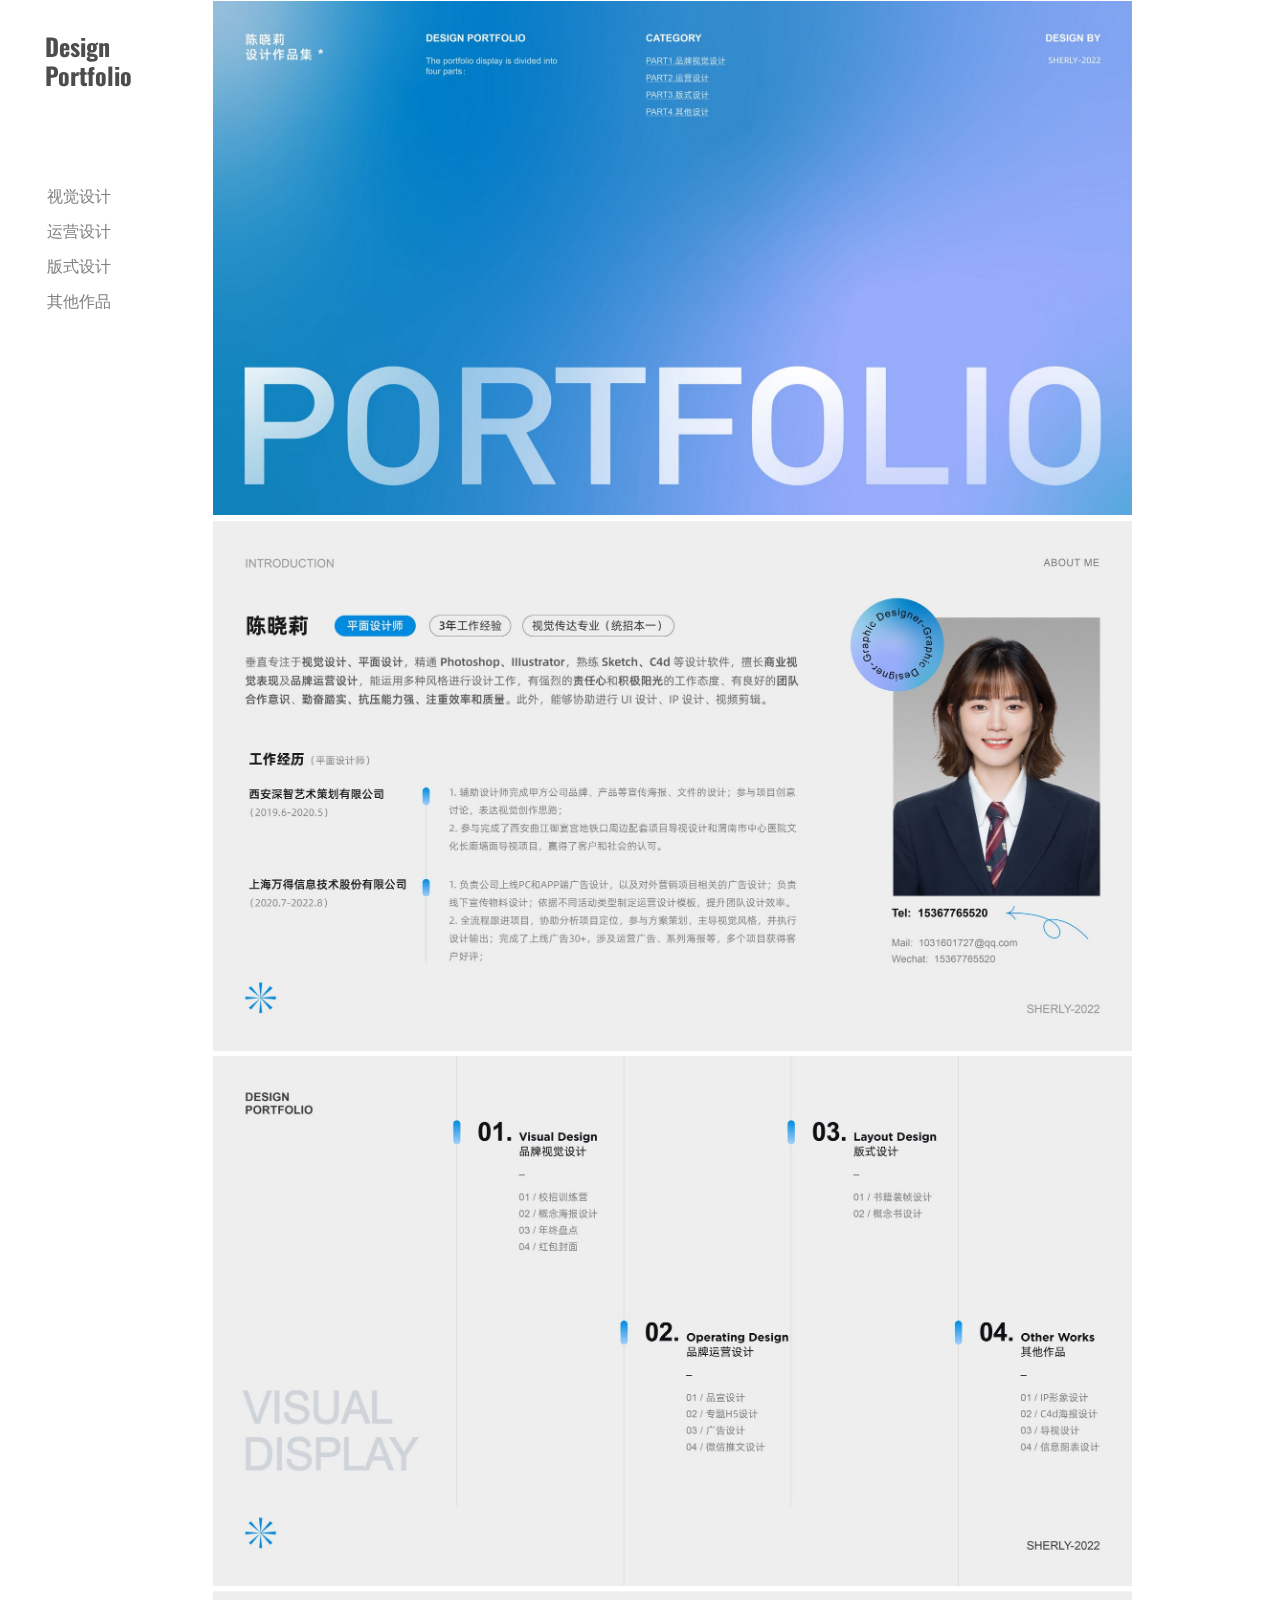
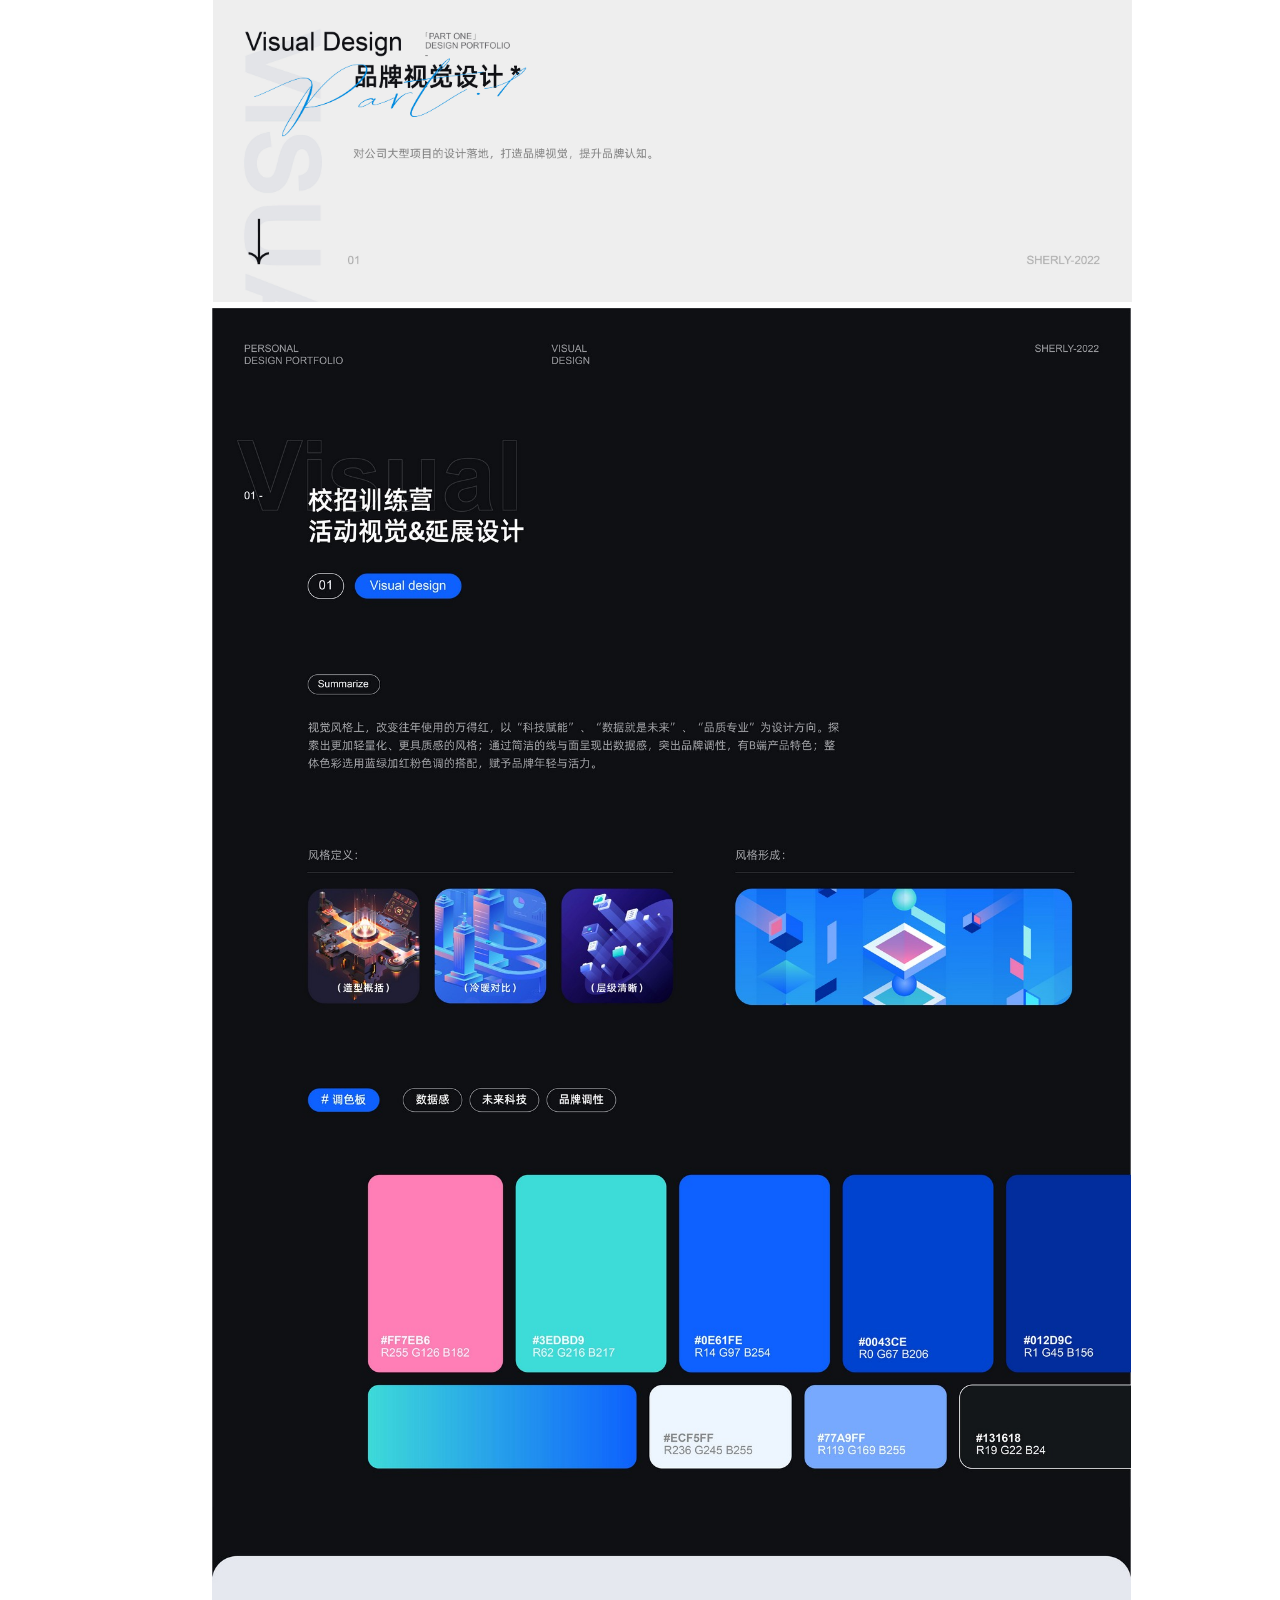
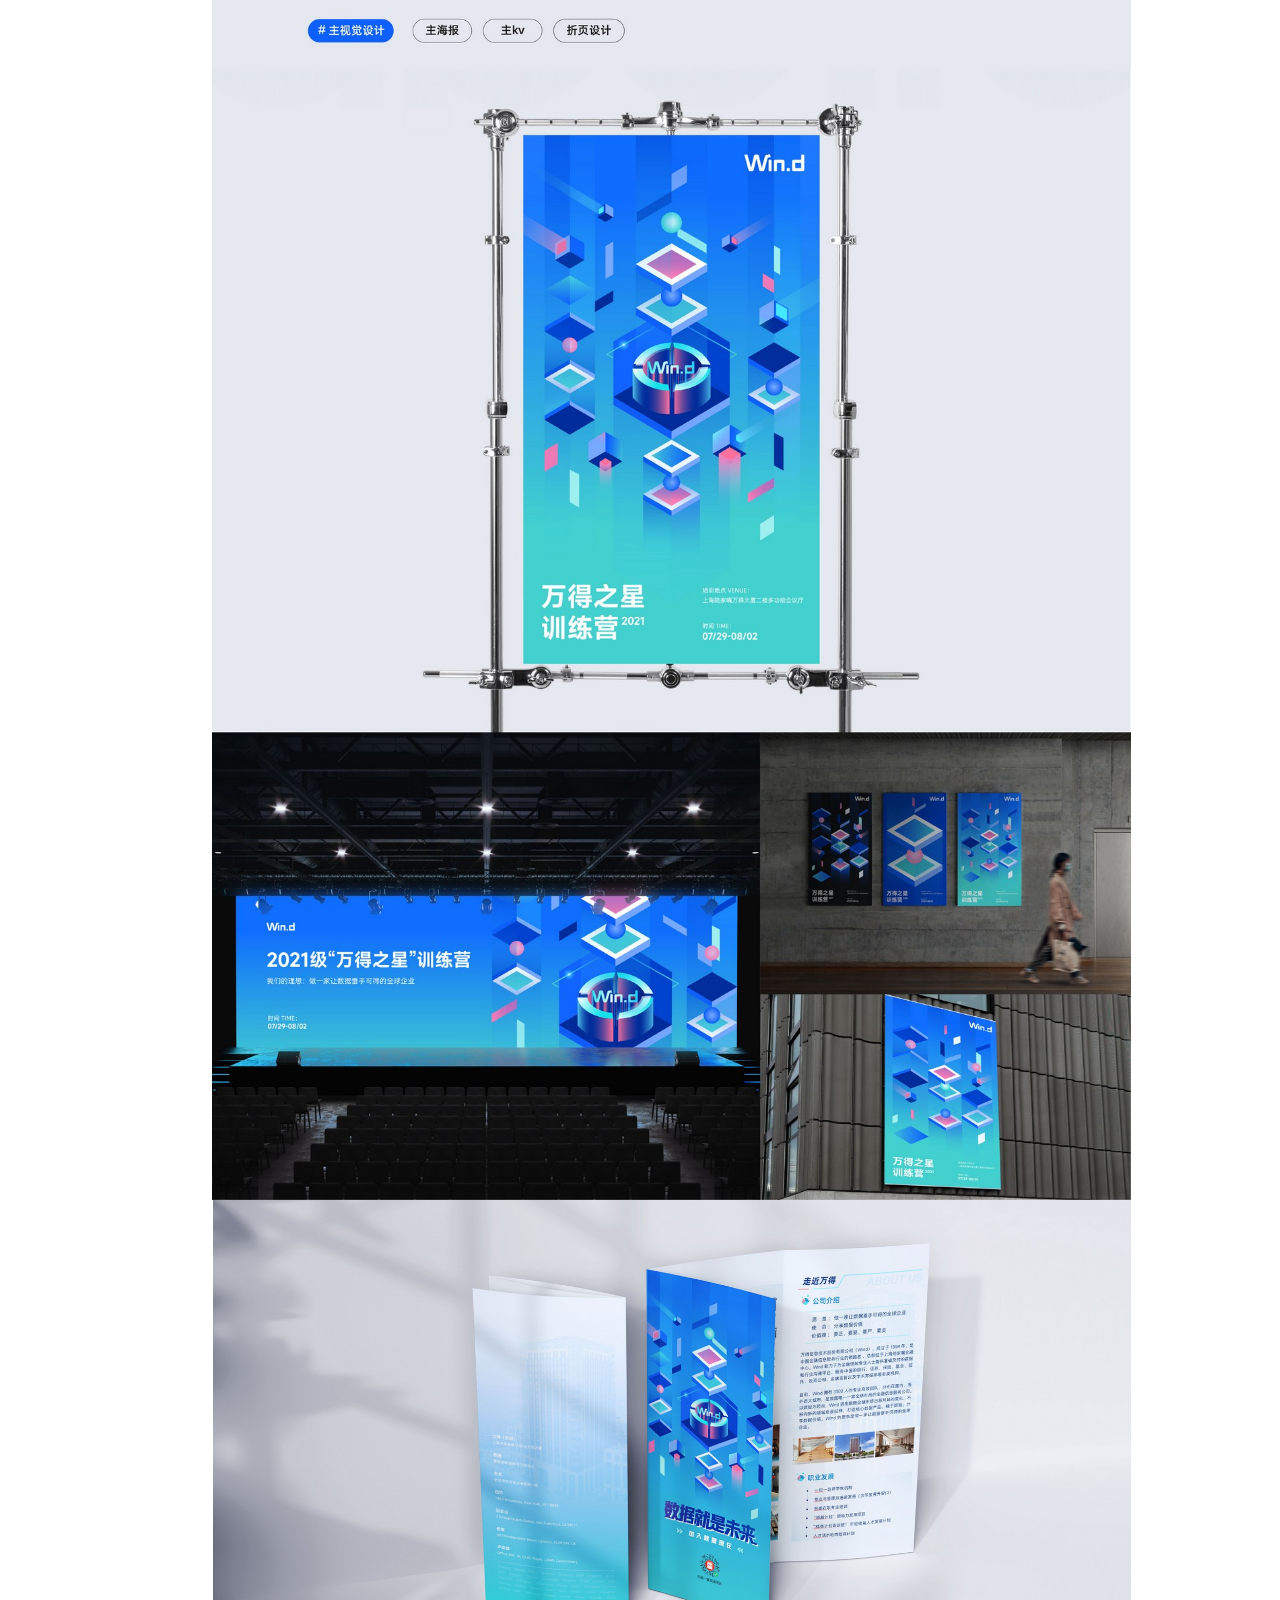
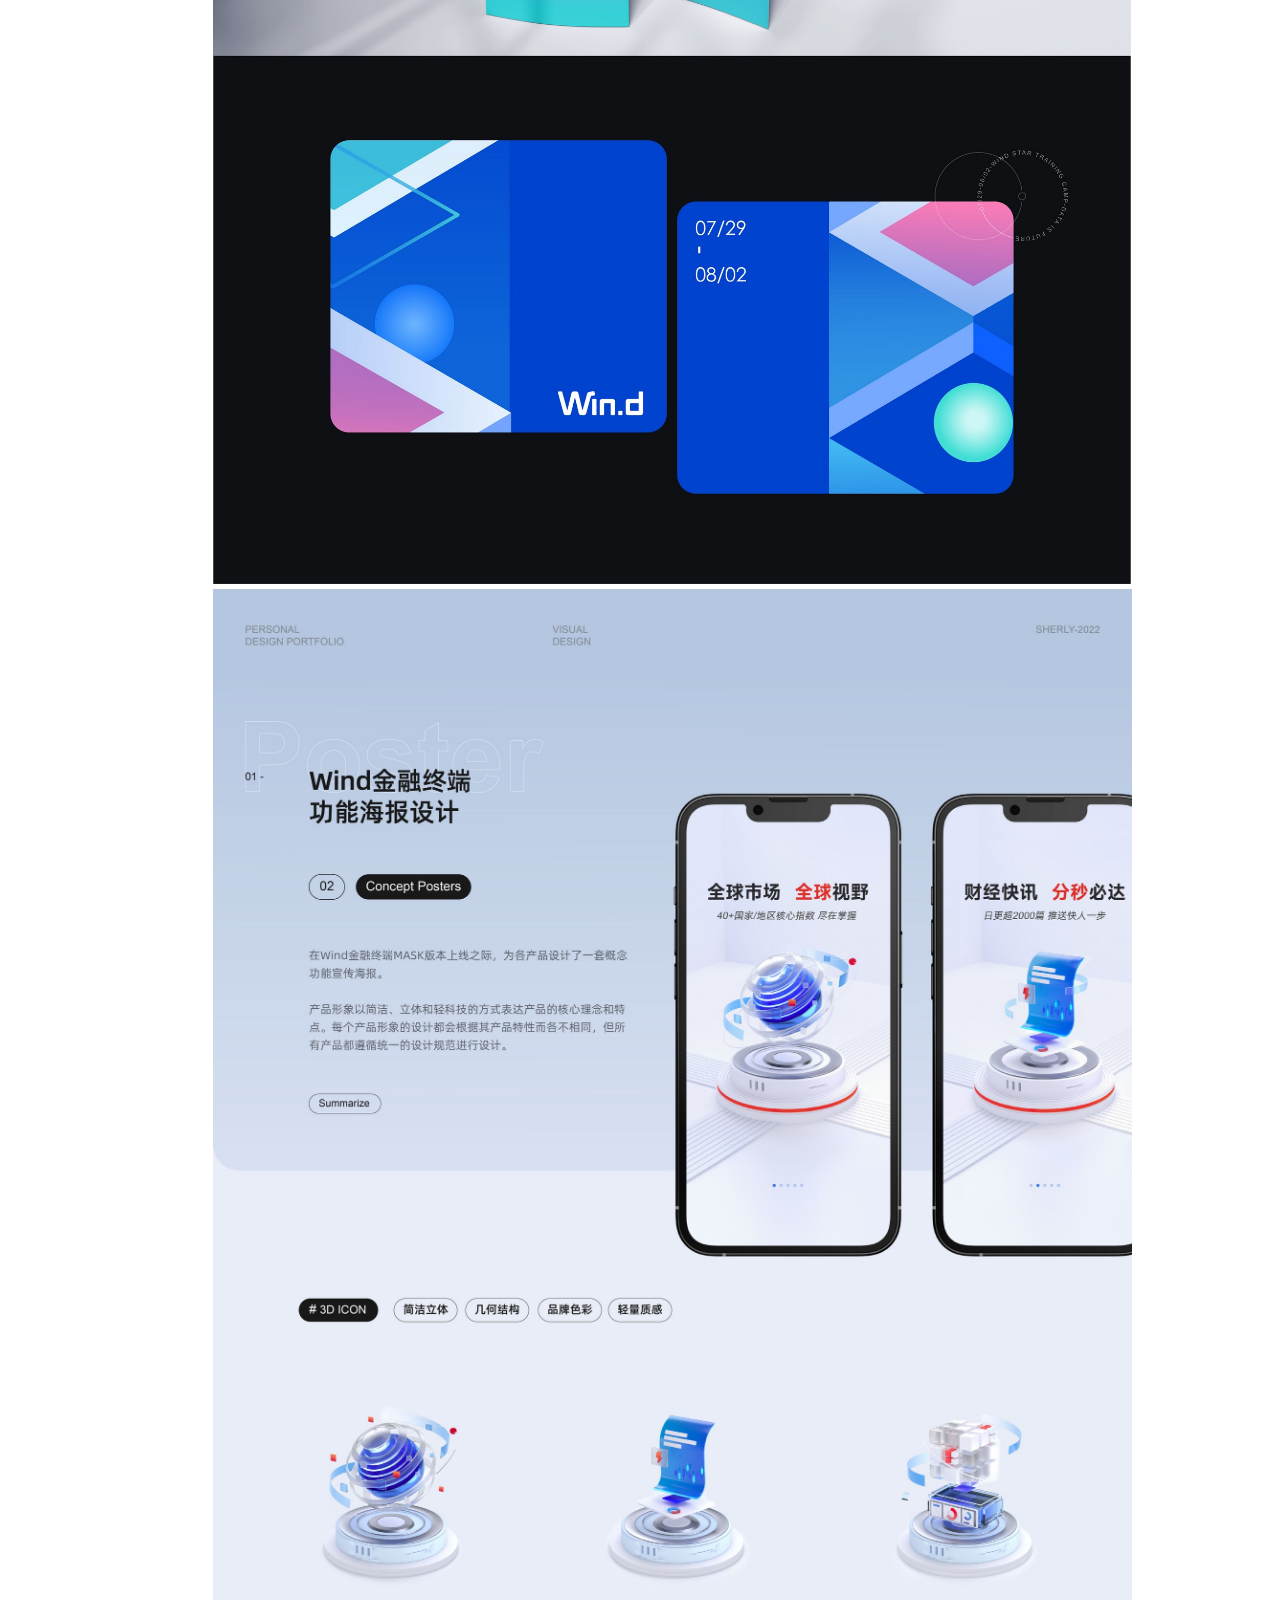
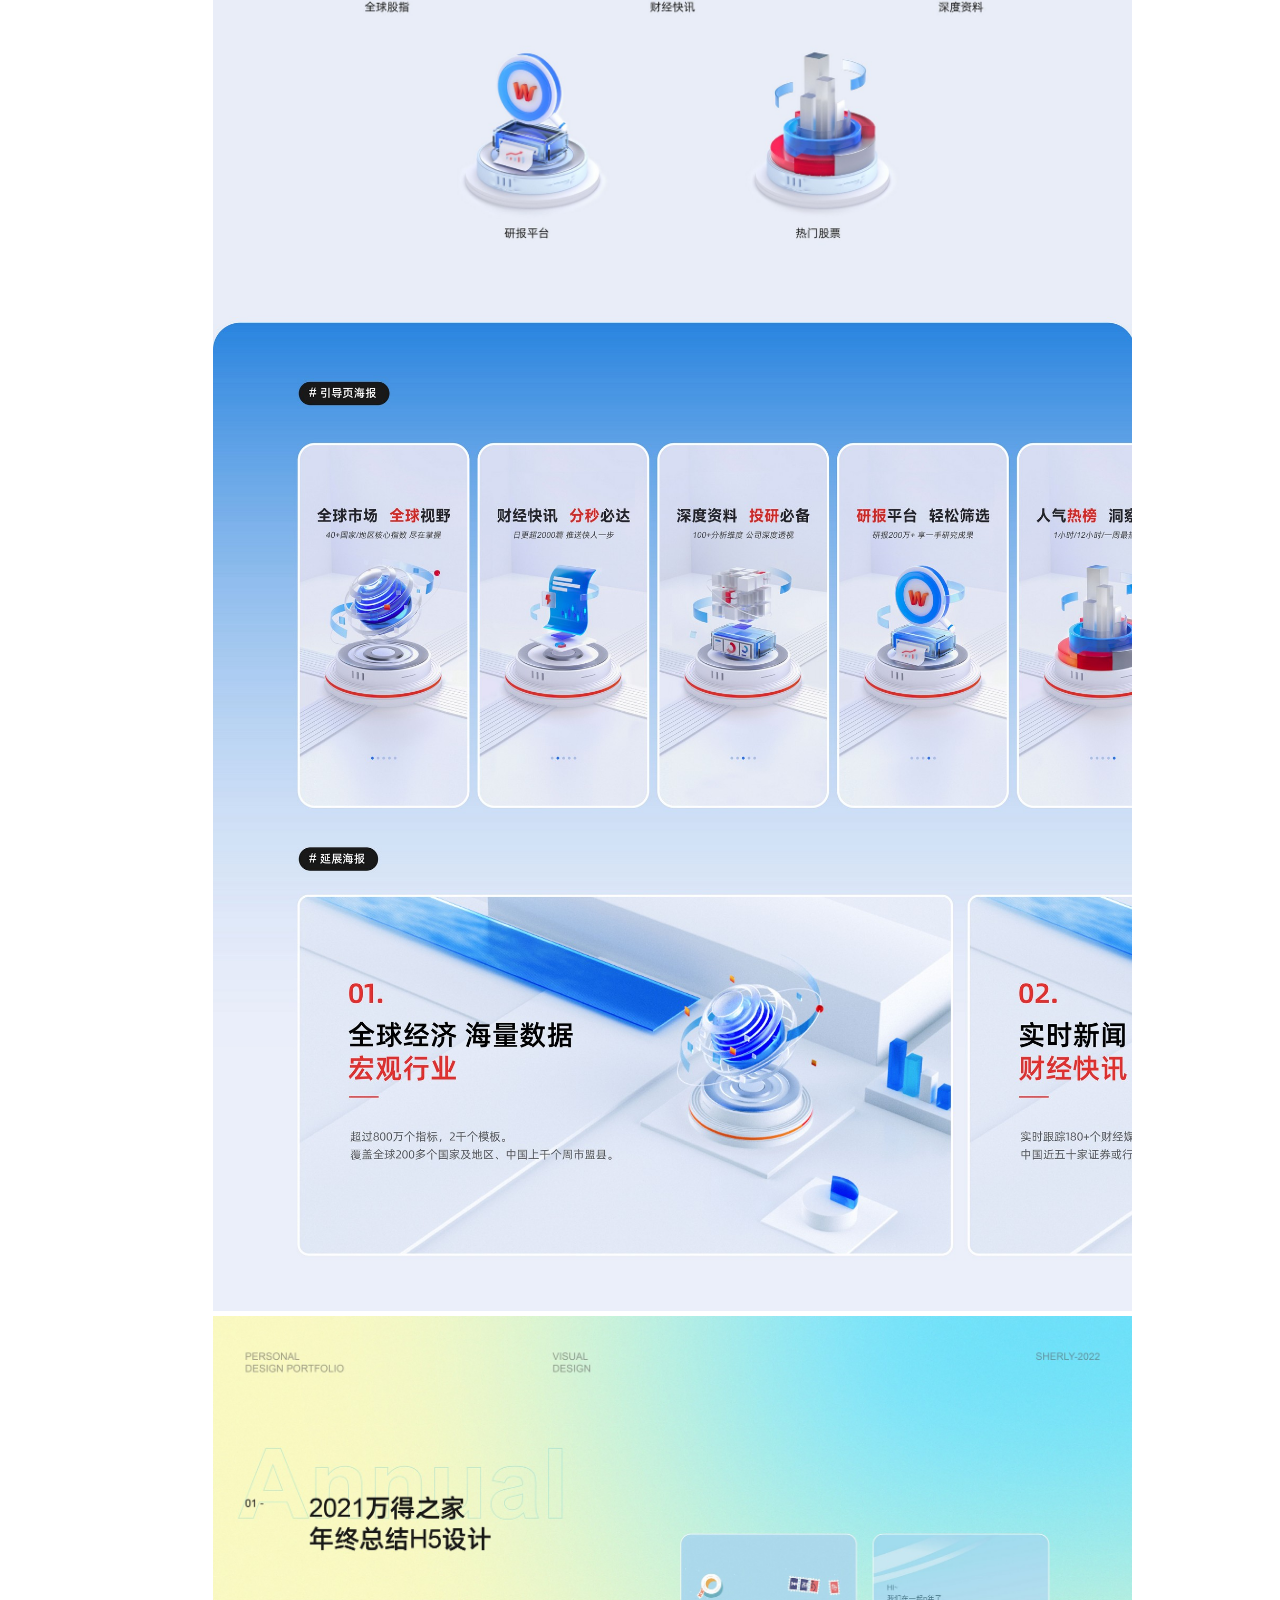
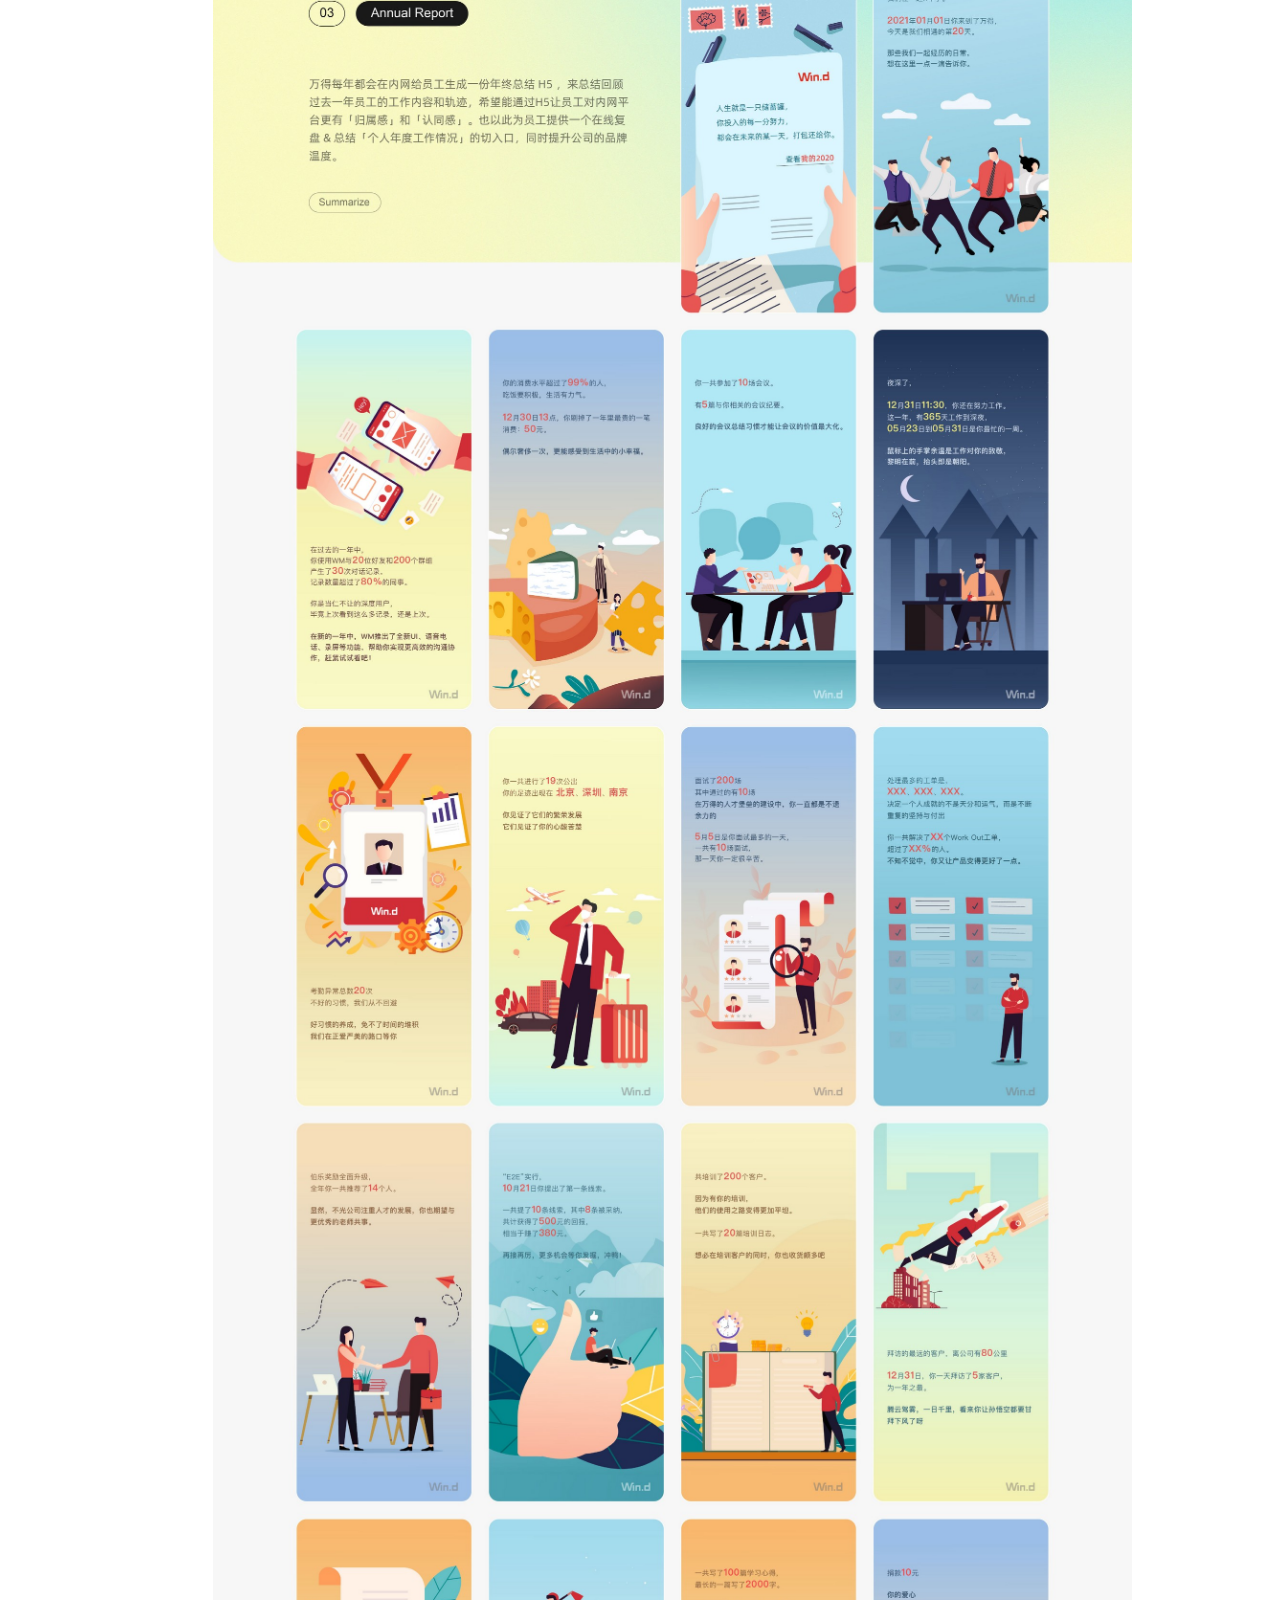
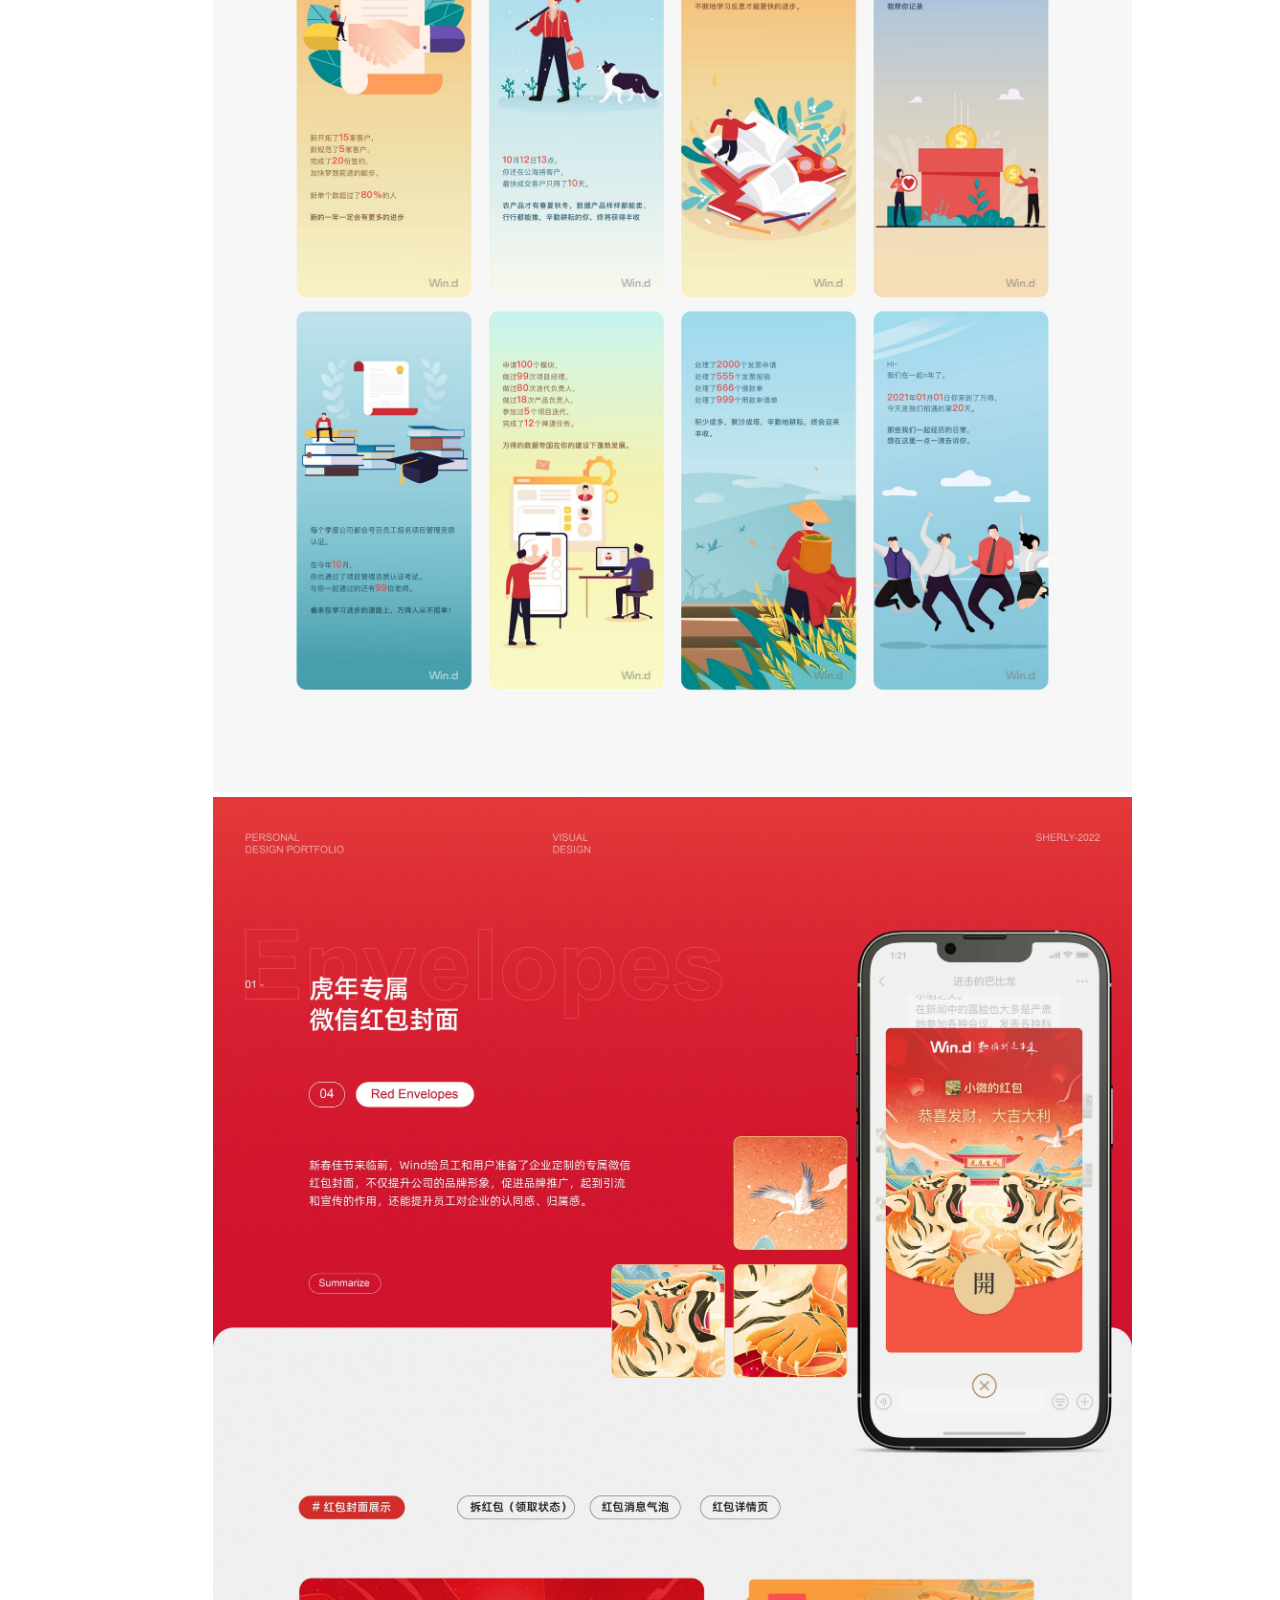
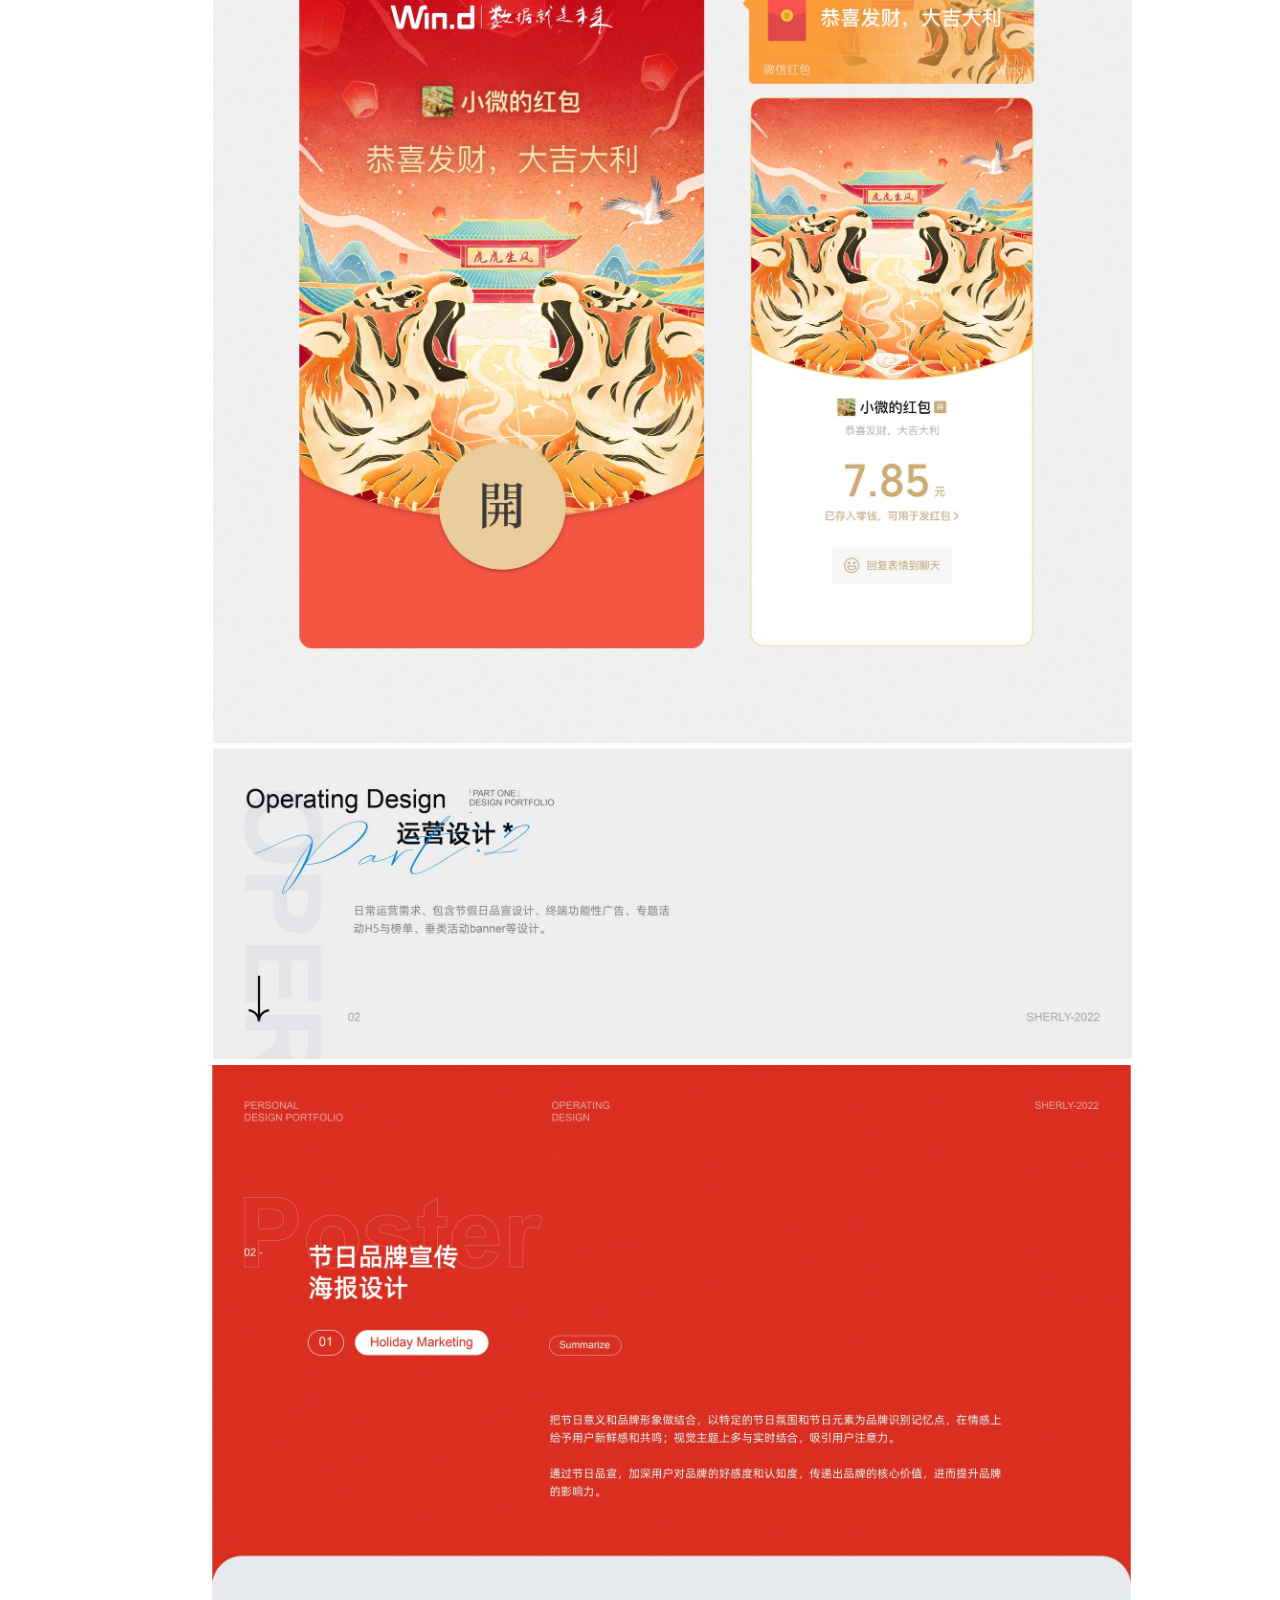
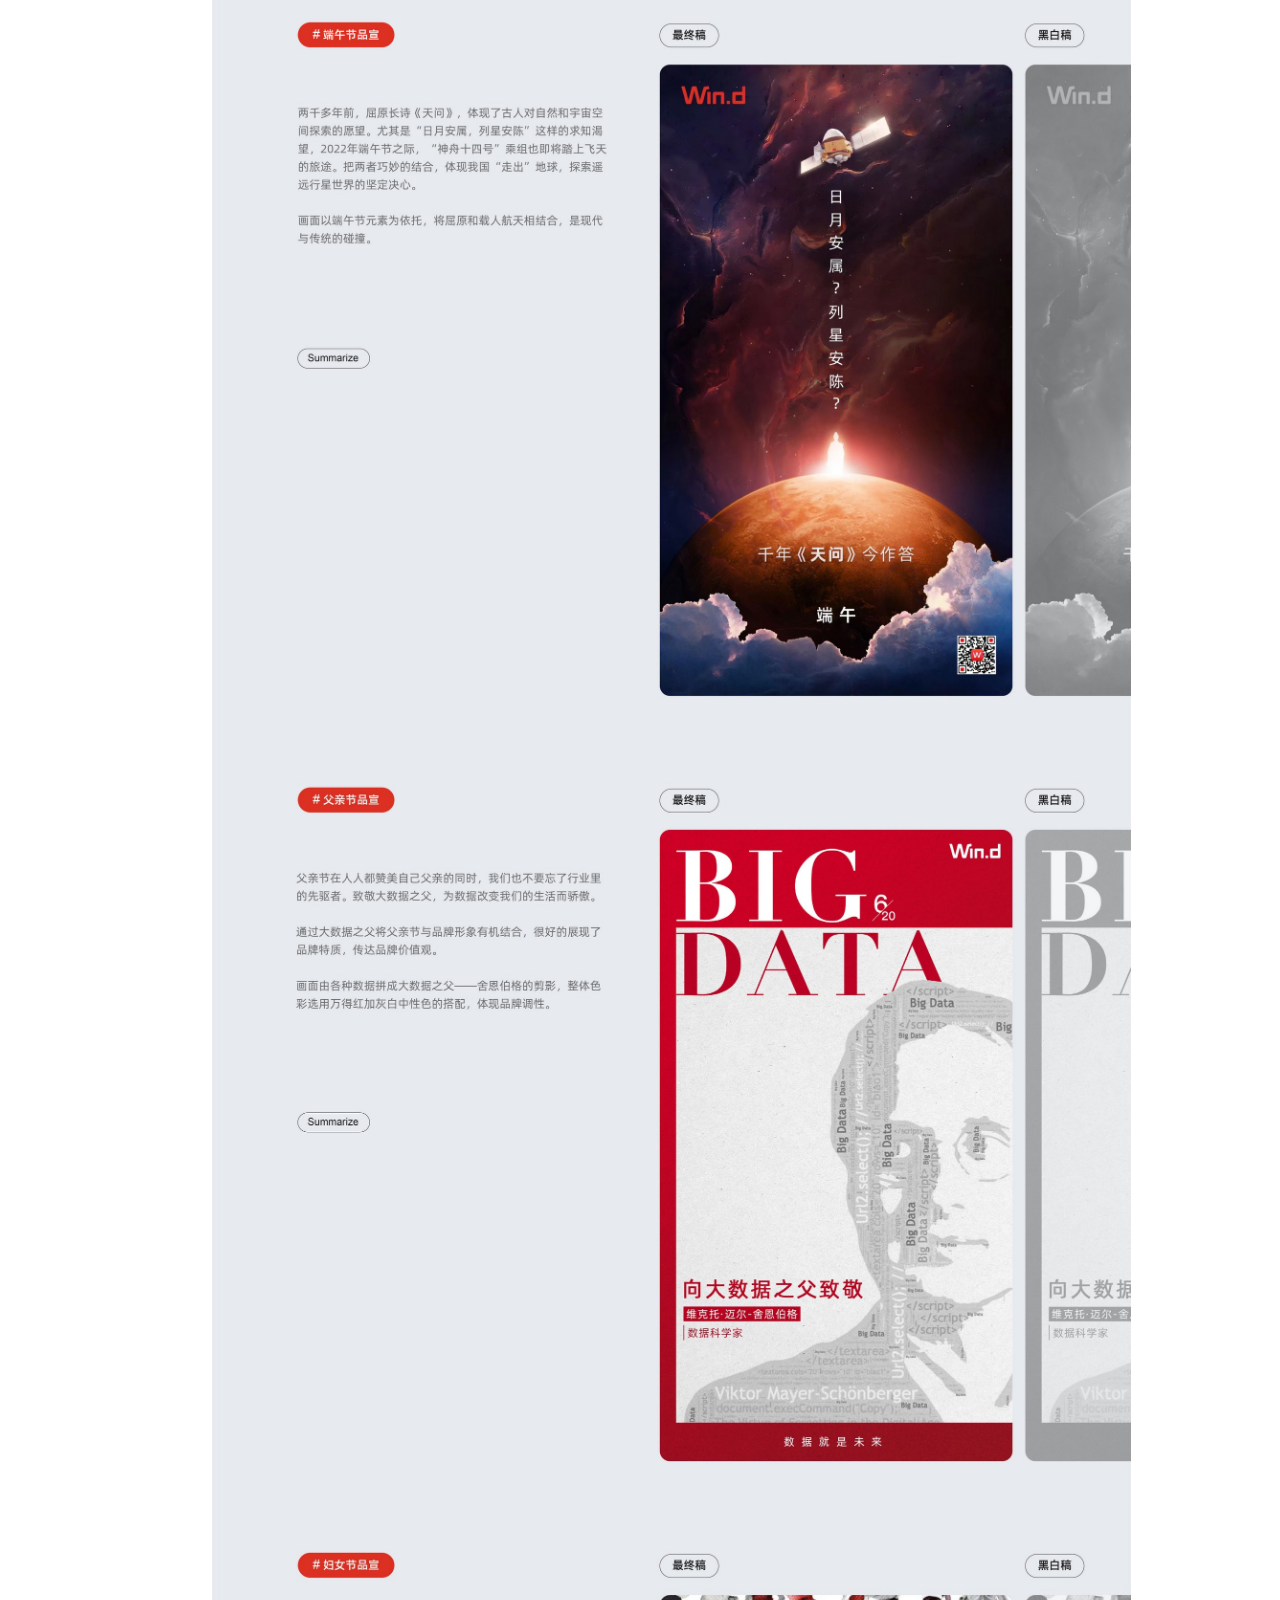
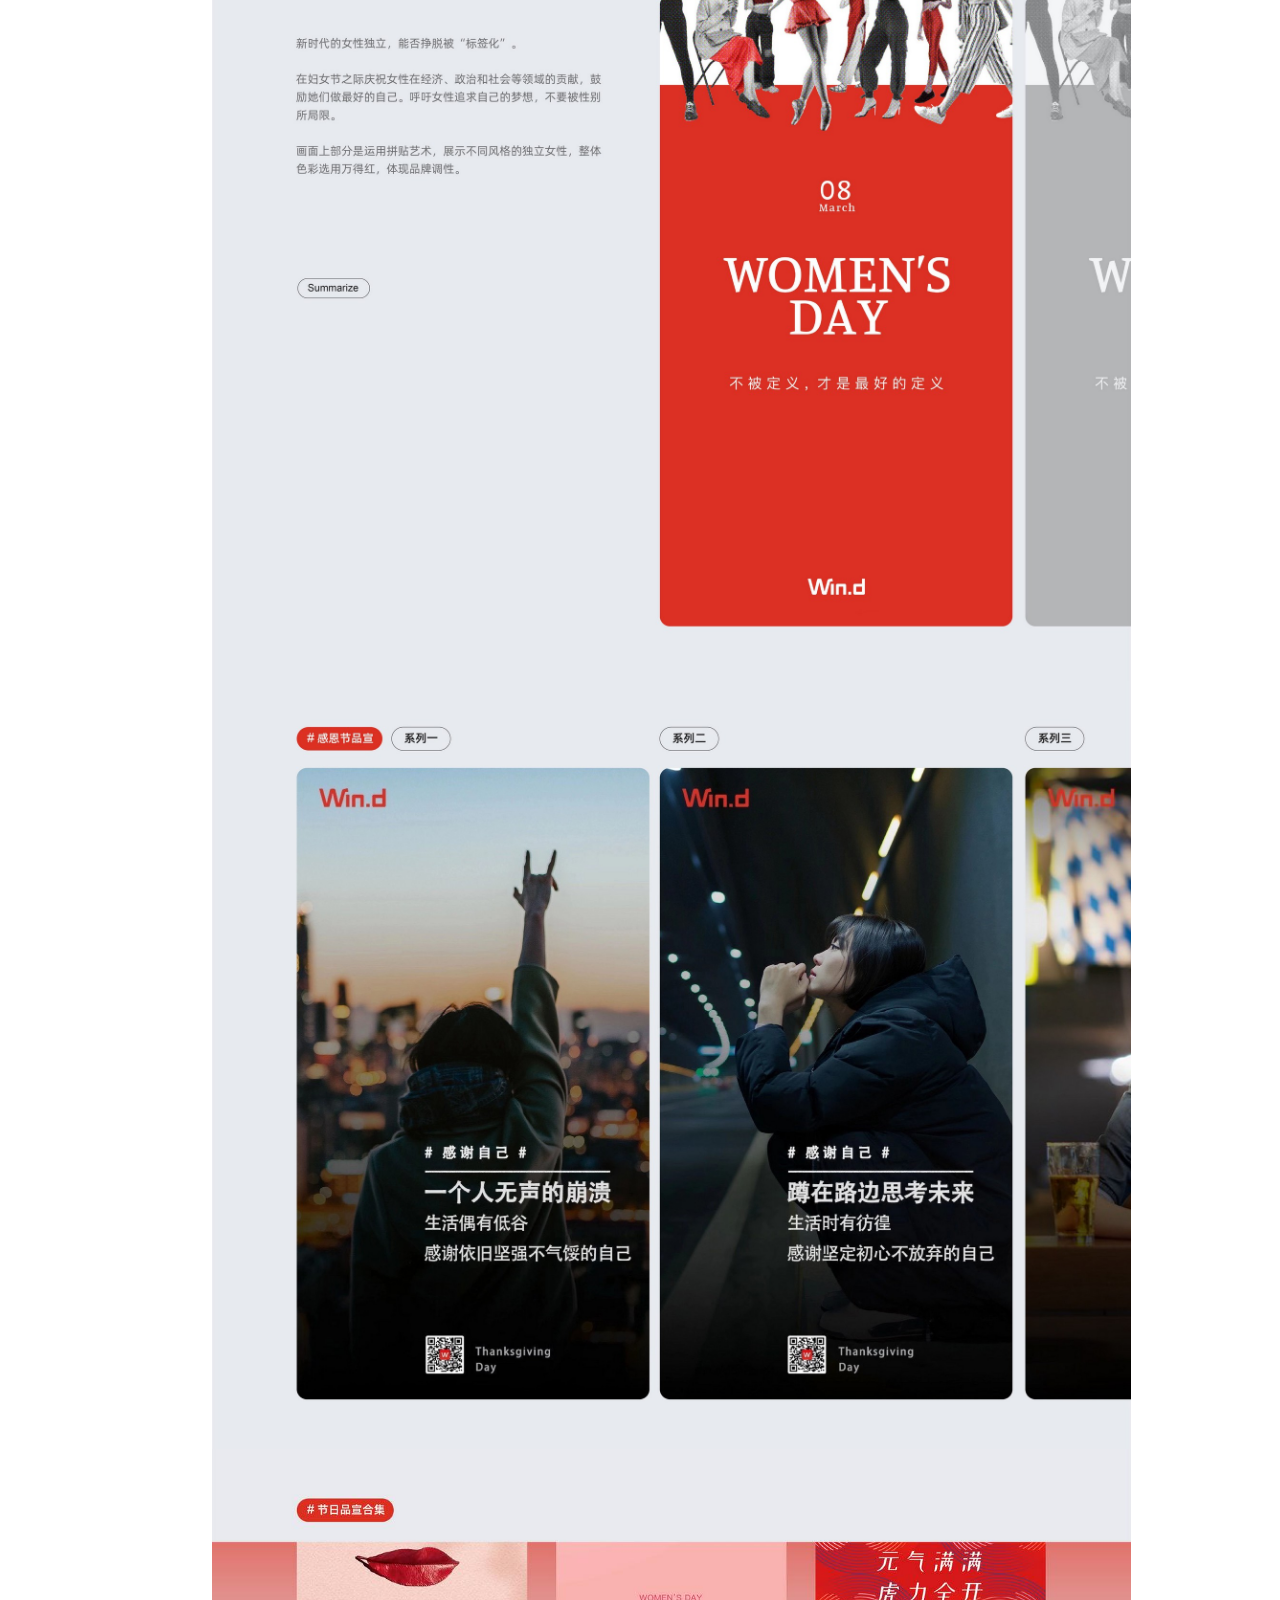
<file: index.html>
<!DOCTYPE html>
<html style="font-size: 16px;" lang="en"><head>
    <meta name="viewport" content="width=device-width, initial-scale=1.0">
    <meta charset="utf-8">
    <meta name="keywords" content="">
    <meta name="description" content="">
    <title>Home</title>
    <link rel="stylesheet" href="nicepage.css" media="screen">
<link rel="stylesheet" href="Home.css" media="screen">
    <script class="u-script" type="text/javascript" src="jquery.js" defer=""></script>
    <script class="u-script" type="text/javascript" src="nicepage.js" defer=""></script>
    <meta name="generator" content="Nicepage 4.19.3, nicepage.com">
    <link id="u-theme-google-font" rel="stylesheet" href="https://fonts.googleapis.com/css?family=Roboto:100,100i,300,300i,400,400i,500,500i,700,700i,900,900i|Open+Sans:300,300i,400,400i,500,500i,600,600i,700,700i,800,800i">
    <link id="u-page-google-font" rel="stylesheet" href="https://fonts.googleapis.com/css?family=Oswald:200,300,400,500,600,700|Lato:100,100i,300,300i,400,400i,700,700i,900,900i">
    
    
    
    
    
    
    
    
    
    
    
    
    
    
    
    
    
    
    
    
    
    
    
    
    
    
    
    <script type="application/ld+json">{
		"@context": "http://schema.org",
		"@type": "Organization",
		"name": "",
		"sameAs": [
				"Home.html",
				"Home.html",
				"Home.html"
		]
}</script>
    <meta name="theme-color" content="#478ac9">
    <meta property="og:title" content="Home">
    <meta property="og:type" content="website">
  </head>
  <body data-home-page="Home.html" data-home-page-title="Home" class="u-body u-overlap u-overlap-transparent u-xl-mode" data-lang="en"><header class="u-clearfix u-header u-sticky u-sticky-f39f u-header" id="sec-c7d0" data-animation-name="" data-animation-duration="0" data-animation-delay="0" data-animation-direction=""><div class="u-clearfix u-sheet u-sheet-1">
        <p class="u-custom-font u-font-oswald u-text u-text-default u-text-grey-70 u-text-1">
          <a class="u-active-none u-border-none u-btn u-button-link u-button-style u-hover-none u-none u-text-grey-70 u-text-hover-palette-1-base u-btn-1" href="Home.html">Design<br>Portfolio
          </a>
        </p>
        <nav class="u-menu u-menu-one-level u-offcanvas u-menu-1" data-responsive-from="MD">
          <div class="menu-collapse" style="font-size: 1rem; letter-spacing: 0px;">
            <a class="u-button-style u-custom-left-right-menu-spacing u-custom-padding-bottom u-custom-text-active-color u-custom-text-color u-custom-top-bottom-menu-spacing u-nav-link u-text-active-palette-1-base u-text-hover-palette-2-base" href="#">
              <svg class="u-svg-link" viewBox="0 0 24 24"><use xmlns:xlink="http://www.w3.org/1999/xlink" xlink:href="#svg-9399"></use></svg>
              <svg class="u-svg-content" version="1.1" id="svg-9399" viewBox="0 0 16 16" x="0px" y="0px" xmlns:xlink="http://www.w3.org/1999/xlink" xmlns="http://www.w3.org/2000/svg"><g><rect y="1" width="16" height="2"></rect><rect y="7" width="16" height="2"></rect><rect y="13" width="16" height="2"></rect>
</g></svg>
            </a>
          </div>
          <div class="u-custom-menu u-nav-container">
            <ul class="u-nav u-unstyled u-nav-1"><li class="u-nav-item"><a class="u-button-style u-nav-link u-text-active-palette-1-base u-text-grey-50 u-text-hover-palette-2-base" href="视觉设计.html" style="padding: 10px 20px;">视觉设计</a>
</li></ul>
          </div>
          <div class="u-custom-menu u-nav-container-collapse">
            <div class="u-black u-container-style u-inner-container-layout u-opacity u-opacity-95 u-sidenav">
              <div class="u-inner-container-layout u-sidenav-overflow">
                <div class="u-menu-close"></div>
                <ul class="u-align-center u-nav u-popupmenu-items u-unstyled u-nav-2"><li class="u-nav-item"><a class="u-button-style u-nav-link" href="视觉设计.html">视觉设计</a>
</li></ul>
              </div>
            </div>
            <div class="u-black u-menu-overlay u-opacity u-opacity-70"></div>
          </div>
        </nav>
        <nav class="u-menu u-menu-one-level u-offcanvas u-menu-2" data-responsive-from="MD">
          <div class="menu-collapse" style="font-size: 1rem; letter-spacing: 0px;">
            <a class="u-button-style u-custom-left-right-menu-spacing u-custom-padding-bottom u-custom-text-color u-custom-top-bottom-menu-spacing u-nav-link u-text-active-palette-1-base u-text-hover-palette-2-base" href="#">
              <svg class="u-svg-link" viewBox="0 0 24 24"><use xmlns:xlink="http://www.w3.org/1999/xlink" xlink:href="#svg-046b"></use></svg>
              <svg class="u-svg-content" version="1.1" id="svg-046b" viewBox="0 0 16 16" x="0px" y="0px" xmlns:xlink="http://www.w3.org/1999/xlink" xmlns="http://www.w3.org/2000/svg"><g><rect y="1" width="16" height="2"></rect><rect y="7" width="16" height="2"></rect><rect y="13" width="16" height="2"></rect>
</g></svg>
            </a>
          </div>
          <div class="u-custom-menu u-nav-container">
            <ul class="u-nav u-unstyled u-nav-3"><li class="u-nav-item"><a class="u-button-style u-nav-link u-text-active-palette-1-base u-text-grey-50 u-text-hover-palette-2-base" href="运营设计.html" style="padding: 10px 20px;">运营设计</a>
</li></ul>
          </div>
          <div class="u-custom-menu u-nav-container-collapse">
            <div class="u-black u-container-style u-inner-container-layout u-opacity u-opacity-95 u-sidenav">
              <div class="u-inner-container-layout u-sidenav-overflow">
                <div class="u-menu-close"></div>
                <ul class="u-align-center u-nav u-popupmenu-items u-unstyled u-nav-4"><li class="u-nav-item"><a class="u-button-style u-nav-link" href="运营设计.html">运营设计</a>
</li></ul>
              </div>
            </div>
            <div class="u-black u-menu-overlay u-opacity u-opacity-70"></div>
          </div>
        </nav>
        <nav class="u-menu u-menu-one-level u-offcanvas u-menu-3" data-responsive-from="MD">
          <div class="menu-collapse" style="font-size: 1rem; letter-spacing: 0px;">
            <a class="u-button-style u-custom-left-right-menu-spacing u-custom-padding-bottom u-custom-text-color u-custom-top-bottom-menu-spacing u-nav-link u-text-active-palette-1-base u-text-hover-palette-2-base" href="#">
              <svg class="u-svg-link" viewBox="0 0 24 24"><use xmlns:xlink="http://www.w3.org/1999/xlink" xlink:href="#svg-599a"></use></svg>
              <svg class="u-svg-content" version="1.1" id="svg-599a" viewBox="0 0 16 16" x="0px" y="0px" xmlns:xlink="http://www.w3.org/1999/xlink" xmlns="http://www.w3.org/2000/svg"><g><rect y="1" width="16" height="2"></rect><rect y="7" width="16" height="2"></rect><rect y="13" width="16" height="2"></rect>
</g></svg>
            </a>
          </div>
          <div class="u-custom-menu u-nav-container">
            <ul class="u-nav u-unstyled u-nav-5"><li class="u-nav-item"><a class="u-button-style u-nav-link u-text-active-palette-1-base u-text-grey-50 u-text-hover-palette-2-base" href="版式设计.html" style="padding: 10px 20px;">版式设计</a>
</li></ul>
          </div>
          <div class="u-custom-menu u-nav-container-collapse">
            <div class="u-black u-container-style u-inner-container-layout u-opacity u-opacity-95 u-sidenav">
              <div class="u-inner-container-layout u-sidenav-overflow">
                <div class="u-menu-close"></div>
                <ul class="u-align-center u-nav u-popupmenu-items u-unstyled u-nav-6"><li class="u-nav-item"><a class="u-button-style u-nav-link" href="版式设计.html">版式设计</a>
</li></ul>
              </div>
            </div>
            <div class="u-black u-menu-overlay u-opacity u-opacity-70"></div>
          </div>
        </nav>
        <nav class="u-menu u-menu-one-level u-offcanvas u-menu-4" data-responsive-from="MD">
          <div class="menu-collapse" style="font-size: 1rem; letter-spacing: 0px;">
            <a class="u-button-style u-custom-left-right-menu-spacing u-custom-padding-bottom u-custom-text-color u-custom-top-bottom-menu-spacing u-nav-link u-text-active-palette-1-base u-text-hover-palette-2-base" href="#">
              <svg class="u-svg-link" viewBox="0 0 24 24"><use xmlns:xlink="http://www.w3.org/1999/xlink" xlink:href="#svg-b179"></use></svg>
              <svg class="u-svg-content" version="1.1" id="svg-b179" viewBox="0 0 16 16" x="0px" y="0px" xmlns:xlink="http://www.w3.org/1999/xlink" xmlns="http://www.w3.org/2000/svg"><g><rect y="1" width="16" height="2"></rect><rect y="7" width="16" height="2"></rect><rect y="13" width="16" height="2"></rect>
</g></svg>
            </a>
          </div>
          <div class="u-custom-menu u-nav-container">
            <ul class="u-nav u-unstyled u-nav-7"><li class="u-nav-item"><a class="u-button-style u-nav-link u-text-active-palette-1-base u-text-grey-50 u-text-hover-palette-2-base" href="其他作品.html" style="padding: 10px 20px;">其他作品</a>
</li></ul>
          </div>
          <div class="u-custom-menu u-nav-container-collapse">
            <div class="u-black u-container-style u-inner-container-layout u-opacity u-opacity-95 u-sidenav">
              <div class="u-inner-container-layout u-sidenav-overflow">
                <div class="u-menu-close"></div>
                <ul class="u-align-center u-nav u-popupmenu-items u-unstyled u-nav-8"><li class="u-nav-item"><a class="u-button-style u-nav-link" href="其他作品.html">其他作品</a>
</li></ul>
              </div>
            </div>
            <div class="u-black u-menu-overlay u-opacity u-opacity-70"></div>
          </div>
        </nav>
      </div></header>
    <section class="u-clearfix u-section-1" id="sec-d57a">
      <div class="u-align-left u-clearfix u-sheet u-valign-middle u-sheet-1">
        <img class="u-align-center u-image u-image-default u-preserve-proportions u-image-1" src="images/0926-01.jpg" alt="" data-image-width="5334" data-image-height="2995">
      </div>
    </section>
    <section class="u-clearfix u-section-2" id="sec-5ba8">
      <div class="u-clearfix u-sheet u-valign-middle u-sheet-1">
        <img class="u-align-center u-image u-image-default u-preserve-proportions u-image-1" src="images/0926-02.jpg" alt="" data-image-width="5334" data-image-height="3093">
      </div>
    </section>
    <section class="u-clearfix u-section-3" id="sec-ddad">
      <div class="u-align-left u-clearfix u-sheet u-valign-middle u-sheet-1">
        <img class="u-image u-image-default u-preserve-proportions u-image-1" src="images/0926-03.jpg" alt="" data-image-width="5334" data-image-height="3092">
      </div>
    </section>
    <section class="u-clearfix u-section-4" id="sec-811c">
      <div class="u-clearfix u-sheet u-valign-middle u-sheet-1">
        <img class="u-align-center u-image u-image-default u-preserve-proportions u-image-1" src="images/0926-04.jpg" alt="" data-image-width="5334" data-image-height="1807">
      </div>
    </section>
    <section class="u-clearfix u-section-5" id="sec-4d82">
      <div class="u-align-left u-clearfix u-sheet u-valign-middle u-sheet-1">
        <img class="u-image u-image-default u-preserve-proportions u-image-1" src="images/0926.05.01-05-05.jpg" alt="" data-image-width="5334" data-image-height="6968">
        <img class="u-image u-image-default u-preserve-proportions u-image-2" src="images/0926.05.02-05.jpg" alt="" data-image-width="5334" data-image-height="7505">
        <img class="u-image u-image-default u-preserve-proportions u-image-3" src="images/0926.05.03-05.jpg" alt="" data-image-width="5334" data-image-height="5726">
      </div>
    </section>
    <section class="u-clearfix u-section-6" id="sec-4be5">
      <div class="u-clearfix u-sheet u-valign-middle u-sheet-1">
        <img class="u-image u-image-default u-preserve-proportions u-image-1" src="images/0926.06.01-06.jpg" alt="" data-image-width="5334" data-image-height="3964">
        <img class="u-image u-image-default u-preserve-proportions u-image-2" src="images/0926.06.02-06.jpg" alt="" data-image-width="5334" data-image-height="3648">
        <img class="u-image u-image-default u-preserve-proportions u-image-3" src="images/0926.06.03-06.jpg" alt="" data-image-width="5334" data-image-height="5876">
      </div>
    </section>
    <section class="u-clearfix u-section-7" id="sec-8db7">
      <div class="u-clearfix u-sheet u-valign-middle u-sheet-1">
        <img class="u-image u-image-default u-preserve-proportions u-image-1" src="images/0926.07.01-07.jpg" alt="" data-image-width="5334" data-image-height="3521">
        <img class="u-image u-image-default u-preserve-proportions u-image-2" src="images/0926.07.02-07.jpg" alt="" data-image-width="5334" data-image-height="4608">
        <img class="u-image u-image-default u-preserve-proportions u-image-3" src="images/0926.07.03-07.jpg" alt="" data-image-width="5334" data-image-height="4585">
        <img class="u-image u-image-default u-preserve-proportions u-image-4" src="images/0926.07.04-07.jpg" alt="" data-image-width="5334" data-image-height="2833">
      </div>
    </section>
    <section class="u-clearfix u-section-8" id="sec-4ef1">
      <div class="u-align-left u-clearfix u-sheet u-valign-middle u-sheet-1">
        <img class="u-image u-image-default u-preserve-proportions u-image-1" src="images/0926.08.01-08.jpg" alt="" data-image-width="5334" data-image-height="3981">
        <img class="u-image u-image-default u-preserve-proportions u-image-2" src="images/0926.08.02-08-08.jpg" alt="" data-image-width="5334" data-image-height="4998">
      </div>
    </section>
    <section class="u-clearfix u-section-9" id="sec-57c3">
      <div class="u-clearfix u-sheet u-valign-middle u-sheet-1">
        <img class="u-image u-image-default u-preserve-proportions u-image-1" src="images/0926-09.jpg" alt="" data-image-width="5335" data-image-height="1807">
      </div>
    </section>
    <section class="u-clearfix u-section-10" id="sec-9c03">
      <div class="u-clearfix u-sheet u-valign-middle u-sheet-1">
        <img class="u-image u-image-default u-preserve-proportions u-image-1" src="images/0926.10.01-10.jpg" alt="" data-image-width="5335" data-image-height="3041">
        <img class="u-image u-image-default u-preserve-proportions u-image-2" src="images/0926.10.02-10.jpg" alt="" data-image-width="5335" data-image-height="4356">
        <img class="u-image u-image-default u-preserve-proportions u-image-3" src="images/0926.10.03-10.jpg" alt="" data-image-width="5335" data-image-height="4465">
        <img class="u-image u-image-default u-preserve-proportions u-image-4" src="images/0926.10.04-10.jpg" alt="" data-image-width="5335" data-image-height="4507">
        <img class="u-image u-image-default u-preserve-proportions u-image-5" src="images/0926.10.05-10.jpg" alt="" data-image-width="5335" data-image-height="4459">
        <img class="u-image u-image-default u-preserve-proportions u-image-6" src="images/0926.10.06-10.jpg" alt="" data-image-width="5335" data-image-height="7953">
      </div>
    </section>
    <section class="u-clearfix u-section-11" id="sec-4e9d">
      <div class="u-clearfix u-sheet u-valign-middle u-sheet-1">
        <img class="u-image u-image-default u-preserve-proportions u-image-1" src="images/0926.11.01-11.jpg" alt="" data-image-width="5335" data-image-height="3894">
        <img class="u-image u-image-default u-preserve-proportions u-image-2" src="images/0926.11.02-11.jpg" alt="" data-image-width="5335" data-image-height="3876">
      </div>
    </section>
    <section class="u-clearfix u-section-12" id="sec-92ba">
      <div class="u-clearfix u-sheet u-valign-middle u-sheet-1">
        <img class="u-image u-image-default u-preserve-proportions u-image-1" src="images/0926.12.01-12.jpg" alt="" data-image-width="5334" data-image-height="3918">
        <img class="u-image u-image-default u-preserve-proportions u-image-2" src="images/0926.12.02-12.jpg" alt="" data-image-width="5334" data-image-height="3958">
      </div>
    </section>
    <section class="u-clearfix u-section-13" id="sec-a9aa">
      <div class="u-clearfix u-sheet u-valign-middle u-sheet-1">
        <img class="u-image u-image-default u-preserve-proportions u-image-1" src="images/0926.13.01-13.jpg" alt="" data-image-width="5335" data-image-height="3891">
        <img class="u-image u-image-default u-preserve-proportions u-image-2" src="images/0926.13.02-13.jpg" alt="" data-image-width="5335" data-image-height="3998">
      </div>
    </section>
    <section class="u-clearfix u-section-14" id="sec-a860">
      <div class="u-clearfix u-sheet u-valign-middle u-sheet-1">
        <img class="u-image u-image-default u-preserve-proportions u-image-1" src="images/0926.14.01-14.jpg" alt="" data-image-width="5334" data-image-height="4523">
        <img class="u-image u-image-default u-preserve-proportions u-image-2" src="images/0926.14.02-14.jpg" alt="" data-image-width="5334" data-image-height="4323">
        <img class="u-image u-image-default u-preserve-proportions u-image-3" src="images/0926.14.03-14.jpg" alt="" data-image-width="5334" data-image-height="2980">
        <img class="u-image u-image-default u-preserve-proportions u-image-4" src="images/0926.14.04-14.jpg" alt="" data-image-width="5334" data-image-height="4975">
      </div>
    </section>
    <section class="u-clearfix u-section-15" id="sec-e9d0">
      <div class="u-clearfix u-sheet u-sheet-1">
        <img class="u-image u-image-default u-preserve-proportions u-image-1" src="images/0926.15.01-15.jpg" alt="" data-image-width="5334" data-image-height="5825">
        <img class="u-image u-image-default u-preserve-proportions u-image-2" src="images/0926.15.02-15.jpg" alt="" data-image-width="5334" data-image-height="5454">
        <img class="u-image u-image-default u-preserve-proportions u-image-3" src="images/0926.15.03-15.jpg" alt="" data-image-width="5334" data-image-height="5586">
        <img class="u-image u-image-default u-preserve-proportions u-image-4" src="images/0926.15.04-15.jpg" alt="" data-image-width="5334" data-image-height="5585">
      </div>
    </section>
    <section class="u-clearfix u-section-16" id="sec-d4ce">
      <div class="u-clearfix u-sheet u-valign-middle u-sheet-1">
        <img class="u-image u-image-default u-preserve-proportions u-image-1" src="images/0926.16.01-16.jpg" alt="" data-image-width="5334" data-image-height="3200">
        <img class="u-image u-image-default u-preserve-proportions u-image-2" src="images/0926.16.02-16.jpg" alt="" data-image-width="5334" data-image-height="3907">
        <img class="u-image u-image-default u-preserve-proportions u-image-3" src="images/0926.16.03-16.jpg" alt="" data-image-width="5334" data-image-height="3722">
        <img class="u-image u-image-default u-preserve-proportions u-image-4" src="images/0926.16.04-16.jpg" alt="" data-image-width="5334" data-image-height="4494">
      </div>
    </section>
    <section class="u-clearfix u-section-17" id="sec-e05e">
      <div class="u-clearfix u-sheet u-valign-middle u-sheet-1">
        <img class="u-image u-image-default u-preserve-proportions u-image-1" src="images/0926.17.01-17.jpg" alt="" data-image-width="5334" data-image-height="3077">
        <img class="u-image u-image-default u-preserve-proportions u-image-2" src="images/0926.17.02-17.jpg" alt="" data-image-width="5334" data-image-height="3465">
        <img class="u-image u-image-default u-preserve-proportions u-image-3" src="images/0926.17.03-17.jpg" alt="" data-image-width="5334" data-image-height="3642">
        <img class="u-image u-image-default u-preserve-proportions u-image-4" src="images/0926.17.04-17.jpg" alt="" data-image-width="5334" data-image-height="3618">
        <img class="u-image u-image-default u-preserve-proportions u-image-5" src="images/0926.17.05-17.jpg" alt="" data-image-width="5334" data-image-height="3707">
        <img class="u-image u-image-default u-preserve-proportions u-image-6" src="images/0926.17.06-17.jpg" alt="" data-image-width="5334" data-image-height="3987">
      </div>
    </section>
    <section class="u-clearfix u-section-18" id="sec-436d">
      <div class="u-clearfix u-sheet u-valign-middle u-sheet-1">
        <img class="u-image u-image-default u-preserve-proportions u-image-1" src="images/0926-18.jpg" alt="" data-image-width="5334" data-image-height="1807">
      </div>
    </section>
    <section class="u-clearfix u-section-19" id="sec-9541">
      <div class="u-clearfix u-sheet u-valign-middle u-sheet-1">
        <img class="u-image u-image-default u-preserve-proportions u-image-1" src="images/0926.19.01-19.jpg" alt="" data-image-width="5334" data-image-height="3809">
        <img class="u-image u-image-default u-preserve-proportions u-image-2" src="images/0926.19.02-19.jpg" alt="" data-image-width="5334" data-image-height="5471">
      </div>
    </section>
    <section class="u-clearfix u-section-20" id="sec-d4a7">
      <div class="u-clearfix u-sheet u-valign-middle u-sheet-1">
        <img class="u-image u-image-default u-preserve-proportions u-image-1" src="images/0926.20.01-20.jpg" alt="" data-image-width="5334" data-image-height="5614">
        <img class="u-image u-image-default u-preserve-proportions u-image-2" src="images/0926.20.02-20.jpg" alt="" data-image-width="5334" data-image-height="5086">
        <img class="u-image u-image-default u-preserve-proportions u-image-3" src="images/0926.20.03-20.jpg" alt="" data-image-width="5334" data-image-height="4970">
        <img class="u-image u-image-default u-preserve-proportions u-image-4" src="images/0926.20.04-20.jpg" alt="" data-image-width="5334" data-image-height="6149">
        <img class="u-image u-image-default u-preserve-proportions u-image-5" src="images/0926.20.05-20.jpg" alt="" data-image-width="5334" data-image-height="6935">
        <img class="u-image u-image-default u-preserve-proportions u-image-6" src="images/0926.20.06-20.jpg" alt="" data-image-width="5334" data-image-height="5924">
      </div>
    </section>
    <section class="u-clearfix u-section-21" id="sec-dcbd">
      <div class="u-clearfix u-sheet u-valign-middle u-sheet-1">
        <img class="u-image u-image-default u-preserve-proportions u-image-1" src="images/0926-21.jpg" alt="" data-image-width="5334" data-image-height="1807">
      </div>
    </section>
    <section class="u-clearfix u-section-22" id="sec-232a">
      <div class="u-clearfix u-sheet u-valign-middle u-sheet-1">
        <img class="u-image u-image-default u-preserve-proportions u-image-1" src="images/0926.22.01-22.jpg" alt="" data-image-width="5334" data-image-height="6180">
        <img class="u-image u-image-default u-preserve-proportions u-image-2" src="images/0926.22.02-22.jpg" alt="" data-image-width="5334" data-image-height="5732">
        <img class="u-image u-image-default u-preserve-proportions u-image-3" src="images/0926.22.03-22.jpg" alt="" data-image-width="5334" data-image-height="6136">
        <img class="u-image u-image-default u-preserve-proportions u-image-4" src="images/0926.22.04-22.jpg" alt="" data-image-width="5334" data-image-height="4000">
        <img class="u-image u-image-default u-preserve-proportions u-image-5" src="images/0926.22.05-22.jpg" alt="" data-image-width="5334" data-image-height="5503">
        <img class="u-image u-image-default u-preserve-proportions u-image-6" src="images/0926.22.06-22.jpg" alt="" data-image-width="5334" data-image-height="6174">
      </div>
    </section>
    <section class="u-clearfix u-section-23" id="sec-c837">
      <div class="u-clearfix u-sheet u-valign-middle u-sheet-1">
        <img class="u-image u-image-default u-preserve-proportions u-image-1" src="images/0926.23.01-23.jpg" alt="" data-image-width="5334" data-image-height="6385">
        <img class="u-image u-image-default u-preserve-proportions u-image-2" src="images/0926.23.02-23.jpg" alt="" data-image-width="5334" data-image-height="3919">
      </div>
    </section>
    <section class="u-clearfix u-section-24" id="sec-ebc5">
      <div class="u-clearfix u-sheet u-valign-middle u-sheet-1">
        <img class="u-image u-image-default u-preserve-proportions u-image-1" src="images/0926.24.01-24.jpg" alt="" data-image-width="5334" data-image-height="6415">
        <img class="u-image u-image-default u-preserve-proportions u-image-2" src="images/0926.24.02-24.jpg" alt="" data-image-width="5334" data-image-height="3581">
      </div>
    </section>
    <section class="u-clearfix u-section-25" id="sec-c6d5">
      <div class="u-clearfix u-sheet u-valign-middle u-sheet-1">
        <img class="u-image u-image-default u-preserve-proportions u-image-1" src="images/0926.25.01-25.jpg" alt="" data-image-width="5334" data-image-height="4917">
        <img class="u-image u-image-default u-preserve-proportions u-image-2" src="images/0926.25.02-25.jpg" alt="" data-image-width="5334" data-image-height="4011">
      </div>
    </section>
    <section class="u-clearfix u-section-26" id="sec-7e40">
      <div class="u-clearfix u-sheet u-valign-middle u-sheet-1">
        <img class="u-image u-image-default u-preserve-proportions u-image-1" src="images/0926-26.jpg" alt="" data-image-width="5334" data-image-height="2995">
      </div>
    </section>
    
    
    <footer class="u-clearfix u-footer u-white" id="sec-3270"><div class="u-clearfix u-sheet u-sheet-1">
        <div class="u-border-1 u-border-grey-25 u-line u-line-horizontal u-line-1"></div>
        <div class="u-social-icons u-spacing-10 u-social-icons-1">
          <a class="u-social-url" title="facebook" href="Home.html"><span class="u-icon u-social-facebook u-social-icon u-text-grey-75 u-icon-1"><svg class="u-svg-link" preserveAspectRatio="xMidYMin slice" viewBox="0 0 112 112" style=""><use xmlns:xlink="http://www.w3.org/1999/xlink" xlink:href="#svg-900e"></use></svg><svg class="u-svg-content" viewBox="0 0 112 112" x="0" y="0" id="svg-900e"><path fill="currentColor" d="M75.5,28.8H65.4c-1.5,0-4,0.9-4,4.3v9.4h13.9l-1.5,15.8H61.4v45.1H42.8V58.3h-8.8V42.4h8.8V32.2
c0-7.4,3.4-18.8,18.8-18.8h13.8v15.4H75.5z"></path></svg></span>
          </a>
          <a class="u-social-url" title="twitter" href="Home.html"><span class="u-icon u-social-icon u-social-twitter u-text-grey-75 u-icon-2"><svg class="u-svg-link" preserveAspectRatio="xMidYMin slice" viewBox="0 0 112 112" style=""><use xmlns:xlink="http://www.w3.org/1999/xlink" xlink:href="#svg-476d"></use></svg><svg class="u-svg-content" viewBox="0 0 112 112" x="0" y="0" id="svg-476d"><path fill="currentColor" d="M92.2,38.2c0,0.8,0,1.6,0,2.3c0,24.3-18.6,52.4-52.6,52.4c-10.6,0.1-20.2-2.9-28.5-8.2
	c1.4,0.2,2.9,0.2,4.4,0.2c8.7,0,16.7-2.9,23-7.9c-8.1-0.2-14.9-5.5-17.3-12.8c1.1,0.2,2.4,0.2,3.4,0.2c1.6,0,3.3-0.2,4.8-0.7
	c-8.4-1.6-14.9-9.2-14.9-18c0-0.2,0-0.2,0-0.2c2.5,1.4,5.4,2.2,8.4,2.3c-5-3.3-8.3-8.9-8.3-15.4c0-3.4,1-6.5,2.5-9.2
	c9.1,11.1,22.7,18.5,38,19.2c-0.2-1.4-0.4-2.8-0.4-4.3c0.1-10,8.3-18.2,18.5-18.2c5.4,0,10.1,2.2,13.5,5.7c4.3-0.8,8.1-2.3,11.7-4.5
	c-1.4,4.3-4.3,7.9-8.1,10.1c3.7-0.4,7.3-1.4,10.6-2.9C98.9,32.3,95.7,35.5,92.2,38.2z"></path></svg></span>
          </a>
          <a class="u-social-url" title="instagram" href="Home.html"><span class="u-icon u-social-icon u-social-instagram u-text-grey-75 u-icon-3"><svg class="u-svg-link" preserveAspectRatio="xMidYMin slice" viewBox="0 0 112 112" style=""><use xmlns:xlink="http://www.w3.org/1999/xlink" xlink:href="#svg-dfa7"></use></svg><svg class="u-svg-content" viewBox="0 0 112 112" x="0" y="0" id="svg-dfa7"><path fill="currentColor" d="M55.9,32.9c-12.8,0-23.2,10.4-23.2,23.2s10.4,23.2,23.2,23.2s23.2-10.4,23.2-23.2S68.7,32.9,55.9,32.9z
	 M55.9,69.4c-7.4,0-13.3-6-13.3-13.3c-0.1-7.4,6-13.3,13.3-13.3s13.3,6,13.3,13.3C69.3,63.5,63.3,69.4,55.9,69.4z"></path><path fill="#FFFFFF" d="M79.7,26.8c-3,0-5.4,2.5-5.4,5.4s2.5,5.4,5.4,5.4c3,0,5.4-2.5,5.4-5.4S82.7,26.8,79.7,26.8z"></path><path fill="currentColor" d="M78.2,11H33.5C21,11,10.8,21.3,10.8,33.7v44.7c0,12.6,10.2,22.8,22.7,22.8h44.7c12.6,0,22.7-10.2,22.7-22.7
	V33.7C100.8,21.1,90.6,11,78.2,11z M91,78.4c0,7.1-5.8,12.8-12.8,12.8H33.5c-7.1,0-12.8-5.8-12.8-12.8V33.7
	c0-7.1,5.8-12.8,12.8-12.8h44.7c7.1,0,12.8,5.8,12.8,12.8V78.4z"></path></svg></span>
          </a>
        </div>
        <p class="u-align-center u-custom-font u-font-lato u-text u-text-grey-60 u-text-1"> © 2022 by Sherly. Proudly created with Nicepage.com</p>
        <div class="u-border-1 u-border-white u-expanded-width u-line u-line-horizontal u-opacity u-opacity-50 u-line-2"></div>
      </div></footer>
    <section class="u-backlink u-clearfix u-grey-80">
      <a class="u-link" href="https://nicepage.com/website-templates" target="_blank">
        <span>Free Website Templates</span>
      </a>
      <p class="u-text">
        <span>created with</span>
      </p>
      <a class="u-link" href="" target="_blank">
        <span>Website Builder Software</span>
      </a>. 
    </section>
  
</body></html>
</file>
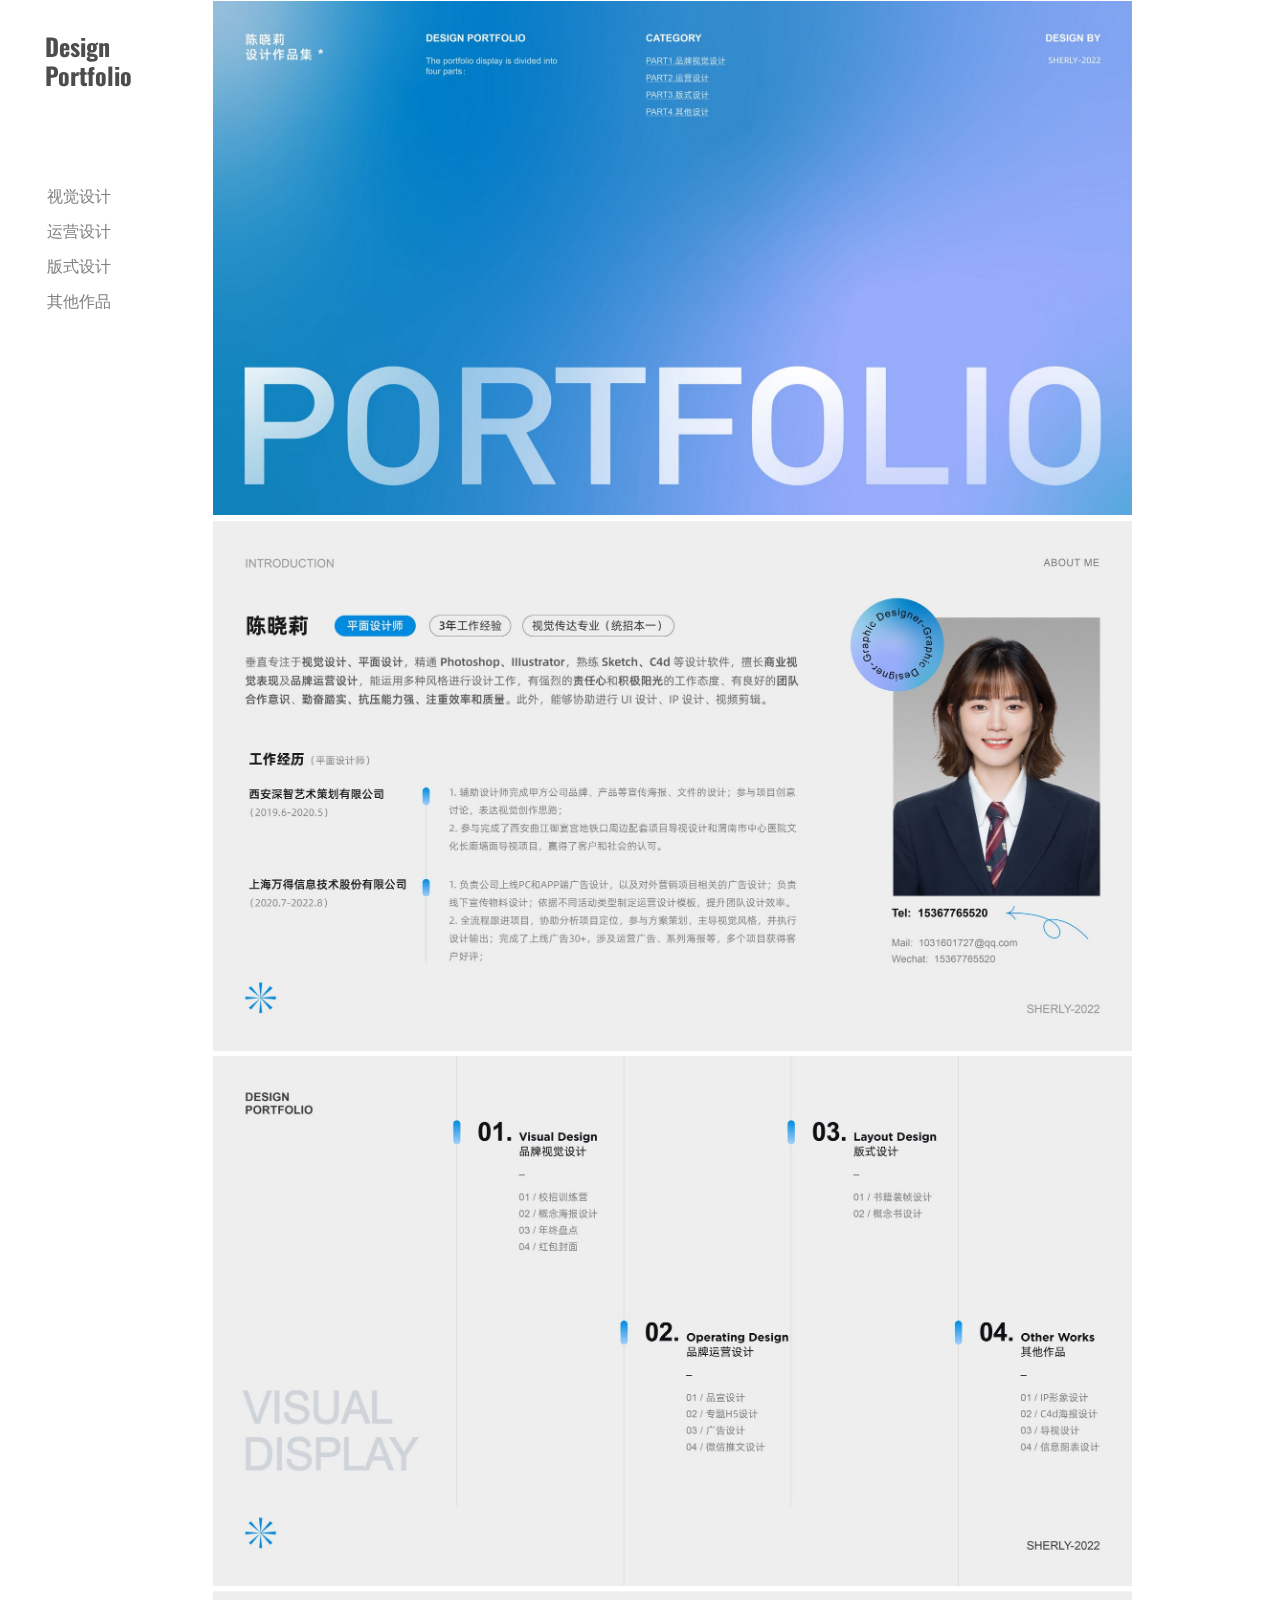
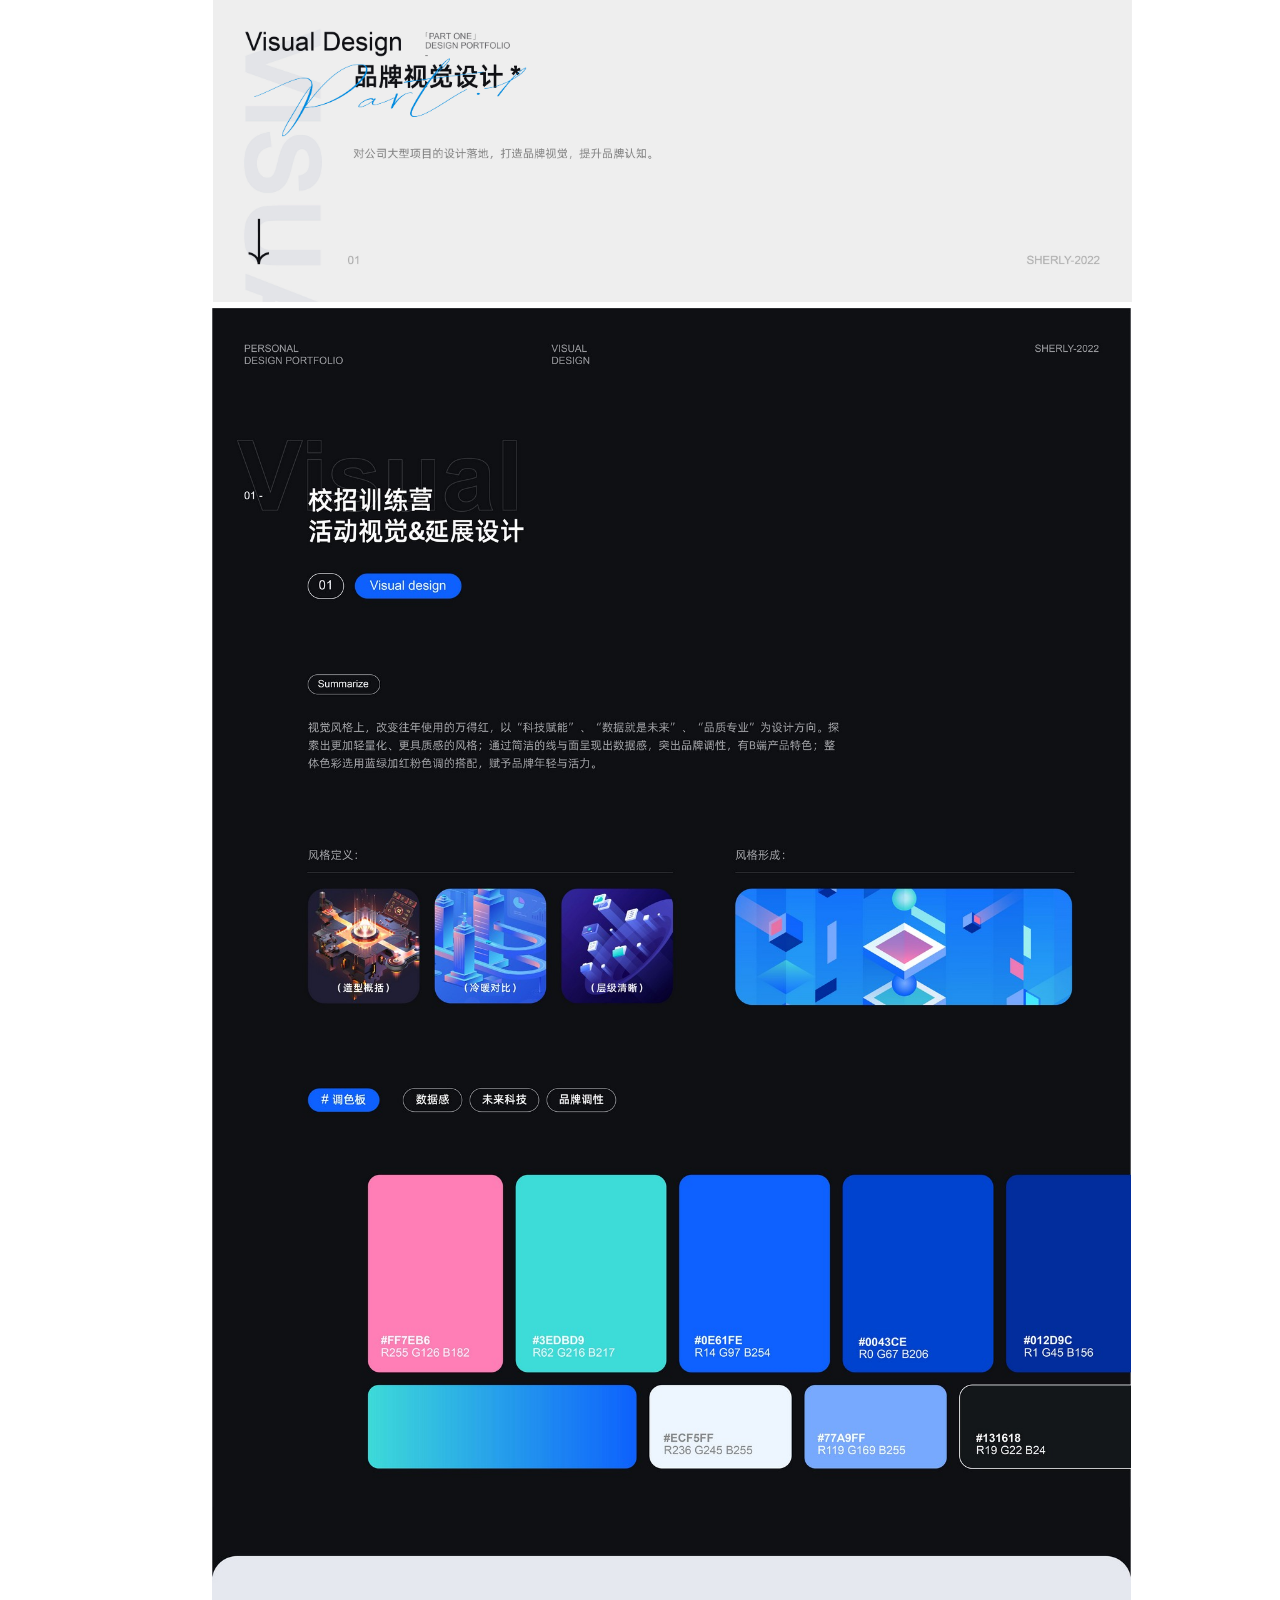
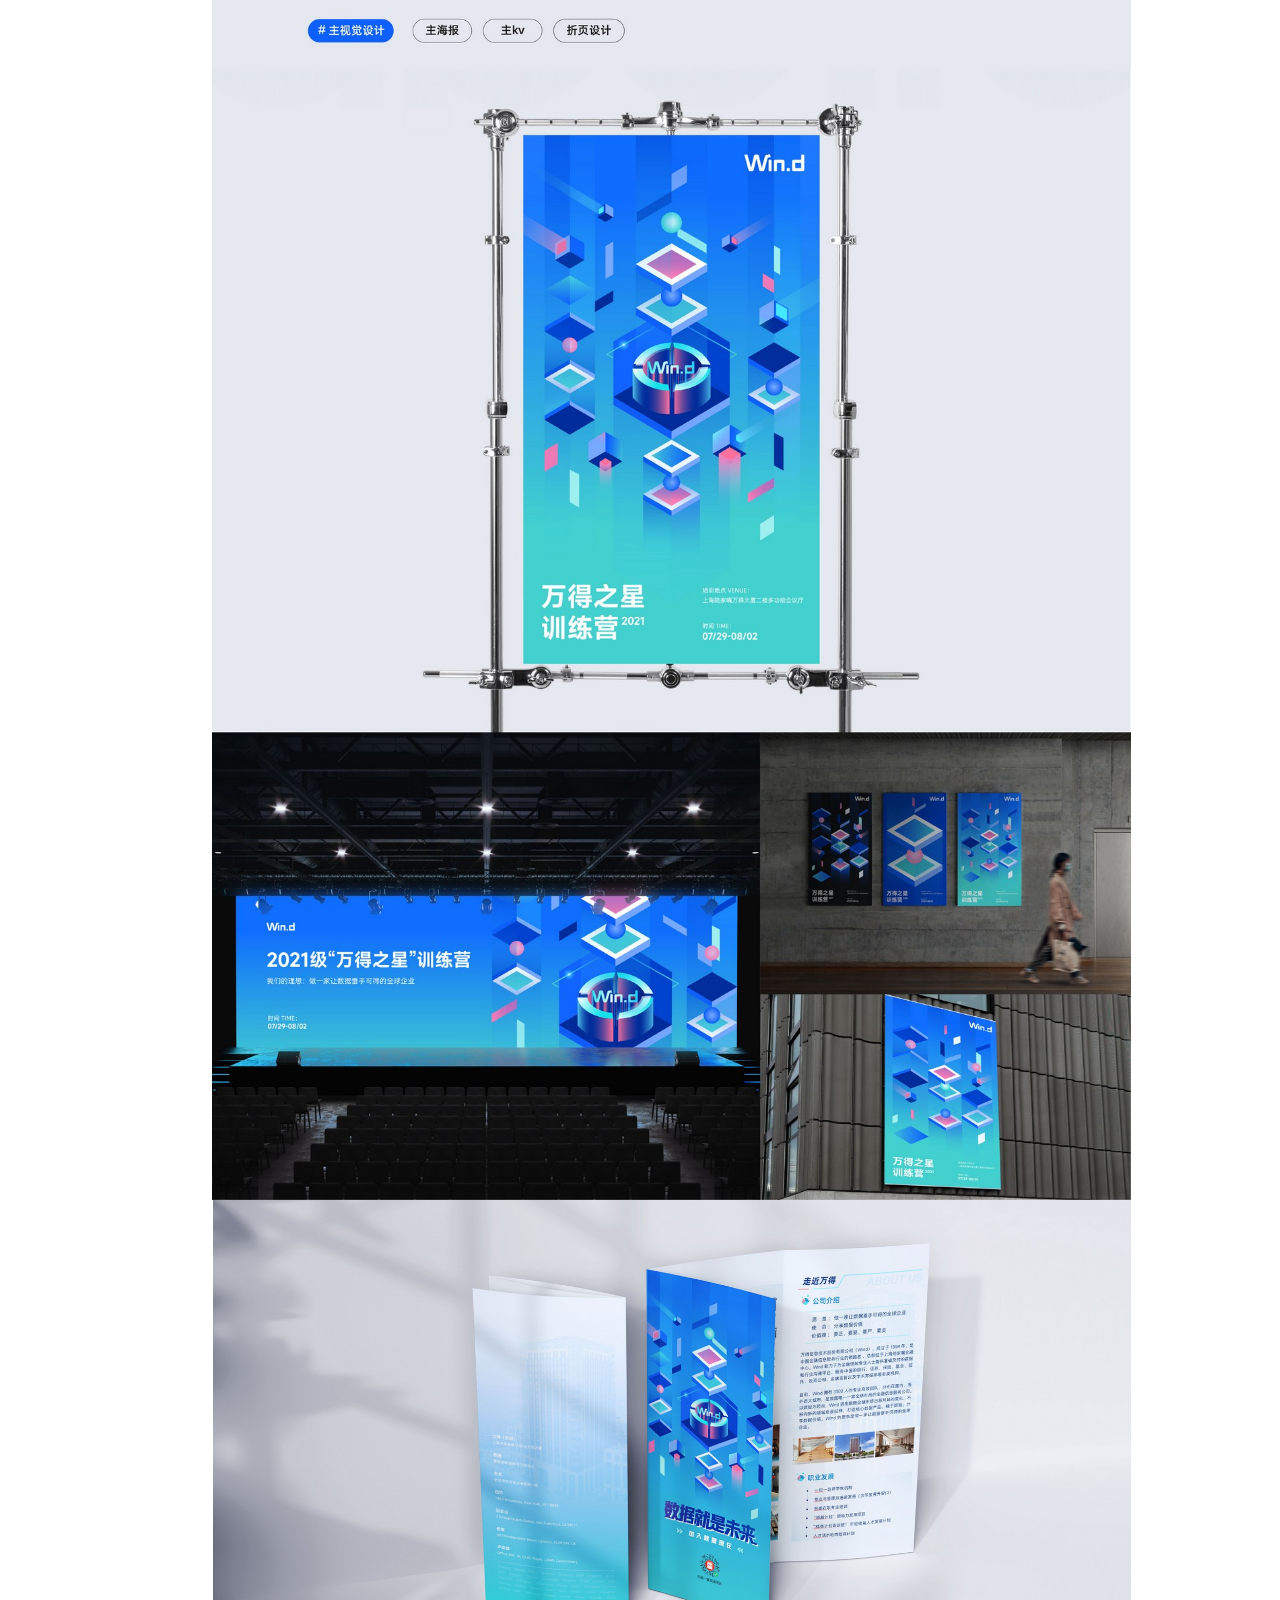
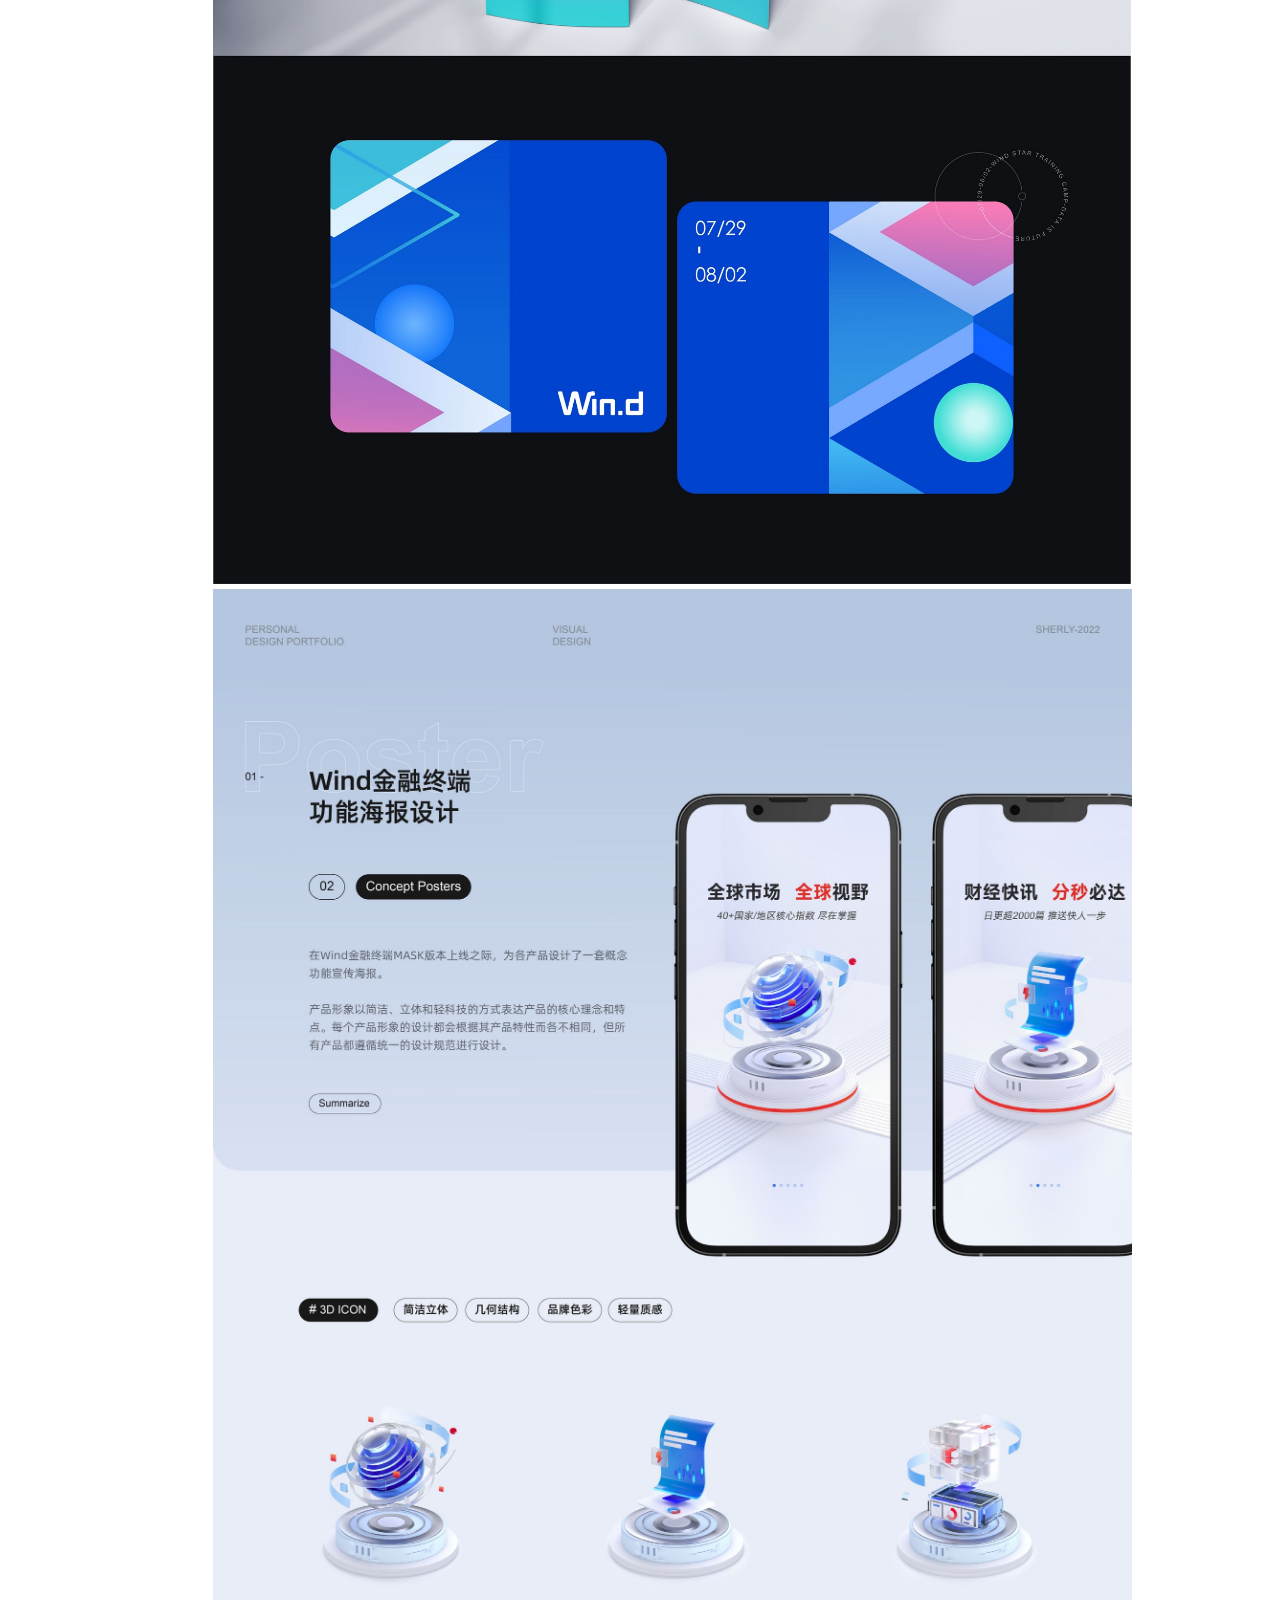
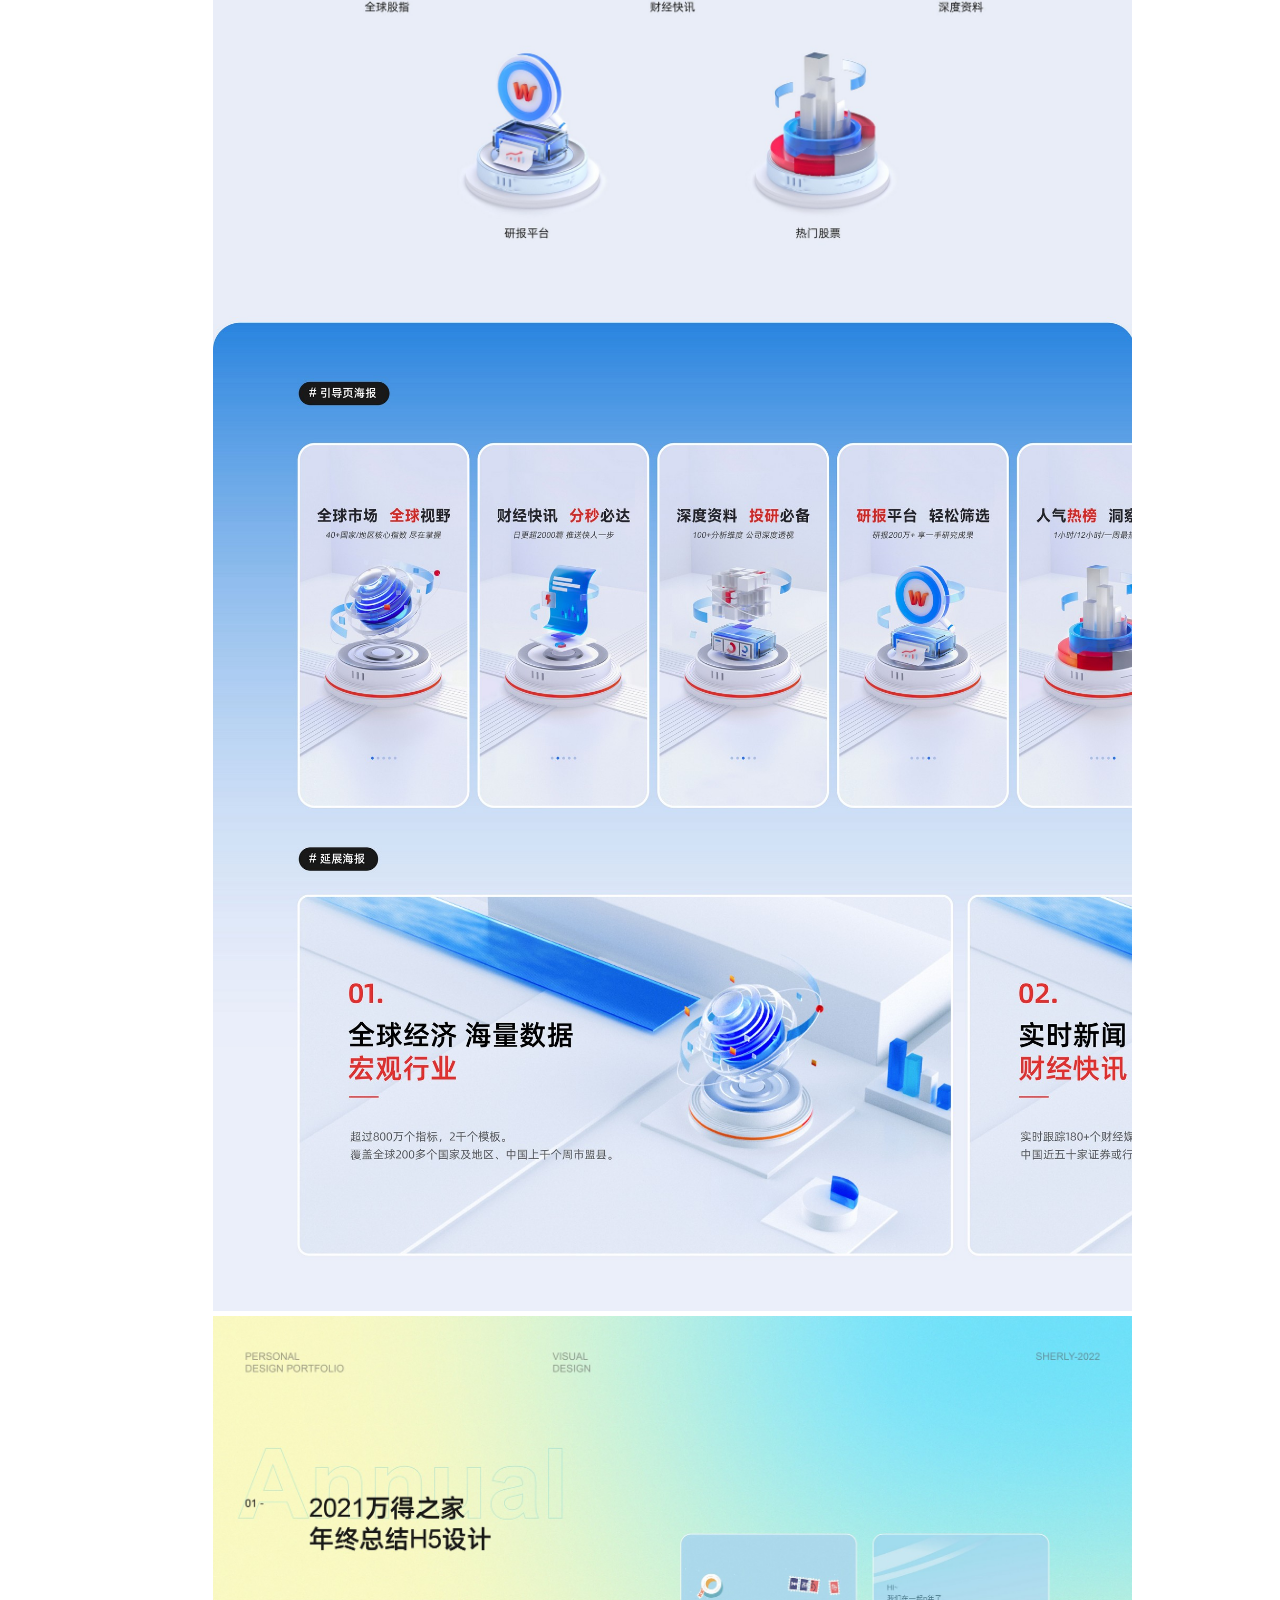
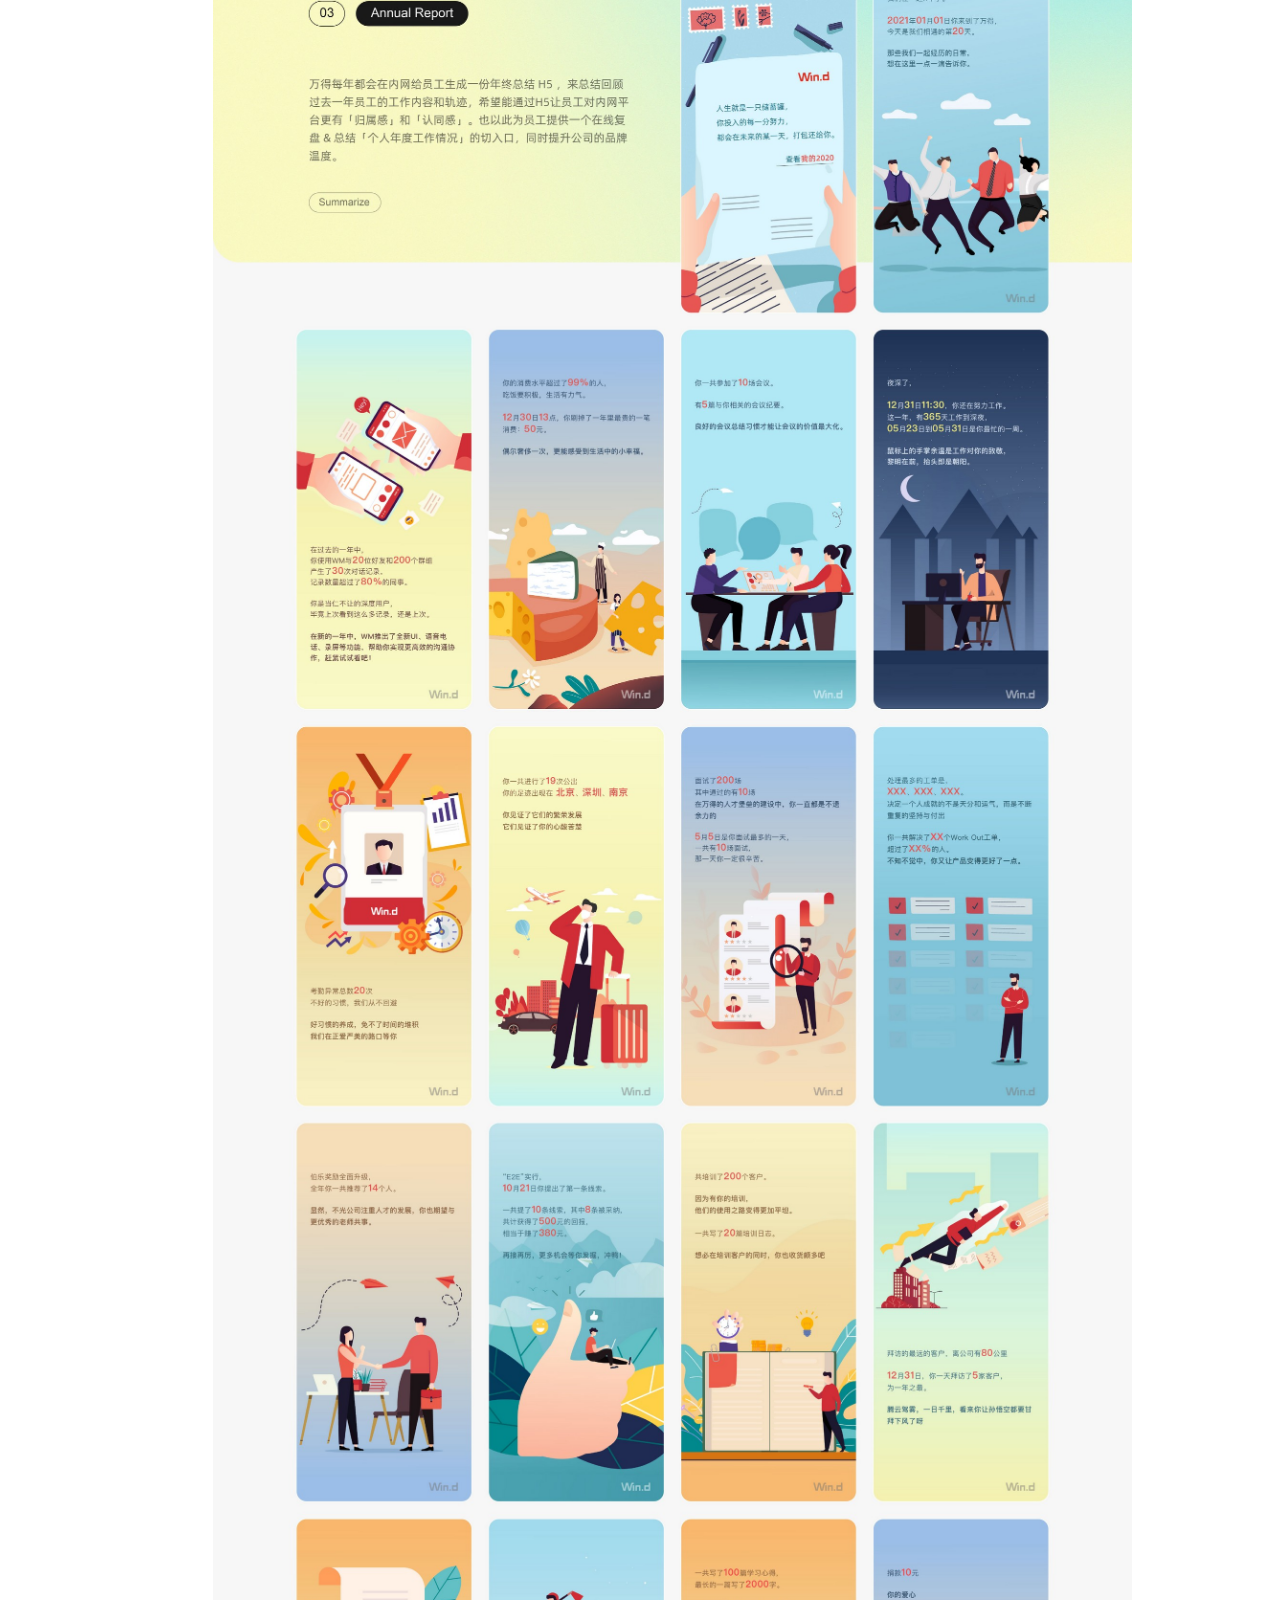
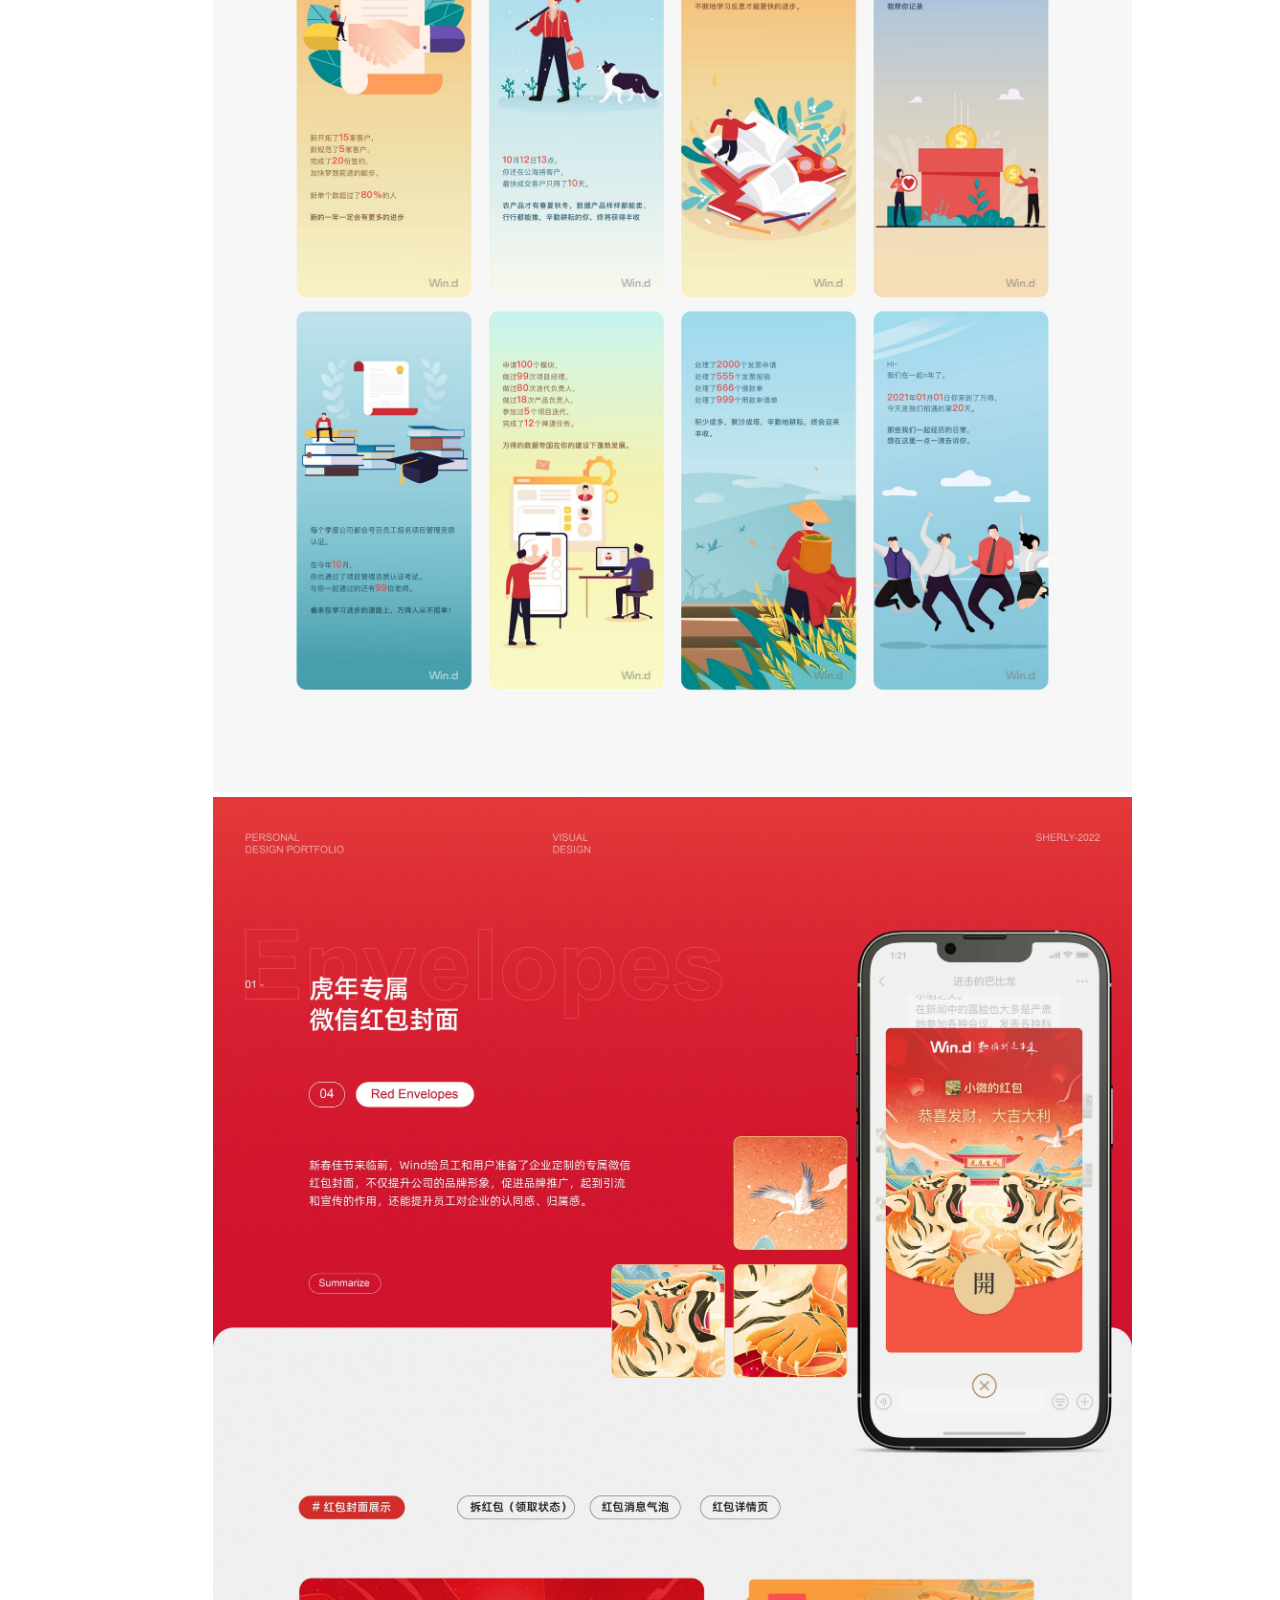
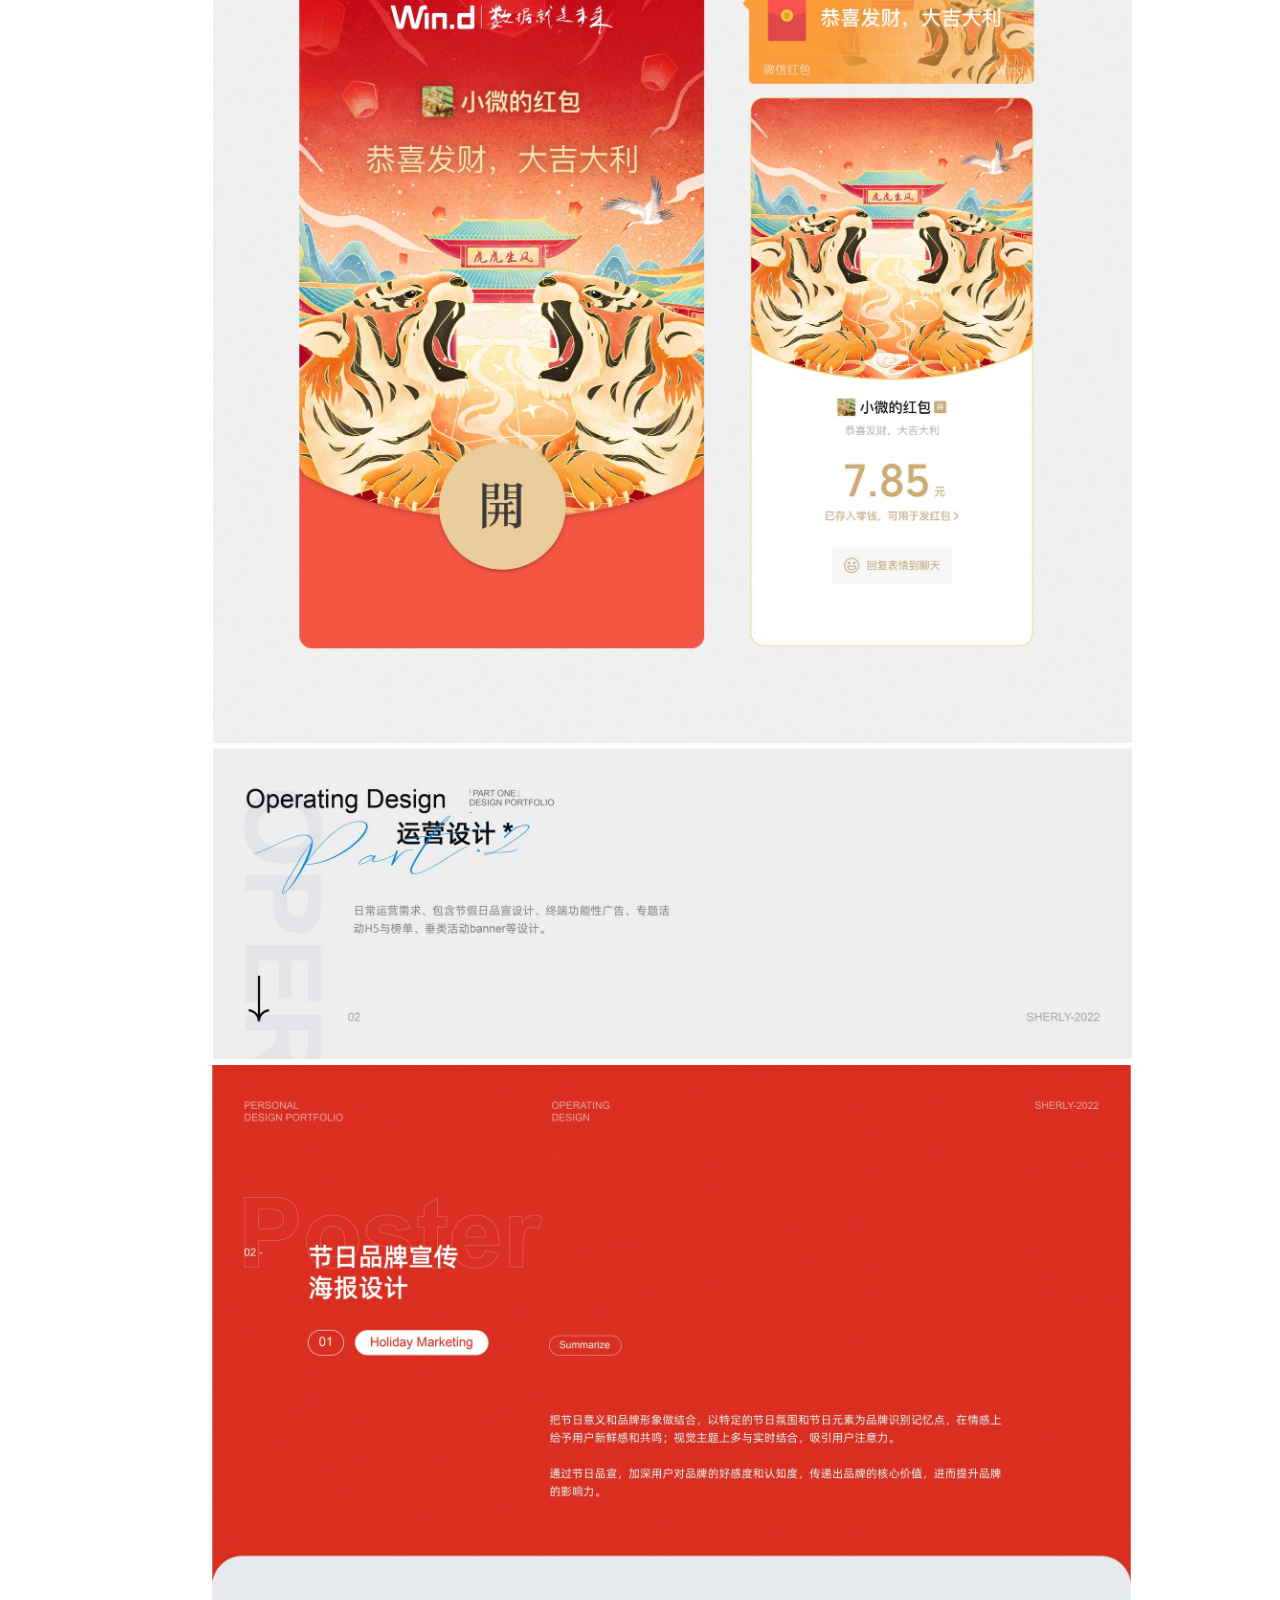
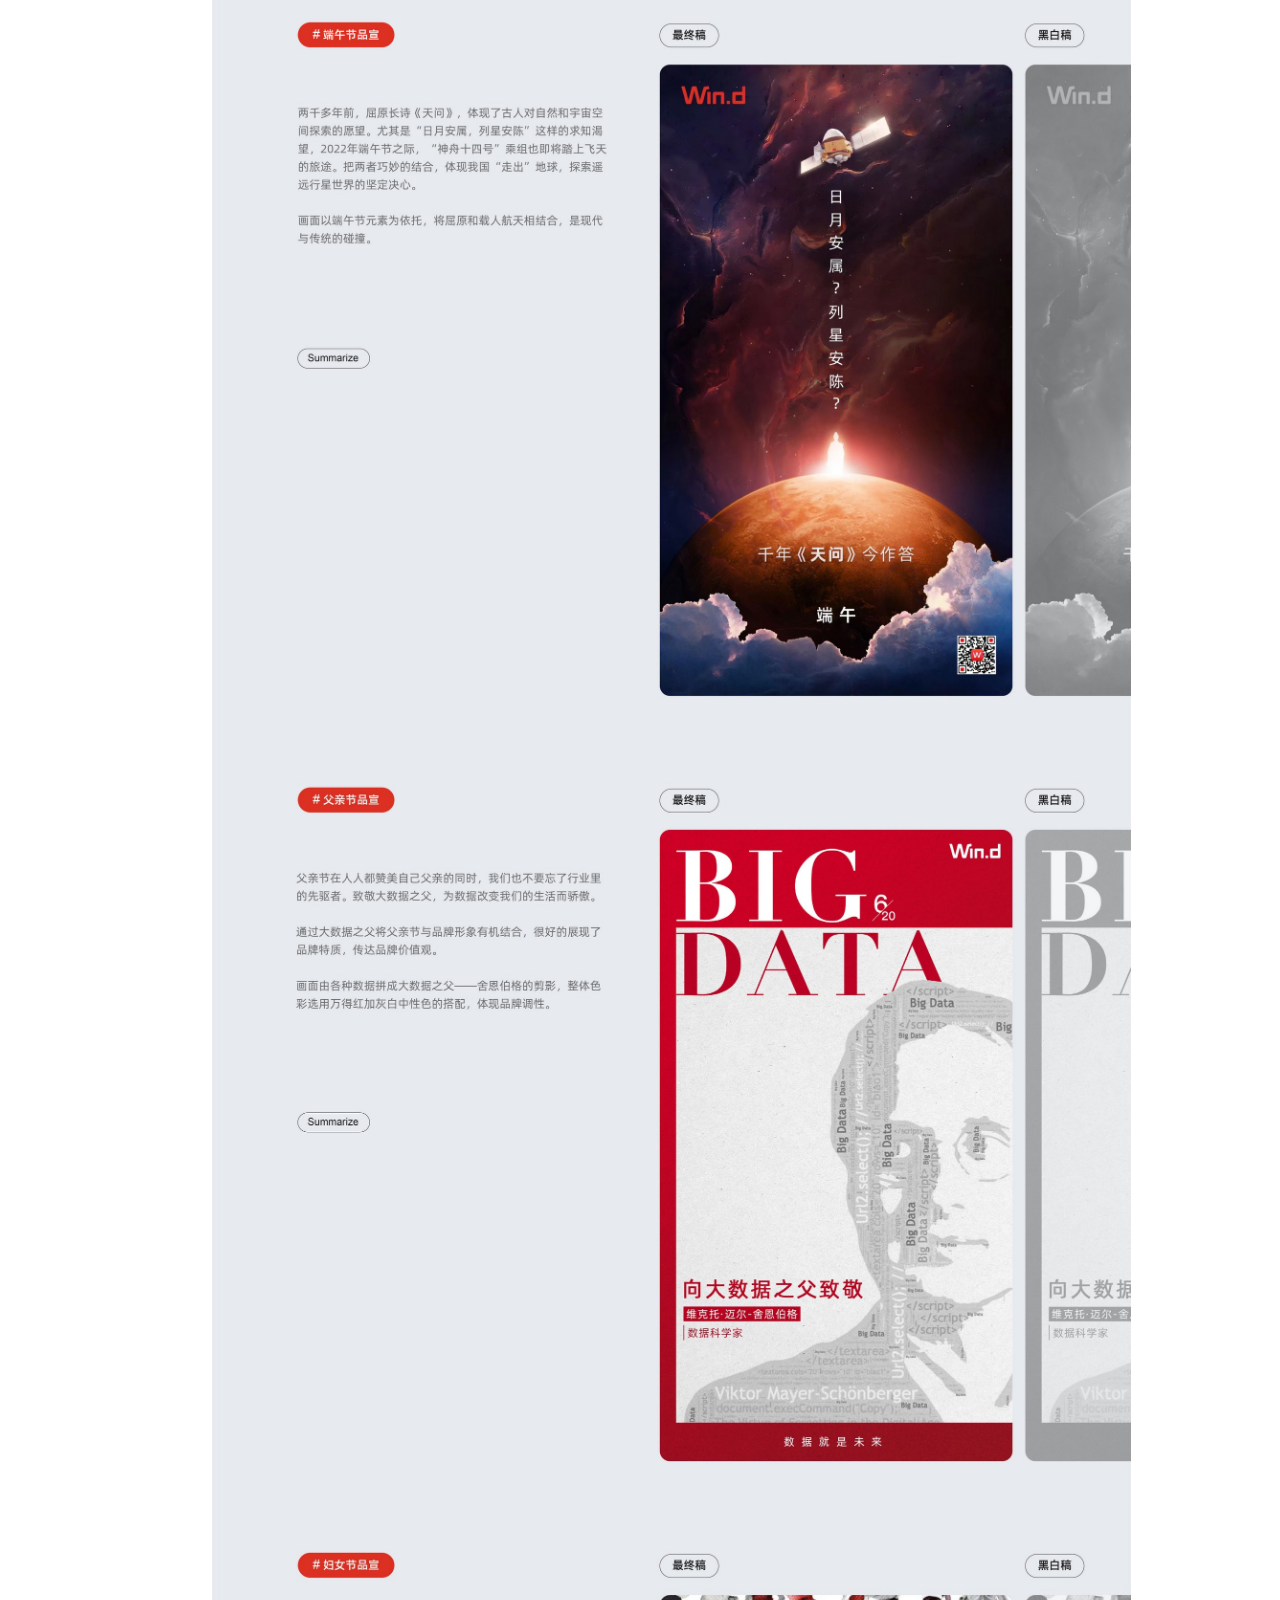
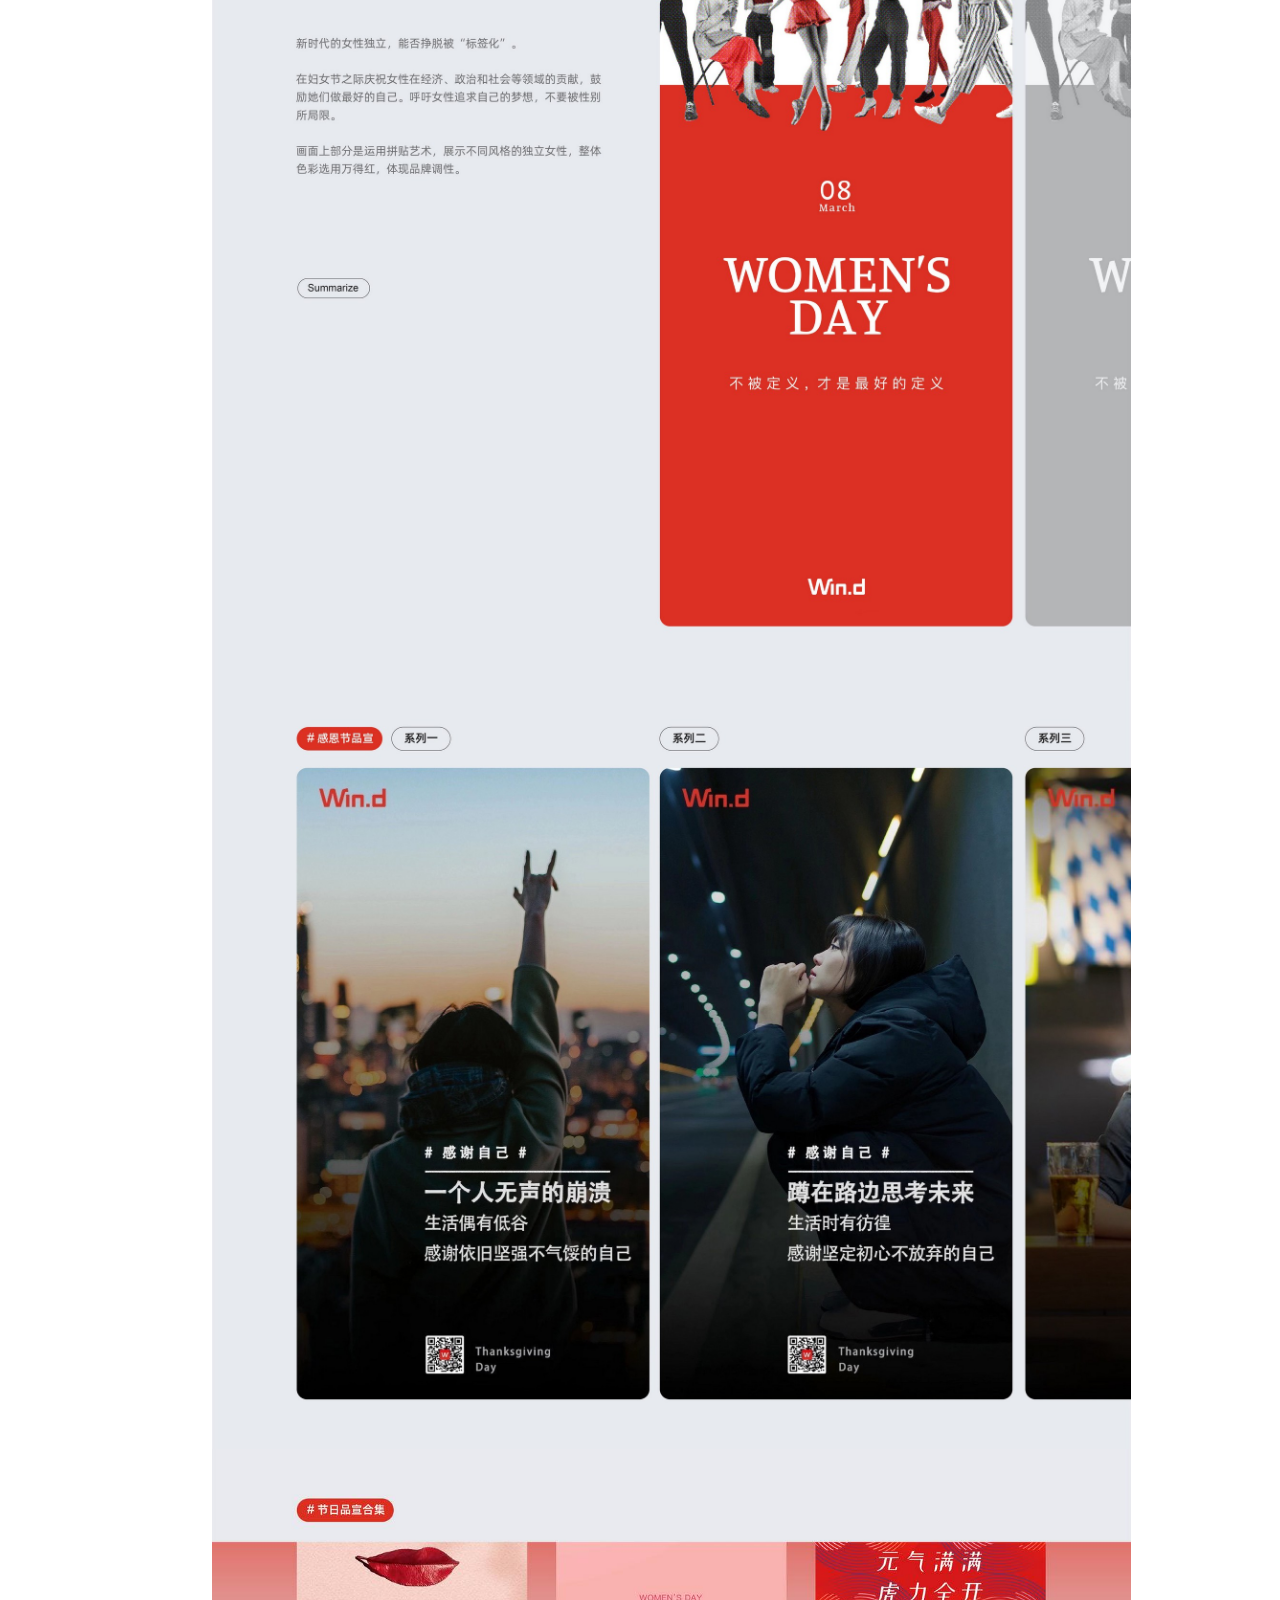
<file: Home.html>
<!DOCTYPE html>
<html style="font-size: 16px;" lang="en"><head>
    <meta name="viewport" content="width=device-width, initial-scale=1.0">
    <meta charset="utf-8">
    <meta name="keywords" content="">
    <meta name="description" content="">
    <title>Home</title>
    <link rel="stylesheet" href="nicepage.css" media="screen">
<link rel="stylesheet" href="Home.css" media="screen">
    <script class="u-script" type="text/javascript" src="jquery.js" defer=""></script>
    <script class="u-script" type="text/javascript" src="nicepage.js" defer=""></script>
    <meta name="generator" content="Nicepage 4.19.3, nicepage.com">
    <link id="u-theme-google-font" rel="stylesheet" href="https://fonts.googleapis.com/css?family=Roboto:100,100i,300,300i,400,400i,500,500i,700,700i,900,900i|Open+Sans:300,300i,400,400i,500,500i,600,600i,700,700i,800,800i">
    <link id="u-page-google-font" rel="stylesheet" href="https://fonts.googleapis.com/css?family=Oswald:200,300,400,500,600,700|Lato:100,100i,300,300i,400,400i,700,700i,900,900i">
    
    
    
    
    
    
    
    
    
    
    
    
    
    
    
    
    
    
    
    
    
    
    
    
    
    
    
    <script type="application/ld+json">{
		"@context": "http://schema.org",
		"@type": "Organization",
		"name": "",
		"sameAs": [
				"Home.html",
				"Home.html",
				"Home.html"
		]
}</script>
    <meta name="theme-color" content="#478ac9">
    <meta property="og:title" content="Home">
    <meta property="og:type" content="website">
  </head>
  <body class="u-body u-overlap u-overlap-transparent u-xl-mode" data-lang="en"><header class="u-clearfix u-header u-sticky u-sticky-f39f u-header" id="sec-c7d0" data-animation-name="" data-animation-duration="0" data-animation-delay="0" data-animation-direction=""><div class="u-clearfix u-sheet u-sheet-1">
        <p class="u-custom-font u-font-oswald u-text u-text-default u-text-grey-70 u-text-1">
          <a class="u-active-none u-border-none u-btn u-button-link u-button-style u-hover-none u-none u-text-grey-70 u-text-hover-palette-1-base u-btn-1" href="Home.html">Design<br>Portfolio
          </a>
        </p>
        <nav class="u-menu u-menu-one-level u-offcanvas u-menu-1" data-responsive-from="MD">
          <div class="menu-collapse" style="font-size: 1rem; letter-spacing: 0px;">
            <a class="u-button-style u-custom-left-right-menu-spacing u-custom-padding-bottom u-custom-text-active-color u-custom-text-color u-custom-top-bottom-menu-spacing u-nav-link u-text-active-palette-1-base u-text-hover-palette-2-base" href="#">
              <svg class="u-svg-link" viewBox="0 0 24 24"><use xmlns:xlink="http://www.w3.org/1999/xlink" xlink:href="#svg-9399"></use></svg>
              <svg class="u-svg-content" version="1.1" id="svg-9399" viewBox="0 0 16 16" x="0px" y="0px" xmlns:xlink="http://www.w3.org/1999/xlink" xmlns="http://www.w3.org/2000/svg"><g><rect y="1" width="16" height="2"></rect><rect y="7" width="16" height="2"></rect><rect y="13" width="16" height="2"></rect>
</g></svg>
            </a>
          </div>
          <div class="u-custom-menu u-nav-container">
            <ul class="u-nav u-unstyled u-nav-1"><li class="u-nav-item"><a class="u-button-style u-nav-link u-text-active-palette-1-base u-text-grey-50 u-text-hover-palette-2-base" href="视觉设计.html" style="padding: 10px 20px;">视觉设计</a>
</li></ul>
          </div>
          <div class="u-custom-menu u-nav-container-collapse">
            <div class="u-black u-container-style u-inner-container-layout u-opacity u-opacity-95 u-sidenav">
              <div class="u-inner-container-layout u-sidenav-overflow">
                <div class="u-menu-close"></div>
                <ul class="u-align-center u-nav u-popupmenu-items u-unstyled u-nav-2"><li class="u-nav-item"><a class="u-button-style u-nav-link" href="视觉设计.html">视觉设计</a>
</li></ul>
              </div>
            </div>
            <div class="u-black u-menu-overlay u-opacity u-opacity-70"></div>
          </div>
        </nav>
        <nav class="u-menu u-menu-one-level u-offcanvas u-menu-2" data-responsive-from="MD">
          <div class="menu-collapse" style="font-size: 1rem; letter-spacing: 0px;">
            <a class="u-button-style u-custom-left-right-menu-spacing u-custom-padding-bottom u-custom-text-color u-custom-top-bottom-menu-spacing u-nav-link u-text-active-palette-1-base u-text-hover-palette-2-base" href="#">
              <svg class="u-svg-link" viewBox="0 0 24 24"><use xmlns:xlink="http://www.w3.org/1999/xlink" xlink:href="#svg-046b"></use></svg>
              <svg class="u-svg-content" version="1.1" id="svg-046b" viewBox="0 0 16 16" x="0px" y="0px" xmlns:xlink="http://www.w3.org/1999/xlink" xmlns="http://www.w3.org/2000/svg"><g><rect y="1" width="16" height="2"></rect><rect y="7" width="16" height="2"></rect><rect y="13" width="16" height="2"></rect>
</g></svg>
            </a>
          </div>
          <div class="u-custom-menu u-nav-container">
            <ul class="u-nav u-unstyled u-nav-3"><li class="u-nav-item"><a class="u-button-style u-nav-link u-text-active-palette-1-base u-text-grey-50 u-text-hover-palette-2-base" href="运营设计.html" style="padding: 10px 20px;">运营设计</a>
</li></ul>
          </div>
          <div class="u-custom-menu u-nav-container-collapse">
            <div class="u-black u-container-style u-inner-container-layout u-opacity u-opacity-95 u-sidenav">
              <div class="u-inner-container-layout u-sidenav-overflow">
                <div class="u-menu-close"></div>
                <ul class="u-align-center u-nav u-popupmenu-items u-unstyled u-nav-4"><li class="u-nav-item"><a class="u-button-style u-nav-link" href="运营设计.html">运营设计</a>
</li></ul>
              </div>
            </div>
            <div class="u-black u-menu-overlay u-opacity u-opacity-70"></div>
          </div>
        </nav>
        <nav class="u-menu u-menu-one-level u-offcanvas u-menu-3" data-responsive-from="MD">
          <div class="menu-collapse" style="font-size: 1rem; letter-spacing: 0px;">
            <a class="u-button-style u-custom-left-right-menu-spacing u-custom-padding-bottom u-custom-text-color u-custom-top-bottom-menu-spacing u-nav-link u-text-active-palette-1-base u-text-hover-palette-2-base" href="#">
              <svg class="u-svg-link" viewBox="0 0 24 24"><use xmlns:xlink="http://www.w3.org/1999/xlink" xlink:href="#svg-599a"></use></svg>
              <svg class="u-svg-content" version="1.1" id="svg-599a" viewBox="0 0 16 16" x="0px" y="0px" xmlns:xlink="http://www.w3.org/1999/xlink" xmlns="http://www.w3.org/2000/svg"><g><rect y="1" width="16" height="2"></rect><rect y="7" width="16" height="2"></rect><rect y="13" width="16" height="2"></rect>
</g></svg>
            </a>
          </div>
          <div class="u-custom-menu u-nav-container">
            <ul class="u-nav u-unstyled u-nav-5"><li class="u-nav-item"><a class="u-button-style u-nav-link u-text-active-palette-1-base u-text-grey-50 u-text-hover-palette-2-base" href="版式设计.html" style="padding: 10px 20px;">版式设计</a>
</li></ul>
          </div>
          <div class="u-custom-menu u-nav-container-collapse">
            <div class="u-black u-container-style u-inner-container-layout u-opacity u-opacity-95 u-sidenav">
              <div class="u-inner-container-layout u-sidenav-overflow">
                <div class="u-menu-close"></div>
                <ul class="u-align-center u-nav u-popupmenu-items u-unstyled u-nav-6"><li class="u-nav-item"><a class="u-button-style u-nav-link" href="版式设计.html">版式设计</a>
</li></ul>
              </div>
            </div>
            <div class="u-black u-menu-overlay u-opacity u-opacity-70"></div>
          </div>
        </nav>
        <nav class="u-menu u-menu-one-level u-offcanvas u-menu-4" data-responsive-from="MD">
          <div class="menu-collapse" style="font-size: 1rem; letter-spacing: 0px;">
            <a class="u-button-style u-custom-left-right-menu-spacing u-custom-padding-bottom u-custom-text-color u-custom-top-bottom-menu-spacing u-nav-link u-text-active-palette-1-base u-text-hover-palette-2-base" href="#">
              <svg class="u-svg-link" viewBox="0 0 24 24"><use xmlns:xlink="http://www.w3.org/1999/xlink" xlink:href="#svg-b179"></use></svg>
              <svg class="u-svg-content" version="1.1" id="svg-b179" viewBox="0 0 16 16" x="0px" y="0px" xmlns:xlink="http://www.w3.org/1999/xlink" xmlns="http://www.w3.org/2000/svg"><g><rect y="1" width="16" height="2"></rect><rect y="7" width="16" height="2"></rect><rect y="13" width="16" height="2"></rect>
</g></svg>
            </a>
          </div>
          <div class="u-custom-menu u-nav-container">
            <ul class="u-nav u-unstyled u-nav-7"><li class="u-nav-item"><a class="u-button-style u-nav-link u-text-active-palette-1-base u-text-grey-50 u-text-hover-palette-2-base" href="其他作品.html" style="padding: 10px 20px;">其他作品</a>
</li></ul>
          </div>
          <div class="u-custom-menu u-nav-container-collapse">
            <div class="u-black u-container-style u-inner-container-layout u-opacity u-opacity-95 u-sidenav">
              <div class="u-inner-container-layout u-sidenav-overflow">
                <div class="u-menu-close"></div>
                <ul class="u-align-center u-nav u-popupmenu-items u-unstyled u-nav-8"><li class="u-nav-item"><a class="u-button-style u-nav-link" href="其他作品.html">其他作品</a>
</li></ul>
              </div>
            </div>
            <div class="u-black u-menu-overlay u-opacity u-opacity-70"></div>
          </div>
        </nav>
      </div></header>
    <section class="u-clearfix u-section-1" id="sec-d57a">
      <div class="u-align-left u-clearfix u-sheet u-valign-middle u-sheet-1">
        <img class="u-align-center u-image u-image-default u-preserve-proportions u-image-1" src="images/0926-01.jpg" alt="" data-image-width="5334" data-image-height="2995">
      </div>
    </section>
    <section class="u-clearfix u-section-2" id="sec-5ba8">
      <div class="u-clearfix u-sheet u-valign-middle u-sheet-1">
        <img class="u-align-center u-image u-image-default u-preserve-proportions u-image-1" src="images/0926-02.jpg" alt="" data-image-width="5334" data-image-height="3093">
      </div>
    </section>
    <section class="u-clearfix u-section-3" id="sec-ddad">
      <div class="u-align-left u-clearfix u-sheet u-valign-middle u-sheet-1">
        <img class="u-image u-image-default u-preserve-proportions u-image-1" src="images/0926-03.jpg" alt="" data-image-width="5334" data-image-height="3092">
      </div>
    </section>
    <section class="u-clearfix u-section-4" id="sec-811c">
      <div class="u-clearfix u-sheet u-valign-middle u-sheet-1">
        <img class="u-align-center u-image u-image-default u-preserve-proportions u-image-1" src="images/0926-04.jpg" alt="" data-image-width="5334" data-image-height="1807">
      </div>
    </section>
    <section class="u-clearfix u-section-5" id="sec-4d82">
      <div class="u-align-left u-clearfix u-sheet u-valign-middle u-sheet-1">
        <img class="u-image u-image-default u-preserve-proportions u-image-1" src="images/0926.05.01-05-05.jpg" alt="" data-image-width="5334" data-image-height="6968">
        <img class="u-image u-image-default u-preserve-proportions u-image-2" src="images/0926.05.02-05.jpg" alt="" data-image-width="5334" data-image-height="7505">
        <img class="u-image u-image-default u-preserve-proportions u-image-3" src="images/0926.05.03-05.jpg" alt="" data-image-width="5334" data-image-height="5726">
      </div>
    </section>
    <section class="u-clearfix u-section-6" id="sec-4be5">
      <div class="u-clearfix u-sheet u-valign-middle u-sheet-1">
        <img class="u-image u-image-default u-preserve-proportions u-image-1" src="images/0926.06.01-06.jpg" alt="" data-image-width="5334" data-image-height="3964">
        <img class="u-image u-image-default u-preserve-proportions u-image-2" src="images/0926.06.02-06.jpg" alt="" data-image-width="5334" data-image-height="3648">
        <img class="u-image u-image-default u-preserve-proportions u-image-3" src="images/0926.06.03-06.jpg" alt="" data-image-width="5334" data-image-height="5876">
      </div>
    </section>
    <section class="u-clearfix u-section-7" id="sec-8db7">
      <div class="u-clearfix u-sheet u-valign-middle u-sheet-1">
        <img class="u-image u-image-default u-preserve-proportions u-image-1" src="images/0926.07.01-07.jpg" alt="" data-image-width="5334" data-image-height="3521">
        <img class="u-image u-image-default u-preserve-proportions u-image-2" src="images/0926.07.02-07.jpg" alt="" data-image-width="5334" data-image-height="4608">
        <img class="u-image u-image-default u-preserve-proportions u-image-3" src="images/0926.07.03-07.jpg" alt="" data-image-width="5334" data-image-height="4585">
        <img class="u-image u-image-default u-preserve-proportions u-image-4" src="images/0926.07.04-07.jpg" alt="" data-image-width="5334" data-image-height="2833">
      </div>
    </section>
    <section class="u-clearfix u-section-8" id="sec-4ef1">
      <div class="u-align-left u-clearfix u-sheet u-valign-middle u-sheet-1">
        <img class="u-image u-image-default u-preserve-proportions u-image-1" src="images/0926.08.01-08.jpg" alt="" data-image-width="5334" data-image-height="3981">
        <img class="u-image u-image-default u-preserve-proportions u-image-2" src="images/0926.08.02-08-08.jpg" alt="" data-image-width="5334" data-image-height="4998">
      </div>
    </section>
    <section class="u-clearfix u-section-9" id="sec-57c3">
      <div class="u-clearfix u-sheet u-valign-middle u-sheet-1">
        <img class="u-image u-image-default u-preserve-proportions u-image-1" src="images/0926-09.jpg" alt="" data-image-width="5335" data-image-height="1807">
      </div>
    </section>
    <section class="u-clearfix u-section-10" id="sec-9c03">
      <div class="u-clearfix u-sheet u-valign-middle u-sheet-1">
        <img class="u-image u-image-default u-preserve-proportions u-image-1" src="images/0926.10.01-10.jpg" alt="" data-image-width="5335" data-image-height="3041">
        <img class="u-image u-image-default u-preserve-proportions u-image-2" src="images/0926.10.02-10.jpg" alt="" data-image-width="5335" data-image-height="4356">
        <img class="u-image u-image-default u-preserve-proportions u-image-3" src="images/0926.10.03-10.jpg" alt="" data-image-width="5335" data-image-height="4465">
        <img class="u-image u-image-default u-preserve-proportions u-image-4" src="images/0926.10.04-10.jpg" alt="" data-image-width="5335" data-image-height="4507">
        <img class="u-image u-image-default u-preserve-proportions u-image-5" src="images/0926.10.05-10.jpg" alt="" data-image-width="5335" data-image-height="4459">
        <img class="u-image u-image-default u-preserve-proportions u-image-6" src="images/0926.10.06-10.jpg" alt="" data-image-width="5335" data-image-height="7953">
      </div>
    </section>
    <section class="u-clearfix u-section-11" id="sec-4e9d">
      <div class="u-clearfix u-sheet u-valign-middle u-sheet-1">
        <img class="u-image u-image-default u-preserve-proportions u-image-1" src="images/0926.11.01-11.jpg" alt="" data-image-width="5335" data-image-height="3894">
        <img class="u-image u-image-default u-preserve-proportions u-image-2" src="images/0926.11.02-11.jpg" alt="" data-image-width="5335" data-image-height="3876">
      </div>
    </section>
    <section class="u-clearfix u-section-12" id="sec-92ba">
      <div class="u-clearfix u-sheet u-valign-middle u-sheet-1">
        <img class="u-image u-image-default u-preserve-proportions u-image-1" src="images/0926.12.01-12.jpg" alt="" data-image-width="5334" data-image-height="3918">
        <img class="u-image u-image-default u-preserve-proportions u-image-2" src="images/0926.12.02-12.jpg" alt="" data-image-width="5334" data-image-height="3958">
      </div>
    </section>
    <section class="u-clearfix u-section-13" id="sec-a9aa">
      <div class="u-clearfix u-sheet u-valign-middle u-sheet-1">
        <img class="u-image u-image-default u-preserve-proportions u-image-1" src="images/0926.13.01-13.jpg" alt="" data-image-width="5335" data-image-height="3891">
        <img class="u-image u-image-default u-preserve-proportions u-image-2" src="images/0926.13.02-13.jpg" alt="" data-image-width="5335" data-image-height="3998">
      </div>
    </section>
    <section class="u-clearfix u-section-14" id="sec-a860">
      <div class="u-clearfix u-sheet u-valign-middle u-sheet-1">
        <img class="u-image u-image-default u-preserve-proportions u-image-1" src="images/0926.14.01-14.jpg" alt="" data-image-width="5334" data-image-height="4523">
        <img class="u-image u-image-default u-preserve-proportions u-image-2" src="images/0926.14.02-14.jpg" alt="" data-image-width="5334" data-image-height="4323">
        <img class="u-image u-image-default u-preserve-proportions u-image-3" src="images/0926.14.03-14.jpg" alt="" data-image-width="5334" data-image-height="2980">
        <img class="u-image u-image-default u-preserve-proportions u-image-4" src="images/0926.14.04-14.jpg" alt="" data-image-width="5334" data-image-height="4975">
      </div>
    </section>
    <section class="u-clearfix u-section-15" id="sec-e9d0">
      <div class="u-clearfix u-sheet u-sheet-1">
        <img class="u-image u-image-default u-preserve-proportions u-image-1" src="images/0926.15.01-15.jpg" alt="" data-image-width="5334" data-image-height="5825">
        <img class="u-image u-image-default u-preserve-proportions u-image-2" src="images/0926.15.02-15.jpg" alt="" data-image-width="5334" data-image-height="5454">
        <img class="u-image u-image-default u-preserve-proportions u-image-3" src="images/0926.15.03-15.jpg" alt="" data-image-width="5334" data-image-height="5586">
        <img class="u-image u-image-default u-preserve-proportions u-image-4" src="images/0926.15.04-15.jpg" alt="" data-image-width="5334" data-image-height="5585">
      </div>
    </section>
    <section class="u-clearfix u-section-16" id="sec-d4ce">
      <div class="u-clearfix u-sheet u-valign-middle u-sheet-1">
        <img class="u-image u-image-default u-preserve-proportions u-image-1" src="images/0926.16.01-16.jpg" alt="" data-image-width="5334" data-image-height="3200">
        <img class="u-image u-image-default u-preserve-proportions u-image-2" src="images/0926.16.02-16.jpg" alt="" data-image-width="5334" data-image-height="3907">
        <img class="u-image u-image-default u-preserve-proportions u-image-3" src="images/0926.16.03-16.jpg" alt="" data-image-width="5334" data-image-height="3722">
        <img class="u-image u-image-default u-preserve-proportions u-image-4" src="images/0926.16.04-16.jpg" alt="" data-image-width="5334" data-image-height="4494">
      </div>
    </section>
    <section class="u-clearfix u-section-17" id="sec-e05e">
      <div class="u-clearfix u-sheet u-valign-middle u-sheet-1">
        <img class="u-image u-image-default u-preserve-proportions u-image-1" src="images/0926.17.01-17.jpg" alt="" data-image-width="5334" data-image-height="3077">
        <img class="u-image u-image-default u-preserve-proportions u-image-2" src="images/0926.17.02-17.jpg" alt="" data-image-width="5334" data-image-height="3465">
        <img class="u-image u-image-default u-preserve-proportions u-image-3" src="images/0926.17.03-17.jpg" alt="" data-image-width="5334" data-image-height="3642">
        <img class="u-image u-image-default u-preserve-proportions u-image-4" src="images/0926.17.04-17.jpg" alt="" data-image-width="5334" data-image-height="3618">
        <img class="u-image u-image-default u-preserve-proportions u-image-5" src="images/0926.17.05-17.jpg" alt="" data-image-width="5334" data-image-height="3707">
        <img class="u-image u-image-default u-preserve-proportions u-image-6" src="images/0926.17.06-17.jpg" alt="" data-image-width="5334" data-image-height="3987">
      </div>
    </section>
    <section class="u-clearfix u-section-18" id="sec-436d">
      <div class="u-clearfix u-sheet u-valign-middle u-sheet-1">
        <img class="u-image u-image-default u-preserve-proportions u-image-1" src="images/0926-18.jpg" alt="" data-image-width="5334" data-image-height="1807">
      </div>
    </section>
    <section class="u-clearfix u-section-19" id="sec-9541">
      <div class="u-clearfix u-sheet u-valign-middle u-sheet-1">
        <img class="u-image u-image-default u-preserve-proportions u-image-1" src="images/0926.19.01-19.jpg" alt="" data-image-width="5334" data-image-height="3809">
        <img class="u-image u-image-default u-preserve-proportions u-image-2" src="images/0926.19.02-19.jpg" alt="" data-image-width="5334" data-image-height="5471">
      </div>
    </section>
    <section class="u-clearfix u-section-20" id="sec-d4a7">
      <div class="u-clearfix u-sheet u-valign-middle u-sheet-1">
        <img class="u-image u-image-default u-preserve-proportions u-image-1" src="images/0926.20.01-20.jpg" alt="" data-image-width="5334" data-image-height="5614">
        <img class="u-image u-image-default u-preserve-proportions u-image-2" src="images/0926.20.02-20.jpg" alt="" data-image-width="5334" data-image-height="5086">
        <img class="u-image u-image-default u-preserve-proportions u-image-3" src="images/0926.20.03-20.jpg" alt="" data-image-width="5334" data-image-height="4970">
        <img class="u-image u-image-default u-preserve-proportions u-image-4" src="images/0926.20.04-20.jpg" alt="" data-image-width="5334" data-image-height="6149">
        <img class="u-image u-image-default u-preserve-proportions u-image-5" src="images/0926.20.05-20.jpg" alt="" data-image-width="5334" data-image-height="6935">
        <img class="u-image u-image-default u-preserve-proportions u-image-6" src="images/0926.20.06-20.jpg" alt="" data-image-width="5334" data-image-height="5924">
      </div>
    </section>
    <section class="u-clearfix u-section-21" id="sec-dcbd">
      <div class="u-clearfix u-sheet u-valign-middle u-sheet-1">
        <img class="u-image u-image-default u-preserve-proportions u-image-1" src="images/0926-21.jpg" alt="" data-image-width="5334" data-image-height="1807">
      </div>
    </section>
    <section class="u-clearfix u-section-22" id="sec-232a">
      <div class="u-clearfix u-sheet u-valign-middle u-sheet-1">
        <img class="u-image u-image-default u-preserve-proportions u-image-1" src="images/0926.22.01-22.jpg" alt="" data-image-width="5334" data-image-height="6180">
        <img class="u-image u-image-default u-preserve-proportions u-image-2" src="images/0926.22.02-22.jpg" alt="" data-image-width="5334" data-image-height="5732">
        <img class="u-image u-image-default u-preserve-proportions u-image-3" src="images/0926.22.03-22.jpg" alt="" data-image-width="5334" data-image-height="6136">
        <img class="u-image u-image-default u-preserve-proportions u-image-4" src="images/0926.22.04-22.jpg" alt="" data-image-width="5334" data-image-height="4000">
        <img class="u-image u-image-default u-preserve-proportions u-image-5" src="images/0926.22.05-22.jpg" alt="" data-image-width="5334" data-image-height="5503">
        <img class="u-image u-image-default u-preserve-proportions u-image-6" src="images/0926.22.06-22.jpg" alt="" data-image-width="5334" data-image-height="6174">
      </div>
    </section>
    <section class="u-clearfix u-section-23" id="sec-c837">
      <div class="u-clearfix u-sheet u-valign-middle u-sheet-1">
        <img class="u-image u-image-default u-preserve-proportions u-image-1" src="images/0926.23.01-23.jpg" alt="" data-image-width="5334" data-image-height="6385">
        <img class="u-image u-image-default u-preserve-proportions u-image-2" src="images/0926.23.02-23.jpg" alt="" data-image-width="5334" data-image-height="3919">
      </div>
    </section>
    <section class="u-clearfix u-section-24" id="sec-ebc5">
      <div class="u-clearfix u-sheet u-valign-middle u-sheet-1">
        <img class="u-image u-image-default u-preserve-proportions u-image-1" src="images/0926.24.01-24.jpg" alt="" data-image-width="5334" data-image-height="6415">
        <img class="u-image u-image-default u-preserve-proportions u-image-2" src="images/0926.24.02-24.jpg" alt="" data-image-width="5334" data-image-height="3581">
      </div>
    </section>
    <section class="u-clearfix u-section-25" id="sec-c6d5">
      <div class="u-clearfix u-sheet u-valign-middle u-sheet-1">
        <img class="u-image u-image-default u-preserve-proportions u-image-1" src="images/0926.25.01-25.jpg" alt="" data-image-width="5334" data-image-height="4917">
        <img class="u-image u-image-default u-preserve-proportions u-image-2" src="images/0926.25.02-25.jpg" alt="" data-image-width="5334" data-image-height="4011">
      </div>
    </section>
    <section class="u-clearfix u-section-26" id="sec-7e40">
      <div class="u-clearfix u-sheet u-valign-middle u-sheet-1">
        <img class="u-image u-image-default u-preserve-proportions u-image-1" src="images/0926-26.jpg" alt="" data-image-width="5334" data-image-height="2995">
      </div>
    </section>
    
    
    <footer class="u-clearfix u-footer u-white" id="sec-3270"><div class="u-clearfix u-sheet u-sheet-1">
        <div class="u-border-1 u-border-grey-25 u-line u-line-horizontal u-line-1"></div>
        <div class="u-social-icons u-spacing-10 u-social-icons-1">
          <a class="u-social-url" title="facebook" href="Home.html"><span class="u-icon u-social-facebook u-social-icon u-text-grey-75 u-icon-1"><svg class="u-svg-link" preserveAspectRatio="xMidYMin slice" viewBox="0 0 112 112" style=""><use xmlns:xlink="http://www.w3.org/1999/xlink" xlink:href="#svg-900e"></use></svg><svg class="u-svg-content" viewBox="0 0 112 112" x="0" y="0" id="svg-900e"><path fill="currentColor" d="M75.5,28.8H65.4c-1.5,0-4,0.9-4,4.3v9.4h13.9l-1.5,15.8H61.4v45.1H42.8V58.3h-8.8V42.4h8.8V32.2
c0-7.4,3.4-18.8,18.8-18.8h13.8v15.4H75.5z"></path></svg></span>
          </a>
          <a class="u-social-url" title="twitter" href="Home.html"><span class="u-icon u-social-icon u-social-twitter u-text-grey-75 u-icon-2"><svg class="u-svg-link" preserveAspectRatio="xMidYMin slice" viewBox="0 0 112 112" style=""><use xmlns:xlink="http://www.w3.org/1999/xlink" xlink:href="#svg-476d"></use></svg><svg class="u-svg-content" viewBox="0 0 112 112" x="0" y="0" id="svg-476d"><path fill="currentColor" d="M92.2,38.2c0,0.8,0,1.6,0,2.3c0,24.3-18.6,52.4-52.6,52.4c-10.6,0.1-20.2-2.9-28.5-8.2
	c1.4,0.2,2.9,0.2,4.4,0.2c8.7,0,16.7-2.9,23-7.9c-8.1-0.2-14.9-5.5-17.3-12.8c1.1,0.2,2.4,0.2,3.4,0.2c1.6,0,3.3-0.2,4.8-0.7
	c-8.4-1.6-14.9-9.2-14.9-18c0-0.2,0-0.2,0-0.2c2.5,1.4,5.4,2.2,8.4,2.3c-5-3.3-8.3-8.9-8.3-15.4c0-3.4,1-6.5,2.5-9.2
	c9.1,11.1,22.7,18.5,38,19.2c-0.2-1.4-0.4-2.8-0.4-4.3c0.1-10,8.3-18.2,18.5-18.2c5.4,0,10.1,2.2,13.5,5.7c4.3-0.8,8.1-2.3,11.7-4.5
	c-1.4,4.3-4.3,7.9-8.1,10.1c3.7-0.4,7.3-1.4,10.6-2.9C98.9,32.3,95.7,35.5,92.2,38.2z"></path></svg></span>
          </a>
          <a class="u-social-url" title="instagram" href="Home.html"><span class="u-icon u-social-icon u-social-instagram u-text-grey-75 u-icon-3"><svg class="u-svg-link" preserveAspectRatio="xMidYMin slice" viewBox="0 0 112 112" style=""><use xmlns:xlink="http://www.w3.org/1999/xlink" xlink:href="#svg-dfa7"></use></svg><svg class="u-svg-content" viewBox="0 0 112 112" x="0" y="0" id="svg-dfa7"><path fill="currentColor" d="M55.9,32.9c-12.8,0-23.2,10.4-23.2,23.2s10.4,23.2,23.2,23.2s23.2-10.4,23.2-23.2S68.7,32.9,55.9,32.9z
	 M55.9,69.4c-7.4,0-13.3-6-13.3-13.3c-0.1-7.4,6-13.3,13.3-13.3s13.3,6,13.3,13.3C69.3,63.5,63.3,69.4,55.9,69.4z"></path><path fill="#FFFFFF" d="M79.7,26.8c-3,0-5.4,2.5-5.4,5.4s2.5,5.4,5.4,5.4c3,0,5.4-2.5,5.4-5.4S82.7,26.8,79.7,26.8z"></path><path fill="currentColor" d="M78.2,11H33.5C21,11,10.8,21.3,10.8,33.7v44.7c0,12.6,10.2,22.8,22.7,22.8h44.7c12.6,0,22.7-10.2,22.7-22.7
	V33.7C100.8,21.1,90.6,11,78.2,11z M91,78.4c0,7.1-5.8,12.8-12.8,12.8H33.5c-7.1,0-12.8-5.8-12.8-12.8V33.7
	c0-7.1,5.8-12.8,12.8-12.8h44.7c7.1,0,12.8,5.8,12.8,12.8V78.4z"></path></svg></span>
          </a>
        </div>
        <p class="u-align-center u-custom-font u-font-lato u-text u-text-grey-60 u-text-1"> © 2022 by Sherly. Proudly created with Nicepage.com</p>
        <div class="u-border-1 u-border-white u-expanded-width u-line u-line-horizontal u-opacity u-opacity-50 u-line-2"></div>
      </div></footer>
    <section class="u-backlink u-clearfix u-grey-80">
      <a class="u-link" href="https://nicepage.com/website-templates" target="_blank">
        <span>Free Website Templates</span>
      </a>
      <p class="u-text">
        <span>created with</span>
      </p>
      <a class="u-link" href="" target="_blank">
        <span>Website Builder Software</span>
      </a>. 
    </section>
  
</body></html>
</file>
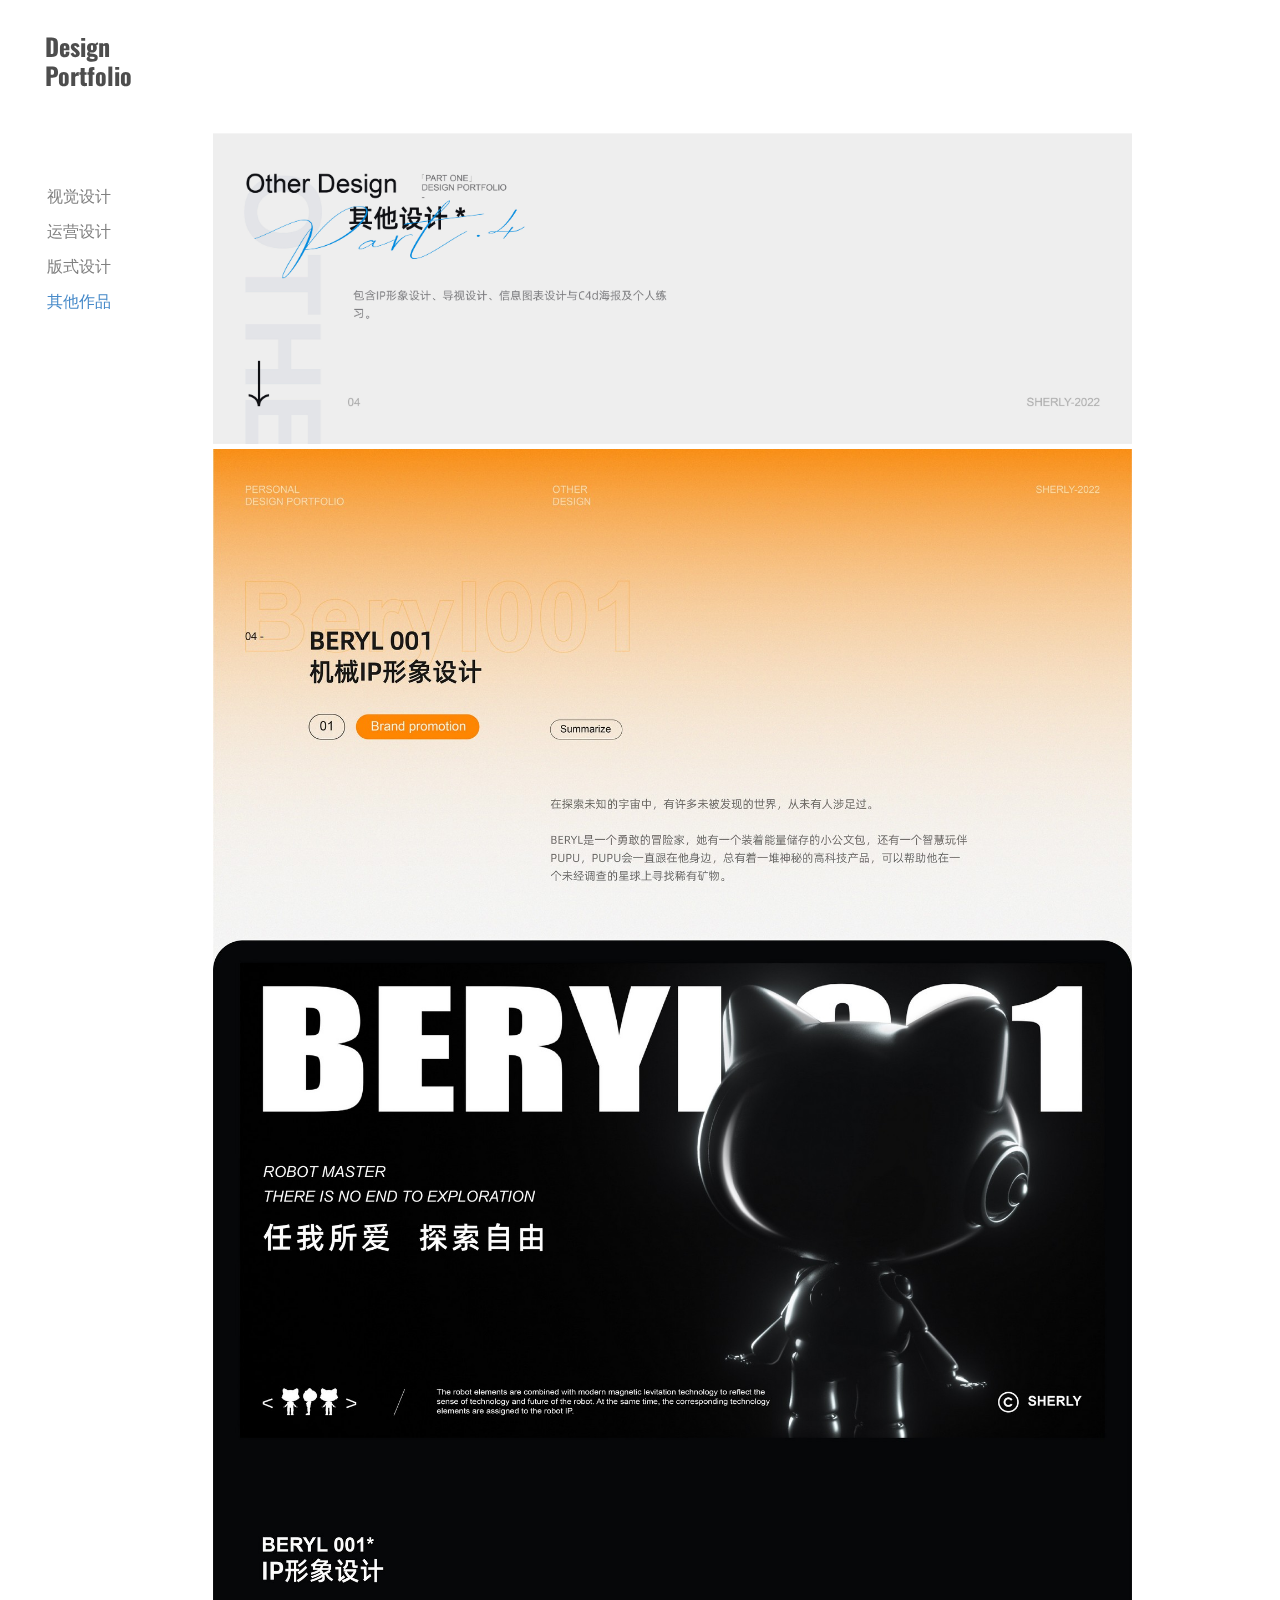
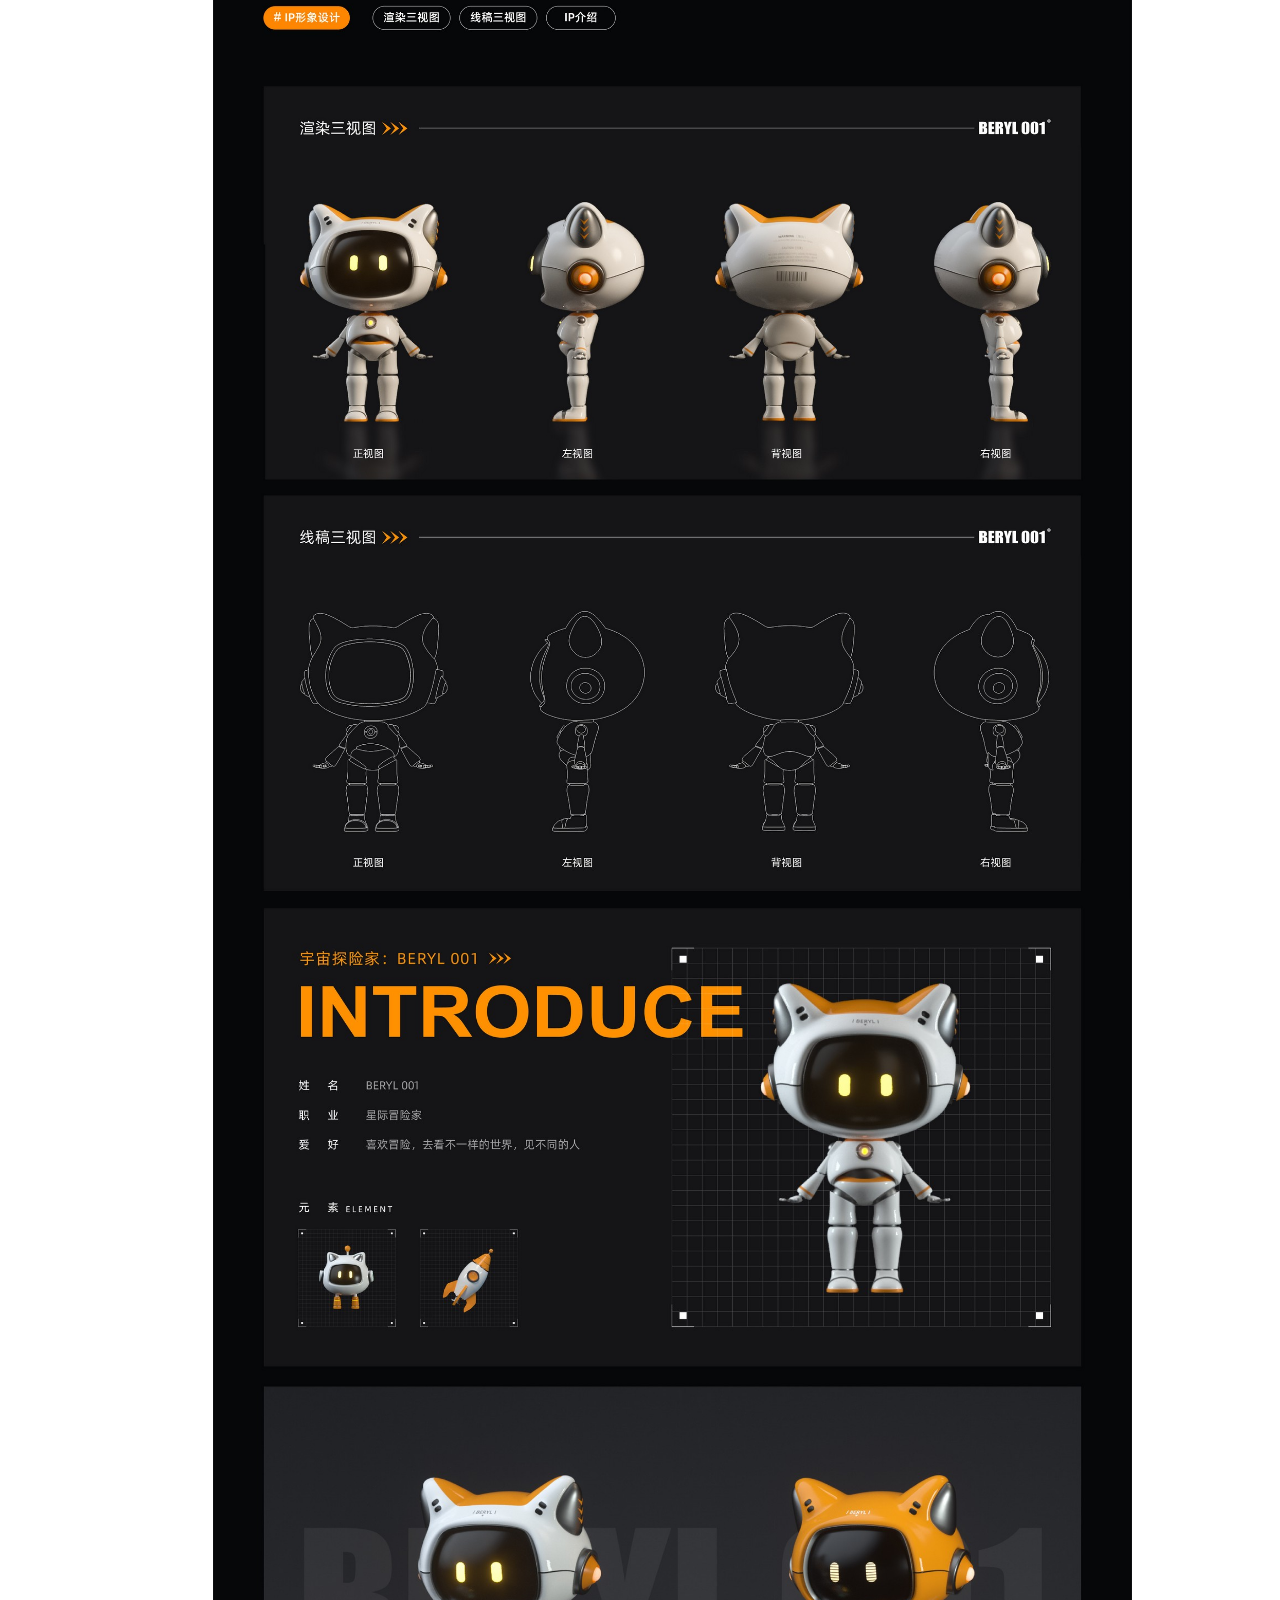
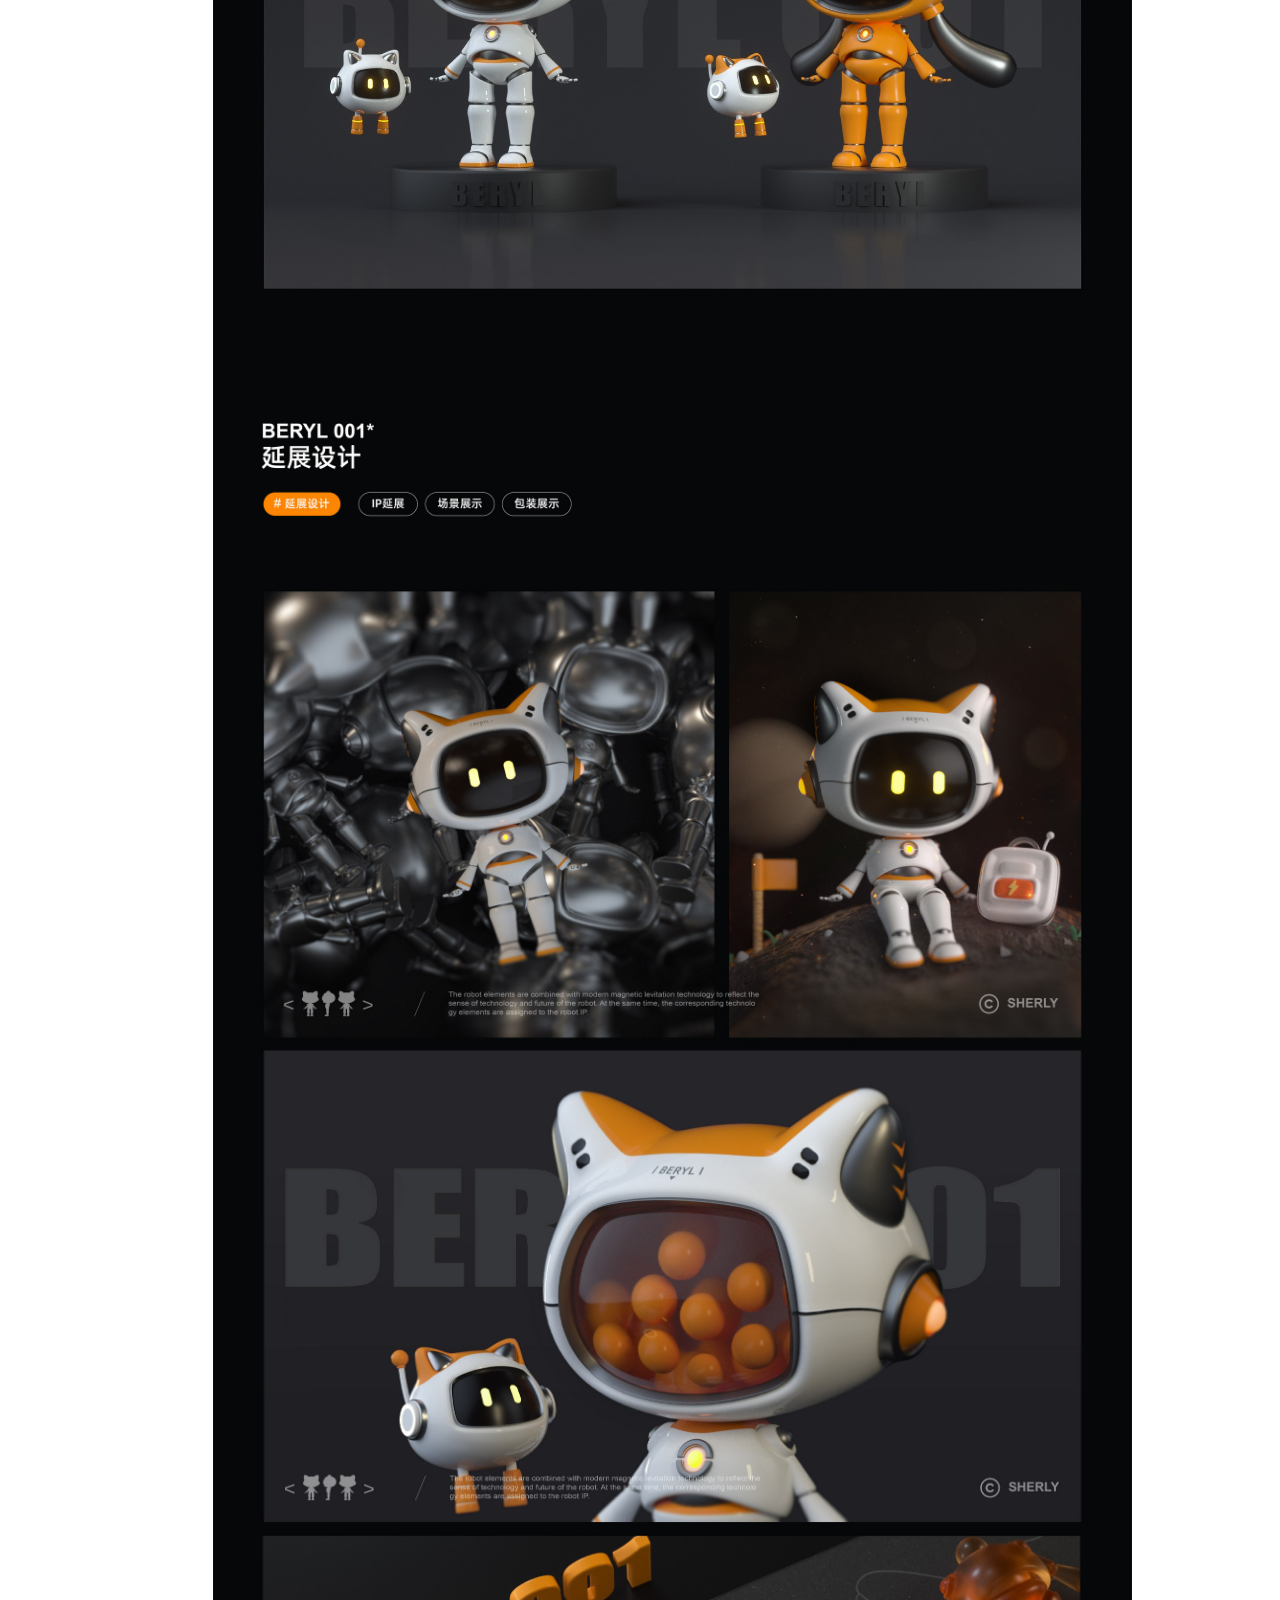
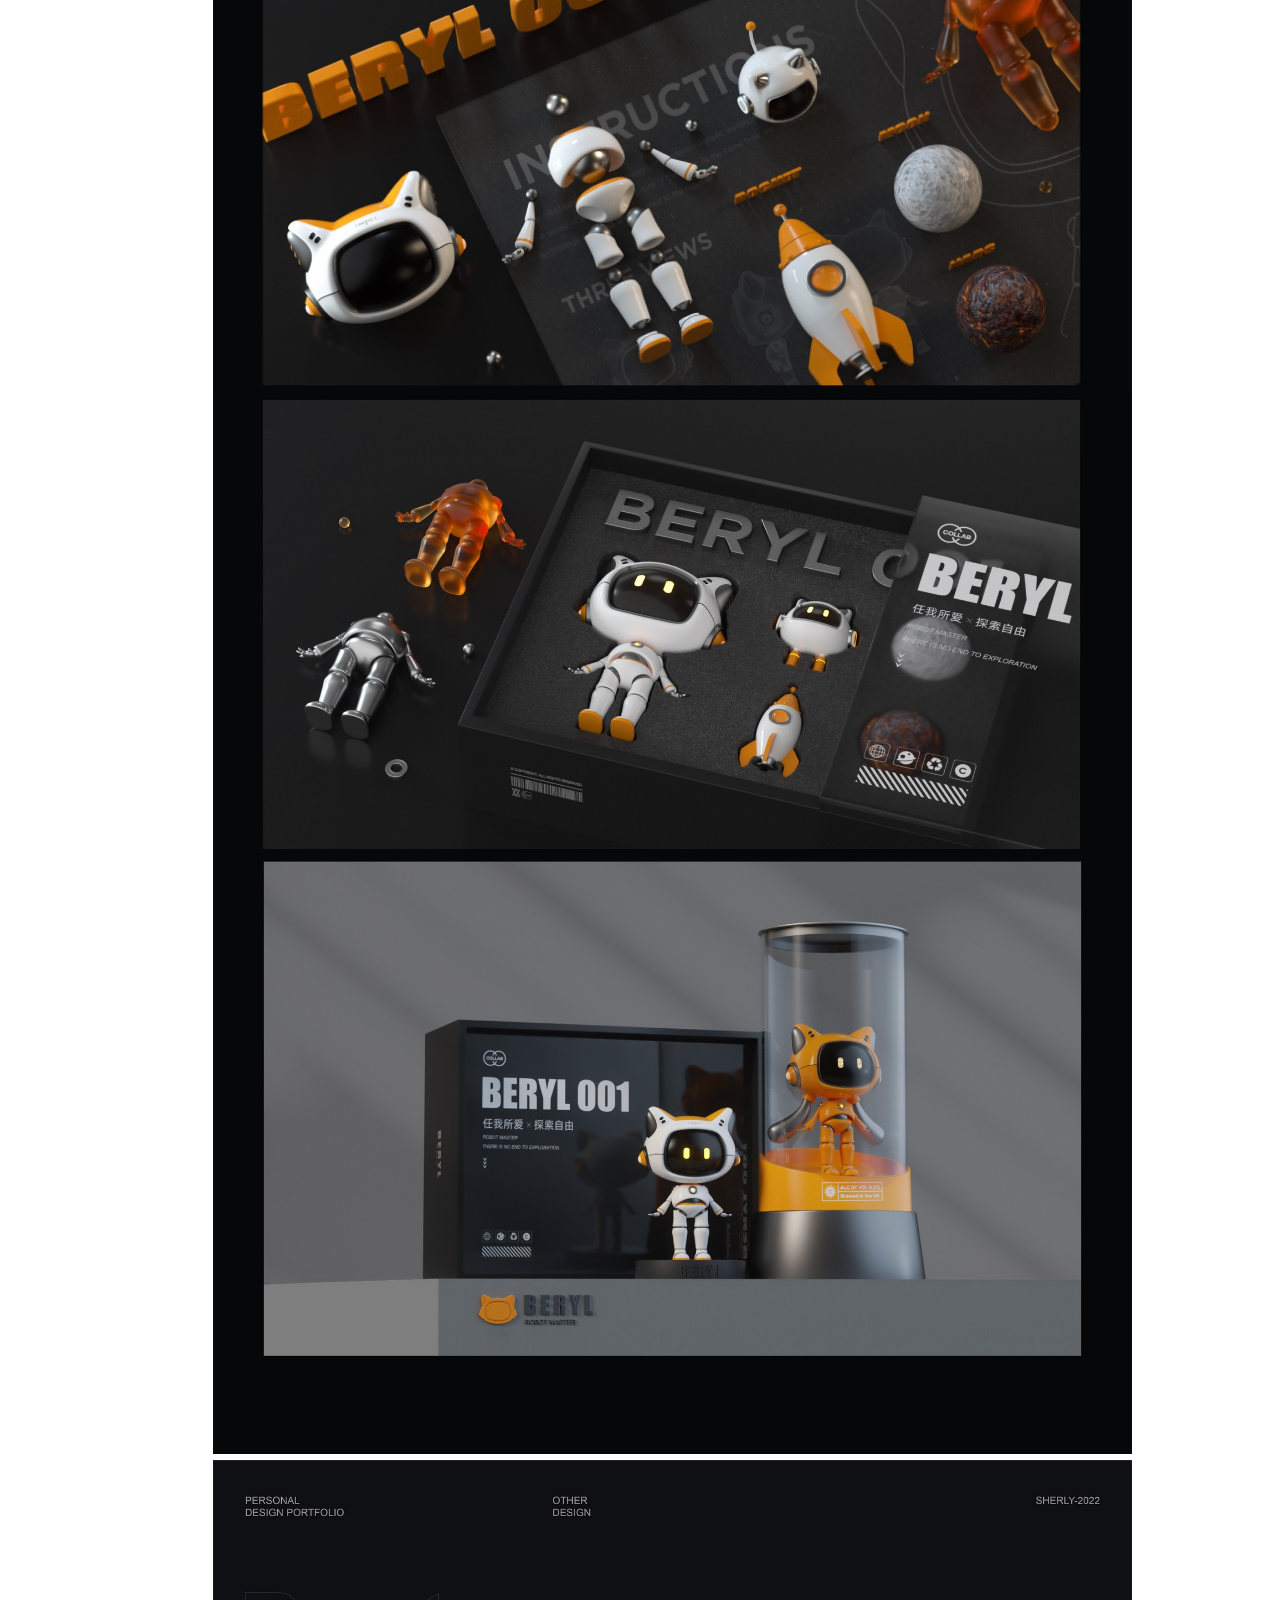
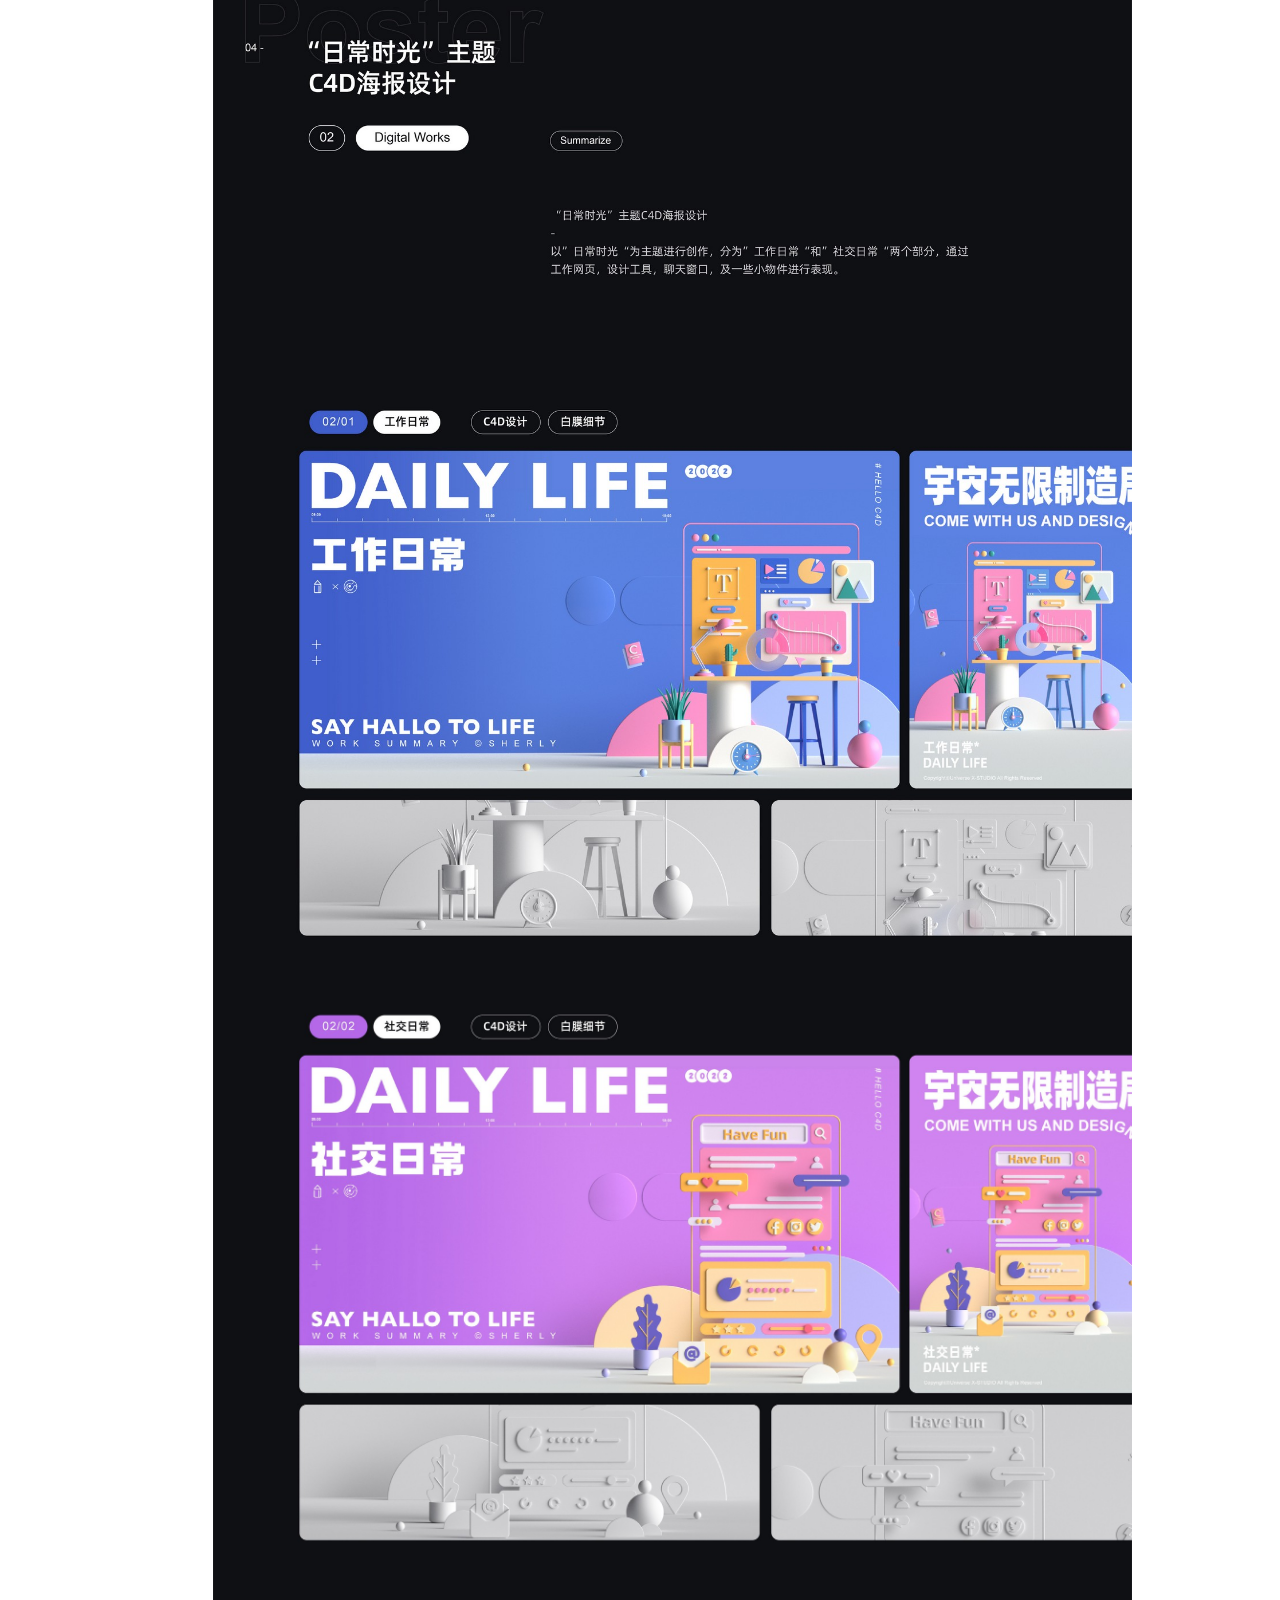
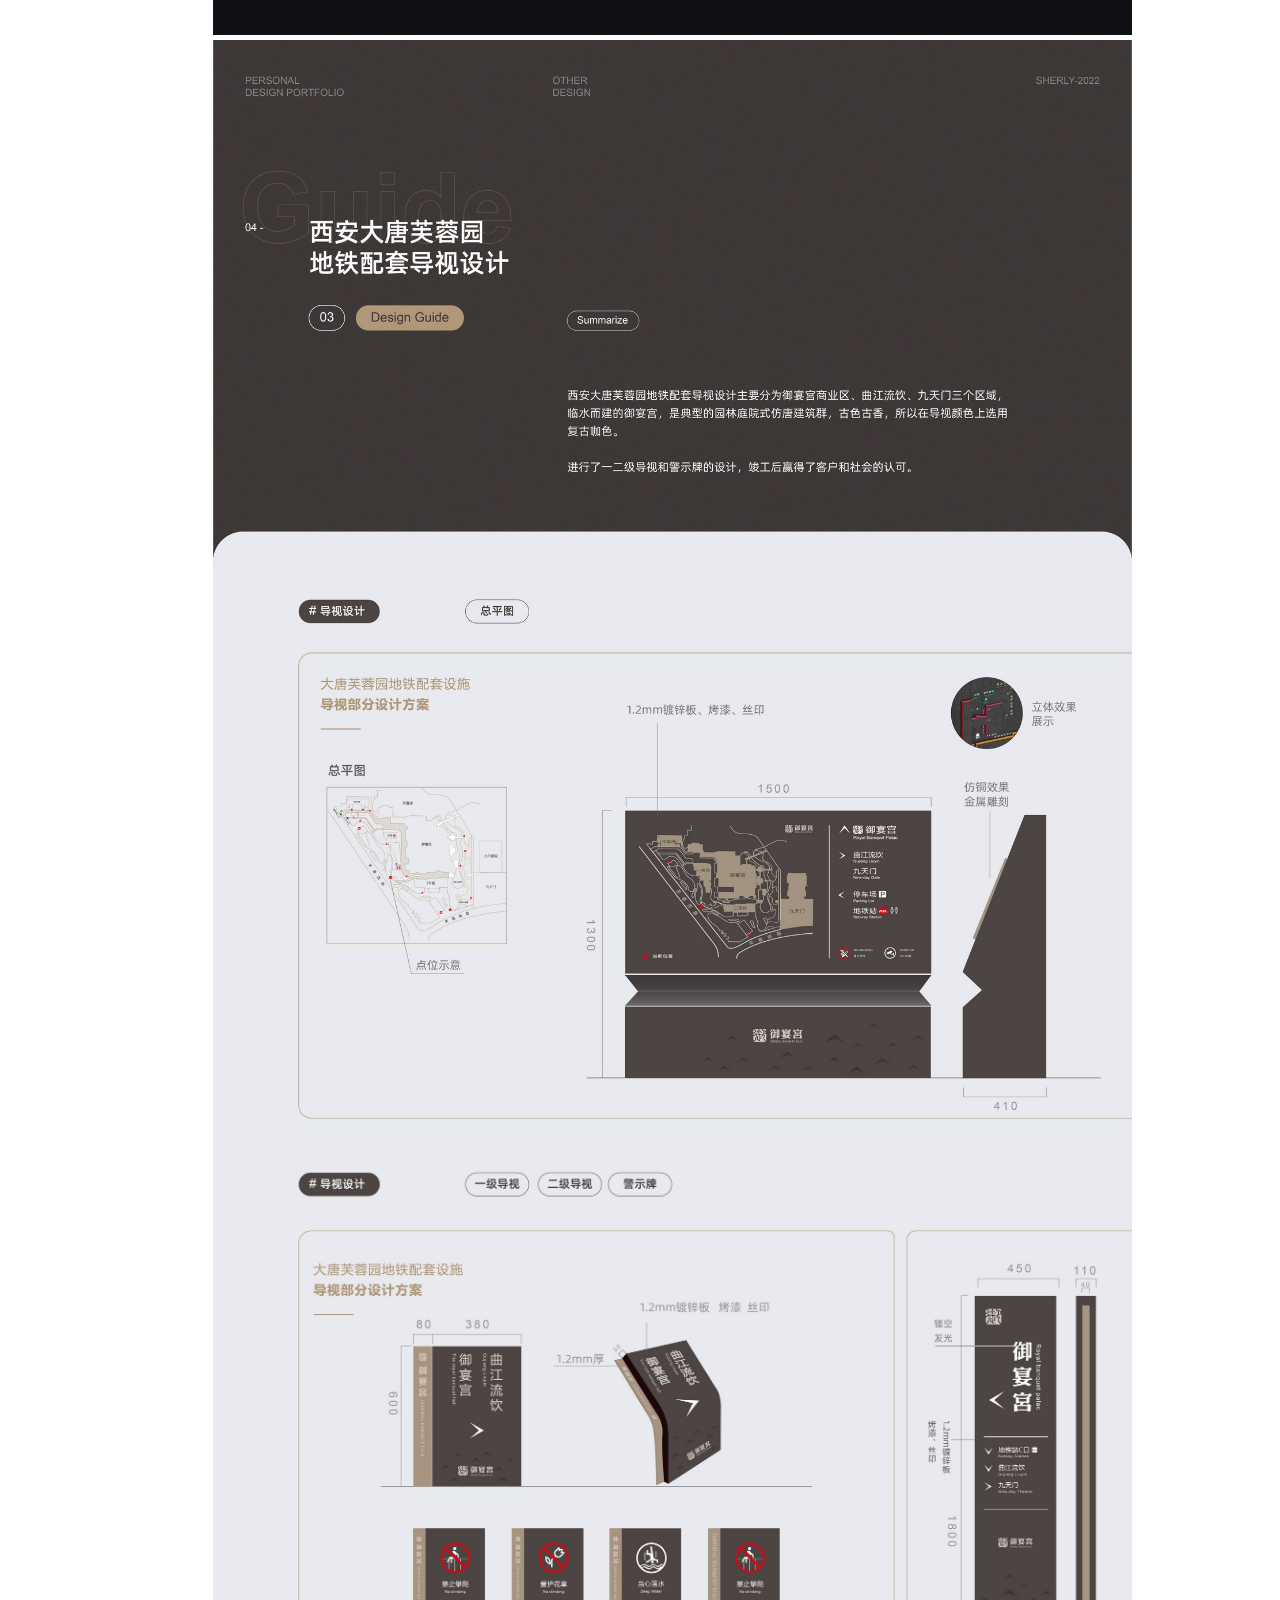
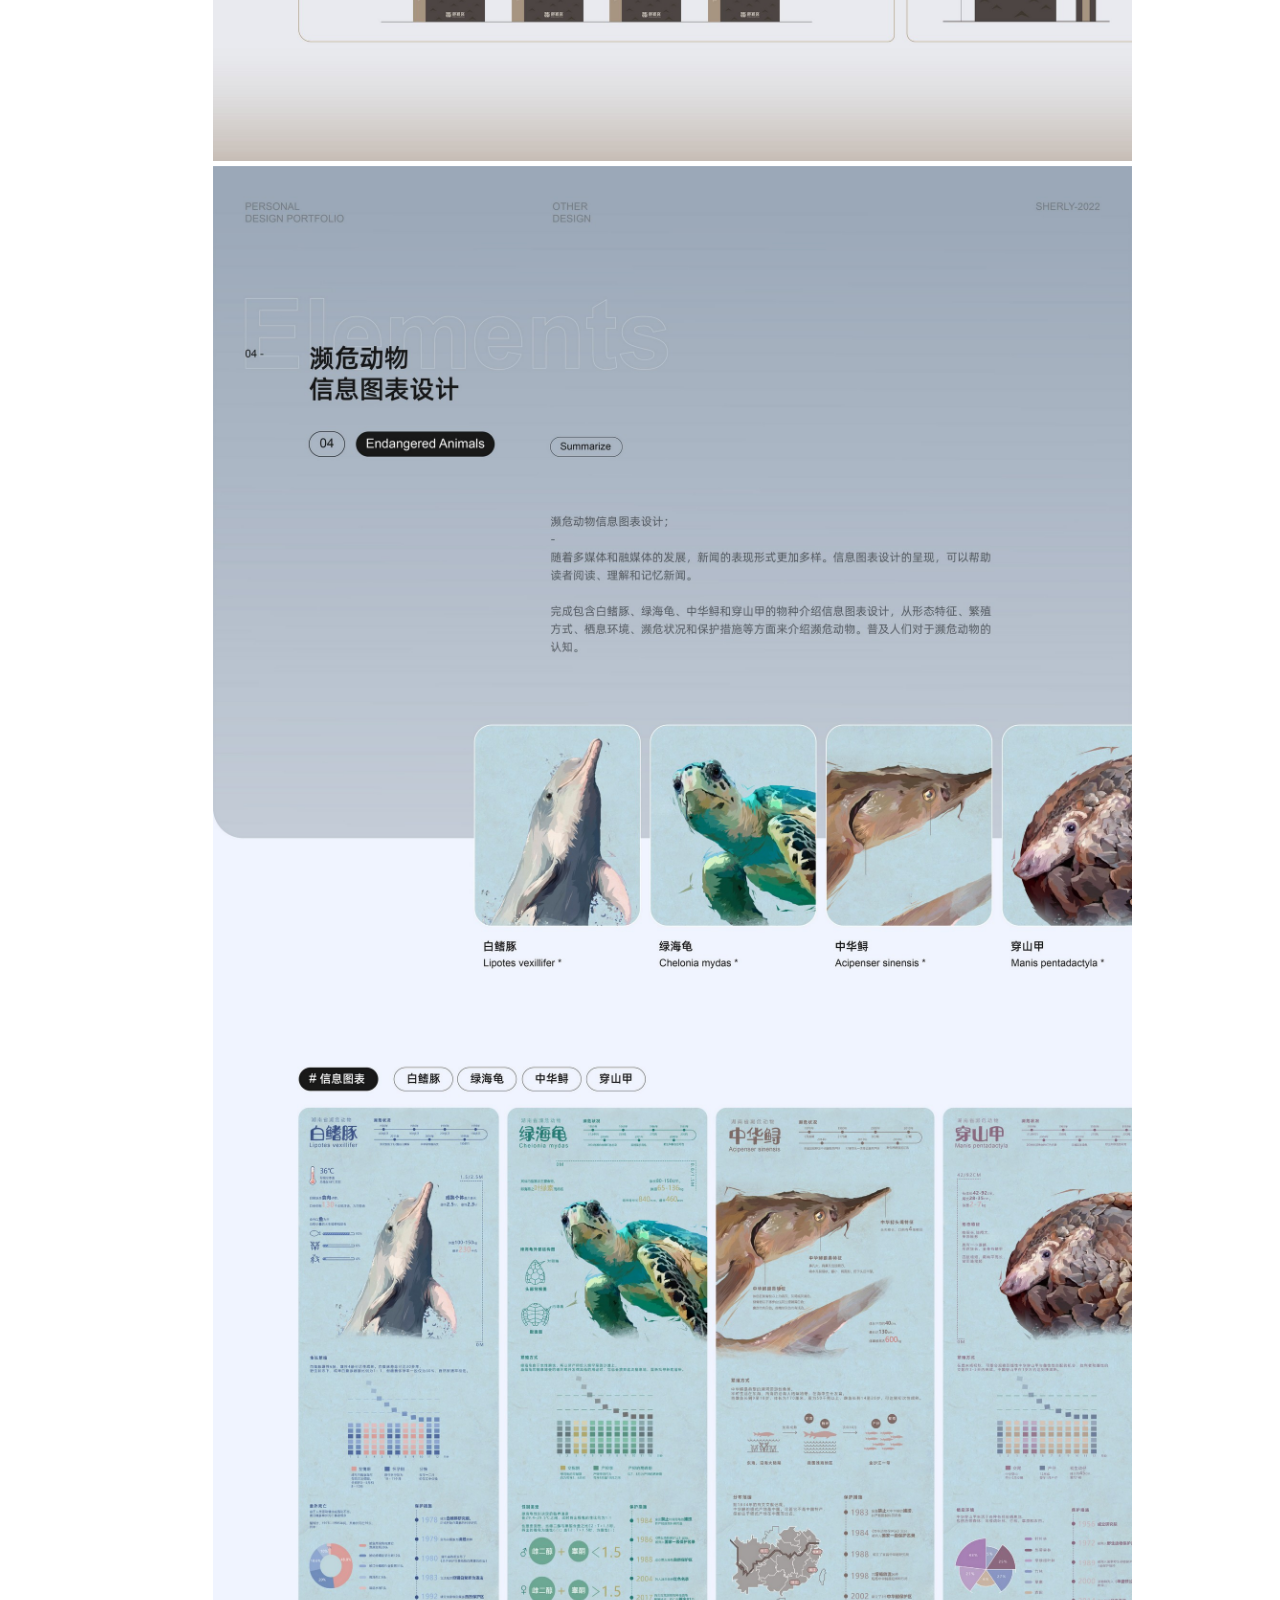
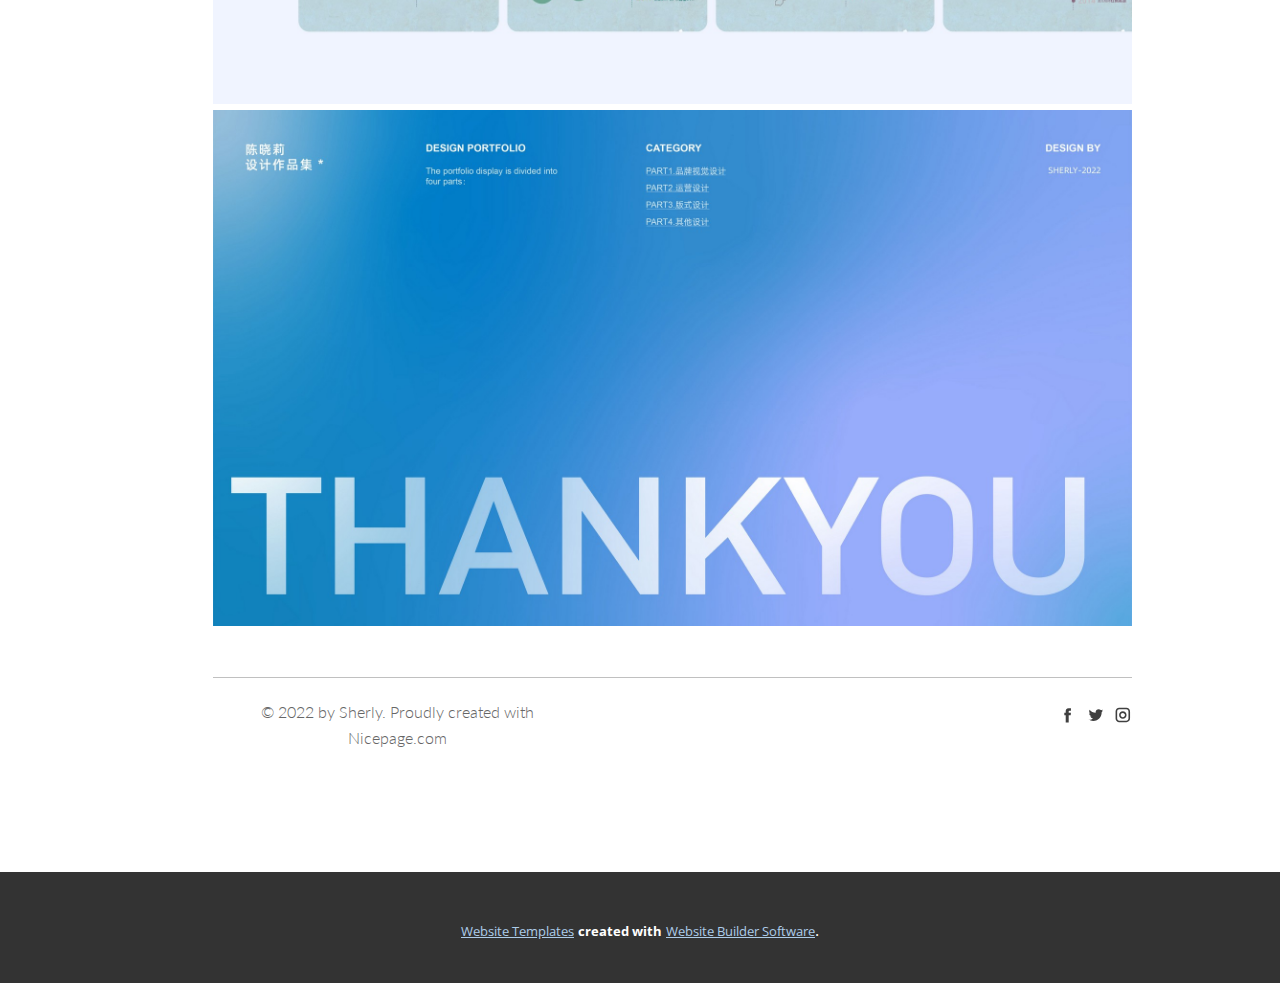
<file: 其他作品.html>
<!DOCTYPE html>
<html style="font-size: 16px;" lang="en"><head>
    <meta name="viewport" content="width=device-width, initial-scale=1.0">
    <meta charset="utf-8">
    <meta name="keywords" content="">
    <meta name="description" content="">
    <title>其他作品</title>
    <link rel="stylesheet" href="nicepage.css" media="screen">
<link rel="stylesheet" href="其他作品.css" media="screen">
    <script class="u-script" type="text/javascript" src="jquery.js" defer=""></script>
    <script class="u-script" type="text/javascript" src="nicepage.js" defer=""></script>
    <meta name="generator" content="Nicepage 4.19.3, nicepage.com">
    <link id="u-theme-google-font" rel="stylesheet" href="https://fonts.googleapis.com/css?family=Roboto:100,100i,300,300i,400,400i,500,500i,700,700i,900,900i|Open+Sans:300,300i,400,400i,500,500i,600,600i,700,700i,800,800i">
    <link id="u-page-google-font" rel="stylesheet" href="https://fonts.googleapis.com/css?family=Oswald:200,300,400,500,600,700|Lato:100,100i,300,300i,400,400i,700,700i,900,900i">
    
    
    
    
    
    
    
    <script type="application/ld+json">{
		"@context": "http://schema.org",
		"@type": "Organization",
		"name": "",
		"sameAs": [
				"Home.html",
				"Home.html",
				"Home.html"
		]
}</script>
    <meta name="theme-color" content="#478ac9">
    <meta property="og:title" content="其他作品">
    <meta property="og:type" content="website">
  </head>
  <body class="u-body u-overlap u-xl-mode" data-lang="en"><header class="u-clearfix u-header u-sticky u-sticky-f39f u-header" id="sec-c7d0" data-animation-name="" data-animation-duration="0" data-animation-delay="0" data-animation-direction=""><div class="u-clearfix u-sheet u-sheet-1">
        <p class="u-custom-font u-font-oswald u-text u-text-default u-text-grey-70 u-text-1">
          <a class="u-active-none u-border-none u-btn u-button-link u-button-style u-hover-none u-none u-text-grey-70 u-text-hover-palette-1-base u-btn-1" href="Home.html">Design<br>Portfolio
          </a>
        </p>
        <nav class="u-menu u-menu-one-level u-offcanvas u-menu-1" data-responsive-from="MD">
          <div class="menu-collapse" style="font-size: 1rem; letter-spacing: 0px;">
            <a class="u-button-style u-custom-left-right-menu-spacing u-custom-padding-bottom u-custom-text-active-color u-custom-text-color u-custom-top-bottom-menu-spacing u-nav-link u-text-active-palette-1-base u-text-hover-palette-2-base" href="#">
              <svg class="u-svg-link" viewBox="0 0 24 24"><use xmlns:xlink="http://www.w3.org/1999/xlink" xlink:href="#svg-9399"></use></svg>
              <svg class="u-svg-content" version="1.1" id="svg-9399" viewBox="0 0 16 16" x="0px" y="0px" xmlns:xlink="http://www.w3.org/1999/xlink" xmlns="http://www.w3.org/2000/svg"><g><rect y="1" width="16" height="2"></rect><rect y="7" width="16" height="2"></rect><rect y="13" width="16" height="2"></rect>
</g></svg>
            </a>
          </div>
          <div class="u-custom-menu u-nav-container">
            <ul class="u-nav u-unstyled u-nav-1"><li class="u-nav-item"><a class="u-button-style u-nav-link u-text-active-palette-1-base u-text-grey-50 u-text-hover-palette-2-base" href="视觉设计.html" style="padding: 10px 20px;">视觉设计</a>
</li></ul>
          </div>
          <div class="u-custom-menu u-nav-container-collapse">
            <div class="u-black u-container-style u-inner-container-layout u-opacity u-opacity-95 u-sidenav">
              <div class="u-inner-container-layout u-sidenav-overflow">
                <div class="u-menu-close"></div>
                <ul class="u-align-center u-nav u-popupmenu-items u-unstyled u-nav-2"><li class="u-nav-item"><a class="u-button-style u-nav-link" href="视觉设计.html">视觉设计</a>
</li></ul>
              </div>
            </div>
            <div class="u-black u-menu-overlay u-opacity u-opacity-70"></div>
          </div>
        </nav>
        <nav class="u-menu u-menu-one-level u-offcanvas u-menu-2" data-responsive-from="MD">
          <div class="menu-collapse" style="font-size: 1rem; letter-spacing: 0px;">
            <a class="u-button-style u-custom-left-right-menu-spacing u-custom-padding-bottom u-custom-text-color u-custom-top-bottom-menu-spacing u-nav-link u-text-active-palette-1-base u-text-hover-palette-2-base" href="#">
              <svg class="u-svg-link" viewBox="0 0 24 24"><use xmlns:xlink="http://www.w3.org/1999/xlink" xlink:href="#svg-046b"></use></svg>
              <svg class="u-svg-content" version="1.1" id="svg-046b" viewBox="0 0 16 16" x="0px" y="0px" xmlns:xlink="http://www.w3.org/1999/xlink" xmlns="http://www.w3.org/2000/svg"><g><rect y="1" width="16" height="2"></rect><rect y="7" width="16" height="2"></rect><rect y="13" width="16" height="2"></rect>
</g></svg>
            </a>
          </div>
          <div class="u-custom-menu u-nav-container">
            <ul class="u-nav u-unstyled u-nav-3"><li class="u-nav-item"><a class="u-button-style u-nav-link u-text-active-palette-1-base u-text-grey-50 u-text-hover-palette-2-base" href="运营设计.html" style="padding: 10px 20px;">运营设计</a>
</li></ul>
          </div>
          <div class="u-custom-menu u-nav-container-collapse">
            <div class="u-black u-container-style u-inner-container-layout u-opacity u-opacity-95 u-sidenav">
              <div class="u-inner-container-layout u-sidenav-overflow">
                <div class="u-menu-close"></div>
                <ul class="u-align-center u-nav u-popupmenu-items u-unstyled u-nav-4"><li class="u-nav-item"><a class="u-button-style u-nav-link" href="运营设计.html">运营设计</a>
</li></ul>
              </div>
            </div>
            <div class="u-black u-menu-overlay u-opacity u-opacity-70"></div>
          </div>
        </nav>
        <nav class="u-menu u-menu-one-level u-offcanvas u-menu-3" data-responsive-from="MD">
          <div class="menu-collapse" style="font-size: 1rem; letter-spacing: 0px;">
            <a class="u-button-style u-custom-left-right-menu-spacing u-custom-padding-bottom u-custom-text-color u-custom-top-bottom-menu-spacing u-nav-link u-text-active-palette-1-base u-text-hover-palette-2-base" href="#">
              <svg class="u-svg-link" viewBox="0 0 24 24"><use xmlns:xlink="http://www.w3.org/1999/xlink" xlink:href="#svg-599a"></use></svg>
              <svg class="u-svg-content" version="1.1" id="svg-599a" viewBox="0 0 16 16" x="0px" y="0px" xmlns:xlink="http://www.w3.org/1999/xlink" xmlns="http://www.w3.org/2000/svg"><g><rect y="1" width="16" height="2"></rect><rect y="7" width="16" height="2"></rect><rect y="13" width="16" height="2"></rect>
</g></svg>
            </a>
          </div>
          <div class="u-custom-menu u-nav-container">
            <ul class="u-nav u-unstyled u-nav-5"><li class="u-nav-item"><a class="u-button-style u-nav-link u-text-active-palette-1-base u-text-grey-50 u-text-hover-palette-2-base" href="版式设计.html" style="padding: 10px 20px;">版式设计</a>
</li></ul>
          </div>
          <div class="u-custom-menu u-nav-container-collapse">
            <div class="u-black u-container-style u-inner-container-layout u-opacity u-opacity-95 u-sidenav">
              <div class="u-inner-container-layout u-sidenav-overflow">
                <div class="u-menu-close"></div>
                <ul class="u-align-center u-nav u-popupmenu-items u-unstyled u-nav-6"><li class="u-nav-item"><a class="u-button-style u-nav-link" href="版式设计.html">版式设计</a>
</li></ul>
              </div>
            </div>
            <div class="u-black u-menu-overlay u-opacity u-opacity-70"></div>
          </div>
        </nav>
        <nav class="u-menu u-menu-one-level u-offcanvas u-menu-4" data-responsive-from="MD">
          <div class="menu-collapse" style="font-size: 1rem; letter-spacing: 0px;">
            <a class="u-button-style u-custom-left-right-menu-spacing u-custom-padding-bottom u-custom-text-color u-custom-top-bottom-menu-spacing u-nav-link u-text-active-palette-1-base u-text-hover-palette-2-base" href="#">
              <svg class="u-svg-link" viewBox="0 0 24 24"><use xmlns:xlink="http://www.w3.org/1999/xlink" xlink:href="#svg-b179"></use></svg>
              <svg class="u-svg-content" version="1.1" id="svg-b179" viewBox="0 0 16 16" x="0px" y="0px" xmlns:xlink="http://www.w3.org/1999/xlink" xmlns="http://www.w3.org/2000/svg"><g><rect y="1" width="16" height="2"></rect><rect y="7" width="16" height="2"></rect><rect y="13" width="16" height="2"></rect>
</g></svg>
            </a>
          </div>
          <div class="u-custom-menu u-nav-container">
            <ul class="u-nav u-unstyled u-nav-7"><li class="u-nav-item"><a class="u-button-style u-nav-link u-text-active-palette-1-base u-text-grey-50 u-text-hover-palette-2-base" href="其他作品.html" style="padding: 10px 20px;">其他作品</a>
</li></ul>
          </div>
          <div class="u-custom-menu u-nav-container-collapse">
            <div class="u-black u-container-style u-inner-container-layout u-opacity u-opacity-95 u-sidenav">
              <div class="u-inner-container-layout u-sidenav-overflow">
                <div class="u-menu-close"></div>
                <ul class="u-align-center u-nav u-popupmenu-items u-unstyled u-nav-8"><li class="u-nav-item"><a class="u-button-style u-nav-link" href="其他作品.html">其他作品</a>
</li></ul>
              </div>
            </div>
            <div class="u-black u-menu-overlay u-opacity u-opacity-70"></div>
          </div>
        </nav>
      </div></header>
    <section class="u-clearfix u-section-1" id="sec-94fd">
      <div class="u-clearfix u-sheet u-sheet-1">
        <img class="u-image u-image-default u-preserve-proportions u-image-1" src="images/0926-21.jpg" alt="" data-image-width="5334" data-image-height="1807">
      </div>
    </section>
    <section class="u-clearfix u-section-2" id="sec-71f6">
      <div class="u-clearfix u-sheet u-valign-middle u-sheet-1">
        <img class="u-image u-image-default u-preserve-proportions u-image-1" src="images/0926.22.01-22.jpg" alt="" data-image-width="5334" data-image-height="6180">
        <img class="u-image u-image-default u-preserve-proportions u-image-2" src="images/0926.22.02-22.jpg" alt="" data-image-width="5334" data-image-height="5732">
        <img class="u-image u-image-default u-preserve-proportions u-image-3" src="images/0926.22.03-22.jpg" alt="" data-image-width="5334" data-image-height="6136">
        <img class="u-image u-image-default u-preserve-proportions u-image-4" src="images/0926.22.04-22.jpg" alt="" data-image-width="5334" data-image-height="4000">
        <img class="u-image u-image-default u-preserve-proportions u-image-5" src="images/0926.22.05-22.jpg" alt="" data-image-width="5334" data-image-height="5503">
        <img class="u-image u-image-default u-preserve-proportions u-image-6" src="images/0926.22.06-22.jpg" alt="" data-image-width="5334" data-image-height="6174">
      </div>
    </section>
    <section class="u-clearfix u-section-3" id="sec-666e">
      <div class="u-clearfix u-sheet u-valign-middle u-sheet-1">
        <img class="u-image u-image-default u-preserve-proportions u-image-1" src="images/0926.23.01-23.jpg" alt="" data-image-width="5334" data-image-height="6385">
        <img class="u-image u-image-default u-preserve-proportions u-image-2" src="images/0926.23.02-23.jpg" alt="" data-image-width="5334" data-image-height="3919">
      </div>
    </section>
    <section class="u-clearfix u-section-4" id="sec-0ba2">
      <div class="u-clearfix u-sheet u-valign-middle u-sheet-1">
        <img class="u-image u-image-default u-preserve-proportions u-image-1" src="images/0926.24.01-24.jpg" alt="" data-image-width="5334" data-image-height="6415">
        <img class="u-image u-image-default u-preserve-proportions u-image-2" src="images/0926.24.02-24.jpg" alt="" data-image-width="5334" data-image-height="3581">
      </div>
    </section>
    <section class="u-clearfix u-section-5" id="sec-0a16">
      <div class="u-clearfix u-sheet u-valign-middle u-sheet-1">
        <img class="u-image u-image-default u-preserve-proportions u-image-1" src="images/0926.25.01-25.jpg" alt="" data-image-width="5334" data-image-height="4917">
        <img class="u-image u-image-default u-preserve-proportions u-image-2" src="images/0926.25.02-25.jpg" alt="" data-image-width="5334" data-image-height="4011">
      </div>
    </section>
    <section class="u-clearfix u-section-6" id="sec-8080">
      <div class="u-clearfix u-sheet u-valign-middle u-sheet-1">
        <img class="u-image u-image-default u-preserve-proportions u-image-1" src="images/0926-26.jpg" alt="" data-image-width="5334" data-image-height="2995">
      </div>
    </section>
    
    
    <footer class="u-clearfix u-footer u-white" id="sec-3270"><div class="u-clearfix u-sheet u-sheet-1">
        <div class="u-border-1 u-border-grey-25 u-line u-line-horizontal u-line-1"></div>
        <div class="u-social-icons u-spacing-10 u-social-icons-1">
          <a class="u-social-url" title="facebook" href="Home.html"><span class="u-icon u-social-facebook u-social-icon u-text-grey-75 u-icon-1"><svg class="u-svg-link" preserveAspectRatio="xMidYMin slice" viewBox="0 0 112 112" style=""><use xmlns:xlink="http://www.w3.org/1999/xlink" xlink:href="#svg-900e"></use></svg><svg class="u-svg-content" viewBox="0 0 112 112" x="0" y="0" id="svg-900e"><path fill="currentColor" d="M75.5,28.8H65.4c-1.5,0-4,0.9-4,4.3v9.4h13.9l-1.5,15.8H61.4v45.1H42.8V58.3h-8.8V42.4h8.8V32.2
c0-7.4,3.4-18.8,18.8-18.8h13.8v15.4H75.5z"></path></svg></span>
          </a>
          <a class="u-social-url" title="twitter" href="Home.html"><span class="u-icon u-social-icon u-social-twitter u-text-grey-75 u-icon-2"><svg class="u-svg-link" preserveAspectRatio="xMidYMin slice" viewBox="0 0 112 112" style=""><use xmlns:xlink="http://www.w3.org/1999/xlink" xlink:href="#svg-476d"></use></svg><svg class="u-svg-content" viewBox="0 0 112 112" x="0" y="0" id="svg-476d"><path fill="currentColor" d="M92.2,38.2c0,0.8,0,1.6,0,2.3c0,24.3-18.6,52.4-52.6,52.4c-10.6,0.1-20.2-2.9-28.5-8.2
	c1.4,0.2,2.9,0.2,4.4,0.2c8.7,0,16.7-2.9,23-7.9c-8.1-0.2-14.9-5.5-17.3-12.8c1.1,0.2,2.4,0.2,3.4,0.2c1.6,0,3.3-0.2,4.8-0.7
	c-8.4-1.6-14.9-9.2-14.9-18c0-0.2,0-0.2,0-0.2c2.5,1.4,5.4,2.2,8.4,2.3c-5-3.3-8.3-8.9-8.3-15.4c0-3.4,1-6.5,2.5-9.2
	c9.1,11.1,22.7,18.5,38,19.2c-0.2-1.4-0.4-2.8-0.4-4.3c0.1-10,8.3-18.2,18.5-18.2c5.4,0,10.1,2.2,13.5,5.7c4.3-0.8,8.1-2.3,11.7-4.5
	c-1.4,4.3-4.3,7.9-8.1,10.1c3.7-0.4,7.3-1.4,10.6-2.9C98.9,32.3,95.7,35.5,92.2,38.2z"></path></svg></span>
          </a>
          <a class="u-social-url" title="instagram" href="Home.html"><span class="u-icon u-social-icon u-social-instagram u-text-grey-75 u-icon-3"><svg class="u-svg-link" preserveAspectRatio="xMidYMin slice" viewBox="0 0 112 112" style=""><use xmlns:xlink="http://www.w3.org/1999/xlink" xlink:href="#svg-dfa7"></use></svg><svg class="u-svg-content" viewBox="0 0 112 112" x="0" y="0" id="svg-dfa7"><path fill="currentColor" d="M55.9,32.9c-12.8,0-23.2,10.4-23.2,23.2s10.4,23.2,23.2,23.2s23.2-10.4,23.2-23.2S68.7,32.9,55.9,32.9z
	 M55.9,69.4c-7.4,0-13.3-6-13.3-13.3c-0.1-7.4,6-13.3,13.3-13.3s13.3,6,13.3,13.3C69.3,63.5,63.3,69.4,55.9,69.4z"></path><path fill="#FFFFFF" d="M79.7,26.8c-3,0-5.4,2.5-5.4,5.4s2.5,5.4,5.4,5.4c3,0,5.4-2.5,5.4-5.4S82.7,26.8,79.7,26.8z"></path><path fill="currentColor" d="M78.2,11H33.5C21,11,10.8,21.3,10.8,33.7v44.7c0,12.6,10.2,22.8,22.7,22.8h44.7c12.6,0,22.7-10.2,22.7-22.7
	V33.7C100.8,21.1,90.6,11,78.2,11z M91,78.4c0,7.1-5.8,12.8-12.8,12.8H33.5c-7.1,0-12.8-5.8-12.8-12.8V33.7
	c0-7.1,5.8-12.8,12.8-12.8h44.7c7.1,0,12.8,5.8,12.8,12.8V78.4z"></path></svg></span>
          </a>
        </div>
        <p class="u-align-center u-custom-font u-font-lato u-text u-text-grey-60 u-text-1"> © 2022 by Sherly. Proudly created with Nicepage.com</p>
        <div class="u-border-1 u-border-white u-expanded-width u-line u-line-horizontal u-opacity u-opacity-50 u-line-2"></div>
      </div></footer>
    <section class="u-backlink u-clearfix u-grey-80">
      <a class="u-link" href="https://nicepage.com/website-templates" target="_blank">
        <span>Website Templates</span>
      </a>
      <p class="u-text">
        <span>created with</span>
      </p>
      <a class="u-link" href="" target="_blank">
        <span>Website Builder Software</span>
      </a>. 
    </section>
  
</body></html>
</file>
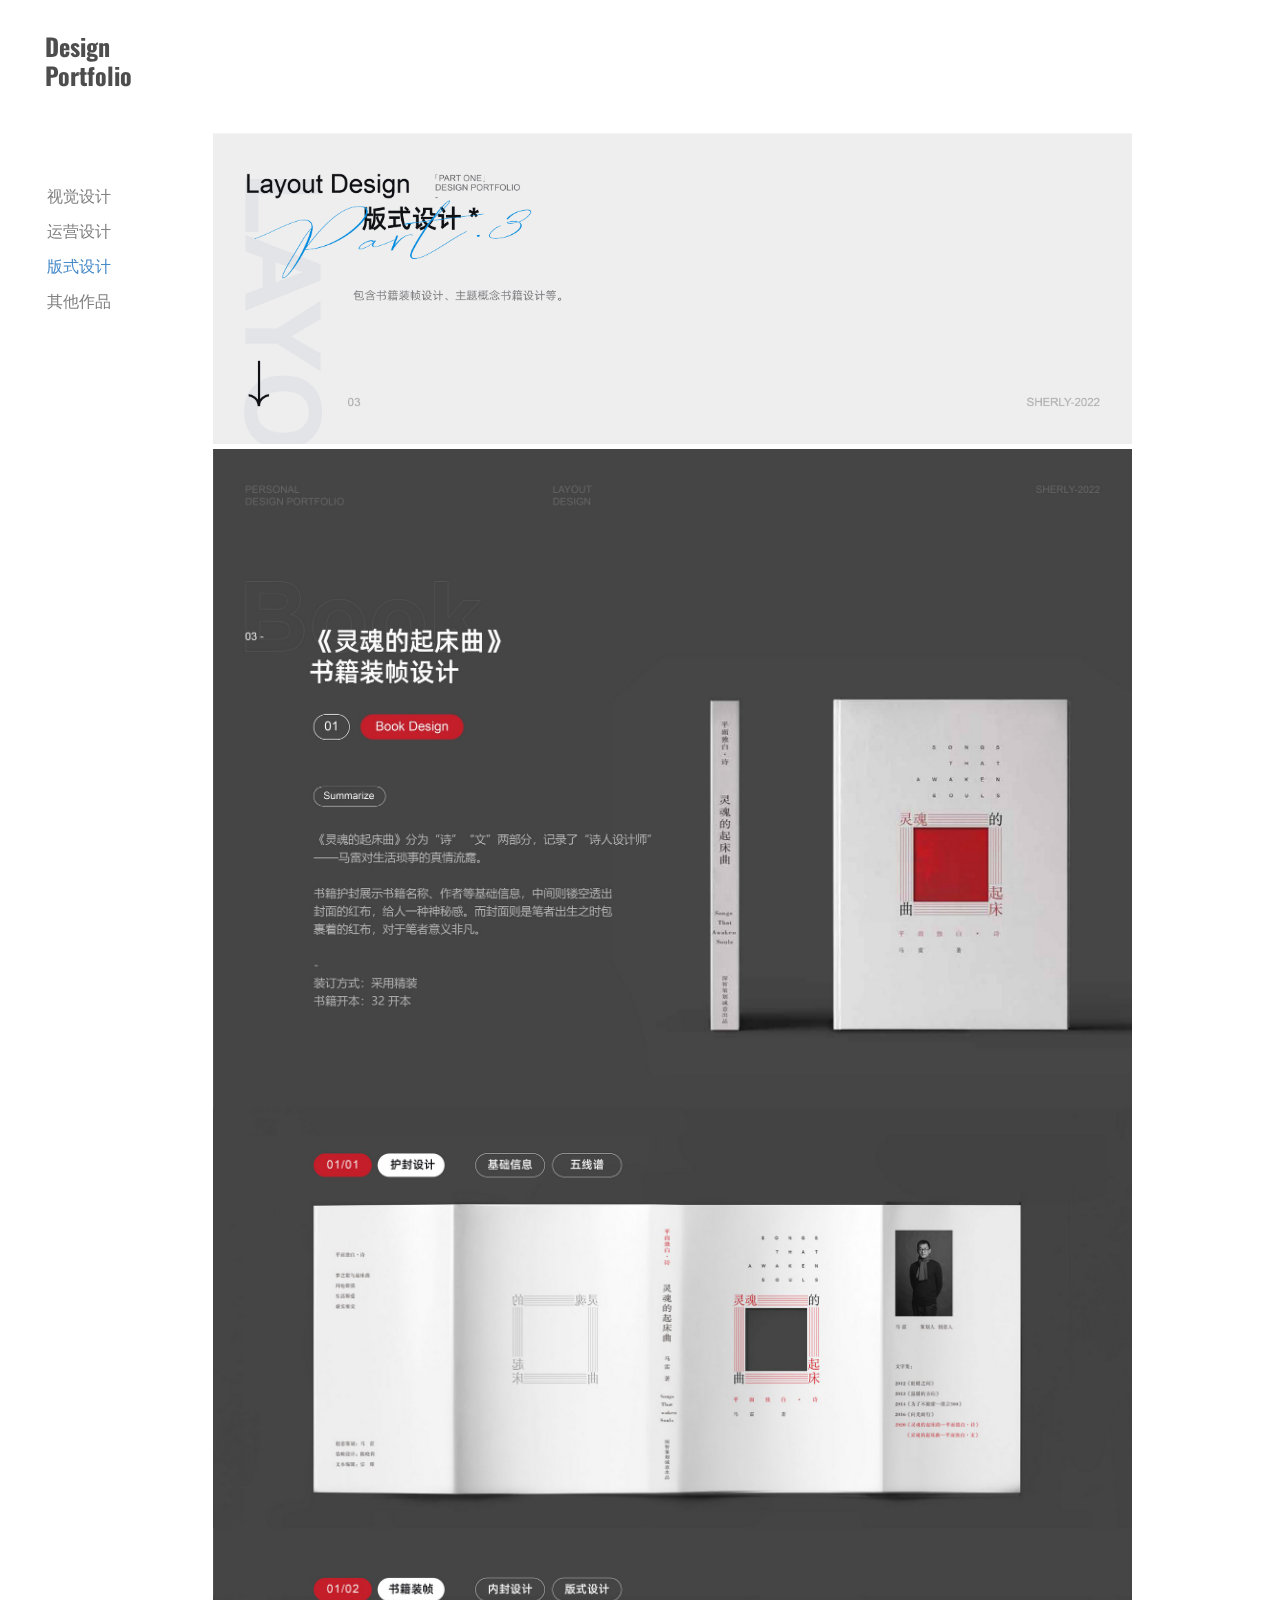
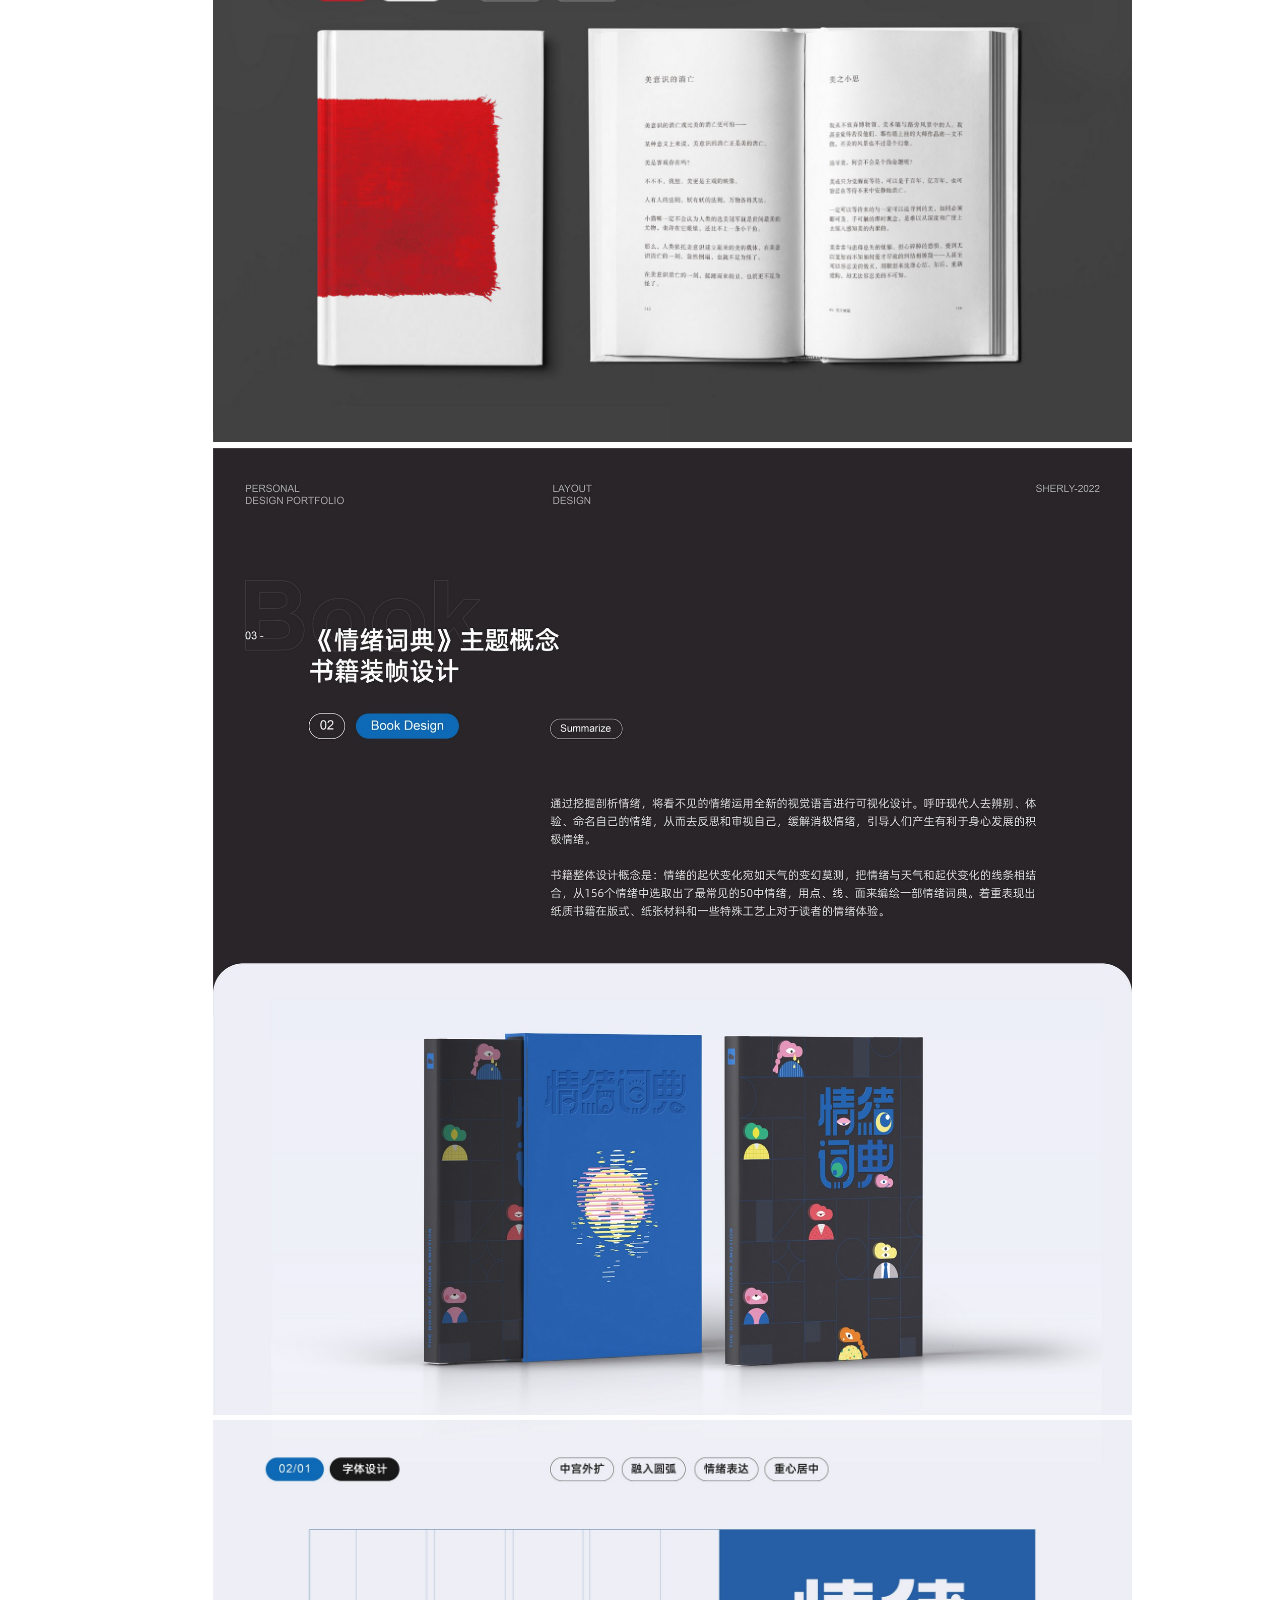
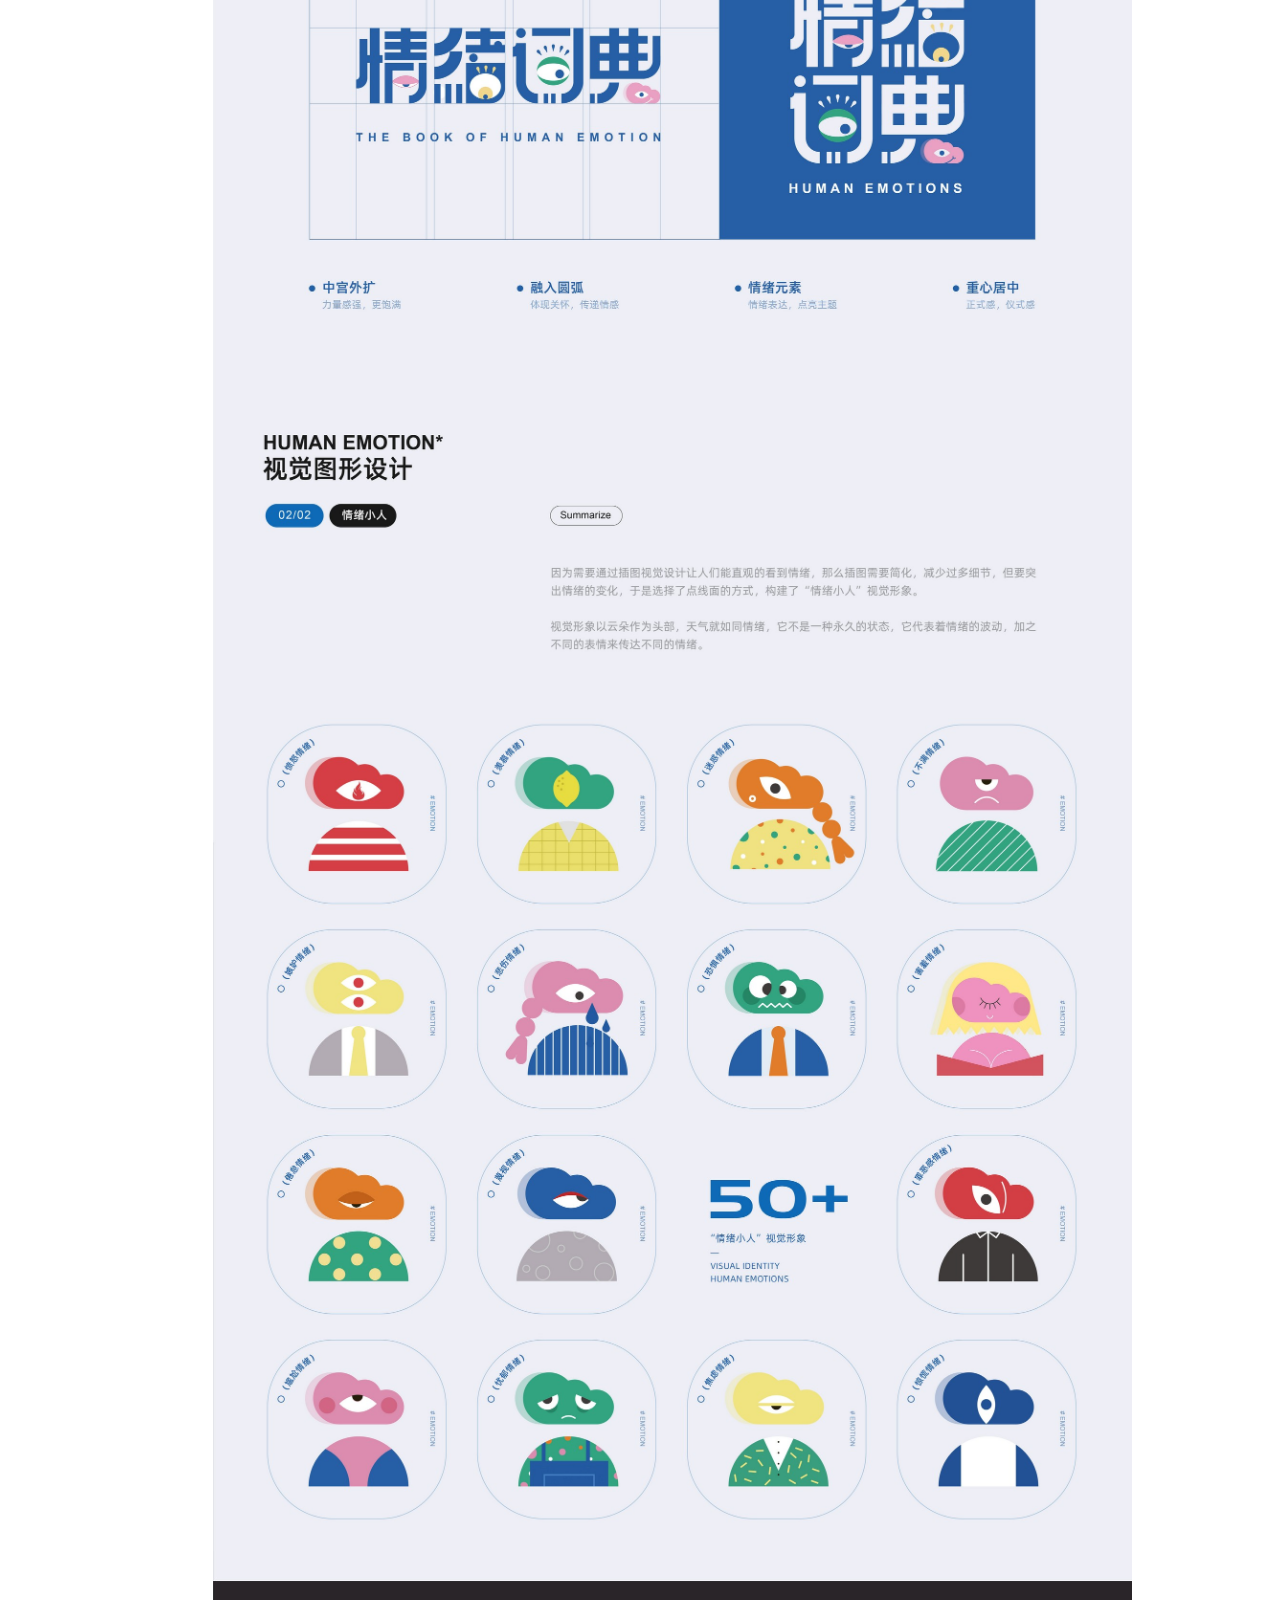
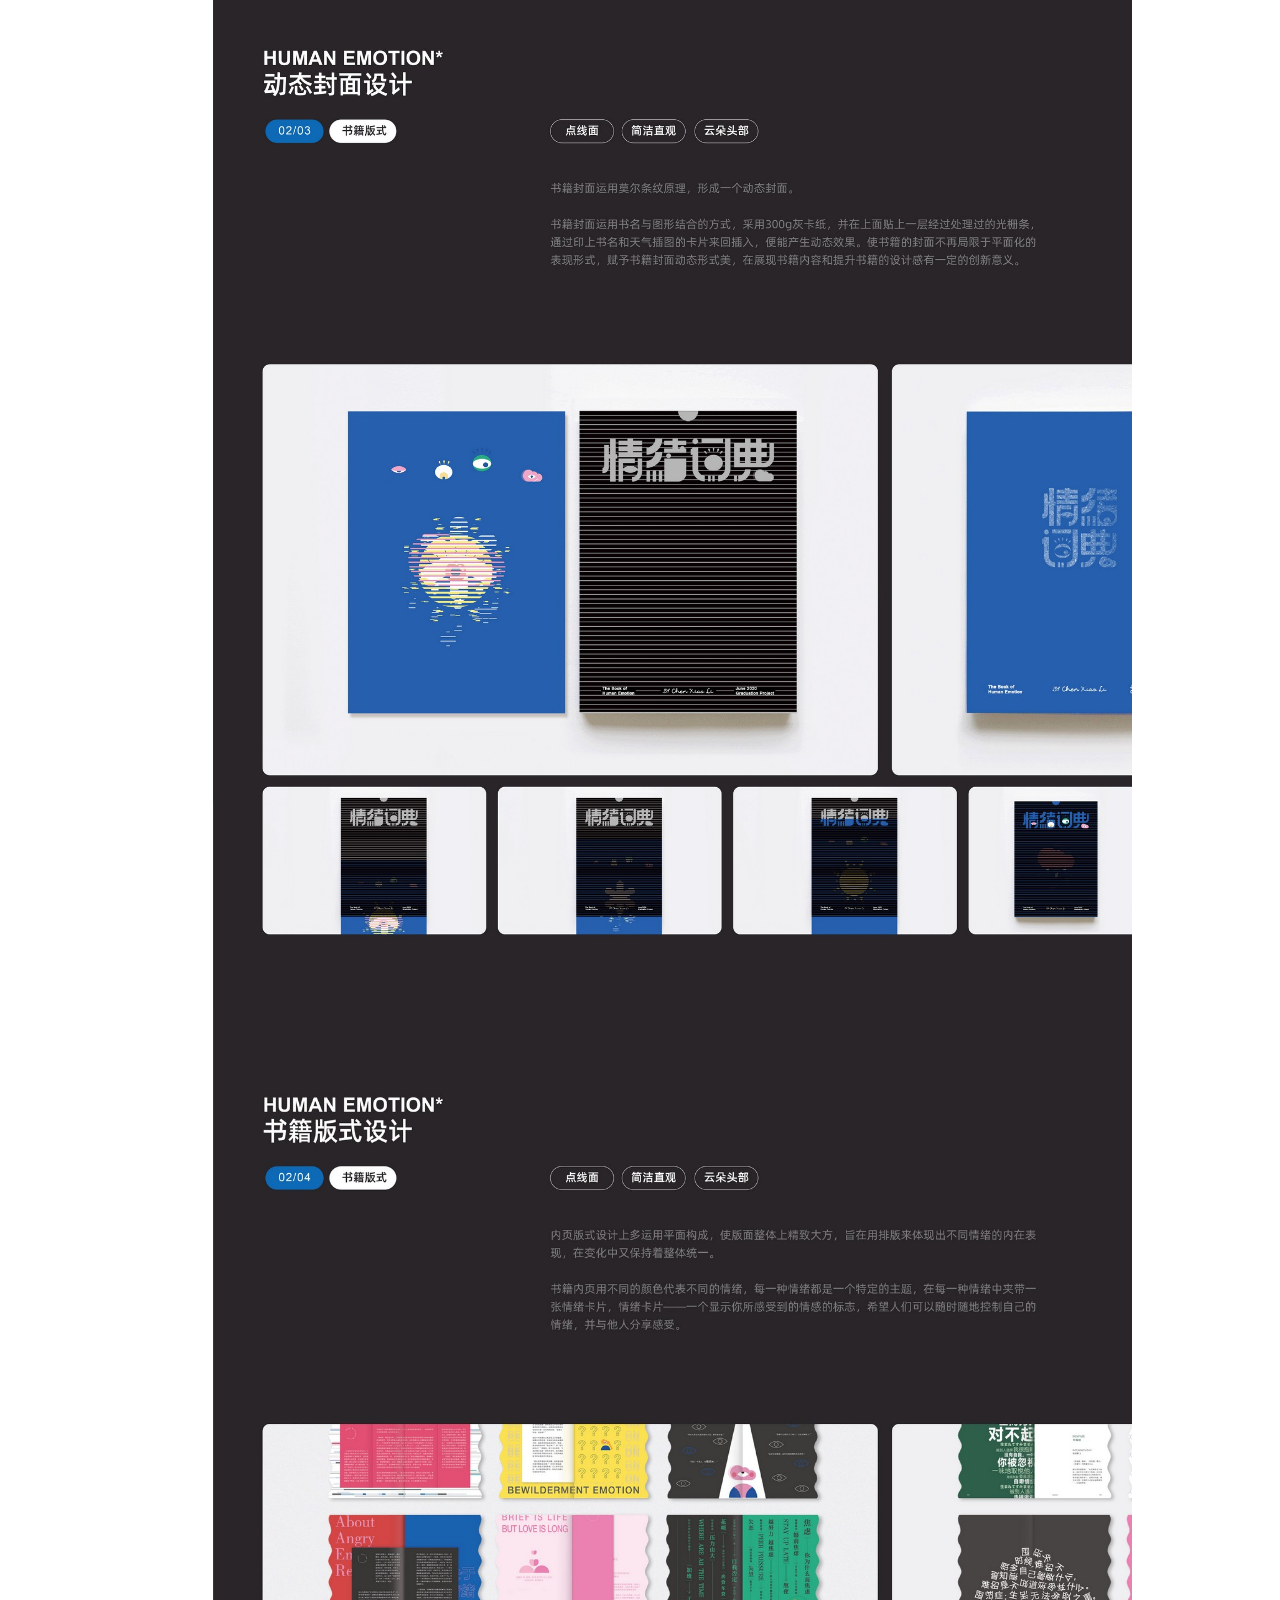
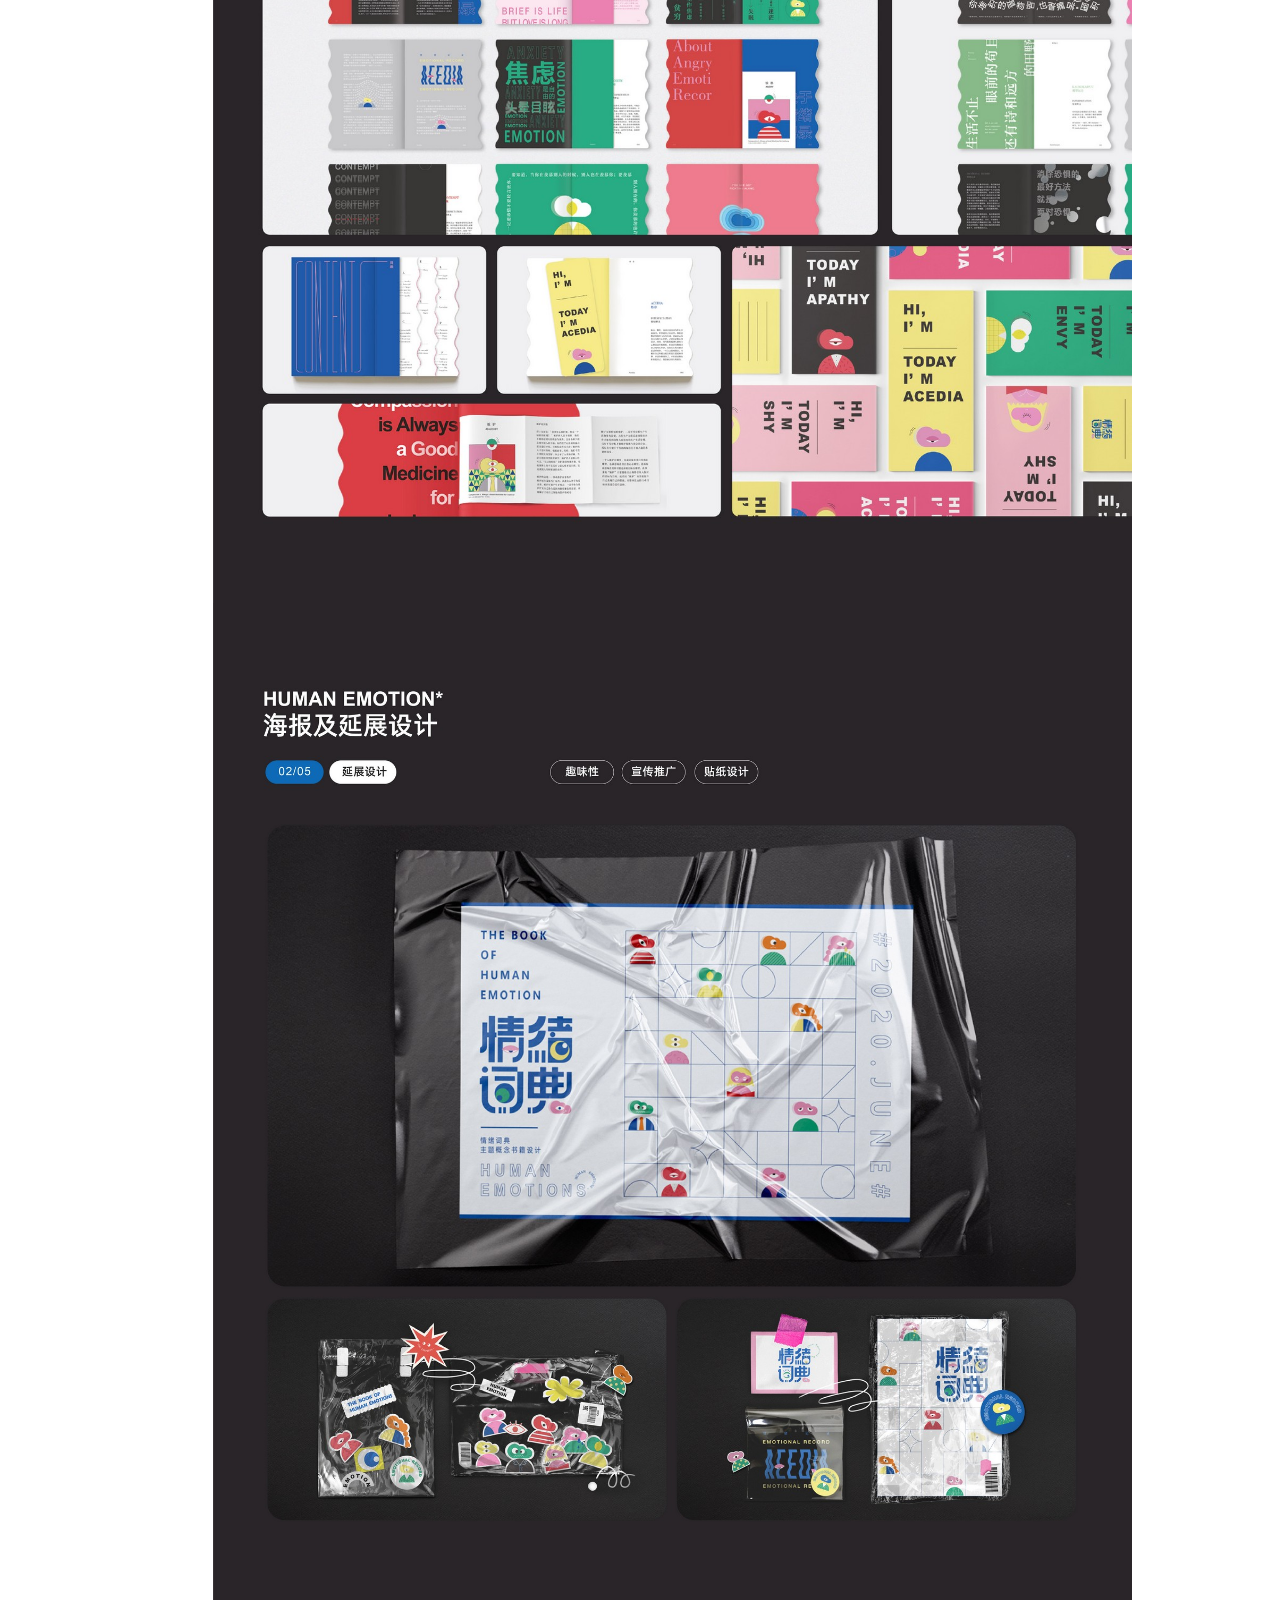
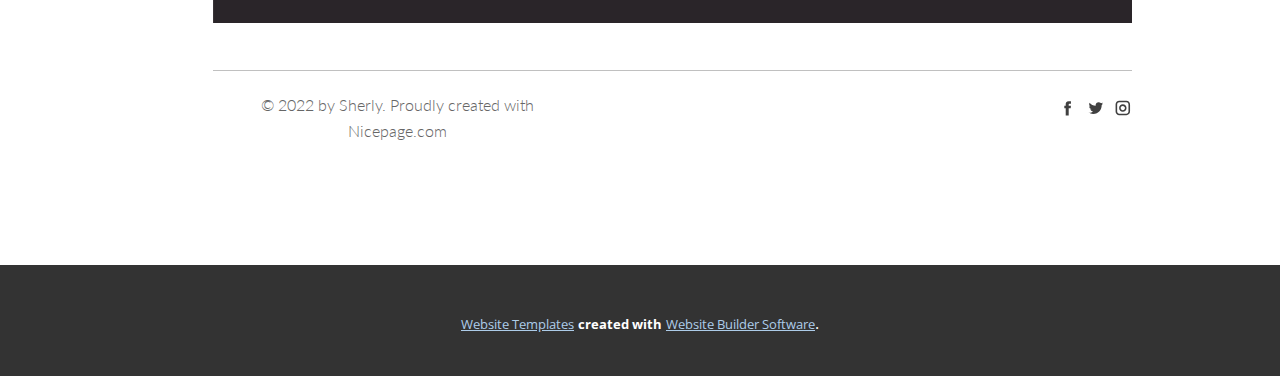
<file: 版式设计.html>
<!DOCTYPE html>
<html style="font-size: 16px;" lang="en"><head>
    <meta name="viewport" content="width=device-width, initial-scale=1.0">
    <meta charset="utf-8">
    <meta name="keywords" content="">
    <meta name="description" content="">
    <title>版式设计</title>
    <link rel="stylesheet" href="nicepage.css" media="screen">
<link rel="stylesheet" href="版式设计.css" media="screen">
    <script class="u-script" type="text/javascript" src="jquery.js" defer=""></script>
    <script class="u-script" type="text/javascript" src="nicepage.js" defer=""></script>
    <meta name="generator" content="Nicepage 4.19.3, nicepage.com">
    <link id="u-theme-google-font" rel="stylesheet" href="https://fonts.googleapis.com/css?family=Roboto:100,100i,300,300i,400,400i,500,500i,700,700i,900,900i|Open+Sans:300,300i,400,400i,500,500i,600,600i,700,700i,800,800i">
    <link id="u-page-google-font" rel="stylesheet" href="https://fonts.googleapis.com/css?family=Oswald:200,300,400,500,600,700|Lato:100,100i,300,300i,400,400i,700,700i,900,900i">
    
    
    
    
    <script type="application/ld+json">{
		"@context": "http://schema.org",
		"@type": "Organization",
		"name": "",
		"sameAs": [
				"Home.html",
				"Home.html",
				"Home.html"
		]
}</script>
    <meta name="theme-color" content="#478ac9">
    <meta property="og:title" content="版式设计">
    <meta property="og:type" content="website">
  </head>
  <body class="u-body u-overlap u-xl-mode" data-lang="en"><header class="u-clearfix u-header u-sticky u-sticky-f39f u-header" id="sec-c7d0" data-animation-name="" data-animation-duration="0" data-animation-delay="0" data-animation-direction=""><div class="u-clearfix u-sheet u-sheet-1">
        <p class="u-custom-font u-font-oswald u-text u-text-default u-text-grey-70 u-text-1">
          <a class="u-active-none u-border-none u-btn u-button-link u-button-style u-hover-none u-none u-text-grey-70 u-text-hover-palette-1-base u-btn-1" href="Home.html">Design<br>Portfolio
          </a>
        </p>
        <nav class="u-menu u-menu-one-level u-offcanvas u-menu-1" data-responsive-from="MD">
          <div class="menu-collapse" style="font-size: 1rem; letter-spacing: 0px;">
            <a class="u-button-style u-custom-left-right-menu-spacing u-custom-padding-bottom u-custom-text-active-color u-custom-text-color u-custom-top-bottom-menu-spacing u-nav-link u-text-active-palette-1-base u-text-hover-palette-2-base" href="#">
              <svg class="u-svg-link" viewBox="0 0 24 24"><use xmlns:xlink="http://www.w3.org/1999/xlink" xlink:href="#svg-9399"></use></svg>
              <svg class="u-svg-content" version="1.1" id="svg-9399" viewBox="0 0 16 16" x="0px" y="0px" xmlns:xlink="http://www.w3.org/1999/xlink" xmlns="http://www.w3.org/2000/svg"><g><rect y="1" width="16" height="2"></rect><rect y="7" width="16" height="2"></rect><rect y="13" width="16" height="2"></rect>
</g></svg>
            </a>
          </div>
          <div class="u-custom-menu u-nav-container">
            <ul class="u-nav u-unstyled u-nav-1"><li class="u-nav-item"><a class="u-button-style u-nav-link u-text-active-palette-1-base u-text-grey-50 u-text-hover-palette-2-base" href="视觉设计.html" style="padding: 10px 20px;">视觉设计</a>
</li></ul>
          </div>
          <div class="u-custom-menu u-nav-container-collapse">
            <div class="u-black u-container-style u-inner-container-layout u-opacity u-opacity-95 u-sidenav">
              <div class="u-inner-container-layout u-sidenav-overflow">
                <div class="u-menu-close"></div>
                <ul class="u-align-center u-nav u-popupmenu-items u-unstyled u-nav-2"><li class="u-nav-item"><a class="u-button-style u-nav-link" href="视觉设计.html">视觉设计</a>
</li></ul>
              </div>
            </div>
            <div class="u-black u-menu-overlay u-opacity u-opacity-70"></div>
          </div>
        </nav>
        <nav class="u-menu u-menu-one-level u-offcanvas u-menu-2" data-responsive-from="MD">
          <div class="menu-collapse" style="font-size: 1rem; letter-spacing: 0px;">
            <a class="u-button-style u-custom-left-right-menu-spacing u-custom-padding-bottom u-custom-text-color u-custom-top-bottom-menu-spacing u-nav-link u-text-active-palette-1-base u-text-hover-palette-2-base" href="#">
              <svg class="u-svg-link" viewBox="0 0 24 24"><use xmlns:xlink="http://www.w3.org/1999/xlink" xlink:href="#svg-046b"></use></svg>
              <svg class="u-svg-content" version="1.1" id="svg-046b" viewBox="0 0 16 16" x="0px" y="0px" xmlns:xlink="http://www.w3.org/1999/xlink" xmlns="http://www.w3.org/2000/svg"><g><rect y="1" width="16" height="2"></rect><rect y="7" width="16" height="2"></rect><rect y="13" width="16" height="2"></rect>
</g></svg>
            </a>
          </div>
          <div class="u-custom-menu u-nav-container">
            <ul class="u-nav u-unstyled u-nav-3"><li class="u-nav-item"><a class="u-button-style u-nav-link u-text-active-palette-1-base u-text-grey-50 u-text-hover-palette-2-base" href="运营设计.html" style="padding: 10px 20px;">运营设计</a>
</li></ul>
          </div>
          <div class="u-custom-menu u-nav-container-collapse">
            <div class="u-black u-container-style u-inner-container-layout u-opacity u-opacity-95 u-sidenav">
              <div class="u-inner-container-layout u-sidenav-overflow">
                <div class="u-menu-close"></div>
                <ul class="u-align-center u-nav u-popupmenu-items u-unstyled u-nav-4"><li class="u-nav-item"><a class="u-button-style u-nav-link" href="运营设计.html">运营设计</a>
</li></ul>
              </div>
            </div>
            <div class="u-black u-menu-overlay u-opacity u-opacity-70"></div>
          </div>
        </nav>
        <nav class="u-menu u-menu-one-level u-offcanvas u-menu-3" data-responsive-from="MD">
          <div class="menu-collapse" style="font-size: 1rem; letter-spacing: 0px;">
            <a class="u-button-style u-custom-left-right-menu-spacing u-custom-padding-bottom u-custom-text-color u-custom-top-bottom-menu-spacing u-nav-link u-text-active-palette-1-base u-text-hover-palette-2-base" href="#">
              <svg class="u-svg-link" viewBox="0 0 24 24"><use xmlns:xlink="http://www.w3.org/1999/xlink" xlink:href="#svg-599a"></use></svg>
              <svg class="u-svg-content" version="1.1" id="svg-599a" viewBox="0 0 16 16" x="0px" y="0px" xmlns:xlink="http://www.w3.org/1999/xlink" xmlns="http://www.w3.org/2000/svg"><g><rect y="1" width="16" height="2"></rect><rect y="7" width="16" height="2"></rect><rect y="13" width="16" height="2"></rect>
</g></svg>
            </a>
          </div>
          <div class="u-custom-menu u-nav-container">
            <ul class="u-nav u-unstyled u-nav-5"><li class="u-nav-item"><a class="u-button-style u-nav-link u-text-active-palette-1-base u-text-grey-50 u-text-hover-palette-2-base" href="版式设计.html" style="padding: 10px 20px;">版式设计</a>
</li></ul>
          </div>
          <div class="u-custom-menu u-nav-container-collapse">
            <div class="u-black u-container-style u-inner-container-layout u-opacity u-opacity-95 u-sidenav">
              <div class="u-inner-container-layout u-sidenav-overflow">
                <div class="u-menu-close"></div>
                <ul class="u-align-center u-nav u-popupmenu-items u-unstyled u-nav-6"><li class="u-nav-item"><a class="u-button-style u-nav-link" href="版式设计.html">版式设计</a>
</li></ul>
              </div>
            </div>
            <div class="u-black u-menu-overlay u-opacity u-opacity-70"></div>
          </div>
        </nav>
        <nav class="u-menu u-menu-one-level u-offcanvas u-menu-4" data-responsive-from="MD">
          <div class="menu-collapse" style="font-size: 1rem; letter-spacing: 0px;">
            <a class="u-button-style u-custom-left-right-menu-spacing u-custom-padding-bottom u-custom-text-color u-custom-top-bottom-menu-spacing u-nav-link u-text-active-palette-1-base u-text-hover-palette-2-base" href="#">
              <svg class="u-svg-link" viewBox="0 0 24 24"><use xmlns:xlink="http://www.w3.org/1999/xlink" xlink:href="#svg-b179"></use></svg>
              <svg class="u-svg-content" version="1.1" id="svg-b179" viewBox="0 0 16 16" x="0px" y="0px" xmlns:xlink="http://www.w3.org/1999/xlink" xmlns="http://www.w3.org/2000/svg"><g><rect y="1" width="16" height="2"></rect><rect y="7" width="16" height="2"></rect><rect y="13" width="16" height="2"></rect>
</g></svg>
            </a>
          </div>
          <div class="u-custom-menu u-nav-container">
            <ul class="u-nav u-unstyled u-nav-7"><li class="u-nav-item"><a class="u-button-style u-nav-link u-text-active-palette-1-base u-text-grey-50 u-text-hover-palette-2-base" href="其他作品.html" style="padding: 10px 20px;">其他作品</a>
</li></ul>
          </div>
          <div class="u-custom-menu u-nav-container-collapse">
            <div class="u-black u-container-style u-inner-container-layout u-opacity u-opacity-95 u-sidenav">
              <div class="u-inner-container-layout u-sidenav-overflow">
                <div class="u-menu-close"></div>
                <ul class="u-align-center u-nav u-popupmenu-items u-unstyled u-nav-8"><li class="u-nav-item"><a class="u-button-style u-nav-link" href="其他作品.html">其他作品</a>
</li></ul>
              </div>
            </div>
            <div class="u-black u-menu-overlay u-opacity u-opacity-70"></div>
          </div>
        </nav>
      </div></header>
    <section class="u-clearfix u-section-1" id="sec-23dd">
      <div class="u-clearfix u-sheet u-sheet-1">
        <img class="u-image u-image-default u-preserve-proportions u-image-1" src="images/0926-18.jpg" alt="" data-image-width="5334" data-image-height="1807">
      </div>
    </section>
    <section class="u-clearfix u-section-2" id="sec-58ec">
      <div class="u-clearfix u-sheet u-valign-middle u-sheet-1">
        <img class="u-image u-image-default u-preserve-proportions u-image-1" src="images/0926.19.01-19.jpg" alt="" data-image-width="5334" data-image-height="3809">
        <img class="u-image u-image-default u-preserve-proportions u-image-2" src="images/0926.19.02-19.jpg" alt="" data-image-width="5334" data-image-height="5471">
      </div>
    </section>
    <section class="u-clearfix u-section-3" id="sec-ff53">
      <div class="u-clearfix u-sheet u-valign-middle u-sheet-1">
        <img class="u-image u-image-default u-preserve-proportions u-image-1" src="images/0926.20.01-20.jpg" alt="" data-image-width="5334" data-image-height="5614">
        <img class="u-image u-image-default u-preserve-proportions u-image-2" src="images/0926.20.02-20.jpg" alt="" data-image-width="5334" data-image-height="5086">
        <img class="u-image u-image-default u-preserve-proportions u-image-3" src="images/0926.20.03-20.jpg" alt="" data-image-width="5334" data-image-height="4970">
        <img class="u-image u-image-default u-preserve-proportions u-image-4" src="images/0926.20.04-20.jpg" alt="" data-image-width="5334" data-image-height="6149">
        <img class="u-image u-image-default u-preserve-proportions u-image-5" src="images/0926.20.05-20.jpg" alt="" data-image-width="5334" data-image-height="6935">
        <img class="u-image u-image-default u-preserve-proportions u-image-6" src="images/0926.20.06-20.jpg" alt="" data-image-width="5334" data-image-height="5924">
      </div>
    </section>
    
    
    <footer class="u-clearfix u-footer u-white" id="sec-3270"><div class="u-clearfix u-sheet u-sheet-1">
        <div class="u-border-1 u-border-grey-25 u-line u-line-horizontal u-line-1"></div>
        <div class="u-social-icons u-spacing-10 u-social-icons-1">
          <a class="u-social-url" title="facebook" href="Home.html"><span class="u-icon u-social-facebook u-social-icon u-text-grey-75 u-icon-1"><svg class="u-svg-link" preserveAspectRatio="xMidYMin slice" viewBox="0 0 112 112" style=""><use xmlns:xlink="http://www.w3.org/1999/xlink" xlink:href="#svg-900e"></use></svg><svg class="u-svg-content" viewBox="0 0 112 112" x="0" y="0" id="svg-900e"><path fill="currentColor" d="M75.5,28.8H65.4c-1.5,0-4,0.9-4,4.3v9.4h13.9l-1.5,15.8H61.4v45.1H42.8V58.3h-8.8V42.4h8.8V32.2
c0-7.4,3.4-18.8,18.8-18.8h13.8v15.4H75.5z"></path></svg></span>
          </a>
          <a class="u-social-url" title="twitter" href="Home.html"><span class="u-icon u-social-icon u-social-twitter u-text-grey-75 u-icon-2"><svg class="u-svg-link" preserveAspectRatio="xMidYMin slice" viewBox="0 0 112 112" style=""><use xmlns:xlink="http://www.w3.org/1999/xlink" xlink:href="#svg-476d"></use></svg><svg class="u-svg-content" viewBox="0 0 112 112" x="0" y="0" id="svg-476d"><path fill="currentColor" d="M92.2,38.2c0,0.8,0,1.6,0,2.3c0,24.3-18.6,52.4-52.6,52.4c-10.6,0.1-20.2-2.9-28.5-8.2
	c1.4,0.2,2.9,0.2,4.4,0.2c8.7,0,16.7-2.9,23-7.9c-8.1-0.2-14.9-5.5-17.3-12.8c1.1,0.2,2.4,0.2,3.4,0.2c1.6,0,3.3-0.2,4.8-0.7
	c-8.4-1.6-14.9-9.2-14.9-18c0-0.2,0-0.2,0-0.2c2.5,1.4,5.4,2.2,8.4,2.3c-5-3.3-8.3-8.9-8.3-15.4c0-3.4,1-6.5,2.5-9.2
	c9.1,11.1,22.7,18.5,38,19.2c-0.2-1.4-0.4-2.8-0.4-4.3c0.1-10,8.3-18.2,18.5-18.2c5.4,0,10.1,2.2,13.5,5.7c4.3-0.8,8.1-2.3,11.7-4.5
	c-1.4,4.3-4.3,7.9-8.1,10.1c3.7-0.4,7.3-1.4,10.6-2.9C98.9,32.3,95.7,35.5,92.2,38.2z"></path></svg></span>
          </a>
          <a class="u-social-url" title="instagram" href="Home.html"><span class="u-icon u-social-icon u-social-instagram u-text-grey-75 u-icon-3"><svg class="u-svg-link" preserveAspectRatio="xMidYMin slice" viewBox="0 0 112 112" style=""><use xmlns:xlink="http://www.w3.org/1999/xlink" xlink:href="#svg-dfa7"></use></svg><svg class="u-svg-content" viewBox="0 0 112 112" x="0" y="0" id="svg-dfa7"><path fill="currentColor" d="M55.9,32.9c-12.8,0-23.2,10.4-23.2,23.2s10.4,23.2,23.2,23.2s23.2-10.4,23.2-23.2S68.7,32.9,55.9,32.9z
	 M55.9,69.4c-7.4,0-13.3-6-13.3-13.3c-0.1-7.4,6-13.3,13.3-13.3s13.3,6,13.3,13.3C69.3,63.5,63.3,69.4,55.9,69.4z"></path><path fill="#FFFFFF" d="M79.7,26.8c-3,0-5.4,2.5-5.4,5.4s2.5,5.4,5.4,5.4c3,0,5.4-2.5,5.4-5.4S82.7,26.8,79.7,26.8z"></path><path fill="currentColor" d="M78.2,11H33.5C21,11,10.8,21.3,10.8,33.7v44.7c0,12.6,10.2,22.8,22.7,22.8h44.7c12.6,0,22.7-10.2,22.7-22.7
	V33.7C100.8,21.1,90.6,11,78.2,11z M91,78.4c0,7.1-5.8,12.8-12.8,12.8H33.5c-7.1,0-12.8-5.8-12.8-12.8V33.7
	c0-7.1,5.8-12.8,12.8-12.8h44.7c7.1,0,12.8,5.8,12.8,12.8V78.4z"></path></svg></span>
          </a>
        </div>
        <p class="u-align-center u-custom-font u-font-lato u-text u-text-grey-60 u-text-1"> © 2022 by Sherly. Proudly created with Nicepage.com</p>
        <div class="u-border-1 u-border-white u-expanded-width u-line u-line-horizontal u-opacity u-opacity-50 u-line-2"></div>
      </div></footer>
    <section class="u-backlink u-clearfix u-grey-80">
      <a class="u-link" href="https://nicepage.com/website-templates" target="_blank">
        <span>Website Templates</span>
      </a>
      <p class="u-text">
        <span>created with</span>
      </p>
      <a class="u-link" href="" target="_blank">
        <span>Website Builder Software</span>
      </a>. 
    </section>
  
</body></html>
</file>
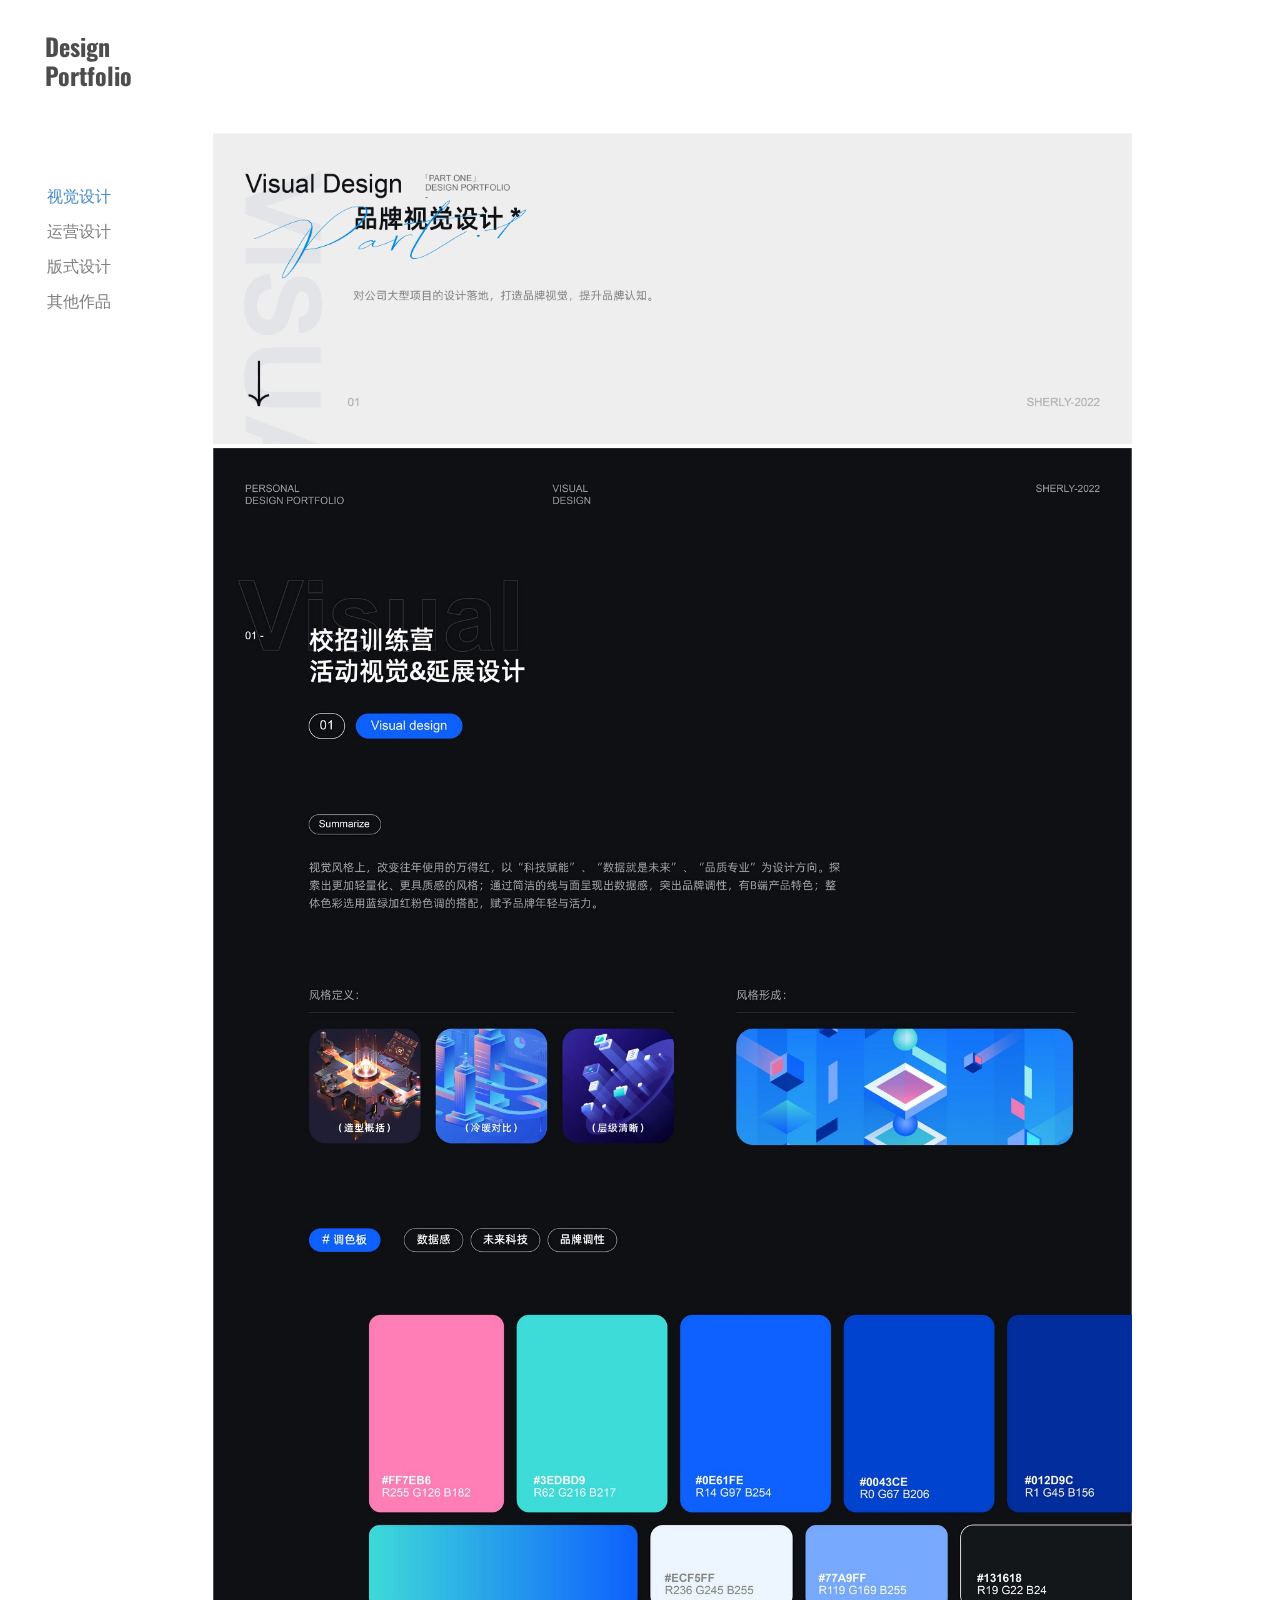
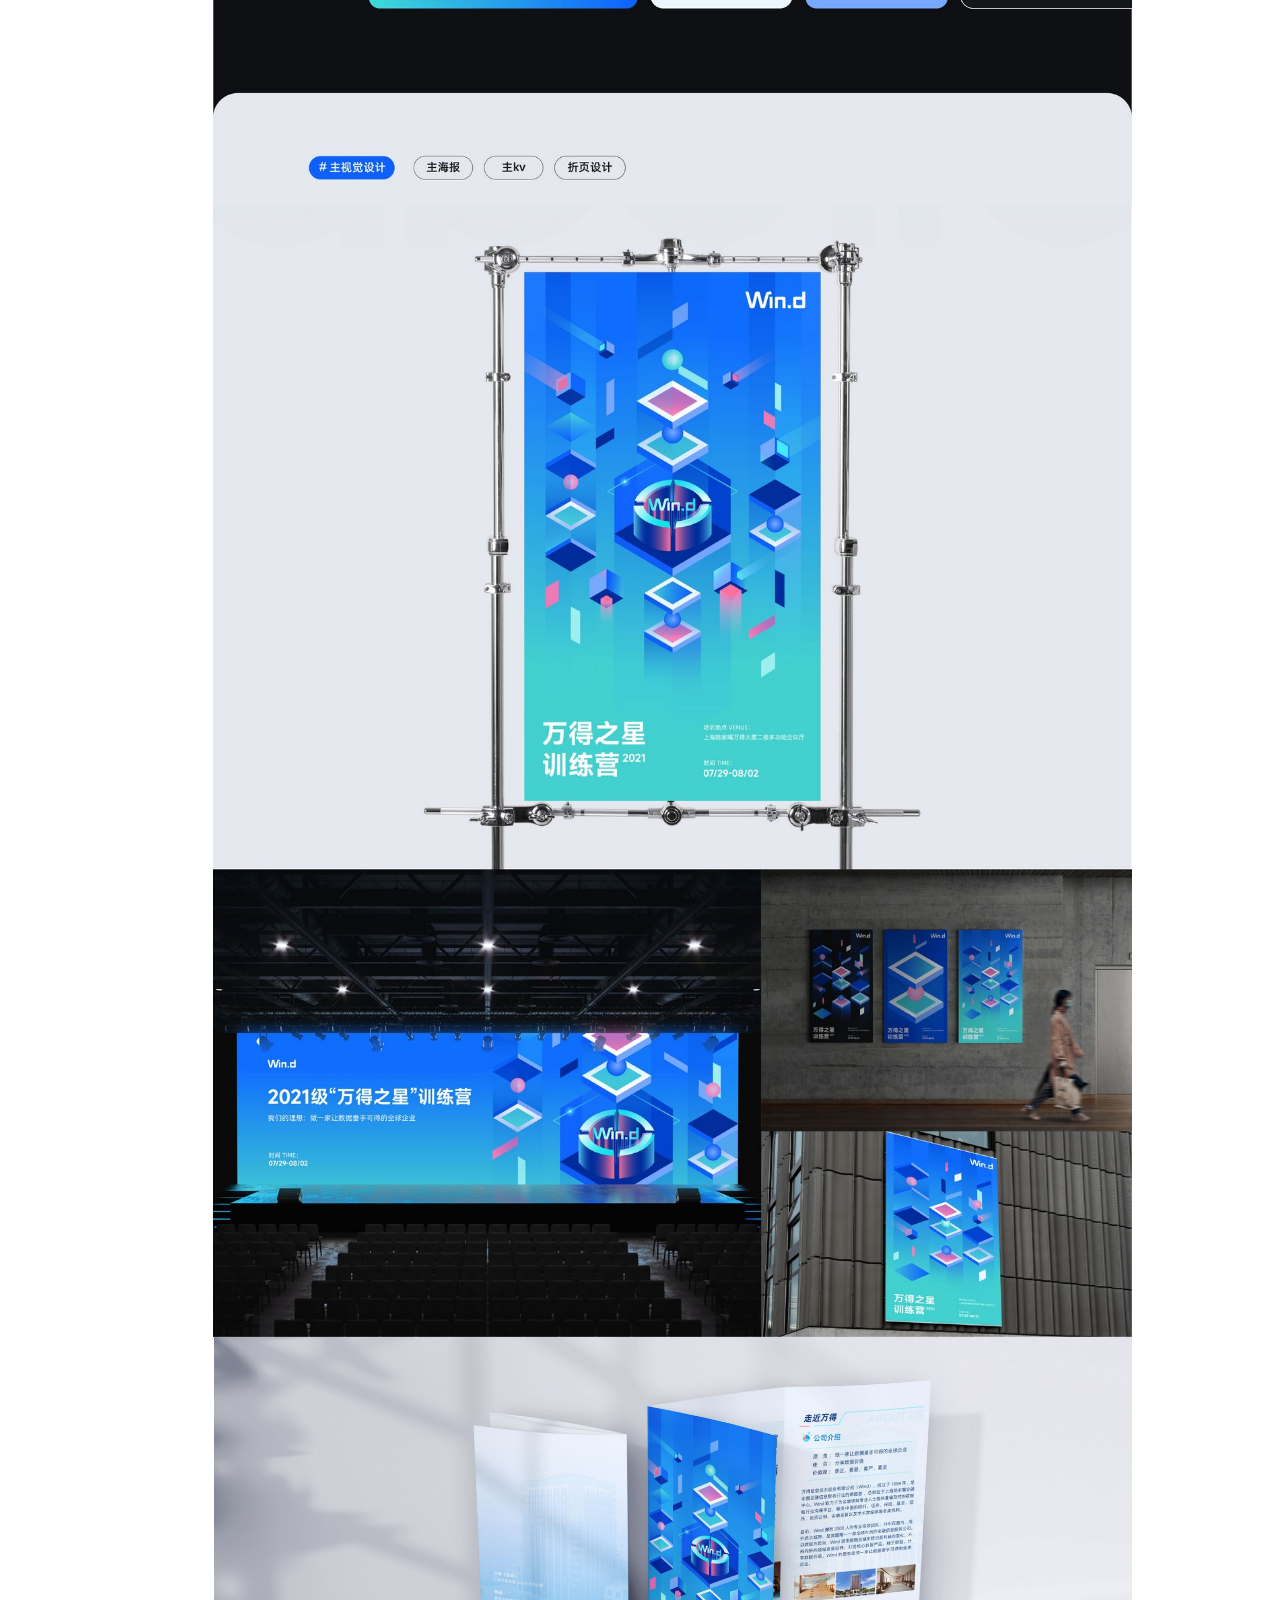
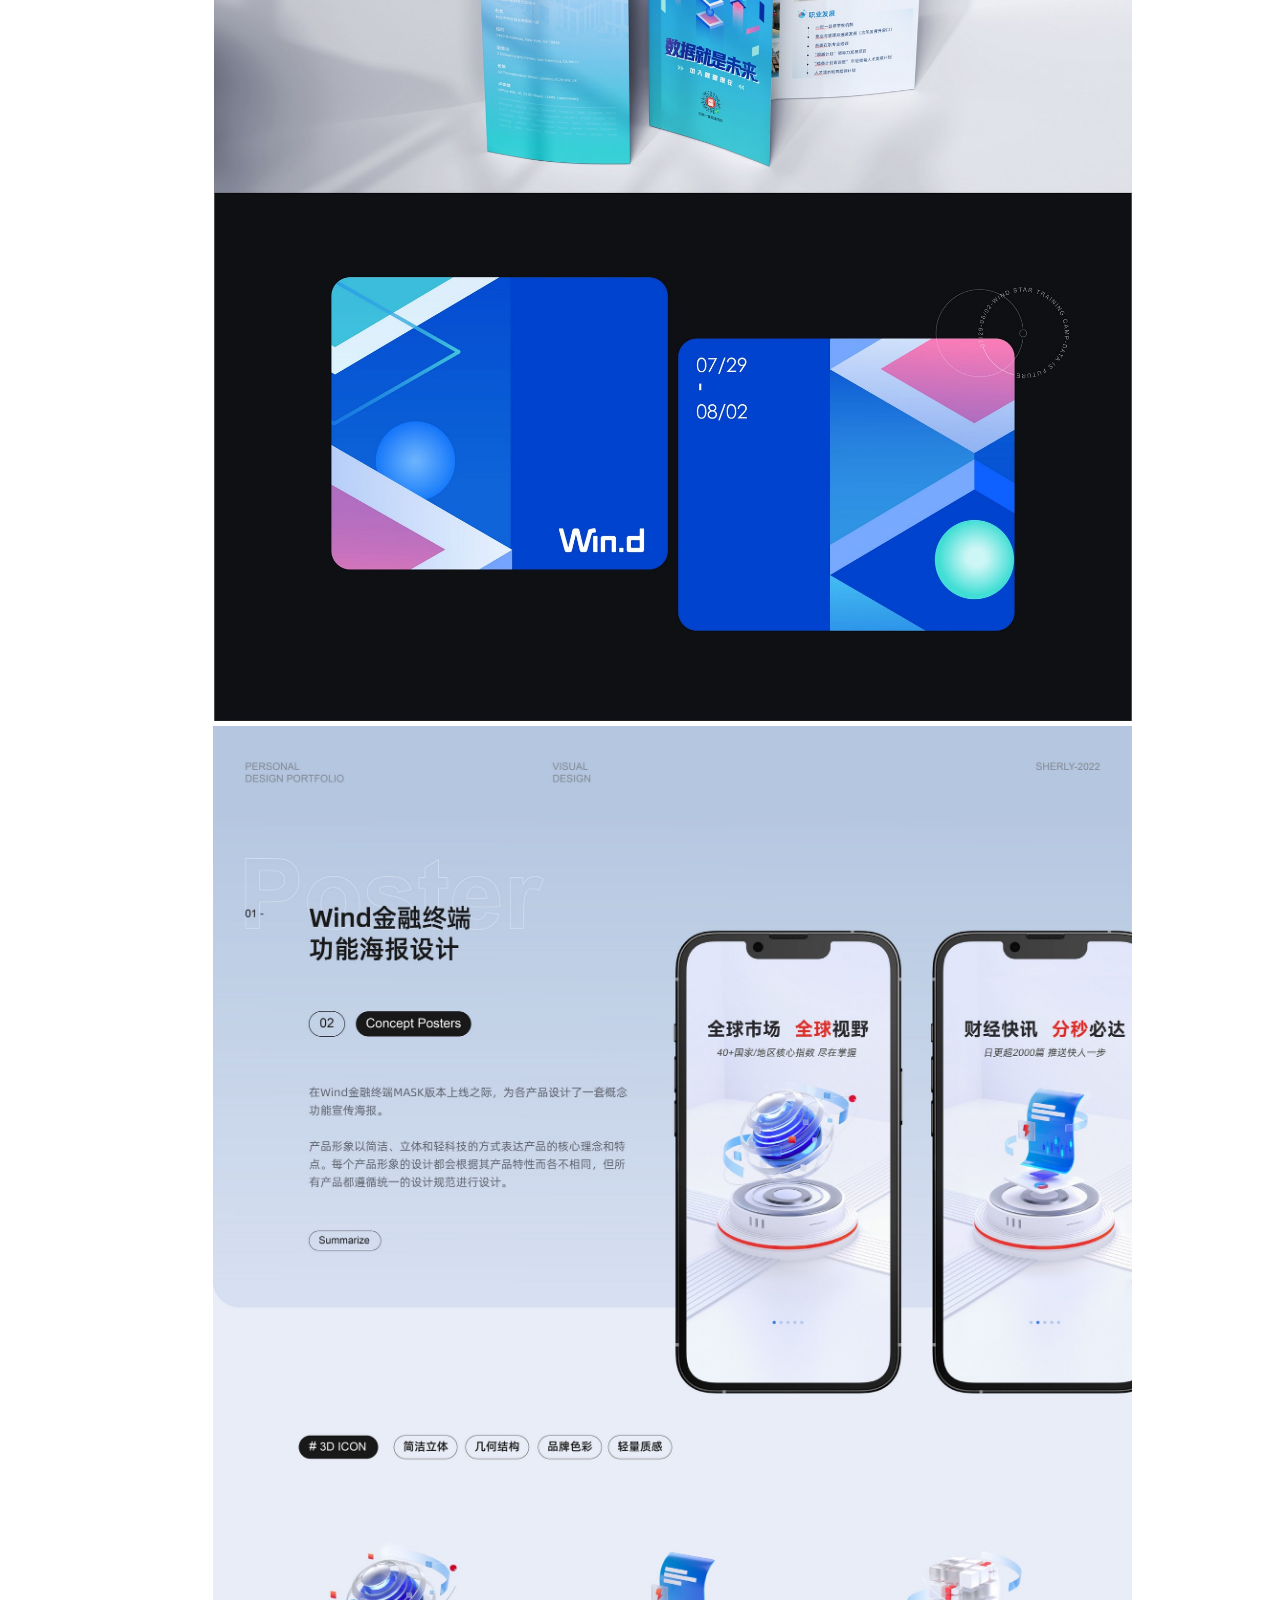
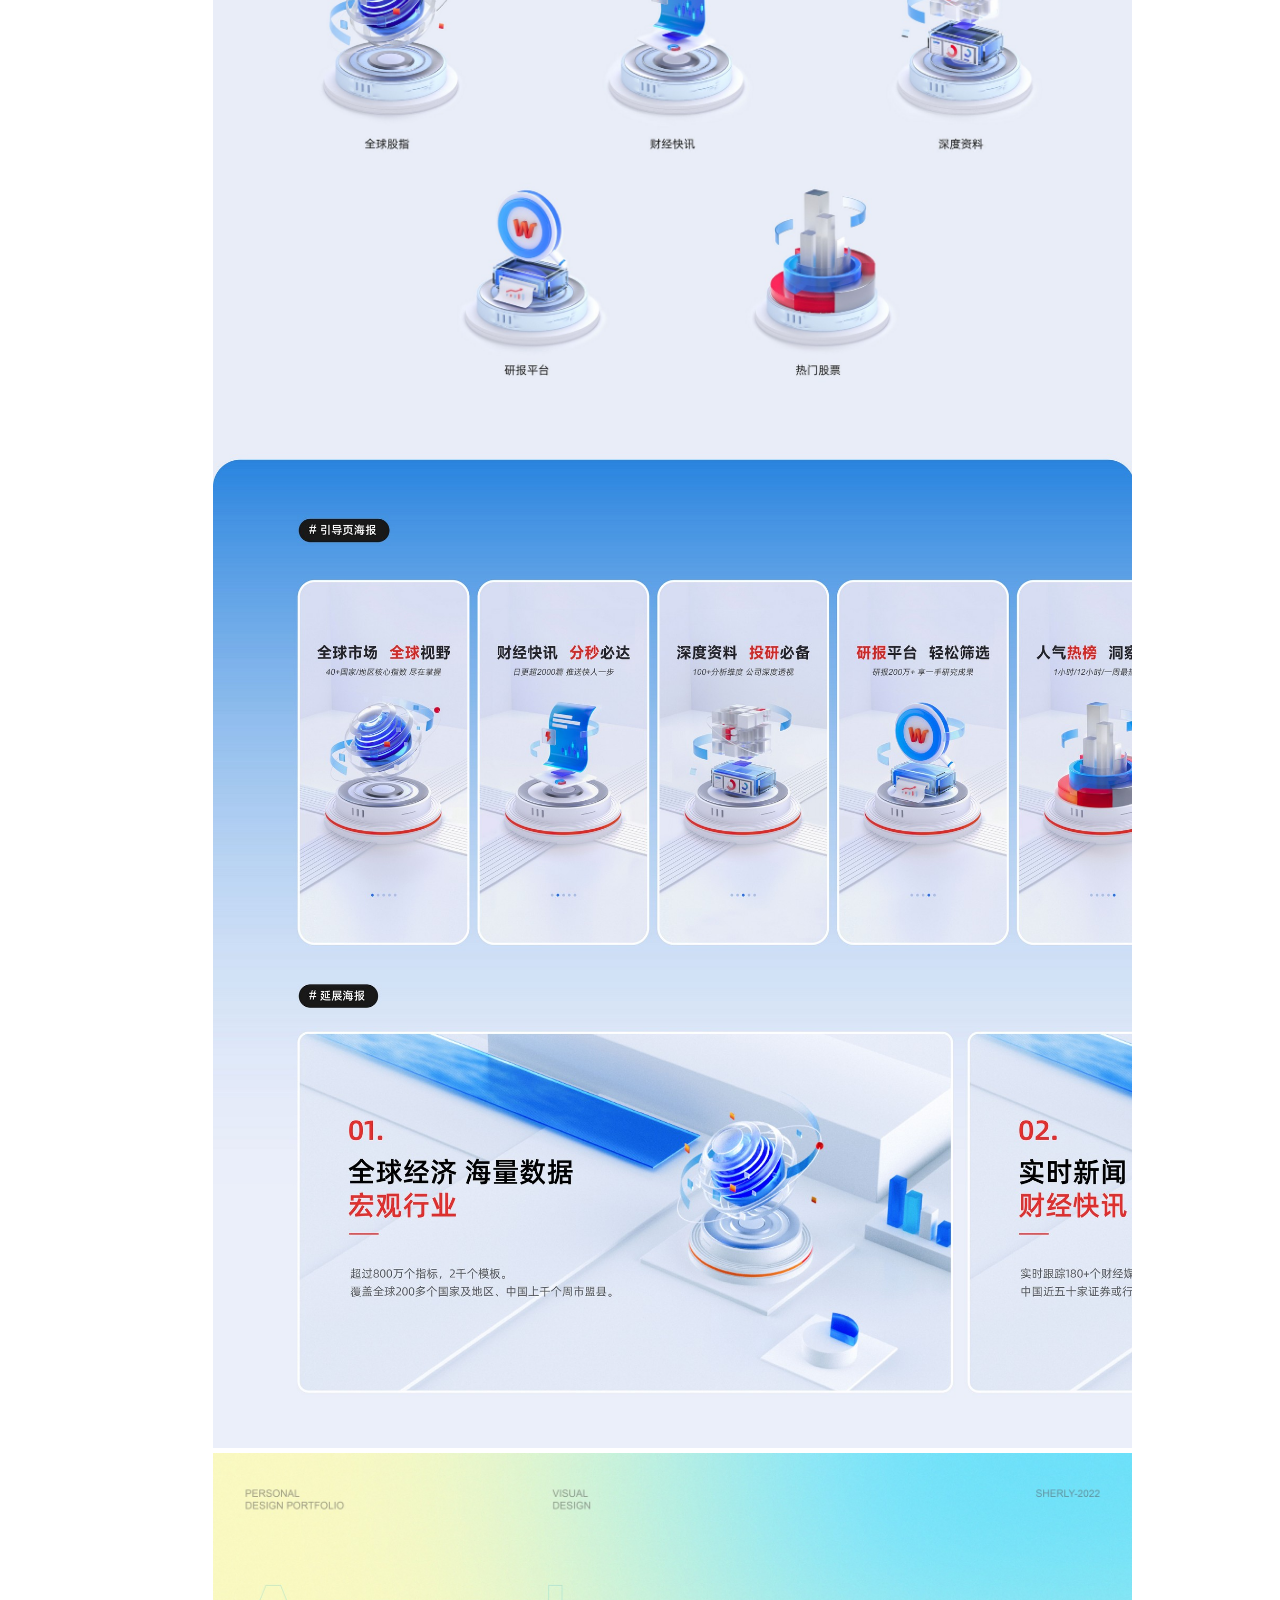
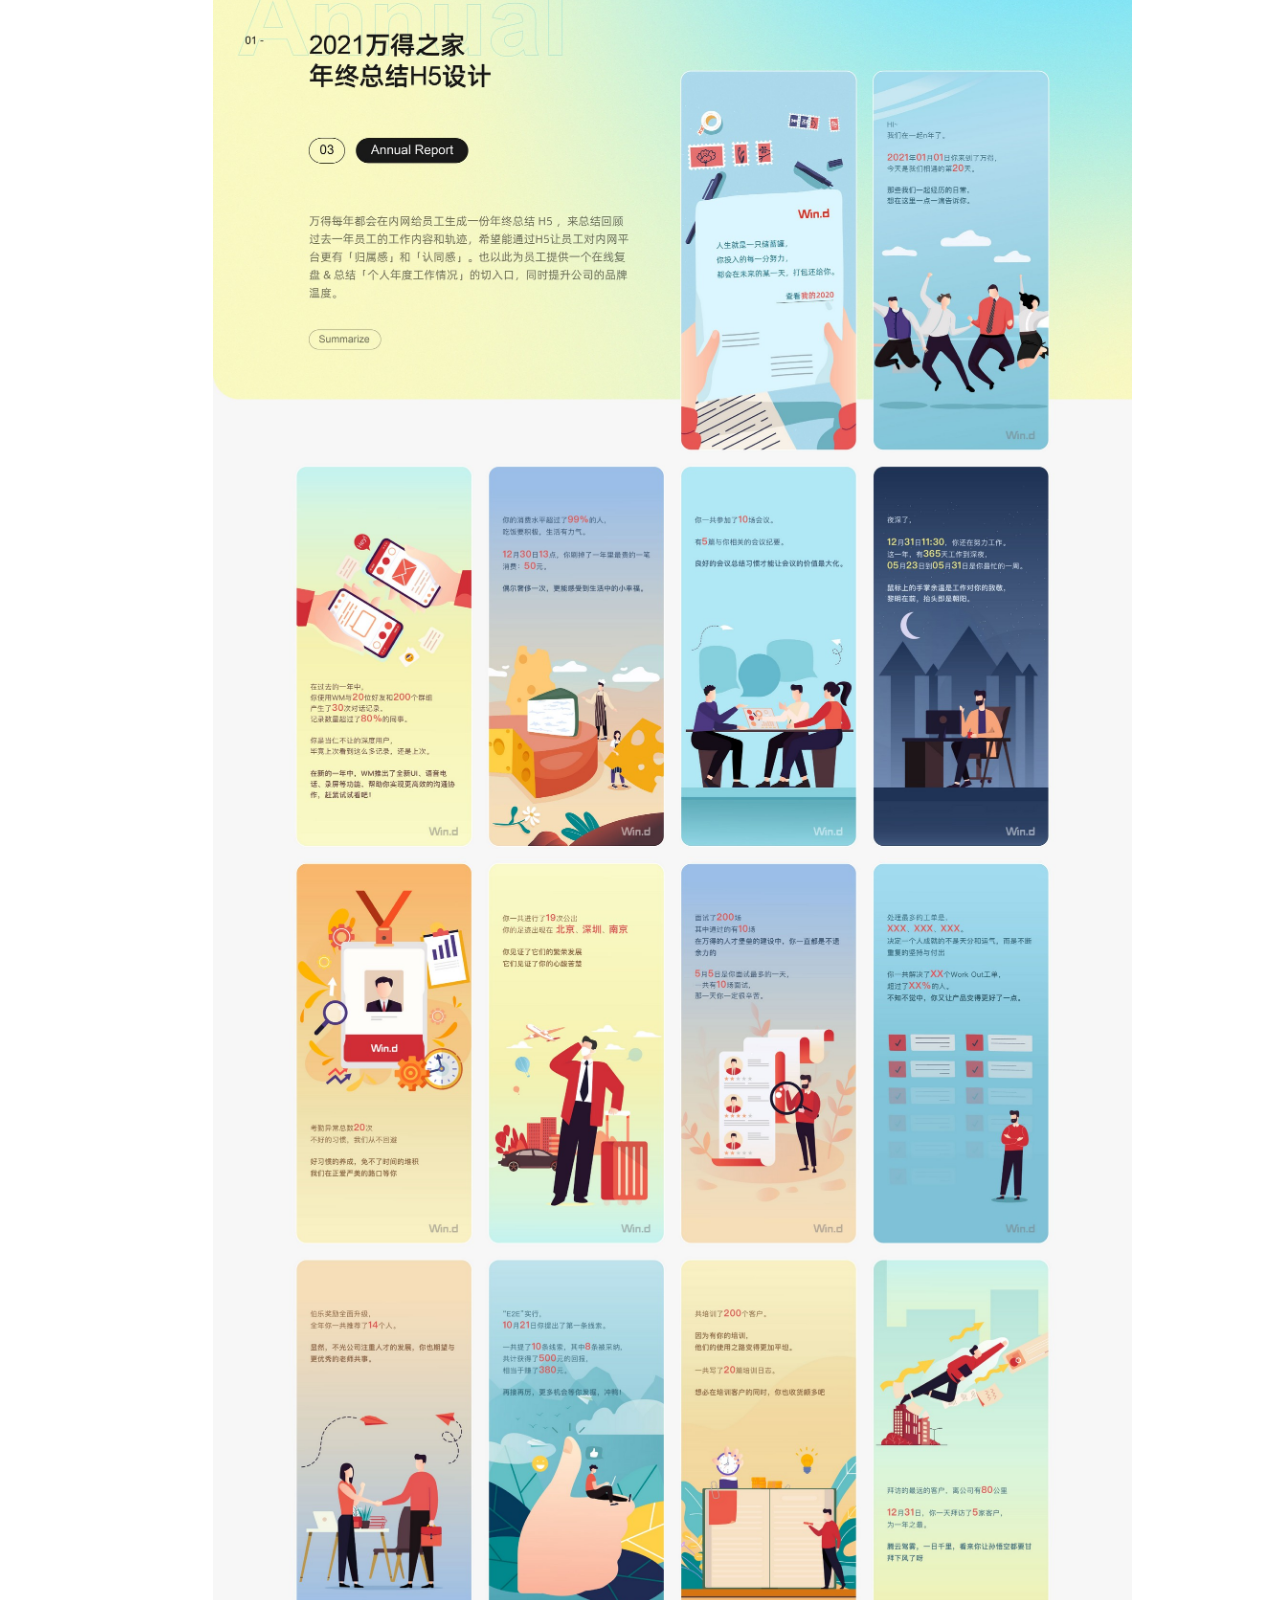
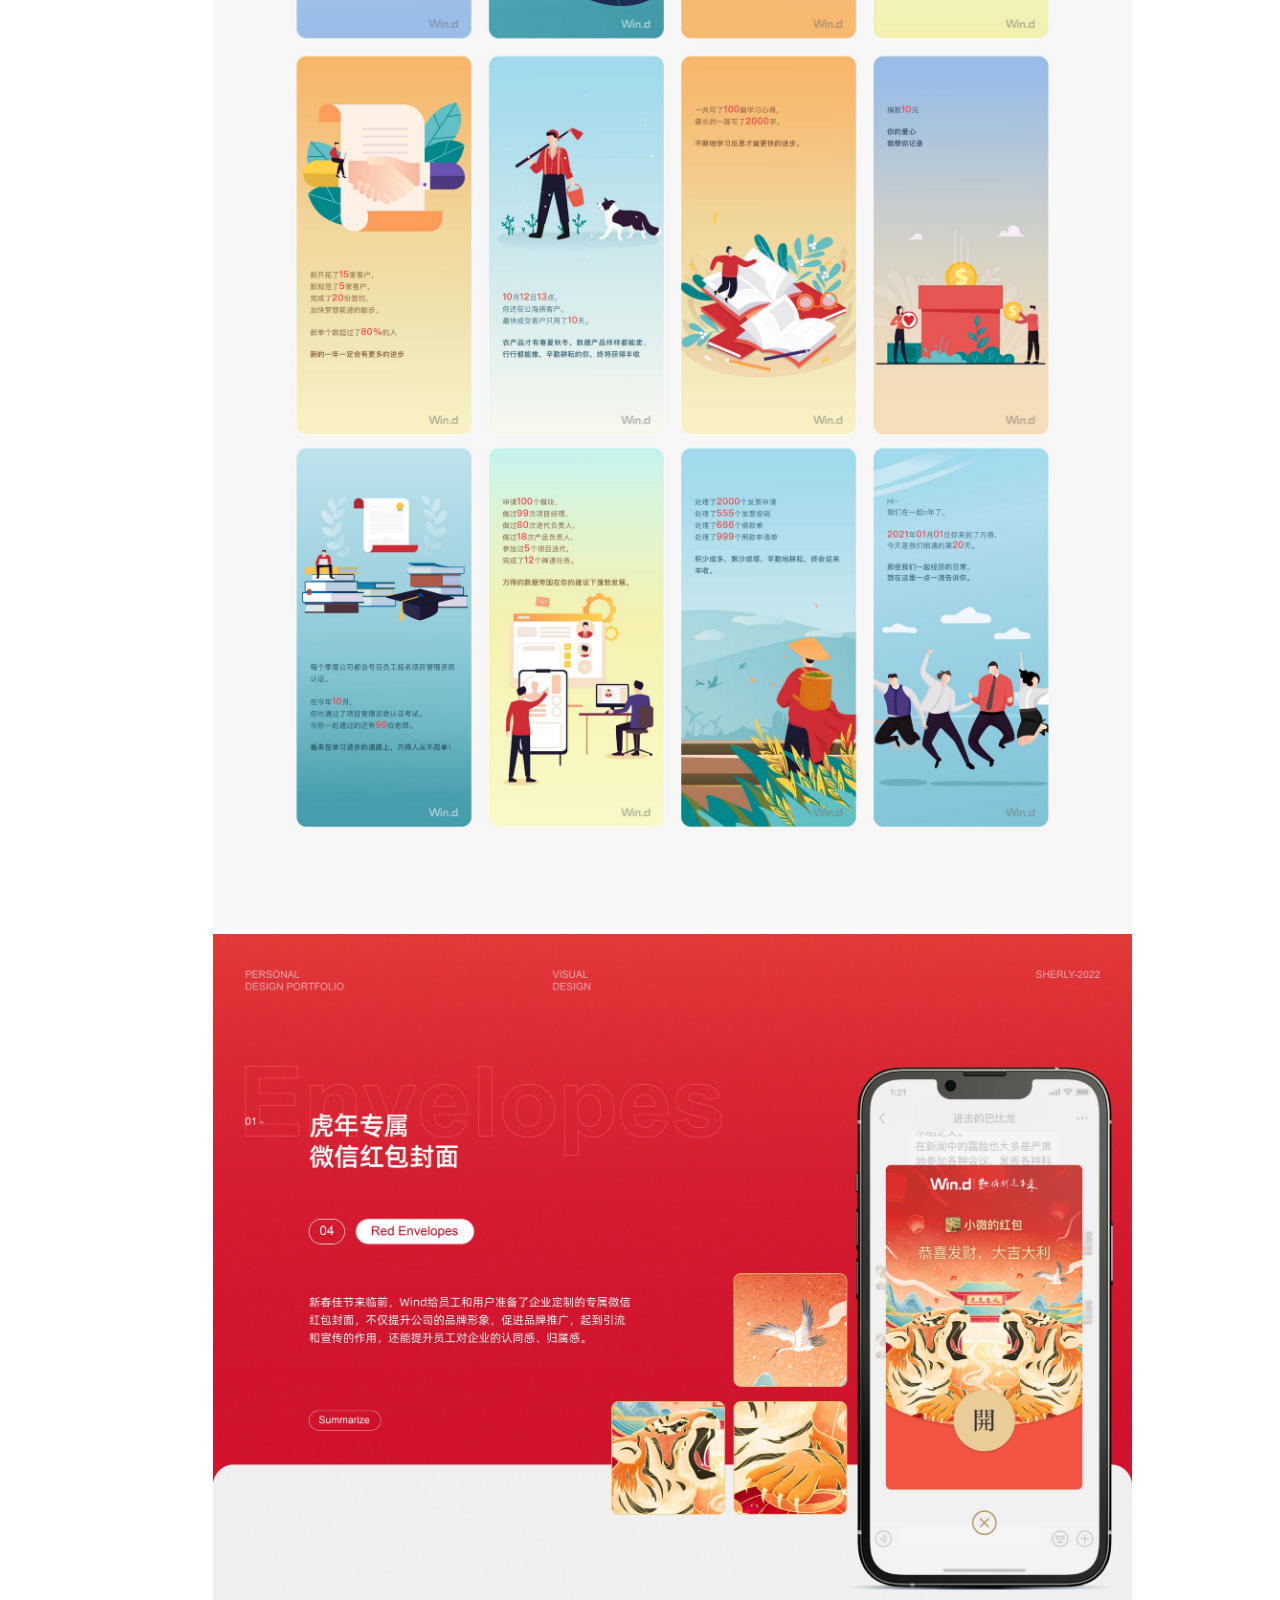
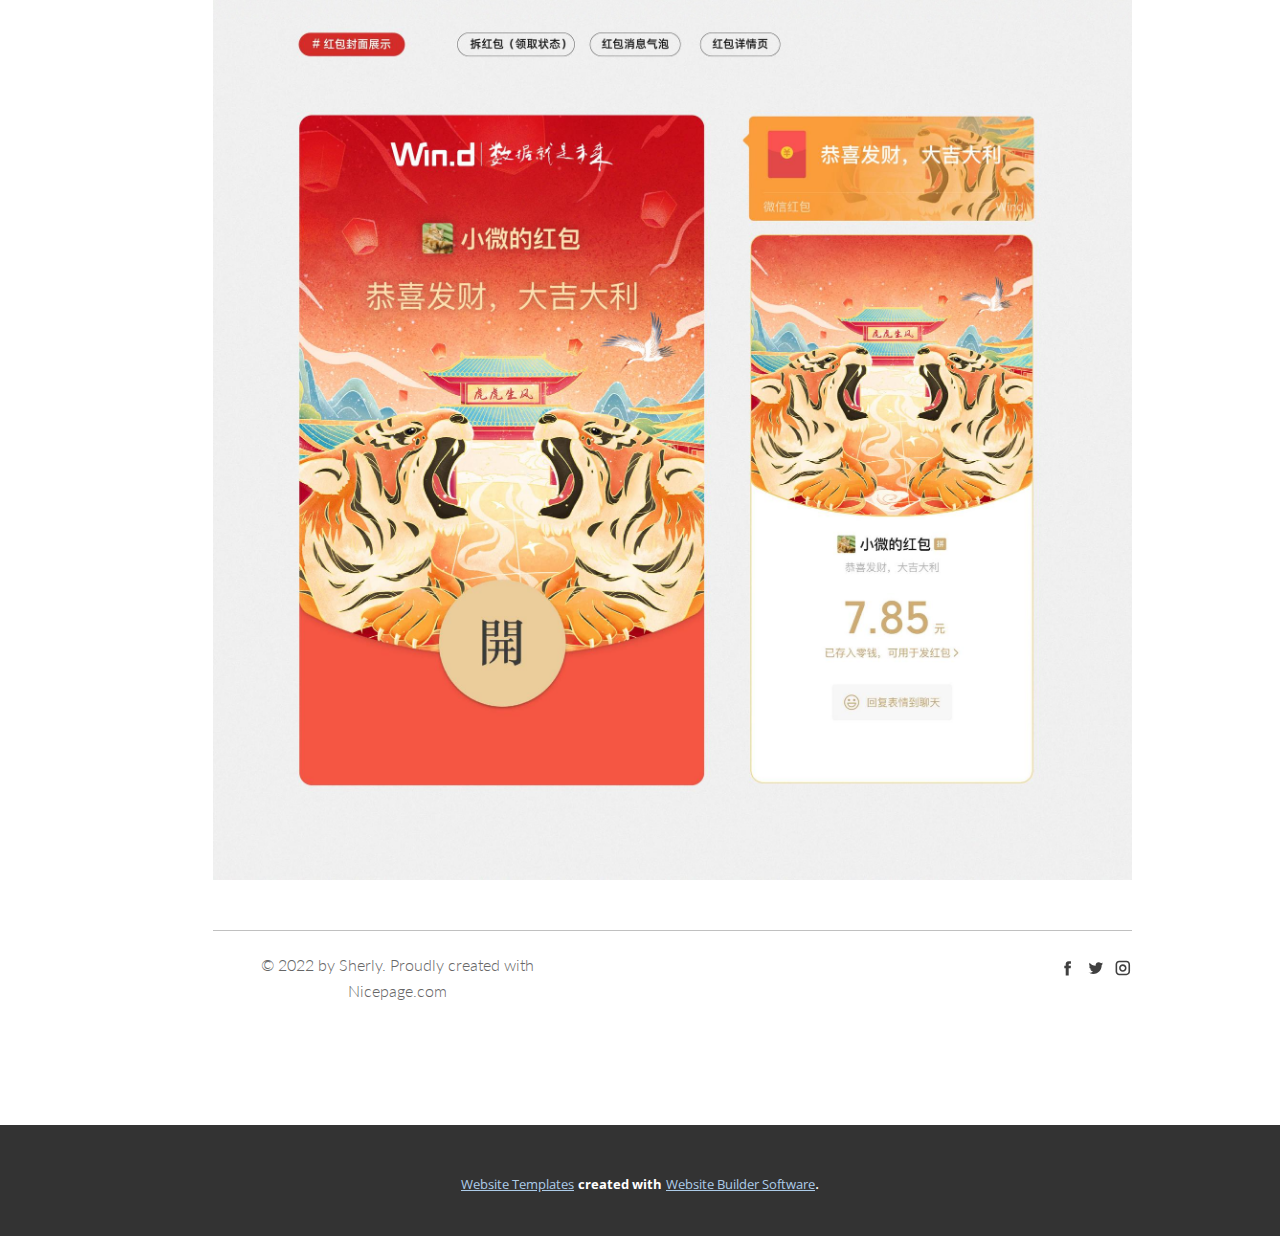
<file: 视觉设计.html>
<!DOCTYPE html>
<html style="font-size: 16px;" lang="en"><head>
    <meta name="viewport" content="width=device-width, initial-scale=1.0">
    <meta charset="utf-8">
    <meta name="keywords" content="">
    <meta name="description" content="">
    <title>视觉设计</title>
    <link rel="stylesheet" href="nicepage.css" media="screen">
<link rel="stylesheet" href="视觉设计.css" media="screen">
    <script class="u-script" type="text/javascript" src="jquery.js" defer=""></script>
    <script class="u-script" type="text/javascript" src="nicepage.js" defer=""></script>
    <meta name="generator" content="Nicepage 4.19.3, nicepage.com">
    <link id="u-theme-google-font" rel="stylesheet" href="https://fonts.googleapis.com/css?family=Roboto:100,100i,300,300i,400,400i,500,500i,700,700i,900,900i|Open+Sans:300,300i,400,400i,500,500i,600,600i,700,700i,800,800i">
    <link id="u-page-google-font" rel="stylesheet" href="https://fonts.googleapis.com/css?family=Oswald:200,300,400,500,600,700|Lato:100,100i,300,300i,400,400i,700,700i,900,900i">
    
    
    
    
    
    
    <script type="application/ld+json">{
		"@context": "http://schema.org",
		"@type": "Organization",
		"name": "",
		"sameAs": [
				"Home.html",
				"Home.html",
				"Home.html"
		]
}</script>
    <meta name="theme-color" content="#478ac9">
    <meta property="og:title" content="视觉设计">
    <meta property="og:type" content="website">
  </head>
  <body class="u-body u-overlap u-xl-mode" data-lang="en"><header class="u-clearfix u-header u-sticky u-sticky-f39f u-header" id="sec-c7d0" data-animation-name="" data-animation-duration="0" data-animation-delay="0" data-animation-direction=""><div class="u-clearfix u-sheet u-sheet-1">
        <p class="u-custom-font u-font-oswald u-text u-text-default u-text-grey-70 u-text-1">
          <a class="u-active-none u-border-none u-btn u-button-link u-button-style u-hover-none u-none u-text-grey-70 u-text-hover-palette-1-base u-btn-1" href="Home.html">Design<br>Portfolio
          </a>
        </p>
        <nav class="u-menu u-menu-one-level u-offcanvas u-menu-1" data-responsive-from="MD">
          <div class="menu-collapse" style="font-size: 1rem; letter-spacing: 0px;">
            <a class="u-button-style u-custom-left-right-menu-spacing u-custom-padding-bottom u-custom-text-active-color u-custom-text-color u-custom-top-bottom-menu-spacing u-nav-link u-text-active-palette-1-base u-text-hover-palette-2-base" href="#">
              <svg class="u-svg-link" viewBox="0 0 24 24"><use xmlns:xlink="http://www.w3.org/1999/xlink" xlink:href="#svg-9399"></use></svg>
              <svg class="u-svg-content" version="1.1" id="svg-9399" viewBox="0 0 16 16" x="0px" y="0px" xmlns:xlink="http://www.w3.org/1999/xlink" xmlns="http://www.w3.org/2000/svg"><g><rect y="1" width="16" height="2"></rect><rect y="7" width="16" height="2"></rect><rect y="13" width="16" height="2"></rect>
</g></svg>
            </a>
          </div>
          <div class="u-custom-menu u-nav-container">
            <ul class="u-nav u-unstyled u-nav-1"><li class="u-nav-item"><a class="u-button-style u-nav-link u-text-active-palette-1-base u-text-grey-50 u-text-hover-palette-2-base" href="视觉设计.html" style="padding: 10px 20px;">视觉设计</a>
</li></ul>
          </div>
          <div class="u-custom-menu u-nav-container-collapse">
            <div class="u-black u-container-style u-inner-container-layout u-opacity u-opacity-95 u-sidenav">
              <div class="u-inner-container-layout u-sidenav-overflow">
                <div class="u-menu-close"></div>
                <ul class="u-align-center u-nav u-popupmenu-items u-unstyled u-nav-2"><li class="u-nav-item"><a class="u-button-style u-nav-link" href="视觉设计.html">视觉设计</a>
</li></ul>
              </div>
            </div>
            <div class="u-black u-menu-overlay u-opacity u-opacity-70"></div>
          </div>
        </nav>
        <nav class="u-menu u-menu-one-level u-offcanvas u-menu-2" data-responsive-from="MD">
          <div class="menu-collapse" style="font-size: 1rem; letter-spacing: 0px;">
            <a class="u-button-style u-custom-left-right-menu-spacing u-custom-padding-bottom u-custom-text-color u-custom-top-bottom-menu-spacing u-nav-link u-text-active-palette-1-base u-text-hover-palette-2-base" href="#">
              <svg class="u-svg-link" viewBox="0 0 24 24"><use xmlns:xlink="http://www.w3.org/1999/xlink" xlink:href="#svg-046b"></use></svg>
              <svg class="u-svg-content" version="1.1" id="svg-046b" viewBox="0 0 16 16" x="0px" y="0px" xmlns:xlink="http://www.w3.org/1999/xlink" xmlns="http://www.w3.org/2000/svg"><g><rect y="1" width="16" height="2"></rect><rect y="7" width="16" height="2"></rect><rect y="13" width="16" height="2"></rect>
</g></svg>
            </a>
          </div>
          <div class="u-custom-menu u-nav-container">
            <ul class="u-nav u-unstyled u-nav-3"><li class="u-nav-item"><a class="u-button-style u-nav-link u-text-active-palette-1-base u-text-grey-50 u-text-hover-palette-2-base" href="运营设计.html" style="padding: 10px 20px;">运营设计</a>
</li></ul>
          </div>
          <div class="u-custom-menu u-nav-container-collapse">
            <div class="u-black u-container-style u-inner-container-layout u-opacity u-opacity-95 u-sidenav">
              <div class="u-inner-container-layout u-sidenav-overflow">
                <div class="u-menu-close"></div>
                <ul class="u-align-center u-nav u-popupmenu-items u-unstyled u-nav-4"><li class="u-nav-item"><a class="u-button-style u-nav-link" href="运营设计.html">运营设计</a>
</li></ul>
              </div>
            </div>
            <div class="u-black u-menu-overlay u-opacity u-opacity-70"></div>
          </div>
        </nav>
        <nav class="u-menu u-menu-one-level u-offcanvas u-menu-3" data-responsive-from="MD">
          <div class="menu-collapse" style="font-size: 1rem; letter-spacing: 0px;">
            <a class="u-button-style u-custom-left-right-menu-spacing u-custom-padding-bottom u-custom-text-color u-custom-top-bottom-menu-spacing u-nav-link u-text-active-palette-1-base u-text-hover-palette-2-base" href="#">
              <svg class="u-svg-link" viewBox="0 0 24 24"><use xmlns:xlink="http://www.w3.org/1999/xlink" xlink:href="#svg-599a"></use></svg>
              <svg class="u-svg-content" version="1.1" id="svg-599a" viewBox="0 0 16 16" x="0px" y="0px" xmlns:xlink="http://www.w3.org/1999/xlink" xmlns="http://www.w3.org/2000/svg"><g><rect y="1" width="16" height="2"></rect><rect y="7" width="16" height="2"></rect><rect y="13" width="16" height="2"></rect>
</g></svg>
            </a>
          </div>
          <div class="u-custom-menu u-nav-container">
            <ul class="u-nav u-unstyled u-nav-5"><li class="u-nav-item"><a class="u-button-style u-nav-link u-text-active-palette-1-base u-text-grey-50 u-text-hover-palette-2-base" href="版式设计.html" style="padding: 10px 20px;">版式设计</a>
</li></ul>
          </div>
          <div class="u-custom-menu u-nav-container-collapse">
            <div class="u-black u-container-style u-inner-container-layout u-opacity u-opacity-95 u-sidenav">
              <div class="u-inner-container-layout u-sidenav-overflow">
                <div class="u-menu-close"></div>
                <ul class="u-align-center u-nav u-popupmenu-items u-unstyled u-nav-6"><li class="u-nav-item"><a class="u-button-style u-nav-link" href="版式设计.html">版式设计</a>
</li></ul>
              </div>
            </div>
            <div class="u-black u-menu-overlay u-opacity u-opacity-70"></div>
          </div>
        </nav>
        <nav class="u-menu u-menu-one-level u-offcanvas u-menu-4" data-responsive-from="MD">
          <div class="menu-collapse" style="font-size: 1rem; letter-spacing: 0px;">
            <a class="u-button-style u-custom-left-right-menu-spacing u-custom-padding-bottom u-custom-text-color u-custom-top-bottom-menu-spacing u-nav-link u-text-active-palette-1-base u-text-hover-palette-2-base" href="#">
              <svg class="u-svg-link" viewBox="0 0 24 24"><use xmlns:xlink="http://www.w3.org/1999/xlink" xlink:href="#svg-b179"></use></svg>
              <svg class="u-svg-content" version="1.1" id="svg-b179" viewBox="0 0 16 16" x="0px" y="0px" xmlns:xlink="http://www.w3.org/1999/xlink" xmlns="http://www.w3.org/2000/svg"><g><rect y="1" width="16" height="2"></rect><rect y="7" width="16" height="2"></rect><rect y="13" width="16" height="2"></rect>
</g></svg>
            </a>
          </div>
          <div class="u-custom-menu u-nav-container">
            <ul class="u-nav u-unstyled u-nav-7"><li class="u-nav-item"><a class="u-button-style u-nav-link u-text-active-palette-1-base u-text-grey-50 u-text-hover-palette-2-base" href="其他作品.html" style="padding: 10px 20px;">其他作品</a>
</li></ul>
          </div>
          <div class="u-custom-menu u-nav-container-collapse">
            <div class="u-black u-container-style u-inner-container-layout u-opacity u-opacity-95 u-sidenav">
              <div class="u-inner-container-layout u-sidenav-overflow">
                <div class="u-menu-close"></div>
                <ul class="u-align-center u-nav u-popupmenu-items u-unstyled u-nav-8"><li class="u-nav-item"><a class="u-button-style u-nav-link" href="其他作品.html">其他作品</a>
</li></ul>
              </div>
            </div>
            <div class="u-black u-menu-overlay u-opacity u-opacity-70"></div>
          </div>
        </nav>
      </div></header>
    <section class="u-clearfix u-section-1" id="sec-f3aa">
      <div class="u-clearfix u-sheet u-sheet-1">
        <img class="u-align-center u-image u-image-default u-preserve-proportions u-image-1" src="images/0926-04.jpg" alt="" data-image-width="5334" data-image-height="1807">
      </div>
    </section>
    <section class="u-clearfix u-section-2" id="sec-79dc">
      <div class="u-align-left u-clearfix u-sheet u-sheet-1">
        <img class="u-image u-image-default u-preserve-proportions u-image-1" src="images/0926.05.01-05-05.jpg" alt="" data-image-width="5334" data-image-height="6968">
        <img class="u-image u-image-default u-preserve-proportions u-image-2" src="images/0926.05.02-05.jpg" alt="" data-image-width="5334" data-image-height="7505">
        <img class="u-image u-image-default u-preserve-proportions u-image-3" src="images/0926.05.03-05.jpg" alt="" data-image-width="5334" data-image-height="5726">
      </div>
    </section>
    <section class="u-clearfix u-section-3" id="sec-2a53">
      <div class="u-clearfix u-sheet u-valign-middle u-sheet-1">
        <img class="u-image u-image-default u-preserve-proportions u-image-1" src="images/0926.06.01-06.jpg" alt="" data-image-width="5334" data-image-height="3964">
        <img class="u-image u-image-default u-preserve-proportions u-image-2" src="images/0926.06.02-06.jpg" alt="" data-image-width="5334" data-image-height="3648">
        <img class="u-image u-image-default u-preserve-proportions u-image-3" src="images/0926.06.03-06.jpg" alt="" data-image-width="5334" data-image-height="5876">
      </div>
    </section>
    <section class="u-clearfix u-section-4" id="sec-a2fe">
      <div class="u-clearfix u-sheet u-valign-middle u-sheet-1">
        <img class="u-image u-image-default u-preserve-proportions u-image-1" src="images/0926.07.01-07.jpg" alt="" data-image-width="5334" data-image-height="3521">
        <img class="u-image u-image-default u-preserve-proportions u-image-2" src="images/0926.07.02-07.jpg" alt="" data-image-width="5334" data-image-height="4608">
        <img class="u-image u-image-default u-preserve-proportions u-image-3" src="images/0926.07.03-07.jpg" alt="" data-image-width="5334" data-image-height="4585">
        <img class="u-image u-image-default u-preserve-proportions u-image-4" src="images/0926.07.04-07.jpg" alt="" data-image-width="5334" data-image-height="2833">
      </div>
    </section>
    <section class="u-clearfix u-section-5" id="sec-0d55">
      <div class="u-align-left u-clearfix u-sheet u-valign-middle u-sheet-1">
        <img class="u-image u-image-default u-preserve-proportions u-image-1" src="images/0926.08.01-08.jpg" alt="" data-image-width="5334" data-image-height="3981">
        <img class="u-image u-image-default u-preserve-proportions u-image-2" src="images/0926.08.02-08-08.jpg" alt="" data-image-width="5334" data-image-height="4998">
      </div>
    </section>
    
    
    <footer class="u-clearfix u-footer u-white" id="sec-3270"><div class="u-clearfix u-sheet u-sheet-1">
        <div class="u-border-1 u-border-grey-25 u-line u-line-horizontal u-line-1"></div>
        <div class="u-social-icons u-spacing-10 u-social-icons-1">
          <a class="u-social-url" title="facebook" href="Home.html"><span class="u-icon u-social-facebook u-social-icon u-text-grey-75 u-icon-1"><svg class="u-svg-link" preserveAspectRatio="xMidYMin slice" viewBox="0 0 112 112" style=""><use xmlns:xlink="http://www.w3.org/1999/xlink" xlink:href="#svg-900e"></use></svg><svg class="u-svg-content" viewBox="0 0 112 112" x="0" y="0" id="svg-900e"><path fill="currentColor" d="M75.5,28.8H65.4c-1.5,0-4,0.9-4,4.3v9.4h13.9l-1.5,15.8H61.4v45.1H42.8V58.3h-8.8V42.4h8.8V32.2
c0-7.4,3.4-18.8,18.8-18.8h13.8v15.4H75.5z"></path></svg></span>
          </a>
          <a class="u-social-url" title="twitter" href="Home.html"><span class="u-icon u-social-icon u-social-twitter u-text-grey-75 u-icon-2"><svg class="u-svg-link" preserveAspectRatio="xMidYMin slice" viewBox="0 0 112 112" style=""><use xmlns:xlink="http://www.w3.org/1999/xlink" xlink:href="#svg-476d"></use></svg><svg class="u-svg-content" viewBox="0 0 112 112" x="0" y="0" id="svg-476d"><path fill="currentColor" d="M92.2,38.2c0,0.8,0,1.6,0,2.3c0,24.3-18.6,52.4-52.6,52.4c-10.6,0.1-20.2-2.9-28.5-8.2
	c1.4,0.2,2.9,0.2,4.4,0.2c8.7,0,16.7-2.9,23-7.9c-8.1-0.2-14.9-5.5-17.3-12.8c1.1,0.2,2.4,0.2,3.4,0.2c1.6,0,3.3-0.2,4.8-0.7
	c-8.4-1.6-14.9-9.2-14.9-18c0-0.2,0-0.2,0-0.2c2.5,1.4,5.4,2.2,8.4,2.3c-5-3.3-8.3-8.9-8.3-15.4c0-3.4,1-6.5,2.5-9.2
	c9.1,11.1,22.7,18.5,38,19.2c-0.2-1.4-0.4-2.8-0.4-4.3c0.1-10,8.3-18.2,18.5-18.2c5.4,0,10.1,2.2,13.5,5.7c4.3-0.8,8.1-2.3,11.7-4.5
	c-1.4,4.3-4.3,7.9-8.1,10.1c3.7-0.4,7.3-1.4,10.6-2.9C98.9,32.3,95.7,35.5,92.2,38.2z"></path></svg></span>
          </a>
          <a class="u-social-url" title="instagram" href="Home.html"><span class="u-icon u-social-icon u-social-instagram u-text-grey-75 u-icon-3"><svg class="u-svg-link" preserveAspectRatio="xMidYMin slice" viewBox="0 0 112 112" style=""><use xmlns:xlink="http://www.w3.org/1999/xlink" xlink:href="#svg-dfa7"></use></svg><svg class="u-svg-content" viewBox="0 0 112 112" x="0" y="0" id="svg-dfa7"><path fill="currentColor" d="M55.9,32.9c-12.8,0-23.2,10.4-23.2,23.2s10.4,23.2,23.2,23.2s23.2-10.4,23.2-23.2S68.7,32.9,55.9,32.9z
	 M55.9,69.4c-7.4,0-13.3-6-13.3-13.3c-0.1-7.4,6-13.3,13.3-13.3s13.3,6,13.3,13.3C69.3,63.5,63.3,69.4,55.9,69.4z"></path><path fill="#FFFFFF" d="M79.7,26.8c-3,0-5.4,2.5-5.4,5.4s2.5,5.4,5.4,5.4c3,0,5.4-2.5,5.4-5.4S82.7,26.8,79.7,26.8z"></path><path fill="currentColor" d="M78.2,11H33.5C21,11,10.8,21.3,10.8,33.7v44.7c0,12.6,10.2,22.8,22.7,22.8h44.7c12.6,0,22.7-10.2,22.7-22.7
	V33.7C100.8,21.1,90.6,11,78.2,11z M91,78.4c0,7.1-5.8,12.8-12.8,12.8H33.5c-7.1,0-12.8-5.8-12.8-12.8V33.7
	c0-7.1,5.8-12.8,12.8-12.8h44.7c7.1,0,12.8,5.8,12.8,12.8V78.4z"></path></svg></span>
          </a>
        </div>
        <p class="u-align-center u-custom-font u-font-lato u-text u-text-grey-60 u-text-1"> © 2022 by Sherly. Proudly created with Nicepage.com</p>
        <div class="u-border-1 u-border-white u-expanded-width u-line u-line-horizontal u-opacity u-opacity-50 u-line-2"></div>
      </div></footer>
    <section class="u-backlink u-clearfix u-grey-80">
      <a class="u-link" href="https://nicepage.com/website-templates" target="_blank">
        <span>Website Templates</span>
      </a>
      <p class="u-text">
        <span>created with</span>
      </p>
      <a class="u-link" href="" target="_blank">
        <span>Website Builder Software</span>
      </a>. 
    </section>
  
</body></html>
</file>
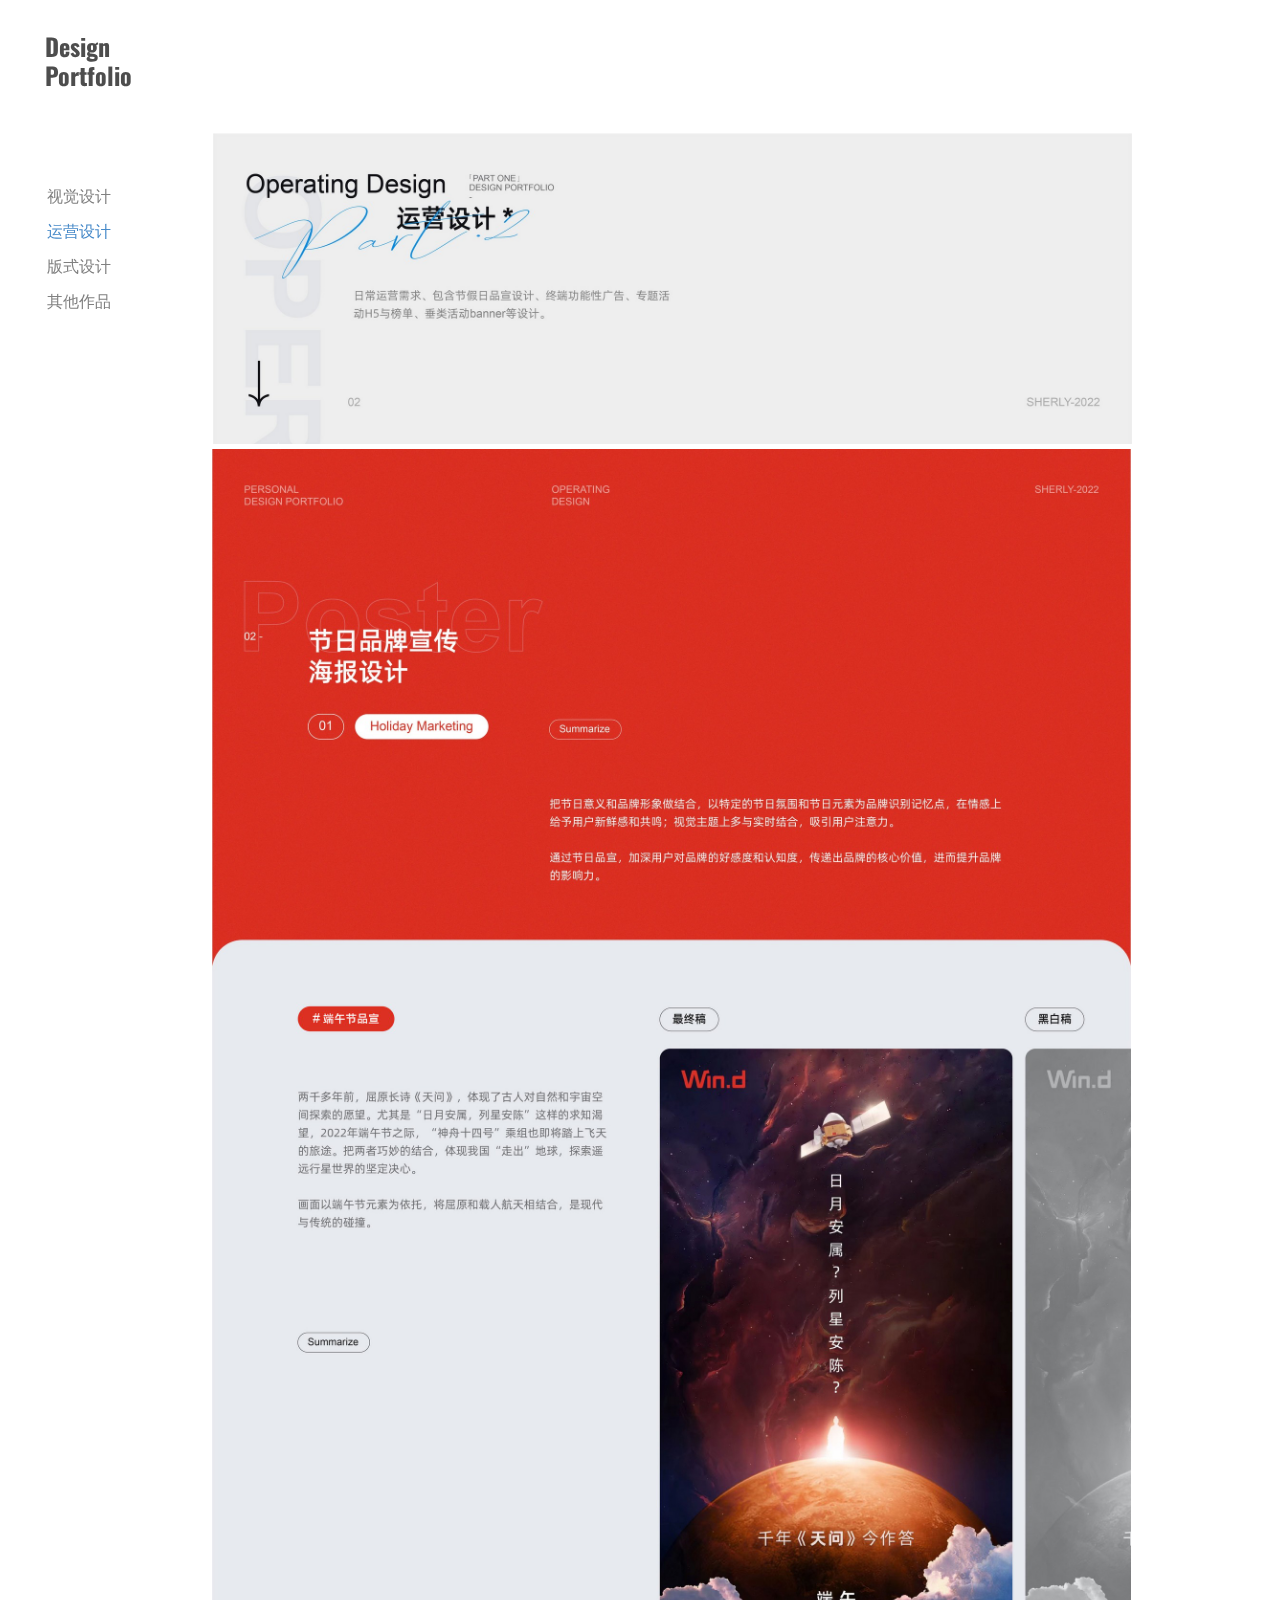
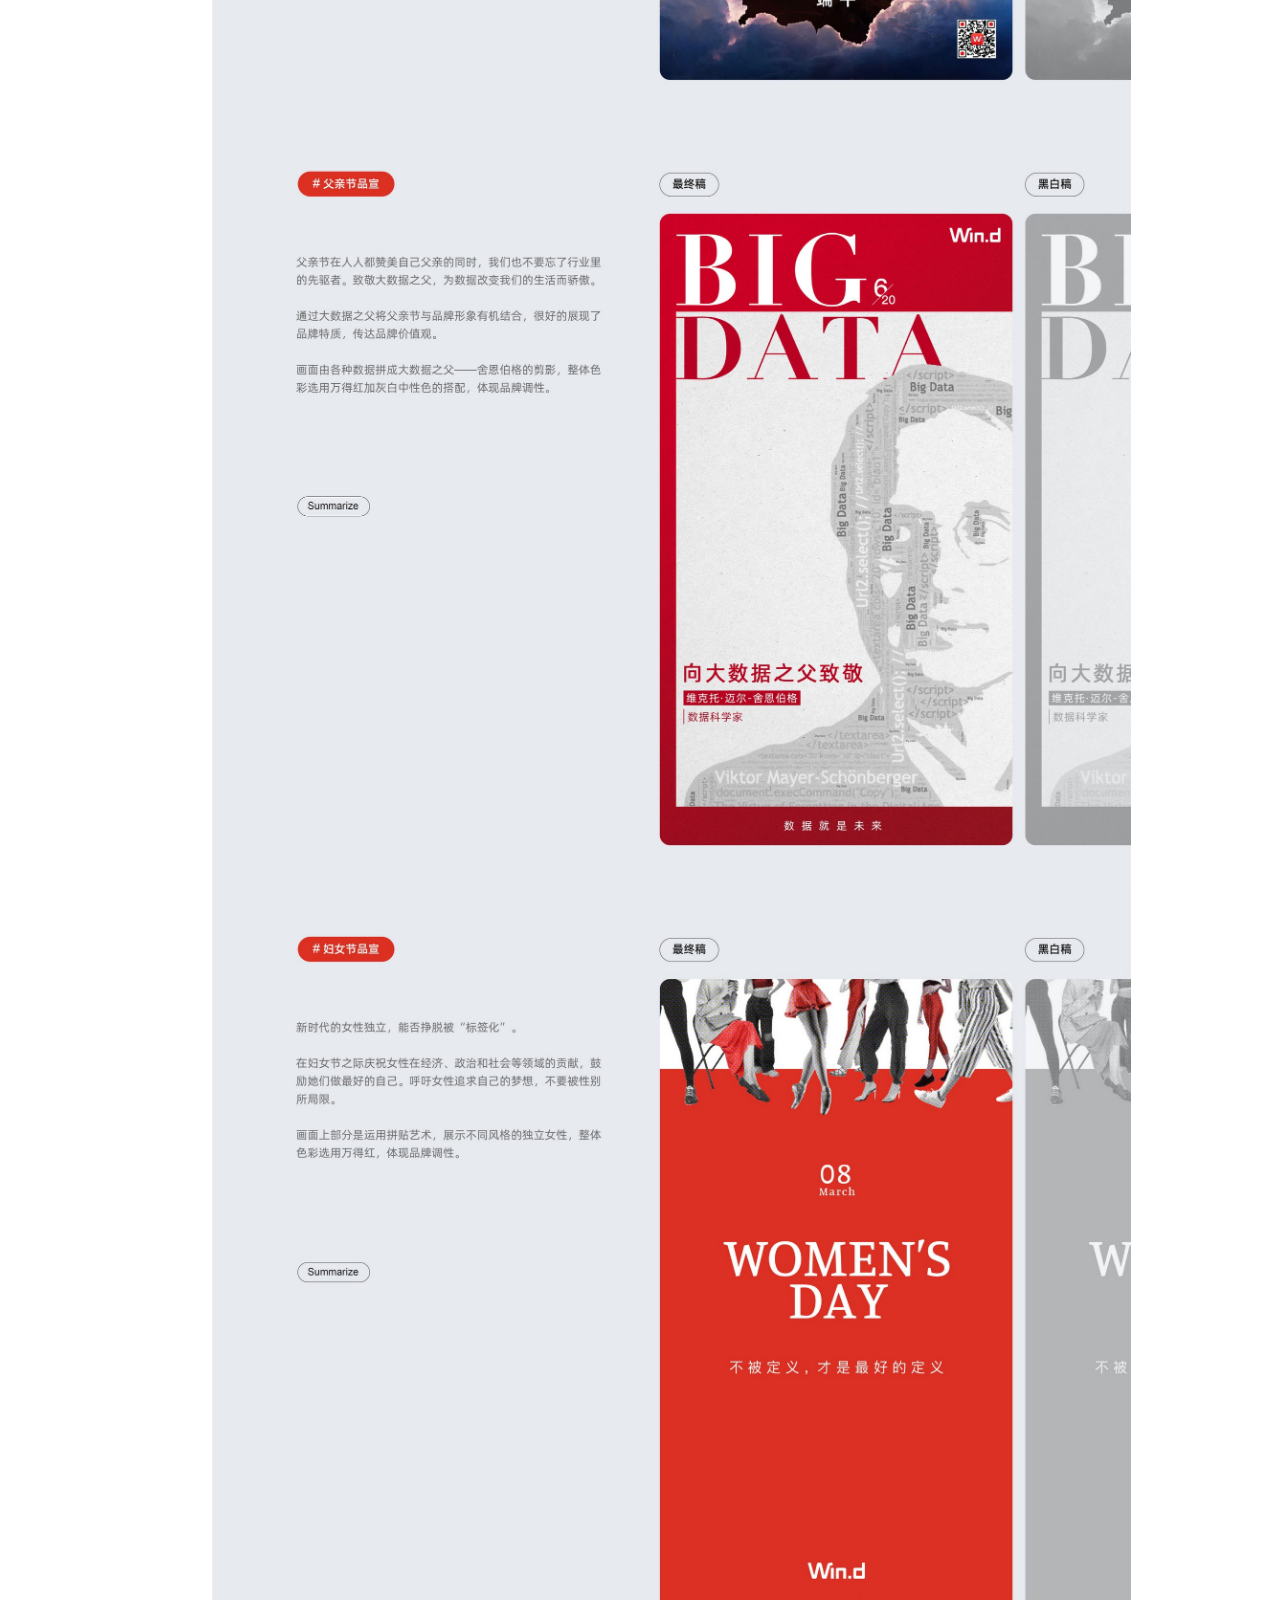
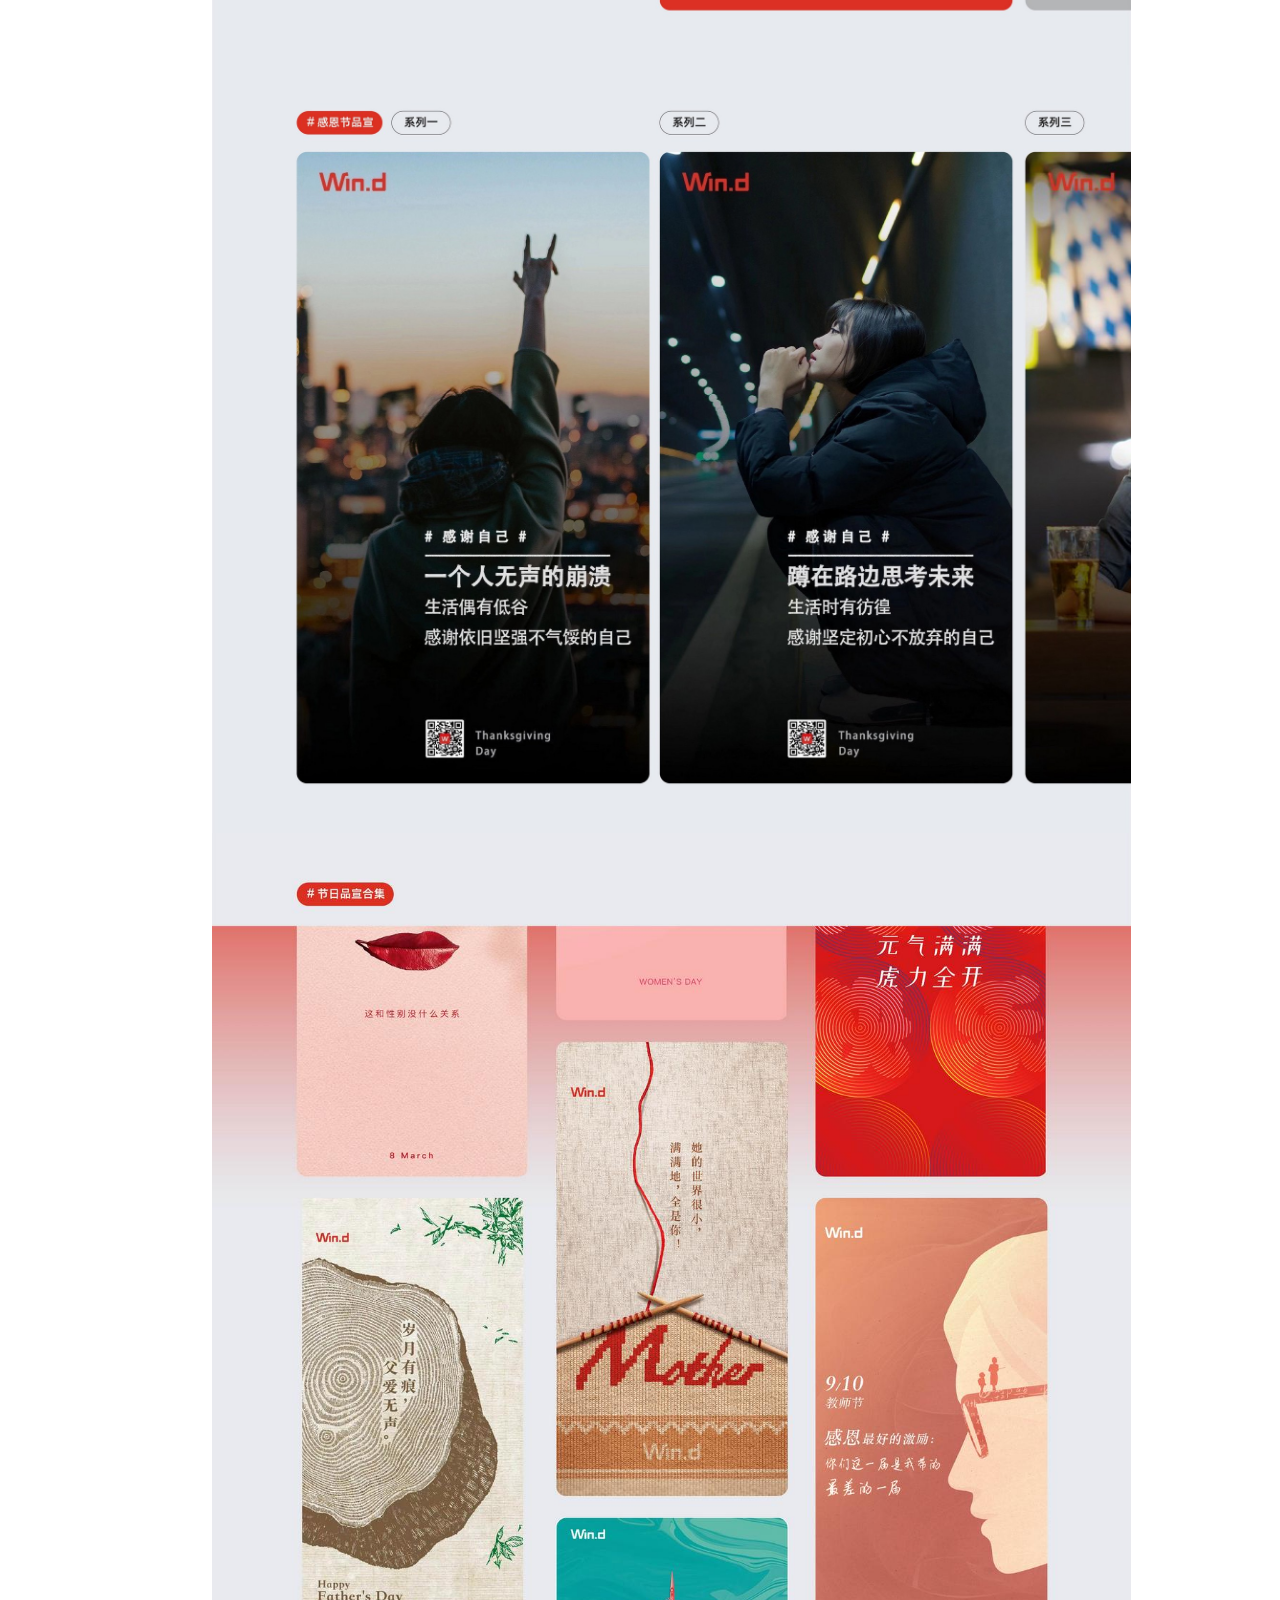
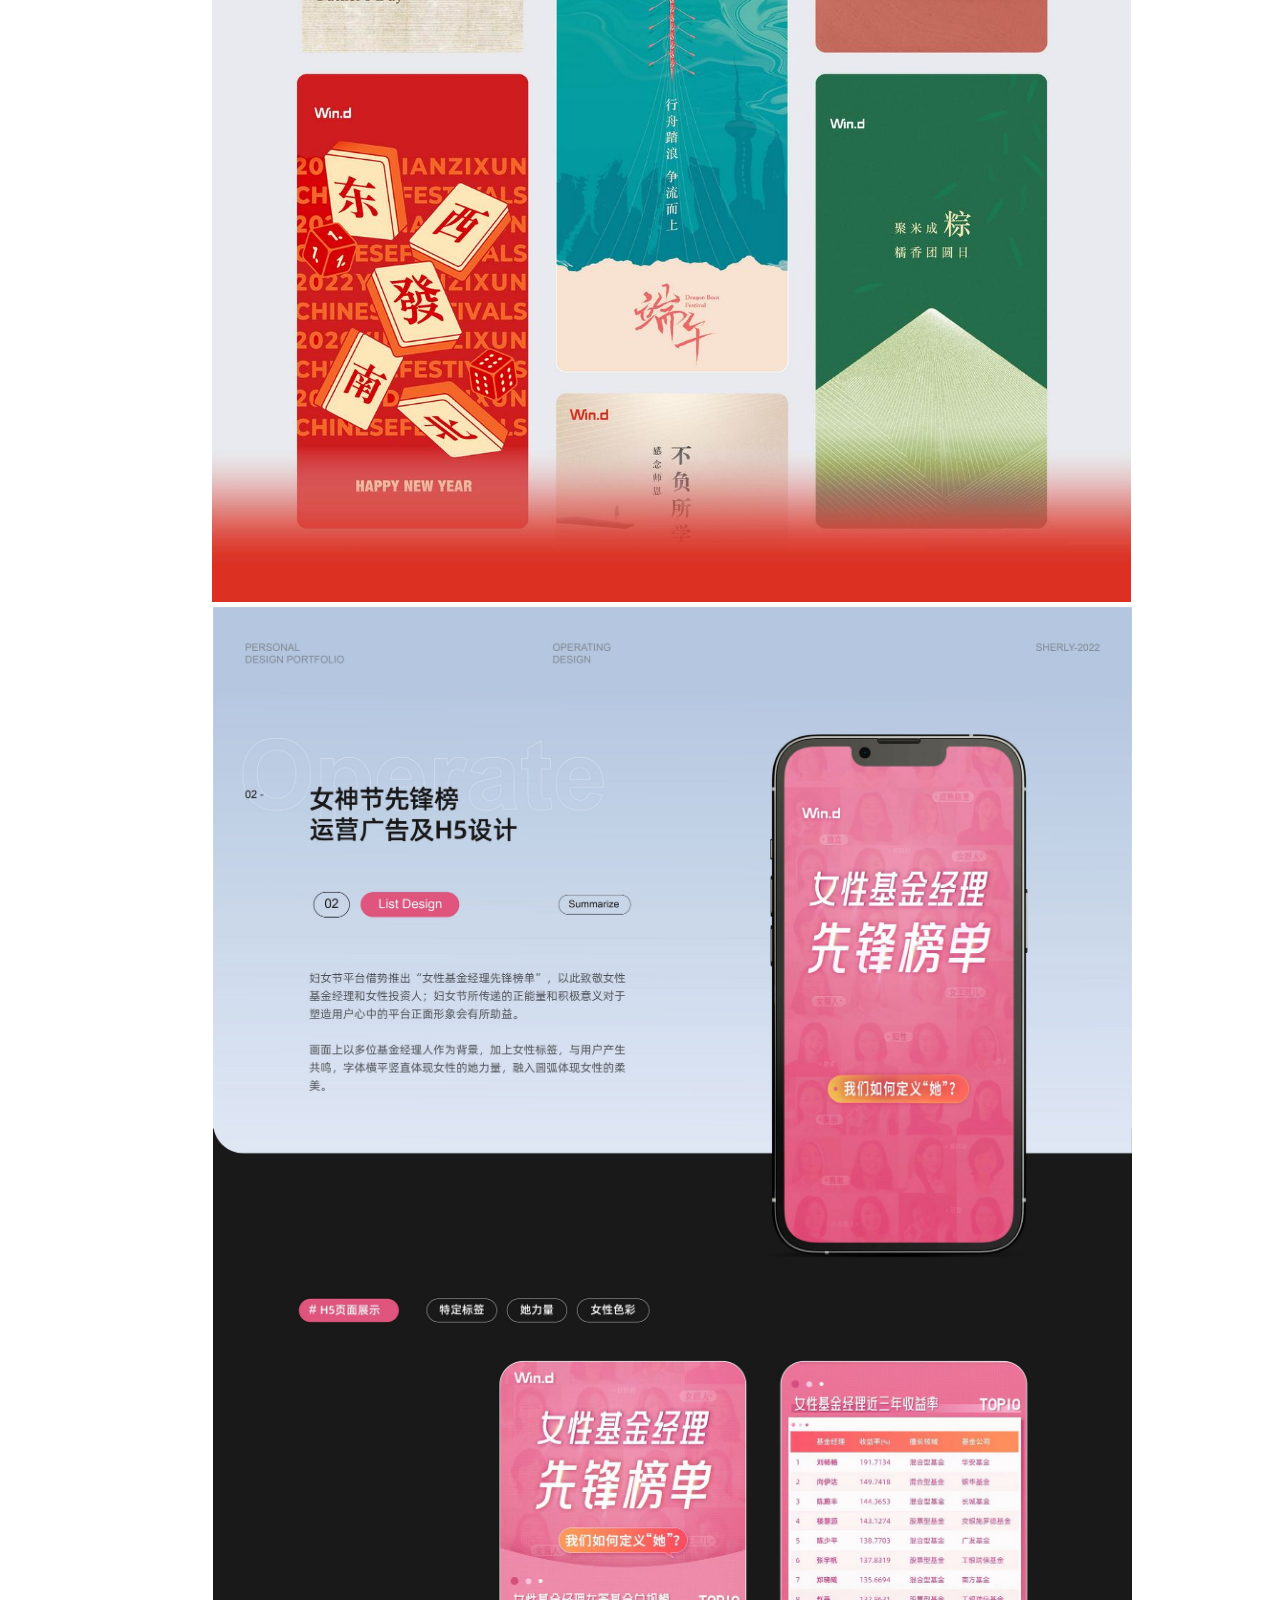
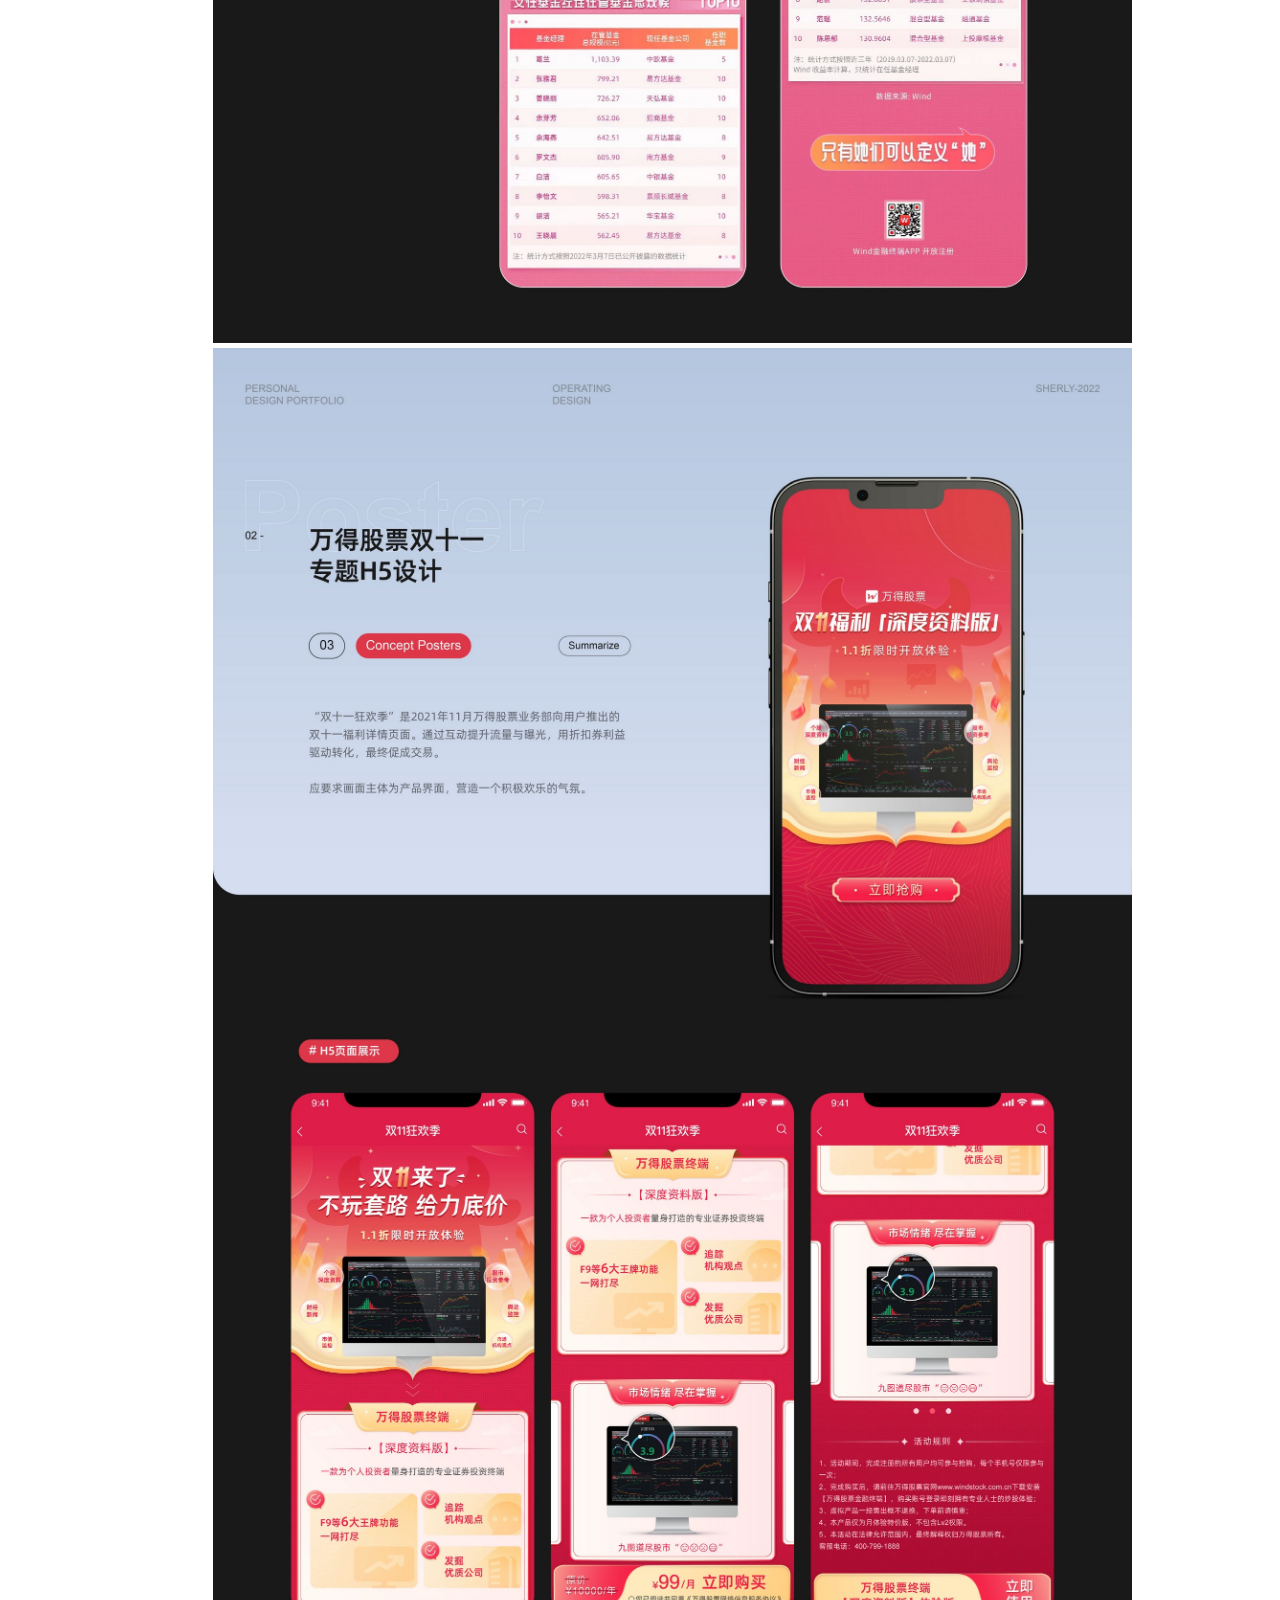
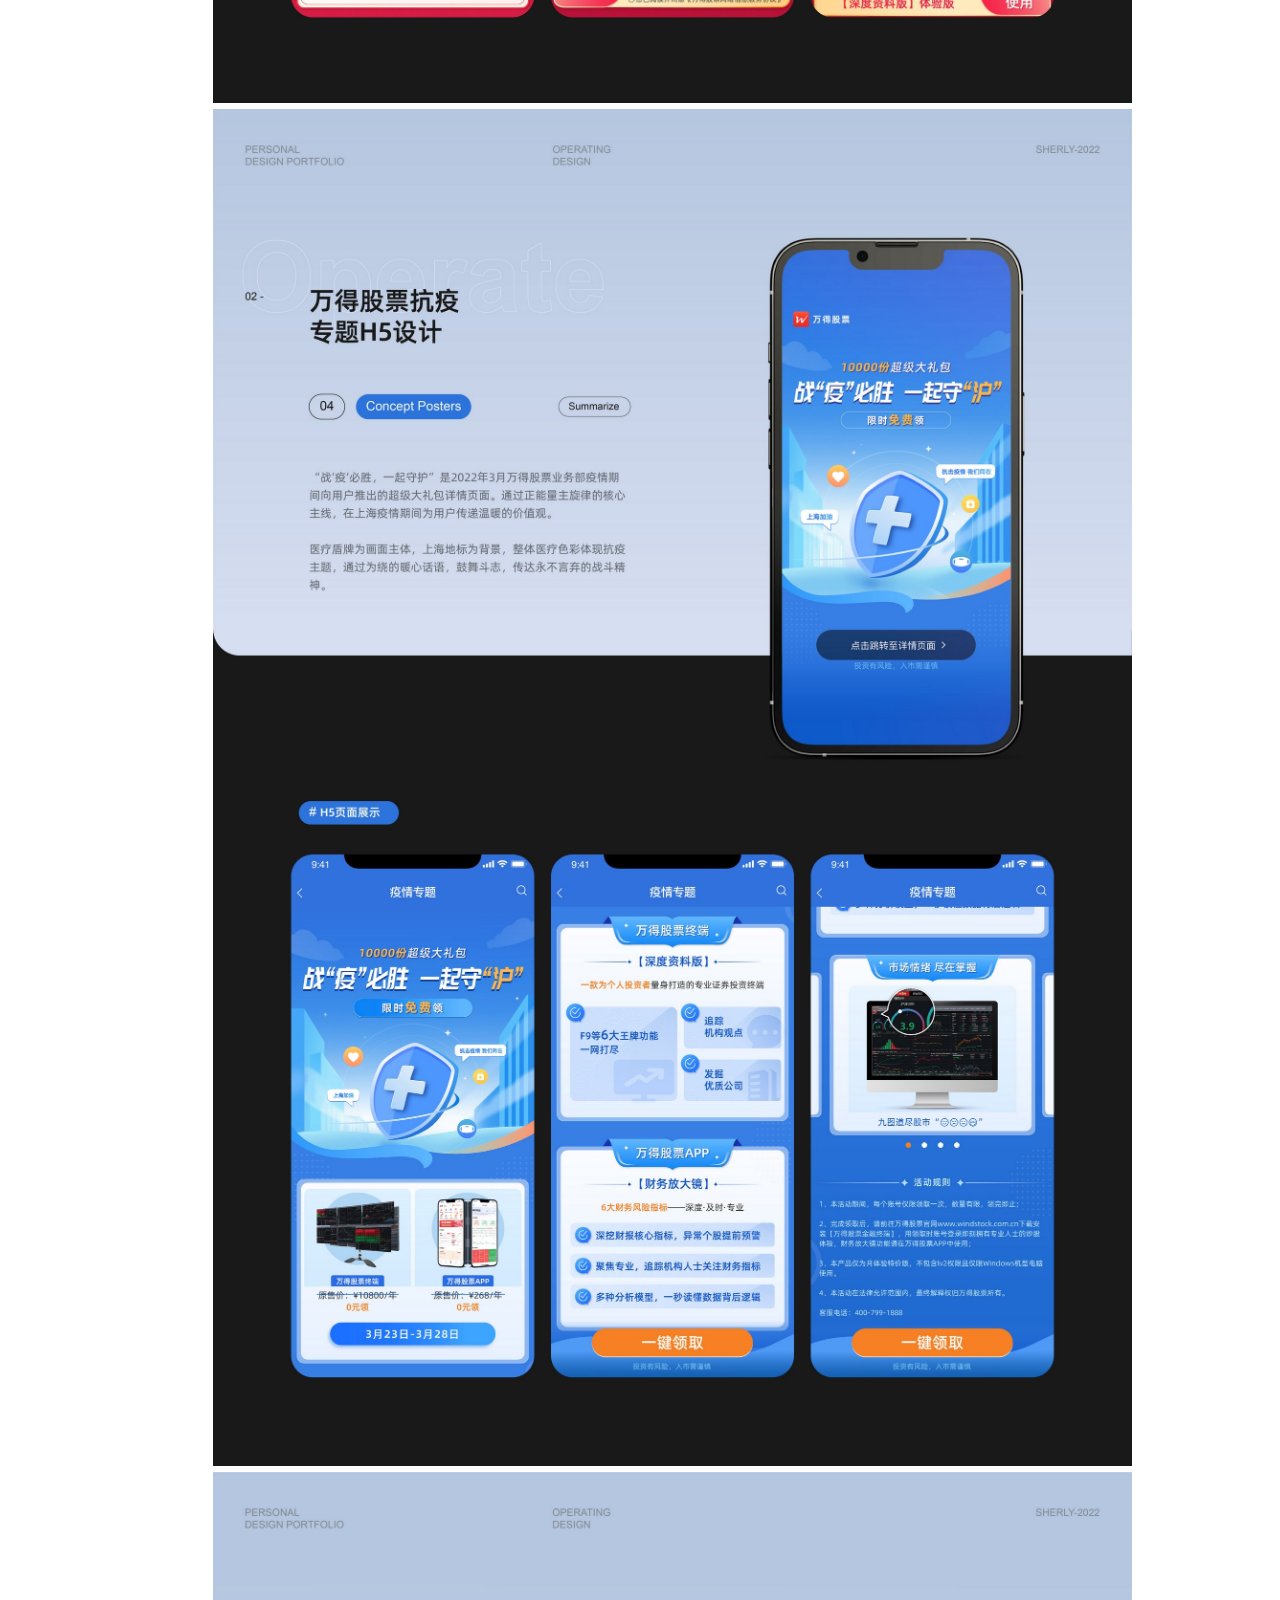
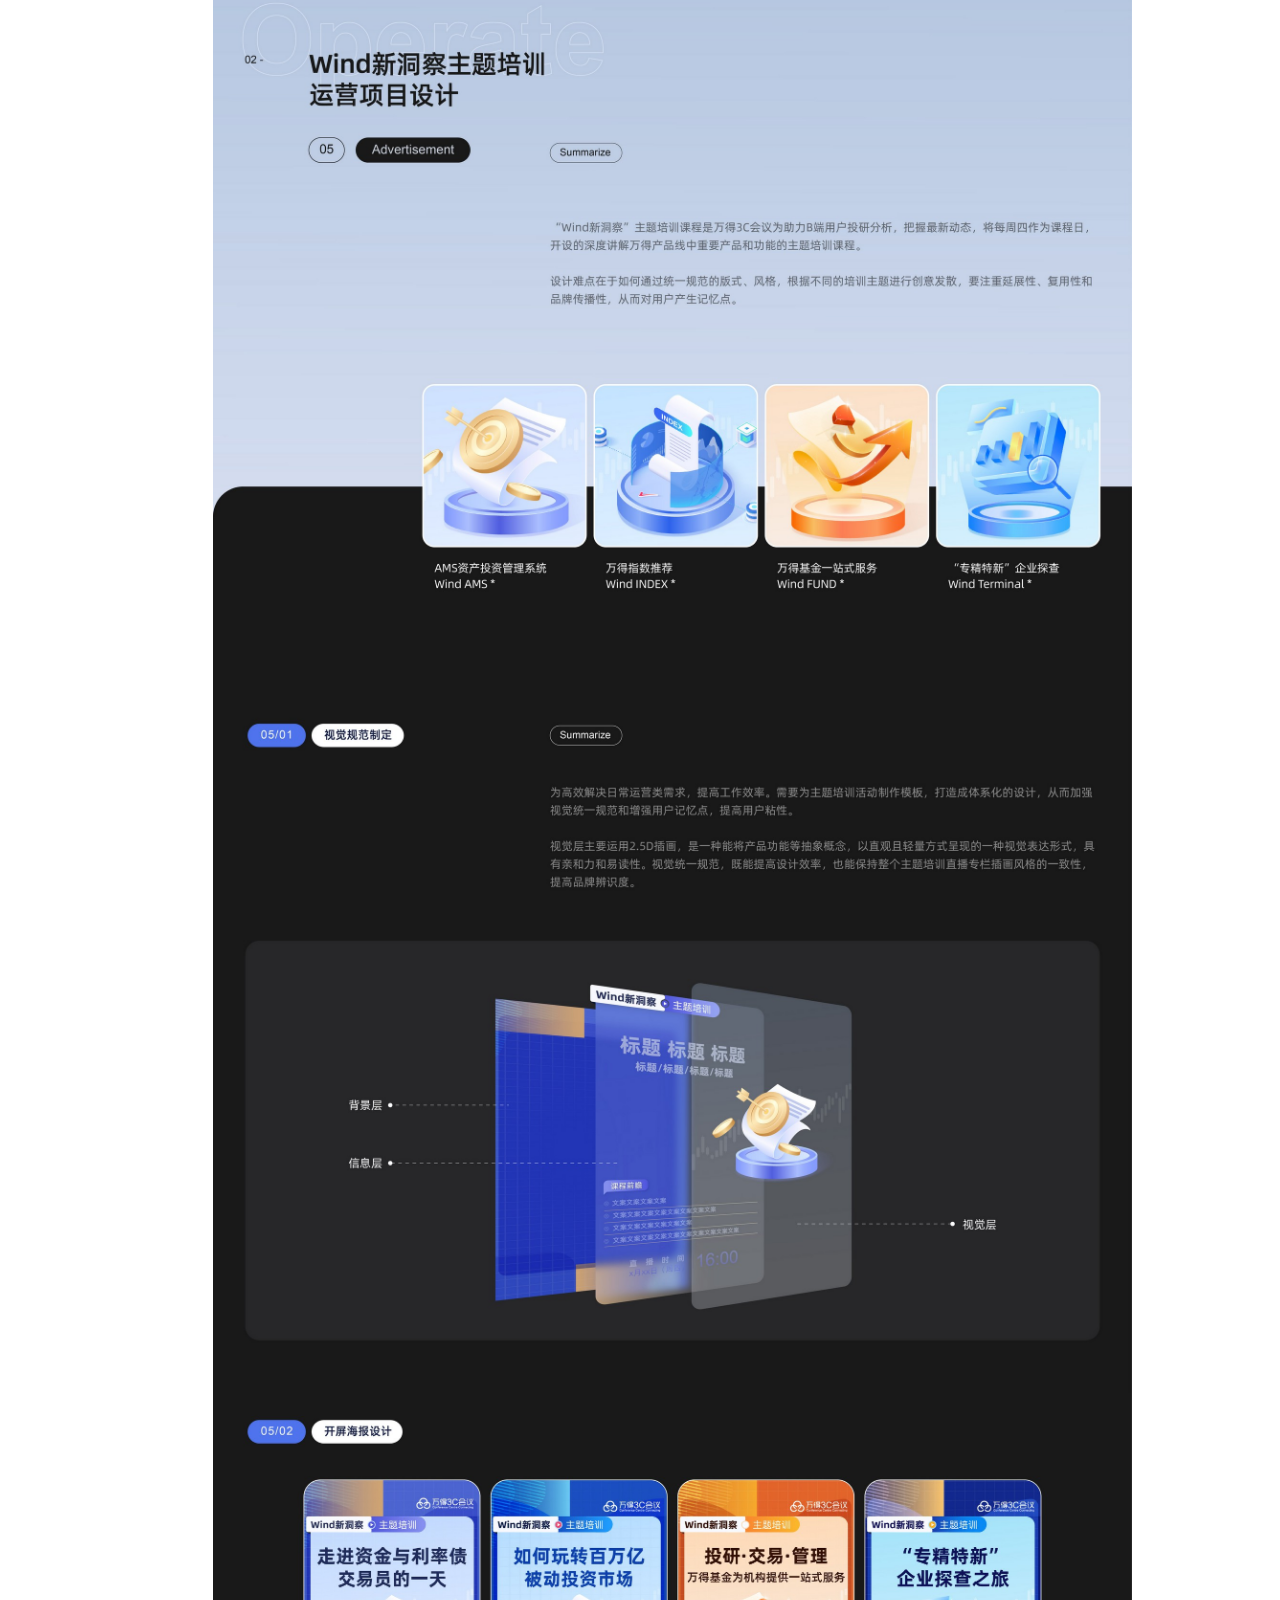
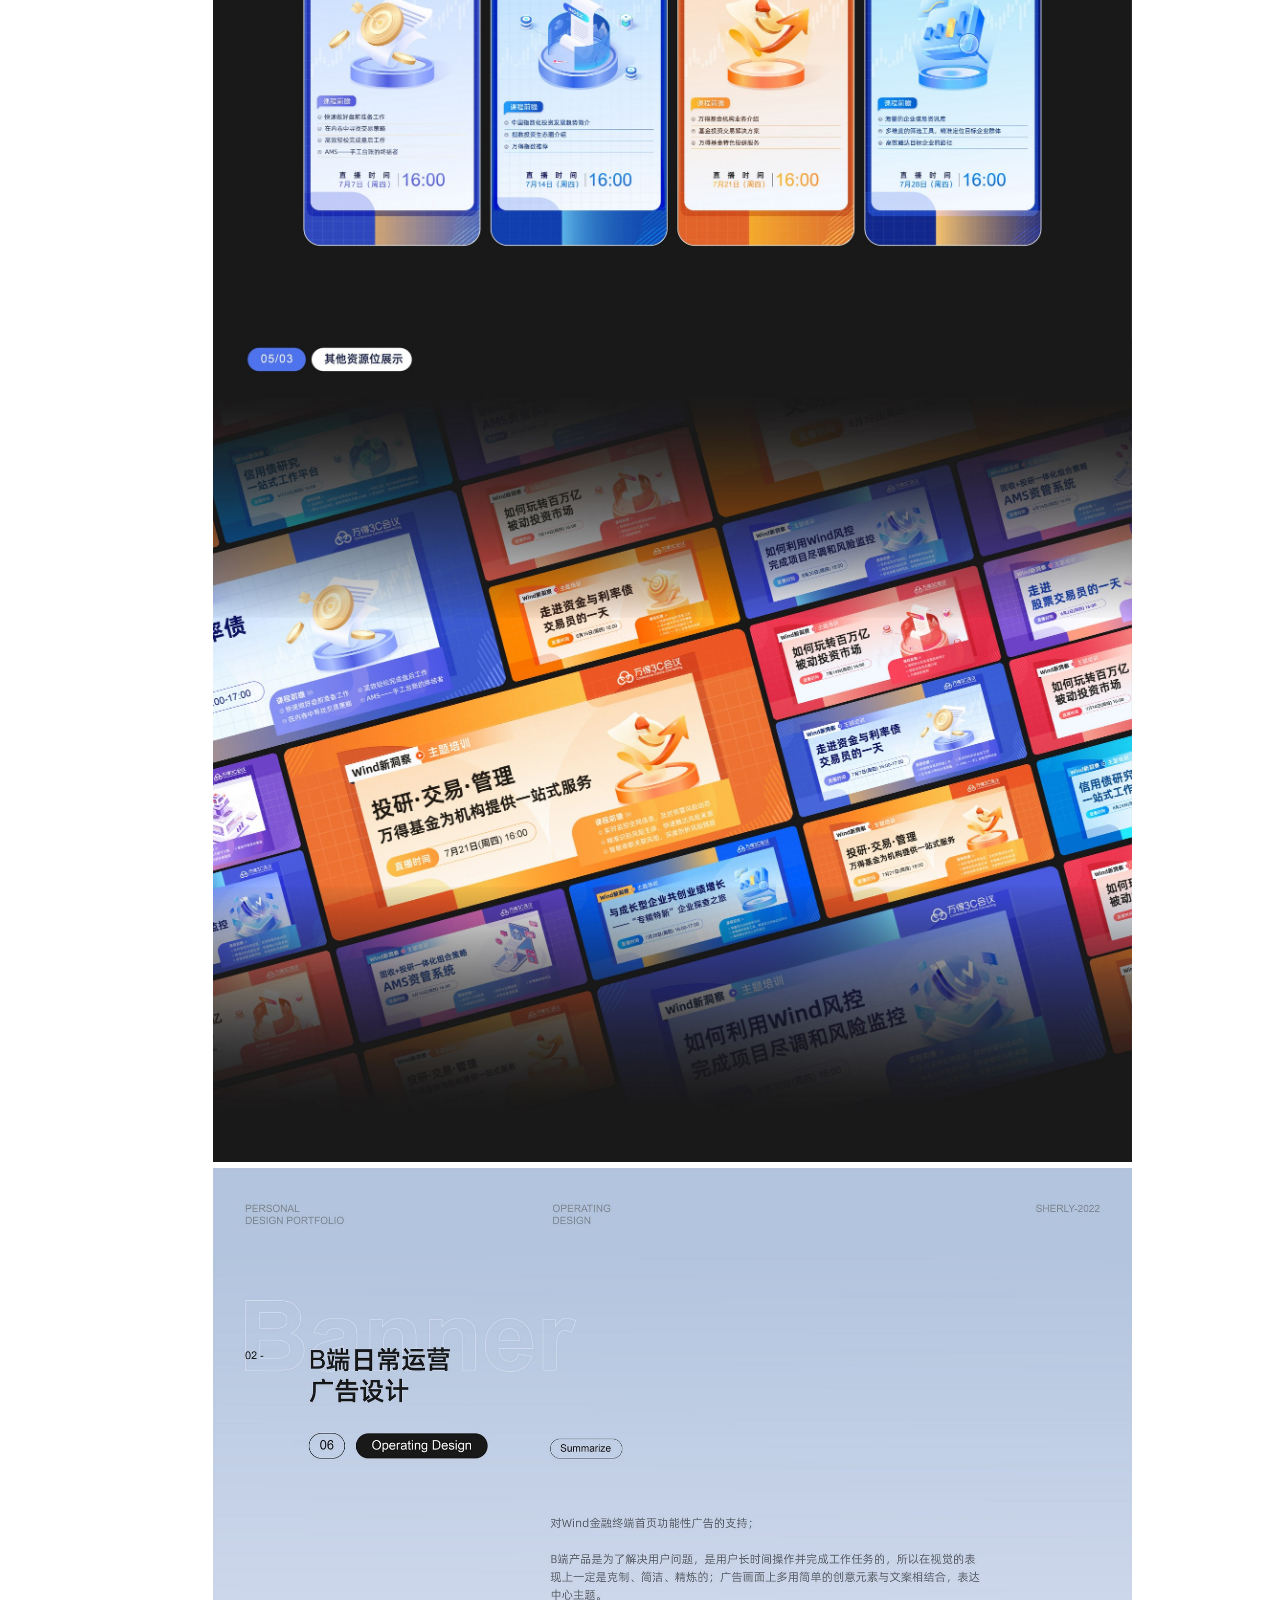
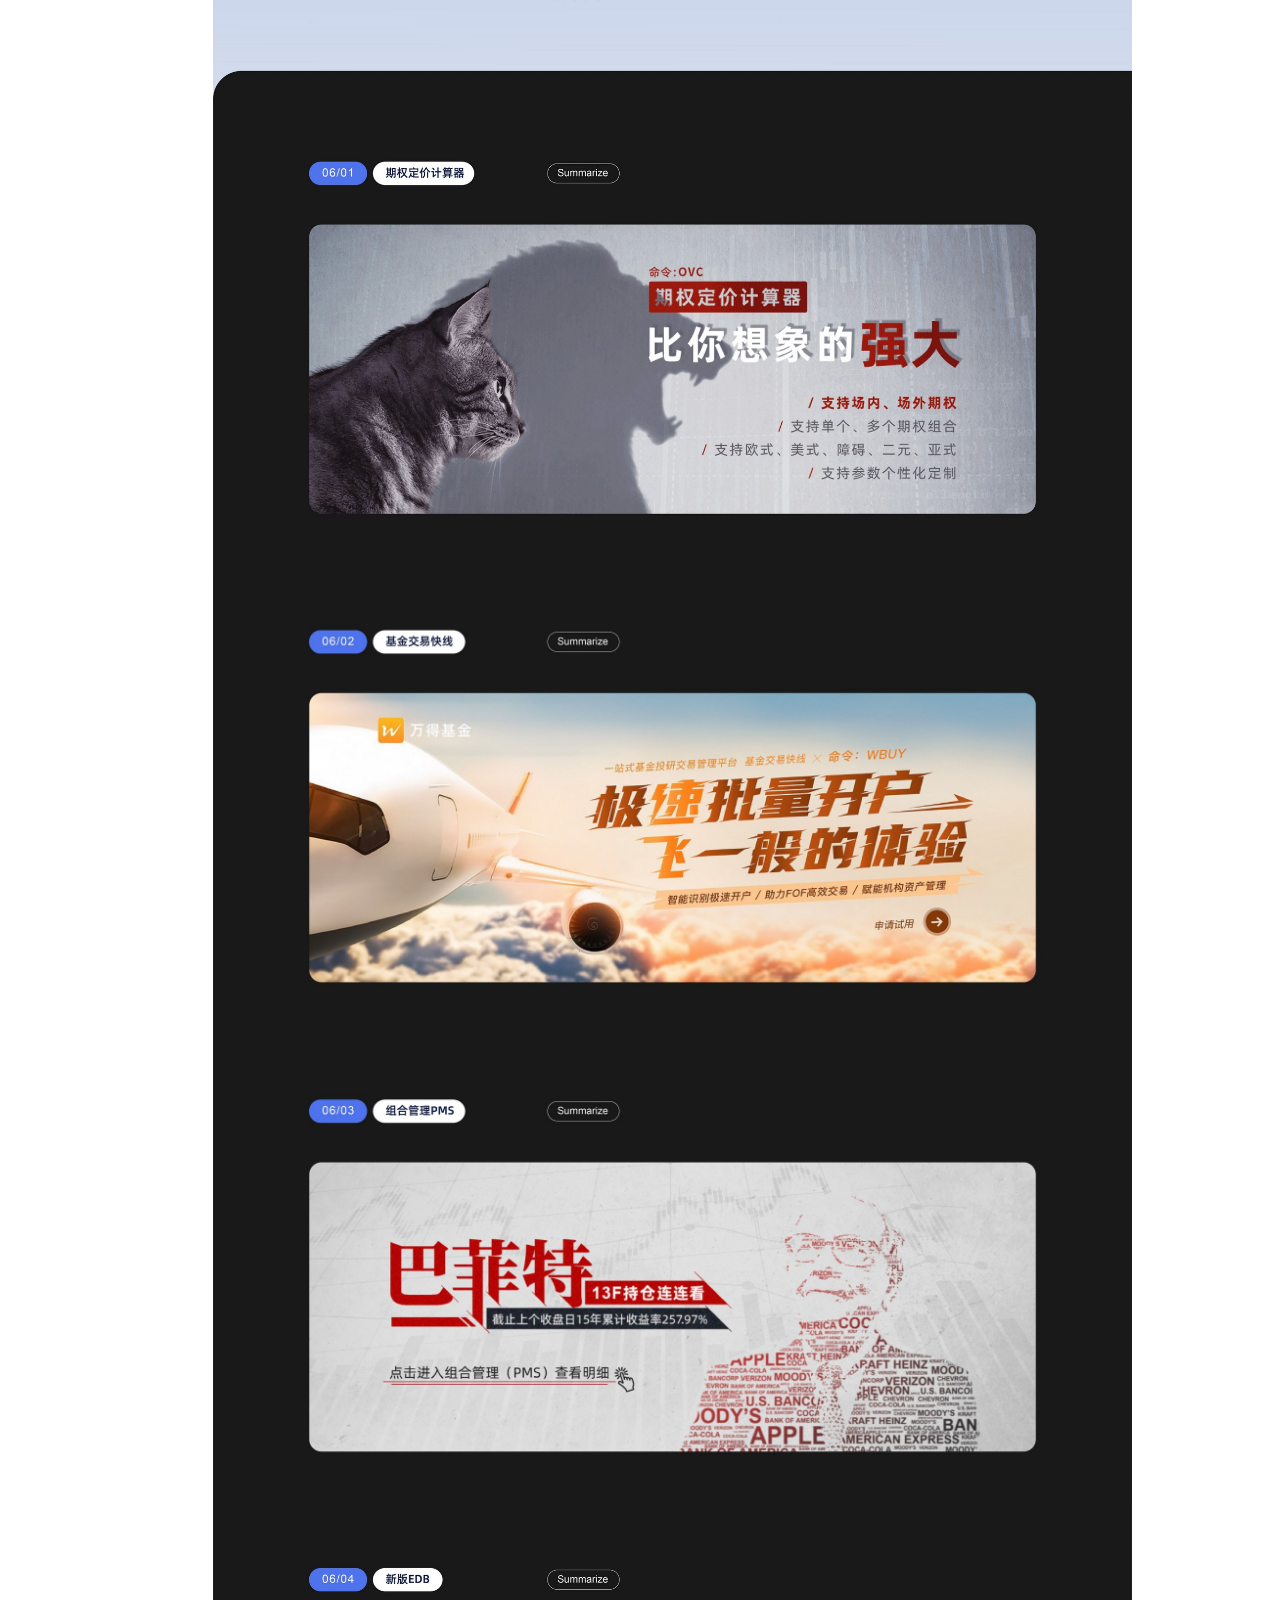
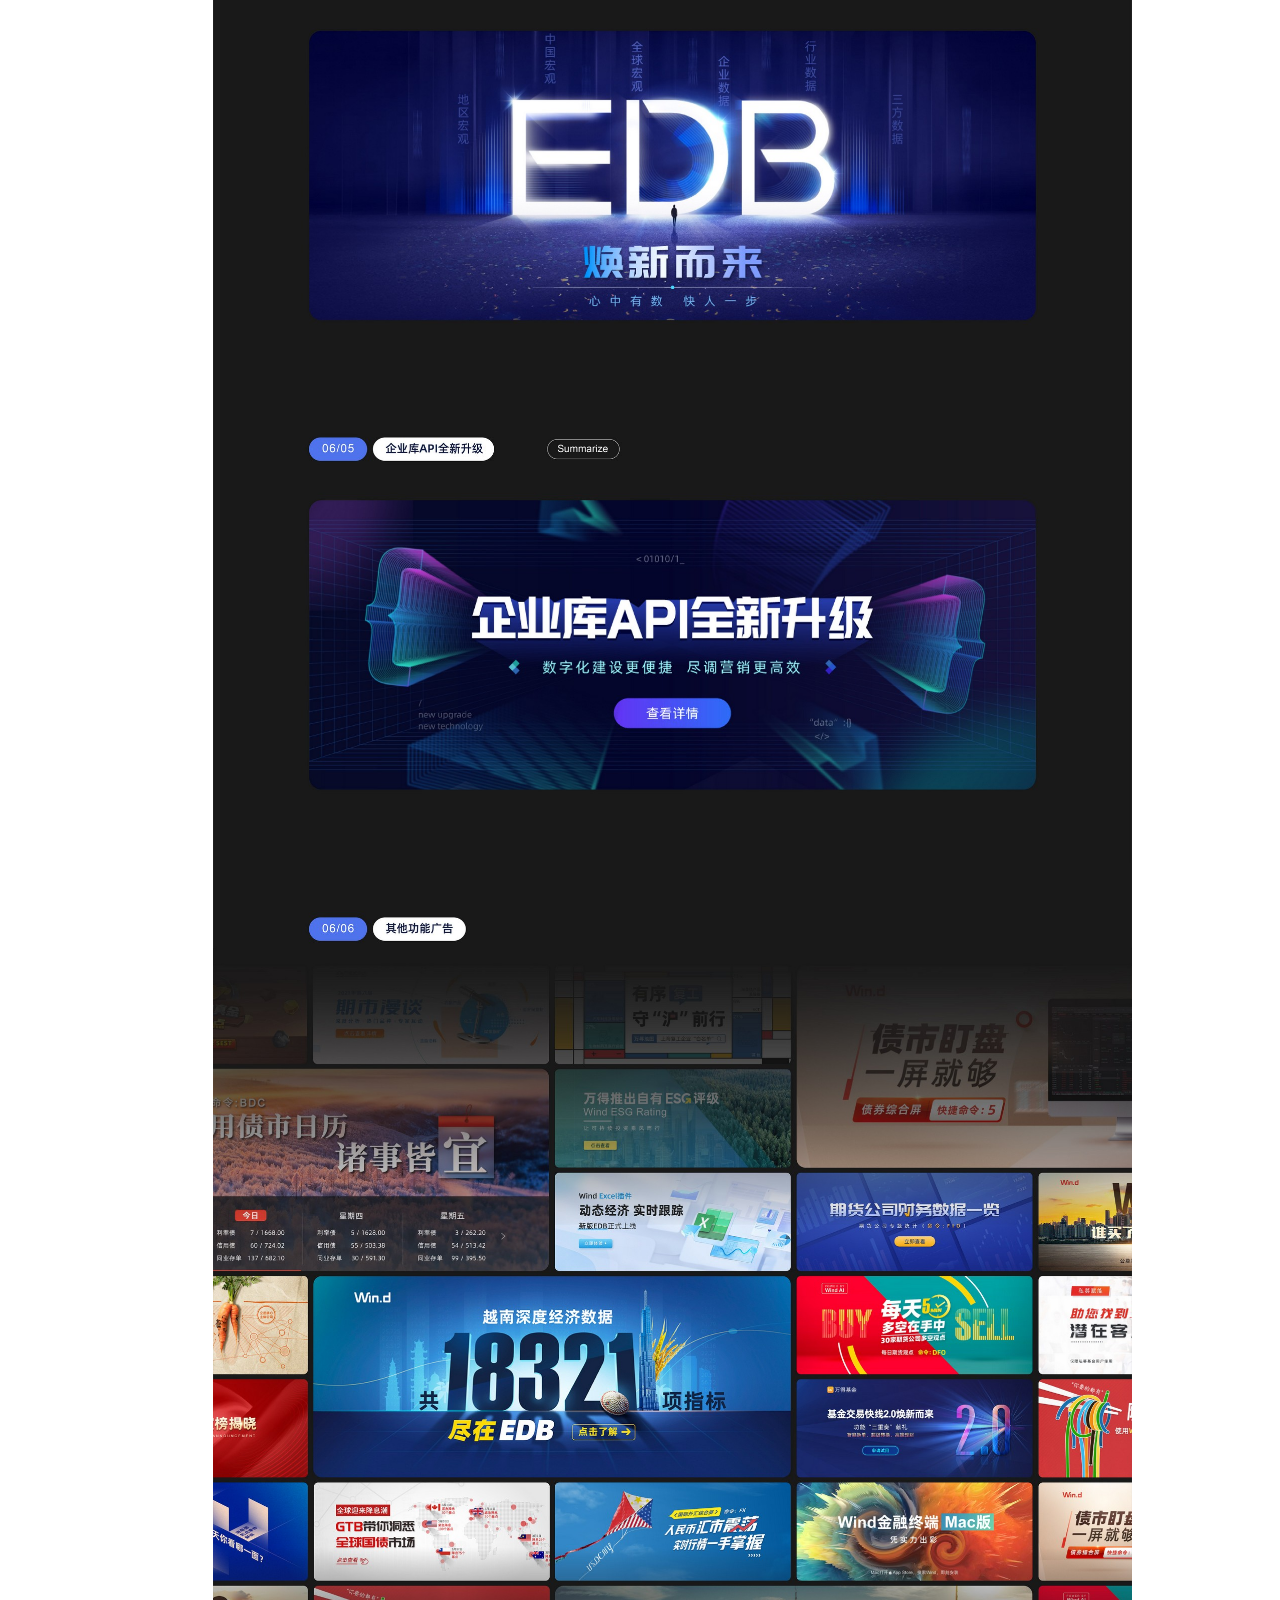
<file: 运营设计.html>
<!DOCTYPE html>
<html style="font-size: 16px;" lang="en"><head>
    <meta name="viewport" content="width=device-width, initial-scale=1.0">
    <meta charset="utf-8">
    <meta name="keywords" content="">
    <meta name="description" content="">
    <title>运营设计</title>
    <link rel="stylesheet" href="nicepage.css" media="screen">
<link rel="stylesheet" href="运营设计.css" media="screen">
    <script class="u-script" type="text/javascript" src="jquery.js" defer=""></script>
    <script class="u-script" type="text/javascript" src="nicepage.js" defer=""></script>
    <meta name="generator" content="Nicepage 4.19.3, nicepage.com">
    <link id="u-theme-google-font" rel="stylesheet" href="https://fonts.googleapis.com/css?family=Roboto:100,100i,300,300i,400,400i,500,500i,700,700i,900,900i|Open+Sans:300,300i,400,400i,500,500i,600,600i,700,700i,800,800i">
    <link id="u-page-google-font" rel="stylesheet" href="https://fonts.googleapis.com/css?family=Oswald:200,300,400,500,600,700|Lato:100,100i,300,300i,400,400i,700,700i,900,900i">
    
    
    
    
    
    
    
    
    
    
    <script type="application/ld+json">{
		"@context": "http://schema.org",
		"@type": "Organization",
		"name": "",
		"sameAs": [
				"Home.html",
				"Home.html",
				"Home.html"
		]
}</script>
    <meta name="theme-color" content="#478ac9">
    <meta property="og:title" content="运营设计">
    <meta property="og:type" content="website">
  </head>
  <body class="u-body u-overlap u-xl-mode" data-lang="en"><header class="u-clearfix u-header u-sticky u-sticky-f39f u-header" id="sec-c7d0" data-animation-name="" data-animation-duration="0" data-animation-delay="0" data-animation-direction=""><div class="u-clearfix u-sheet u-sheet-1">
        <p class="u-custom-font u-font-oswald u-text u-text-default u-text-grey-70 u-text-1">
          <a class="u-active-none u-border-none u-btn u-button-link u-button-style u-hover-none u-none u-text-grey-70 u-text-hover-palette-1-base u-btn-1" href="Home.html">Design<br>Portfolio
          </a>
        </p>
        <nav class="u-menu u-menu-one-level u-offcanvas u-menu-1" data-responsive-from="MD">
          <div class="menu-collapse" style="font-size: 1rem; letter-spacing: 0px;">
            <a class="u-button-style u-custom-left-right-menu-spacing u-custom-padding-bottom u-custom-text-active-color u-custom-text-color u-custom-top-bottom-menu-spacing u-nav-link u-text-active-palette-1-base u-text-hover-palette-2-base" href="#">
              <svg class="u-svg-link" viewBox="0 0 24 24"><use xmlns:xlink="http://www.w3.org/1999/xlink" xlink:href="#svg-9399"></use></svg>
              <svg class="u-svg-content" version="1.1" id="svg-9399" viewBox="0 0 16 16" x="0px" y="0px" xmlns:xlink="http://www.w3.org/1999/xlink" xmlns="http://www.w3.org/2000/svg"><g><rect y="1" width="16" height="2"></rect><rect y="7" width="16" height="2"></rect><rect y="13" width="16" height="2"></rect>
</g></svg>
            </a>
          </div>
          <div class="u-custom-menu u-nav-container">
            <ul class="u-nav u-unstyled u-nav-1"><li class="u-nav-item"><a class="u-button-style u-nav-link u-text-active-palette-1-base u-text-grey-50 u-text-hover-palette-2-base" href="视觉设计.html" style="padding: 10px 20px;">视觉设计</a>
</li></ul>
          </div>
          <div class="u-custom-menu u-nav-container-collapse">
            <div class="u-black u-container-style u-inner-container-layout u-opacity u-opacity-95 u-sidenav">
              <div class="u-inner-container-layout u-sidenav-overflow">
                <div class="u-menu-close"></div>
                <ul class="u-align-center u-nav u-popupmenu-items u-unstyled u-nav-2"><li class="u-nav-item"><a class="u-button-style u-nav-link" href="视觉设计.html">视觉设计</a>
</li></ul>
              </div>
            </div>
            <div class="u-black u-menu-overlay u-opacity u-opacity-70"></div>
          </div>
        </nav>
        <nav class="u-menu u-menu-one-level u-offcanvas u-menu-2" data-responsive-from="MD">
          <div class="menu-collapse" style="font-size: 1rem; letter-spacing: 0px;">
            <a class="u-button-style u-custom-left-right-menu-spacing u-custom-padding-bottom u-custom-text-color u-custom-top-bottom-menu-spacing u-nav-link u-text-active-palette-1-base u-text-hover-palette-2-base" href="#">
              <svg class="u-svg-link" viewBox="0 0 24 24"><use xmlns:xlink="http://www.w3.org/1999/xlink" xlink:href="#svg-046b"></use></svg>
              <svg class="u-svg-content" version="1.1" id="svg-046b" viewBox="0 0 16 16" x="0px" y="0px" xmlns:xlink="http://www.w3.org/1999/xlink" xmlns="http://www.w3.org/2000/svg"><g><rect y="1" width="16" height="2"></rect><rect y="7" width="16" height="2"></rect><rect y="13" width="16" height="2"></rect>
</g></svg>
            </a>
          </div>
          <div class="u-custom-menu u-nav-container">
            <ul class="u-nav u-unstyled u-nav-3"><li class="u-nav-item"><a class="u-button-style u-nav-link u-text-active-palette-1-base u-text-grey-50 u-text-hover-palette-2-base" href="运营设计.html" style="padding: 10px 20px;">运营设计</a>
</li></ul>
          </div>
          <div class="u-custom-menu u-nav-container-collapse">
            <div class="u-black u-container-style u-inner-container-layout u-opacity u-opacity-95 u-sidenav">
              <div class="u-inner-container-layout u-sidenav-overflow">
                <div class="u-menu-close"></div>
                <ul class="u-align-center u-nav u-popupmenu-items u-unstyled u-nav-4"><li class="u-nav-item"><a class="u-button-style u-nav-link" href="运营设计.html">运营设计</a>
</li></ul>
              </div>
            </div>
            <div class="u-black u-menu-overlay u-opacity u-opacity-70"></div>
          </div>
        </nav>
        <nav class="u-menu u-menu-one-level u-offcanvas u-menu-3" data-responsive-from="MD">
          <div class="menu-collapse" style="font-size: 1rem; letter-spacing: 0px;">
            <a class="u-button-style u-custom-left-right-menu-spacing u-custom-padding-bottom u-custom-text-color u-custom-top-bottom-menu-spacing u-nav-link u-text-active-palette-1-base u-text-hover-palette-2-base" href="#">
              <svg class="u-svg-link" viewBox="0 0 24 24"><use xmlns:xlink="http://www.w3.org/1999/xlink" xlink:href="#svg-599a"></use></svg>
              <svg class="u-svg-content" version="1.1" id="svg-599a" viewBox="0 0 16 16" x="0px" y="0px" xmlns:xlink="http://www.w3.org/1999/xlink" xmlns="http://www.w3.org/2000/svg"><g><rect y="1" width="16" height="2"></rect><rect y="7" width="16" height="2"></rect><rect y="13" width="16" height="2"></rect>
</g></svg>
            </a>
          </div>
          <div class="u-custom-menu u-nav-container">
            <ul class="u-nav u-unstyled u-nav-5"><li class="u-nav-item"><a class="u-button-style u-nav-link u-text-active-palette-1-base u-text-grey-50 u-text-hover-palette-2-base" href="版式设计.html" style="padding: 10px 20px;">版式设计</a>
</li></ul>
          </div>
          <div class="u-custom-menu u-nav-container-collapse">
            <div class="u-black u-container-style u-inner-container-layout u-opacity u-opacity-95 u-sidenav">
              <div class="u-inner-container-layout u-sidenav-overflow">
                <div class="u-menu-close"></div>
                <ul class="u-align-center u-nav u-popupmenu-items u-unstyled u-nav-6"><li class="u-nav-item"><a class="u-button-style u-nav-link" href="版式设计.html">版式设计</a>
</li></ul>
              </div>
            </div>
            <div class="u-black u-menu-overlay u-opacity u-opacity-70"></div>
          </div>
        </nav>
        <nav class="u-menu u-menu-one-level u-offcanvas u-menu-4" data-responsive-from="MD">
          <div class="menu-collapse" style="font-size: 1rem; letter-spacing: 0px;">
            <a class="u-button-style u-custom-left-right-menu-spacing u-custom-padding-bottom u-custom-text-color u-custom-top-bottom-menu-spacing u-nav-link u-text-active-palette-1-base u-text-hover-palette-2-base" href="#">
              <svg class="u-svg-link" viewBox="0 0 24 24"><use xmlns:xlink="http://www.w3.org/1999/xlink" xlink:href="#svg-b179"></use></svg>
              <svg class="u-svg-content" version="1.1" id="svg-b179" viewBox="0 0 16 16" x="0px" y="0px" xmlns:xlink="http://www.w3.org/1999/xlink" xmlns="http://www.w3.org/2000/svg"><g><rect y="1" width="16" height="2"></rect><rect y="7" width="16" height="2"></rect><rect y="13" width="16" height="2"></rect>
</g></svg>
            </a>
          </div>
          <div class="u-custom-menu u-nav-container">
            <ul class="u-nav u-unstyled u-nav-7"><li class="u-nav-item"><a class="u-button-style u-nav-link u-text-active-palette-1-base u-text-grey-50 u-text-hover-palette-2-base" href="其他作品.html" style="padding: 10px 20px;">其他作品</a>
</li></ul>
          </div>
          <div class="u-custom-menu u-nav-container-collapse">
            <div class="u-black u-container-style u-inner-container-layout u-opacity u-opacity-95 u-sidenav">
              <div class="u-inner-container-layout u-sidenav-overflow">
                <div class="u-menu-close"></div>
                <ul class="u-align-center u-nav u-popupmenu-items u-unstyled u-nav-8"><li class="u-nav-item"><a class="u-button-style u-nav-link" href="其他作品.html">其他作品</a>
</li></ul>
              </div>
            </div>
            <div class="u-black u-menu-overlay u-opacity u-opacity-70"></div>
          </div>
        </nav>
      </div></header>
    <section class="u-clearfix u-section-1" id="sec-00cf">
      <div class="u-clearfix u-sheet u-sheet-1">
        <img class="u-image u-image-default u-preserve-proportions u-image-1" src="images/0926-09.jpg" alt="" data-image-width="5335" data-image-height="1807">
      </div>
    </section>
    <section class="u-clearfix u-section-2" id="sec-b00f">
      <div class="u-clearfix u-sheet u-valign-middle u-sheet-1">
        <img class="u-image u-image-default u-preserve-proportions u-image-1" src="images/0926.10.01-10.jpg" alt="" data-image-width="5335" data-image-height="3041">
        <img class="u-image u-image-default u-preserve-proportions u-image-2" src="images/0926.10.02-10.jpg" alt="" data-image-width="5335" data-image-height="4356">
        <img class="u-image u-image-default u-preserve-proportions u-image-3" src="images/0926.10.03-10.jpg" alt="" data-image-width="5335" data-image-height="4465">
        <img class="u-image u-image-default u-preserve-proportions u-image-4" src="images/0926.10.04-10.jpg" alt="" data-image-width="5335" data-image-height="4507">
        <img class="u-image u-image-default u-preserve-proportions u-image-5" src="images/0926.10.05-10.jpg" alt="" data-image-width="5335" data-image-height="4459">
        <img class="u-image u-image-default u-preserve-proportions u-image-6" src="images/0926.10.06-10.jpg" alt="" data-image-width="5335" data-image-height="7953">
      </div>
    </section>
    <section class="u-clearfix u-section-3" id="sec-7e4e">
      <div class="u-clearfix u-sheet u-valign-middle u-sheet-1">
        <img class="u-image u-image-default u-preserve-proportions u-image-1" src="images/0926.11.01-11.jpg" alt="" data-image-width="5335" data-image-height="3894">
        <img class="u-image u-image-default u-preserve-proportions u-image-2" src="images/0926.11.02-11.jpg" alt="" data-image-width="5335" data-image-height="3876">
      </div>
    </section>
    <section class="u-clearfix u-section-4" id="sec-0208">
      <div class="u-clearfix u-sheet u-valign-middle u-sheet-1">
        <img class="u-image u-image-default u-preserve-proportions u-image-1" src="images/0926.12.01-12.jpg" alt="" data-image-width="5334" data-image-height="3918">
        <img class="u-image u-image-default u-preserve-proportions u-image-2" src="images/0926.12.02-12.jpg" alt="" data-image-width="5334" data-image-height="3958">
      </div>
    </section>
    <section class="u-clearfix u-section-5" id="sec-ad5a">
      <div class="u-clearfix u-sheet u-valign-middle u-sheet-1">
        <img class="u-image u-image-default u-preserve-proportions u-image-1" src="images/0926.13.01-13.jpg" alt="" data-image-width="5335" data-image-height="3891">
        <img class="u-image u-image-default u-preserve-proportions u-image-2" src="images/0926.13.02-13.jpg" alt="" data-image-width="5335" data-image-height="3998">
      </div>
    </section>
    <section class="u-clearfix u-section-6" id="sec-8038">
      <div class="u-clearfix u-sheet u-valign-middle u-sheet-1">
        <img class="u-image u-image-default u-preserve-proportions u-image-1" src="images/0926.14.01-14.jpg" alt="" data-image-width="5334" data-image-height="4523">
        <img class="u-image u-image-default u-preserve-proportions u-image-2" src="images/0926.14.02-14.jpg" alt="" data-image-width="5334" data-image-height="4323">
        <img class="u-image u-image-default u-preserve-proportions u-image-3" src="images/0926.14.03-14.jpg" alt="" data-image-width="5334" data-image-height="2980">
        <img class="u-image u-image-default u-preserve-proportions u-image-4" src="images/0926.14.04-14.jpg" alt="" data-image-width="5334" data-image-height="4975">
      </div>
    </section>
    <section class="u-clearfix u-section-7" id="sec-81d9">
      <div class="u-clearfix u-sheet u-sheet-1">
        <img class="u-image u-image-default u-preserve-proportions u-image-1" src="images/0926.15.01-15.jpg" alt="" data-image-width="5334" data-image-height="5825">
        <img class="u-image u-image-default u-preserve-proportions u-image-2" src="images/0926.15.02-15.jpg" alt="" data-image-width="5334" data-image-height="5454">
        <img class="u-image u-image-default u-preserve-proportions u-image-3" src="images/0926.15.03-15.jpg" alt="" data-image-width="5334" data-image-height="5586">
        <img class="u-image u-image-default u-preserve-proportions u-image-4" src="images/0926.15.04-15.jpg" alt="" data-image-width="5334" data-image-height="5585">
      </div>
    </section>
    <section class="u-clearfix u-section-8" id="sec-93b3">
      <div class="u-clearfix u-sheet u-valign-middle u-sheet-1">
        <img class="u-image u-image-default u-preserve-proportions u-image-1" src="images/0926.16.01-16.jpg" alt="" data-image-width="5334" data-image-height="3200">
        <img class="u-image u-image-default u-preserve-proportions u-image-2" src="images/0926.16.02-16.jpg" alt="" data-image-width="5334" data-image-height="3907">
        <img class="u-image u-image-default u-preserve-proportions u-image-3" src="images/0926.16.03-16.jpg" alt="" data-image-width="5334" data-image-height="3722">
        <img class="u-image u-image-default u-preserve-proportions u-image-4" src="images/0926.16.04-16.jpg" alt="" data-image-width="5334" data-image-height="4494">
      </div>
    </section>
    <section class="u-clearfix u-section-9" id="sec-3282">
      <div class="u-clearfix u-sheet u-valign-middle u-sheet-1">
        <img class="u-image u-image-default u-preserve-proportions u-image-1" src="images/0926.17.01-17.jpg" alt="" data-image-width="5334" data-image-height="3077">
        <img class="u-image u-image-default u-preserve-proportions u-image-2" src="images/0926.17.02-17.jpg" alt="" data-image-width="5334" data-image-height="3465">
        <img class="u-image u-image-default u-preserve-proportions u-image-3" src="images/0926.17.03-17.jpg" alt="" data-image-width="5334" data-image-height="3642">
        <img class="u-image u-image-default u-preserve-proportions u-image-4" src="images/0926.17.04-17.jpg" alt="" data-image-width="5334" data-image-height="3618">
        <img class="u-image u-image-default u-preserve-proportions u-image-5" src="images/0926.17.05-17.jpg" alt="" data-image-width="5334" data-image-height="3707">
        <img class="u-image u-image-default u-preserve-proportions u-image-6" src="images/0926.17.06-17.jpg" alt="" data-image-width="5334" data-image-height="3987">
      </div>
    </section>
    
    
    <footer class="u-clearfix u-footer u-white" id="sec-3270"><div class="u-clearfix u-sheet u-sheet-1">
        <div class="u-border-1 u-border-grey-25 u-line u-line-horizontal u-line-1"></div>
        <div class="u-social-icons u-spacing-10 u-social-icons-1">
          <a class="u-social-url" title="facebook" href="Home.html"><span class="u-icon u-social-facebook u-social-icon u-text-grey-75 u-icon-1"><svg class="u-svg-link" preserveAspectRatio="xMidYMin slice" viewBox="0 0 112 112" style=""><use xmlns:xlink="http://www.w3.org/1999/xlink" xlink:href="#svg-900e"></use></svg><svg class="u-svg-content" viewBox="0 0 112 112" x="0" y="0" id="svg-900e"><path fill="currentColor" d="M75.5,28.8H65.4c-1.5,0-4,0.9-4,4.3v9.4h13.9l-1.5,15.8H61.4v45.1H42.8V58.3h-8.8V42.4h8.8V32.2
c0-7.4,3.4-18.8,18.8-18.8h13.8v15.4H75.5z"></path></svg></span>
          </a>
          <a class="u-social-url" title="twitter" href="Home.html"><span class="u-icon u-social-icon u-social-twitter u-text-grey-75 u-icon-2"><svg class="u-svg-link" preserveAspectRatio="xMidYMin slice" viewBox="0 0 112 112" style=""><use xmlns:xlink="http://www.w3.org/1999/xlink" xlink:href="#svg-476d"></use></svg><svg class="u-svg-content" viewBox="0 0 112 112" x="0" y="0" id="svg-476d"><path fill="currentColor" d="M92.2,38.2c0,0.8,0,1.6,0,2.3c0,24.3-18.6,52.4-52.6,52.4c-10.6,0.1-20.2-2.9-28.5-8.2
	c1.4,0.2,2.9,0.2,4.4,0.2c8.7,0,16.7-2.9,23-7.9c-8.1-0.2-14.9-5.5-17.3-12.8c1.1,0.2,2.4,0.2,3.4,0.2c1.6,0,3.3-0.2,4.8-0.7
	c-8.4-1.6-14.9-9.2-14.9-18c0-0.2,0-0.2,0-0.2c2.5,1.4,5.4,2.2,8.4,2.3c-5-3.3-8.3-8.9-8.3-15.4c0-3.4,1-6.5,2.5-9.2
	c9.1,11.1,22.7,18.5,38,19.2c-0.2-1.4-0.4-2.8-0.4-4.3c0.1-10,8.3-18.2,18.5-18.2c5.4,0,10.1,2.2,13.5,5.7c4.3-0.8,8.1-2.3,11.7-4.5
	c-1.4,4.3-4.3,7.9-8.1,10.1c3.7-0.4,7.3-1.4,10.6-2.9C98.9,32.3,95.7,35.5,92.2,38.2z"></path></svg></span>
          </a>
          <a class="u-social-url" title="instagram" href="Home.html"><span class="u-icon u-social-icon u-social-instagram u-text-grey-75 u-icon-3"><svg class="u-svg-link" preserveAspectRatio="xMidYMin slice" viewBox="0 0 112 112" style=""><use xmlns:xlink="http://www.w3.org/1999/xlink" xlink:href="#svg-dfa7"></use></svg><svg class="u-svg-content" viewBox="0 0 112 112" x="0" y="0" id="svg-dfa7"><path fill="currentColor" d="M55.9,32.9c-12.8,0-23.2,10.4-23.2,23.2s10.4,23.2,23.2,23.2s23.2-10.4,23.2-23.2S68.7,32.9,55.9,32.9z
	 M55.9,69.4c-7.4,0-13.3-6-13.3-13.3c-0.1-7.4,6-13.3,13.3-13.3s13.3,6,13.3,13.3C69.3,63.5,63.3,69.4,55.9,69.4z"></path><path fill="#FFFFFF" d="M79.7,26.8c-3,0-5.4,2.5-5.4,5.4s2.5,5.4,5.4,5.4c3,0,5.4-2.5,5.4-5.4S82.7,26.8,79.7,26.8z"></path><path fill="currentColor" d="M78.2,11H33.5C21,11,10.8,21.3,10.8,33.7v44.7c0,12.6,10.2,22.8,22.7,22.8h44.7c12.6,0,22.7-10.2,22.7-22.7
	V33.7C100.8,21.1,90.6,11,78.2,11z M91,78.4c0,7.1-5.8,12.8-12.8,12.8H33.5c-7.1,0-12.8-5.8-12.8-12.8V33.7
	c0-7.1,5.8-12.8,12.8-12.8h44.7c7.1,0,12.8,5.8,12.8,12.8V78.4z"></path></svg></span>
          </a>
        </div>
        <p class="u-align-center u-custom-font u-font-lato u-text u-text-grey-60 u-text-1"> © 2022 by Sherly. Proudly created with Nicepage.com</p>
        <div class="u-border-1 u-border-white u-expanded-width u-line u-line-horizontal u-opacity u-opacity-50 u-line-2"></div>
      </div></footer>
    <section class="u-backlink u-clearfix u-grey-80">
      <a class="u-link" href="https://nicepage.com/website-templates" target="_blank">
        <span>Website Templates</span>
      </a>
      <p class="u-text">
        <span>created with</span>
      </p>
      <a class="u-link" href="" target="_blank">
        <span>Website Builder Software</span>
      </a>. 
    </section>
  
</body></html>
</file>
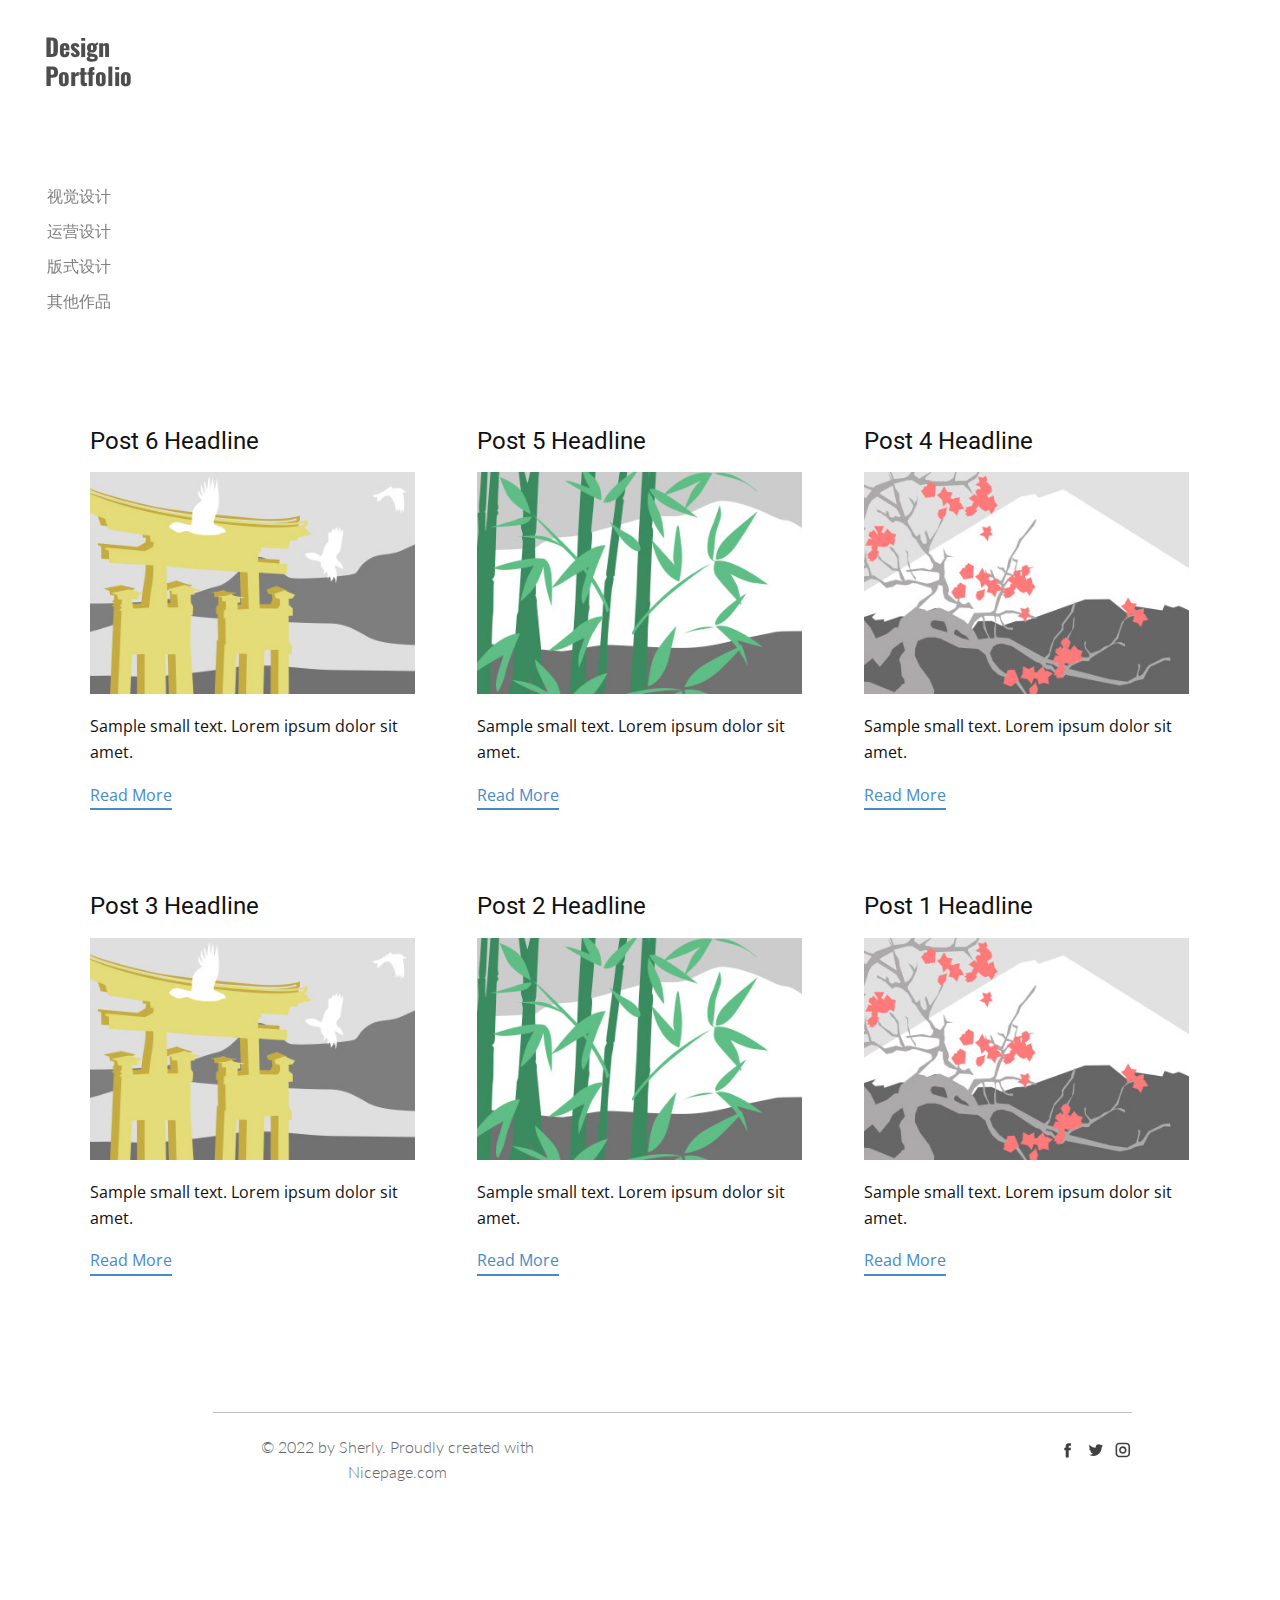
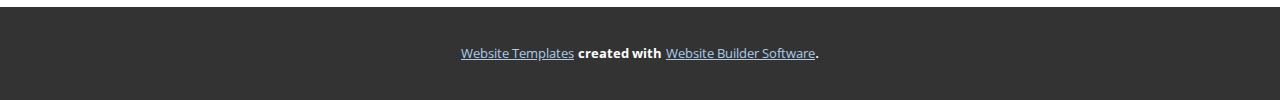
<file: blog/blog.html>
<html style="font-size: 16px;" lang="en"><head>
    <meta name="viewport" content="width=device-width, initial-scale=1.0">
    <meta charset="utf-8">
    <meta name="keywords" content="">
    <meta name="description" content="">
    <title>Blog Template</title>
    <link rel="stylesheet" href="../nicepage.css" media="screen">
<link rel="stylesheet" href="../Blog-Template.css" media="screen">
    <script class="u-script" type="text/javascript" src="../jquery.js" defer=""></script>
    <script class="u-script" type="text/javascript" src="../nicepage.js" defer=""></script>
    <meta name="generator" content="Nicepage 4.19.3, nicepage.com">
    <link id="u-theme-google-font" rel="stylesheet" href="https://fonts.googleapis.com/css?family=Roboto:100,100i,300,300i,400,400i,500,500i,700,700i,900,900i|Open+Sans:300,300i,400,400i,500,500i,600,600i,700,700i,800,800i">
    <link id="u-page-google-font" rel="stylesheet" href="https://fonts.googleapis.com/css?family=Oswald:200,300,400,500,600,700|Lato:100,100i,300,300i,400,400i,700,700i,900,900i">
    
    
    <script type="application/ld+json">{
		"@context": "http://schema.org",
		"@type": "Organization",
		"name": "",
		"sameAs": [
				"Home.html",
				"Home.html",
				"Home.html"
		]
}</script>
    <meta name="theme-color" content="#478ac9">
  </head>
  <body class="u-body u-xl-mode" data-lang="en"><header class="u-clearfix u-header u-sticky u-sticky-f39f u-header" id="sec-c7d0" data-animation-name="" data-animation-duration="0" data-animation-delay="0" data-animation-direction=""><div class="u-clearfix u-sheet u-sheet-1">
        <p class="u-custom-font u-font-oswald u-text u-text-default u-text-grey-70 u-text-1">
          <a class="u-active-none u-border-none u-btn u-button-link u-button-style u-hover-none u-none u-text-grey-70 u-text-hover-palette-1-base u-btn-1" href="../Home.html">Design<br>Portfolio
          </a>
        </p>
        <nav class="u-menu u-menu-one-level u-offcanvas u-menu-1" data-responsive-from="MD">
          <div class="menu-collapse" style="font-size: 1rem; letter-spacing: 0px;">
            <a class="u-button-style u-custom-left-right-menu-spacing u-custom-padding-bottom u-custom-text-active-color u-custom-text-color u-custom-top-bottom-menu-spacing u-nav-link u-text-active-palette-1-base u-text-hover-palette-2-base" href="#">
              <svg class="u-svg-link" viewBox="0 0 24 24"><use xmlns:xlink="http://www.w3.org/1999/xlink" xlink:href="#svg-9399"></use></svg>
              <svg class="u-svg-content" version="1.1" id="svg-9399" viewBox="0 0 16 16" x="0px" y="0px" xmlns:xlink="http://www.w3.org/1999/xlink" xmlns="http://www.w3.org/2000/svg"><g><rect y="1" width="16" height="2"></rect><rect y="7" width="16" height="2"></rect><rect y="13" width="16" height="2"></rect>
</g></svg>
            </a>
          </div>
          <div class="u-custom-menu u-nav-container">
            <ul class="u-nav u-unstyled u-nav-1"><li class="u-nav-item"><a class="u-button-style u-nav-link u-text-active-palette-1-base u-text-grey-50 u-text-hover-palette-2-base" href="../视觉设计.html" style="padding: 10px 20px;">视觉设计</a>
</li></ul>
          </div>
          <div class="u-custom-menu u-nav-container-collapse">
            <div class="u-black u-container-style u-inner-container-layout u-opacity u-opacity-95 u-sidenav">
              <div class="u-inner-container-layout u-sidenav-overflow">
                <div class="u-menu-close"></div>
                <ul class="u-align-center u-nav u-popupmenu-items u-unstyled u-nav-2"><li class="u-nav-item"><a class="u-button-style u-nav-link" href="../视觉设计.html">视觉设计</a>
</li></ul>
              </div>
            </div>
            <div class="u-black u-menu-overlay u-opacity u-opacity-70"></div>
          </div>
        </nav>
        <nav class="u-menu u-menu-one-level u-offcanvas u-menu-2" data-responsive-from="MD">
          <div class="menu-collapse" style="font-size: 1rem; letter-spacing: 0px;">
            <a class="u-button-style u-custom-left-right-menu-spacing u-custom-padding-bottom u-custom-text-color u-custom-top-bottom-menu-spacing u-nav-link u-text-active-palette-1-base u-text-hover-palette-2-base" href="#">
              <svg class="u-svg-link" viewBox="0 0 24 24"><use xmlns:xlink="http://www.w3.org/1999/xlink" xlink:href="#svg-046b"></use></svg>
              <svg class="u-svg-content" version="1.1" id="svg-046b" viewBox="0 0 16 16" x="0px" y="0px" xmlns:xlink="http://www.w3.org/1999/xlink" xmlns="http://www.w3.org/2000/svg"><g><rect y="1" width="16" height="2"></rect><rect y="7" width="16" height="2"></rect><rect y="13" width="16" height="2"></rect>
</g></svg>
            </a>
          </div>
          <div class="u-custom-menu u-nav-container">
            <ul class="u-nav u-unstyled u-nav-3"><li class="u-nav-item"><a class="u-button-style u-nav-link u-text-active-palette-1-base u-text-grey-50 u-text-hover-palette-2-base" href="../运营设计.html" style="padding: 10px 20px;">运营设计</a>
</li></ul>
          </div>
          <div class="u-custom-menu u-nav-container-collapse">
            <div class="u-black u-container-style u-inner-container-layout u-opacity u-opacity-95 u-sidenav">
              <div class="u-inner-container-layout u-sidenav-overflow">
                <div class="u-menu-close"></div>
                <ul class="u-align-center u-nav u-popupmenu-items u-unstyled u-nav-4"><li class="u-nav-item"><a class="u-button-style u-nav-link" href="../运营设计.html">运营设计</a>
</li></ul>
              </div>
            </div>
            <div class="u-black u-menu-overlay u-opacity u-opacity-70"></div>
          </div>
        </nav>
        <nav class="u-menu u-menu-one-level u-offcanvas u-menu-3" data-responsive-from="MD">
          <div class="menu-collapse" style="font-size: 1rem; letter-spacing: 0px;">
            <a class="u-button-style u-custom-left-right-menu-spacing u-custom-padding-bottom u-custom-text-color u-custom-top-bottom-menu-spacing u-nav-link u-text-active-palette-1-base u-text-hover-palette-2-base" href="#">
              <svg class="u-svg-link" viewBox="0 0 24 24"><use xmlns:xlink="http://www.w3.org/1999/xlink" xlink:href="#svg-599a"></use></svg>
              <svg class="u-svg-content" version="1.1" id="svg-599a" viewBox="0 0 16 16" x="0px" y="0px" xmlns:xlink="http://www.w3.org/1999/xlink" xmlns="http://www.w3.org/2000/svg"><g><rect y="1" width="16" height="2"></rect><rect y="7" width="16" height="2"></rect><rect y="13" width="16" height="2"></rect>
</g></svg>
            </a>
          </div>
          <div class="u-custom-menu u-nav-container">
            <ul class="u-nav u-unstyled u-nav-5"><li class="u-nav-item"><a class="u-button-style u-nav-link u-text-active-palette-1-base u-text-grey-50 u-text-hover-palette-2-base" href="../版式设计.html" style="padding: 10px 20px;">版式设计</a>
</li></ul>
          </div>
          <div class="u-custom-menu u-nav-container-collapse">
            <div class="u-black u-container-style u-inner-container-layout u-opacity u-opacity-95 u-sidenav">
              <div class="u-inner-container-layout u-sidenav-overflow">
                <div class="u-menu-close"></div>
                <ul class="u-align-center u-nav u-popupmenu-items u-unstyled u-nav-6"><li class="u-nav-item"><a class="u-button-style u-nav-link" href="../版式设计.html">版式设计</a>
</li></ul>
              </div>
            </div>
            <div class="u-black u-menu-overlay u-opacity u-opacity-70"></div>
          </div>
        </nav>
        <nav class="u-menu u-menu-one-level u-offcanvas u-menu-4" data-responsive-from="MD">
          <div class="menu-collapse" style="font-size: 1rem; letter-spacing: 0px;">
            <a class="u-button-style u-custom-left-right-menu-spacing u-custom-padding-bottom u-custom-text-color u-custom-top-bottom-menu-spacing u-nav-link u-text-active-palette-1-base u-text-hover-palette-2-base" href="#">
              <svg class="u-svg-link" viewBox="0 0 24 24"><use xmlns:xlink="http://www.w3.org/1999/xlink" xlink:href="#svg-b179"></use></svg>
              <svg class="u-svg-content" version="1.1" id="svg-b179" viewBox="0 0 16 16" x="0px" y="0px" xmlns:xlink="http://www.w3.org/1999/xlink" xmlns="http://www.w3.org/2000/svg"><g><rect y="1" width="16" height="2"></rect><rect y="7" width="16" height="2"></rect><rect y="13" width="16" height="2"></rect>
</g></svg>
            </a>
          </div>
          <div class="u-custom-menu u-nav-container">
            <ul class="u-nav u-unstyled u-nav-7"><li class="u-nav-item"><a class="u-button-style u-nav-link u-text-active-palette-1-base u-text-grey-50 u-text-hover-palette-2-base" href="../其他作品.html" style="padding: 10px 20px;">其他作品</a>
</li></ul>
          </div>
          <div class="u-custom-menu u-nav-container-collapse">
            <div class="u-black u-container-style u-inner-container-layout u-opacity u-opacity-95 u-sidenav">
              <div class="u-inner-container-layout u-sidenav-overflow">
                <div class="u-menu-close"></div>
                <ul class="u-align-center u-nav u-popupmenu-items u-unstyled u-nav-8"><li class="u-nav-item"><a class="u-button-style u-nav-link" href="../其他作品.html">其他作品</a>
</li></ul>
              </div>
            </div>
            <div class="u-black u-menu-overlay u-opacity u-opacity-70"></div>
          </div>
        </nav>
      </div></header>
    <section class="u-clearfix u-section-1" id="sec-27ee">
      <div class="u-clearfix u-sheet u-valign-middle u-sheet-1"><!--blog--><!--blog_options_json--><!--{"type":"Recent","source":"","tags":"","count":""}--><!--/blog_options_json-->
        <div class="u-blog u-expanded-width u-repeater u-repeater-1"><!--blog_post-->
          <div class="u-blog-post u-container-style u-repeater-item u-white u-repeater-item-1">
            <div class="u-container-layout u-similar-container u-valign-top u-container-layout-1"><!--blog_post_header-->
              <h4 class="u-blog-control u-text u-text-1">
                <a class="u-post-header-link" href="../blog/post-5.html">Post 6 Headline</a>
              </h4><!--/blog_post_header--><!--blog_post_image-->
              <a class="u-post-header-link" href="../blog/post-5.html"><img alt="" class="u-blog-control u-expanded-width u-image u-image-default u-image-1" src="../images/8ad73f3c.jpeg"></a><!--/blog_post_image--><!--blog_post_content-->
              <div class="u-blog-control u-post-content u-text u-text-2 fr-view">Sample small text. Lorem ipsum dolor sit amet.</div><!--/blog_post_content--><!--blog_post_readmore-->
              <a href="../blog/post-5.html" class="u-blog-control u-border-2 u-border-palette-1-base u-btn u-btn-rectangle u-button-style u-none u-btn-1"><!--blog_post_readmore_content--><!--options_json--><!--{"content":"","defaultValue":"Read More"}--><!--/options_json-->Read More<!--/blog_post_readmore_content--></a><!--/blog_post_readmore-->
            </div>
          </div><div class="u-blog-post u-container-style u-repeater-item u-video-cover u-white">
            <div class="u-container-layout u-similar-container u-valign-top u-container-layout-2"><!--blog_post_header-->
              <h4 class="u-blog-control u-text u-text-3">
                <a class="u-post-header-link" href="../blog/post-4.html">Post 5 Headline</a>
              </h4><!--/blog_post_header--><!--blog_post_image-->
              <a class="u-post-header-link" href="../blog/post-4.html"><img alt="" class="u-blog-control u-expanded-width u-image u-image-default u-image-2" src="../images/68f64b9d.jpeg"></a><!--/blog_post_image--><!--blog_post_content-->
              <div class="u-blog-control u-post-content u-text u-text-4 fr-view">Sample small text. Lorem ipsum dolor sit amet.</div><!--/blog_post_content--><!--blog_post_readmore-->
              <a href="../blog/post-4.html" class="u-blog-control u-border-2 u-border-palette-1-base u-btn u-btn-rectangle u-button-style u-none u-btn-2"><!--blog_post_readmore_content--><!--options_json--><!--{"content":"","defaultValue":"Read More"}--><!--/options_json-->Read More<!--/blog_post_readmore_content--></a><!--/blog_post_readmore-->
            </div>
          </div><div class="u-blog-post u-container-style u-repeater-item u-video-cover u-white">
            <div class="u-container-layout u-similar-container u-valign-top u-container-layout-3"><!--blog_post_header-->
              <h4 class="u-blog-control u-text u-text-5">
                <a class="u-post-header-link" href="../blog/post-3.html">Post 4 Headline</a>
              </h4><!--/blog_post_header--><!--blog_post_image-->
              <a class="u-post-header-link" href="../blog/post-3.html"><img alt="" class="u-blog-control u-expanded-width u-image u-image-default u-image-3" src="../images/0fd3416c.jpeg"></a><!--/blog_post_image--><!--blog_post_content-->
              <div class="u-blog-control u-post-content u-text u-text-6 fr-view">Sample small text. Lorem ipsum dolor sit amet.</div><!--/blog_post_content--><!--blog_post_readmore-->
              <a href="../blog/post-3.html" class="u-blog-control u-border-2 u-border-palette-1-base u-btn u-btn-rectangle u-button-style u-none u-btn-3"><!--blog_post_readmore_content--><!--options_json--><!--{"content":"","defaultValue":"Read More"}--><!--/options_json-->Read More<!--/blog_post_readmore_content--></a><!--/blog_post_readmore-->
            </div>
          </div><div class="u-blog-post u-container-style u-repeater-item u-white u-repeater-item-1">
            <div class="u-container-layout u-similar-container u-valign-top u-container-layout-1"><!--blog_post_header-->
              <h4 class="u-blog-control u-text u-text-1">
                <a class="u-post-header-link" href="../blog/post-2.html">Post 3 Headline</a>
              </h4><!--/blog_post_header--><!--blog_post_image-->
              <a class="u-post-header-link" href="../blog/post-2.html"><img alt="" class="u-blog-control u-expanded-width u-image u-image-default u-image-1" src="../images/8ad73f3c.jpeg"></a><!--/blog_post_image--><!--blog_post_content-->
              <div class="u-blog-control u-post-content u-text u-text-2 fr-view">Sample small text. Lorem ipsum dolor sit amet.</div><!--/blog_post_content--><!--blog_post_readmore-->
              <a href="../blog/post-2.html" class="u-blog-control u-border-2 u-border-palette-1-base u-btn u-btn-rectangle u-button-style u-none u-btn-1"><!--blog_post_readmore_content--><!--options_json--><!--{"content":"","defaultValue":"Read More"}--><!--/options_json-->Read More<!--/blog_post_readmore_content--></a><!--/blog_post_readmore-->
            </div>
          </div><div class="u-blog-post u-container-style u-repeater-item u-video-cover u-white">
            <div class="u-container-layout u-similar-container u-valign-top u-container-layout-2"><!--blog_post_header-->
              <h4 class="u-blog-control u-text u-text-3">
                <a class="u-post-header-link" href="../blog/post-1.html">Post 2 Headline</a>
              </h4><!--/blog_post_header--><!--blog_post_image-->
              <a class="u-post-header-link" href="../blog/post-1.html"><img alt="" class="u-blog-control u-expanded-width u-image u-image-default u-image-2" src="../images/68f64b9d.jpeg"></a><!--/blog_post_image--><!--blog_post_content-->
              <div class="u-blog-control u-post-content u-text u-text-4 fr-view">Sample small text. Lorem ipsum dolor sit amet.</div><!--/blog_post_content--><!--blog_post_readmore-->
              <a href="../blog/post-1.html" class="u-blog-control u-border-2 u-border-palette-1-base u-btn u-btn-rectangle u-button-style u-none u-btn-2"><!--blog_post_readmore_content--><!--options_json--><!--{"content":"","defaultValue":"Read More"}--><!--/options_json-->Read More<!--/blog_post_readmore_content--></a><!--/blog_post_readmore-->
            </div>
          </div><div class="u-blog-post u-container-style u-repeater-item u-video-cover u-white">
            <div class="u-container-layout u-similar-container u-valign-top u-container-layout-3"><!--blog_post_header-->
              <h4 class="u-blog-control u-text u-text-5">
                <a class="u-post-header-link" href="../blog/post.html">Post 1 Headline</a>
              </h4><!--/blog_post_header--><!--blog_post_image-->
              <a class="u-post-header-link" href="../blog/post.html"><img alt="" class="u-blog-control u-expanded-width u-image u-image-default u-image-3" src="../images/0fd3416c.jpeg"></a><!--/blog_post_image--><!--blog_post_content-->
              <div class="u-blog-control u-post-content u-text u-text-6 fr-view">Sample small text. Lorem ipsum dolor sit amet.</div><!--/blog_post_content--><!--blog_post_readmore-->
              <a href="../blog/post.html" class="u-blog-control u-border-2 u-border-palette-1-base u-btn u-btn-rectangle u-button-style u-none u-btn-3"><!--blog_post_readmore_content--><!--options_json--><!--{"content":"","defaultValue":"Read More"}--><!--/options_json-->Read More<!--/blog_post_readmore_content--></a><!--/blog_post_readmore-->
            </div>
          </div><!--/blog_post--><!--blog_post-->
          <!--/blog_post--><!--blog_post-->
          <!--/blog_post-->
        </div><!--/blog-->
      </div>
    </section>
    
    
    <footer class="u-clearfix u-footer u-white" id="sec-3270"><div class="u-clearfix u-sheet u-sheet-1">
        <div class="u-border-1 u-border-grey-25 u-line u-line-horizontal u-line-1"></div>
        <div class="u-social-icons u-spacing-10 u-social-icons-1">
          <a class="u-social-url" title="facebook" href="../Home.html"><span class="u-icon u-social-facebook u-social-icon u-text-grey-75 u-icon-1"><svg class="u-svg-link" preserveAspectRatio="xMidYMin slice" viewBox="0 0 112 112" style=""><use xmlns:xlink="http://www.w3.org/1999/xlink" xlink:href="#svg-900e"></use></svg><svg class="u-svg-content" viewBox="0 0 112 112" x="0" y="0" id="svg-900e"><path fill="currentColor" d="M75.5,28.8H65.4c-1.5,0-4,0.9-4,4.3v9.4h13.9l-1.5,15.8H61.4v45.1H42.8V58.3h-8.8V42.4h8.8V32.2
c0-7.4,3.4-18.8,18.8-18.8h13.8v15.4H75.5z"></path></svg></span>
          </a>
          <a class="u-social-url" title="twitter" href="../Home.html"><span class="u-icon u-social-icon u-social-twitter u-text-grey-75 u-icon-2"><svg class="u-svg-link" preserveAspectRatio="xMidYMin slice" viewBox="0 0 112 112" style=""><use xmlns:xlink="http://www.w3.org/1999/xlink" xlink:href="#svg-476d"></use></svg><svg class="u-svg-content" viewBox="0 0 112 112" x="0" y="0" id="svg-476d"><path fill="currentColor" d="M92.2,38.2c0,0.8,0,1.6,0,2.3c0,24.3-18.6,52.4-52.6,52.4c-10.6,0.1-20.2-2.9-28.5-8.2
	c1.4,0.2,2.9,0.2,4.4,0.2c8.7,0,16.7-2.9,23-7.9c-8.1-0.2-14.9-5.5-17.3-12.8c1.1,0.2,2.4,0.2,3.4,0.2c1.6,0,3.3-0.2,4.8-0.7
	c-8.4-1.6-14.9-9.2-14.9-18c0-0.2,0-0.2,0-0.2c2.5,1.4,5.4,2.2,8.4,2.3c-5-3.3-8.3-8.9-8.3-15.4c0-3.4,1-6.5,2.5-9.2
	c9.1,11.1,22.7,18.5,38,19.2c-0.2-1.4-0.4-2.8-0.4-4.3c0.1-10,8.3-18.2,18.5-18.2c5.4,0,10.1,2.2,13.5,5.7c4.3-0.8,8.1-2.3,11.7-4.5
	c-1.4,4.3-4.3,7.9-8.1,10.1c3.7-0.4,7.3-1.4,10.6-2.9C98.9,32.3,95.7,35.5,92.2,38.2z"></path></svg></span>
          </a>
          <a class="u-social-url" title="instagram" href="../Home.html"><span class="u-icon u-social-icon u-social-instagram u-text-grey-75 u-icon-3"><svg class="u-svg-link" preserveAspectRatio="xMidYMin slice" viewBox="0 0 112 112" style=""><use xmlns:xlink="http://www.w3.org/1999/xlink" xlink:href="#svg-dfa7"></use></svg><svg class="u-svg-content" viewBox="0 0 112 112" x="0" y="0" id="svg-dfa7"><path fill="currentColor" d="M55.9,32.9c-12.8,0-23.2,10.4-23.2,23.2s10.4,23.2,23.2,23.2s23.2-10.4,23.2-23.2S68.7,32.9,55.9,32.9z
	 M55.9,69.4c-7.4,0-13.3-6-13.3-13.3c-0.1-7.4,6-13.3,13.3-13.3s13.3,6,13.3,13.3C69.3,63.5,63.3,69.4,55.9,69.4z"></path><path fill="#FFFFFF" d="M79.7,26.8c-3,0-5.4,2.5-5.4,5.4s2.5,5.4,5.4,5.4c3,0,5.4-2.5,5.4-5.4S82.7,26.8,79.7,26.8z"></path><path fill="currentColor" d="M78.2,11H33.5C21,11,10.8,21.3,10.8,33.7v44.7c0,12.6,10.2,22.8,22.7,22.8h44.7c12.6,0,22.7-10.2,22.7-22.7
	V33.7C100.8,21.1,90.6,11,78.2,11z M91,78.4c0,7.1-5.8,12.8-12.8,12.8H33.5c-7.1,0-12.8-5.8-12.8-12.8V33.7
	c0-7.1,5.8-12.8,12.8-12.8h44.7c7.1,0,12.8,5.8,12.8,12.8V78.4z"></path></svg></span>
          </a>
        </div>
        <p class="u-align-center u-custom-font u-font-lato u-text u-text-grey-60 u-text-1"> © 2022 by Sherly. Proudly created with Nicepage.com</p>
        <div class="u-border-1 u-border-white u-expanded-width u-line u-line-horizontal u-opacity u-opacity-50 u-line-2"></div>
      </div></footer>
    <section class="u-backlink u-clearfix u-grey-80">
      <a class="u-link" href="https://nicepage.com/website-templates" target="_blank">
        <span>Website Templates</span>
      </a>
      <p class="u-text">
        <span>created with</span>
      </p>
      <a class="u-link" href="" target="_blank">
        <span>Website Builder Software</span>
      </a>. 
    </section>
  
</body></html>
</file>
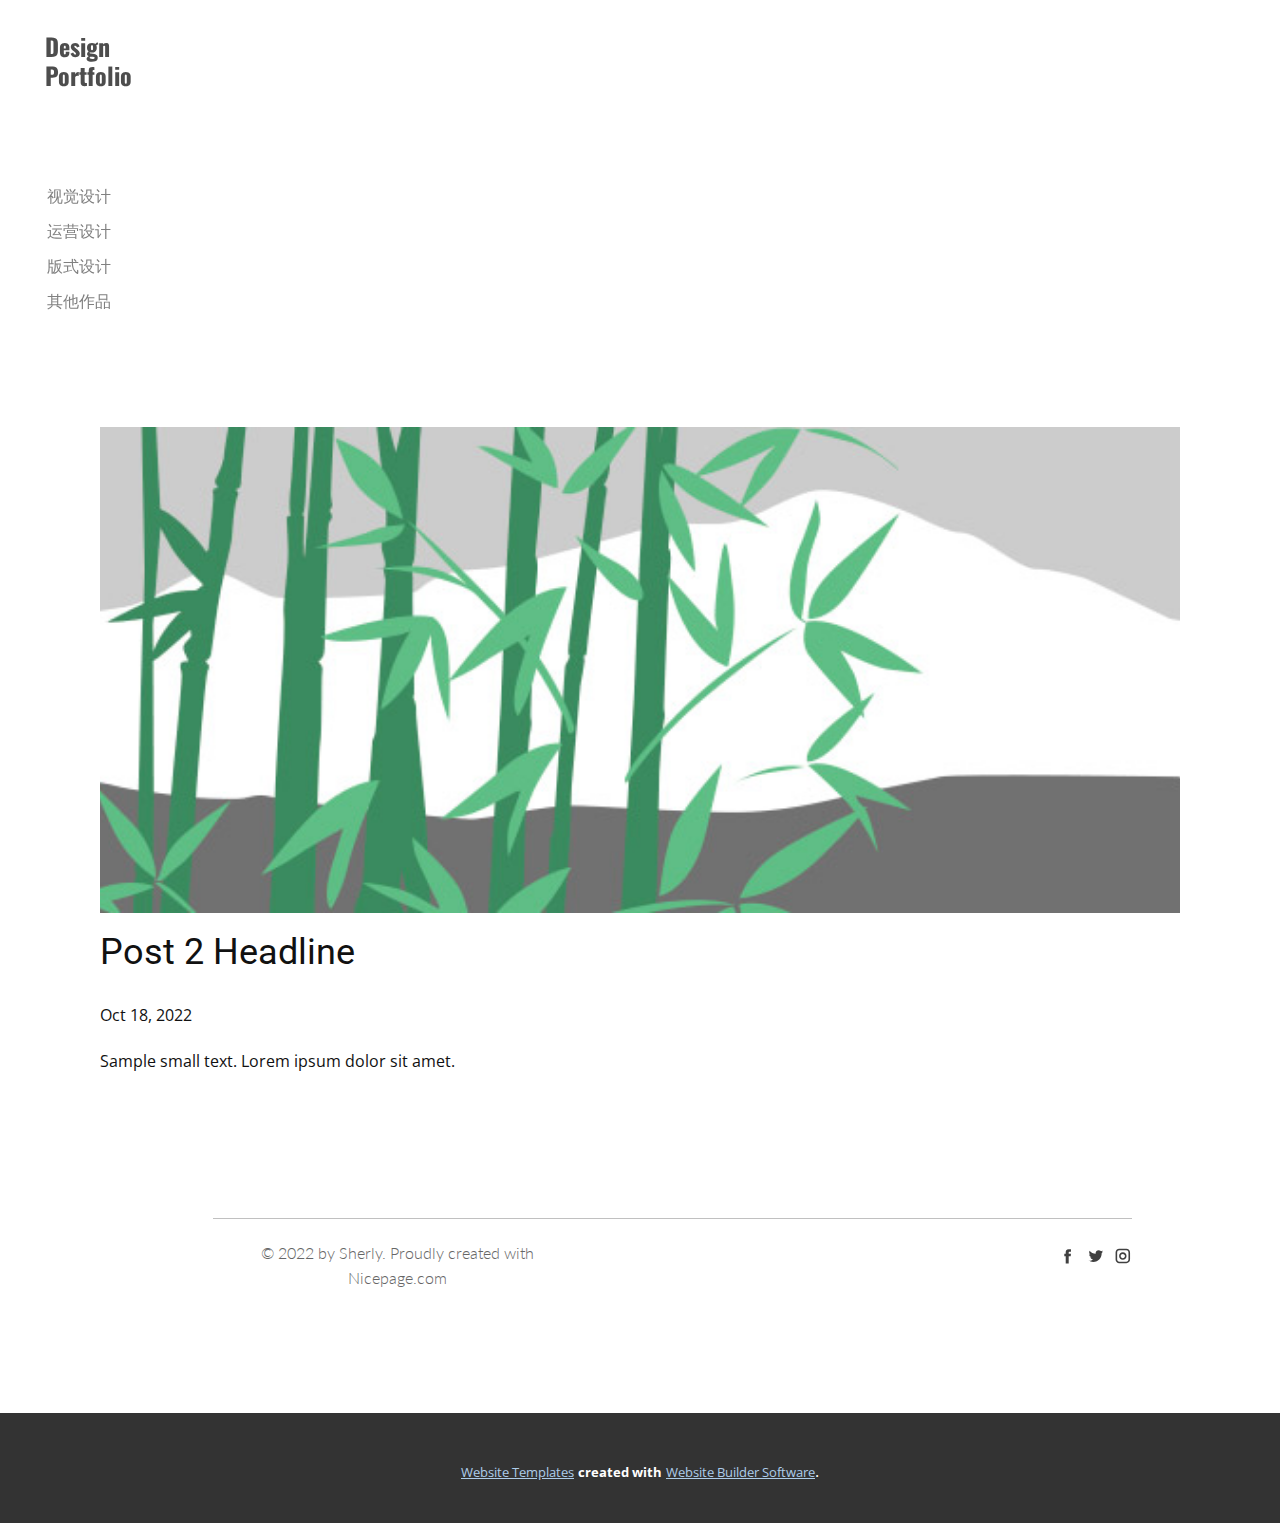
<file: blog/post-1.html>
<!doctype html>
<html style="font-size: 16px;" lang="en"><head>
    <meta name="viewport" content="width=device-width, initial-scale=1.0">
    <meta charset="utf-8">
    <meta name="keywords" content="Post 1 Headline">
    <meta name="description" content="">
    <title>Post 2 Headline</title>
    <link rel="stylesheet" href="../nicepage.css" media="screen">
<link rel="stylesheet" href="../Post-Template.css" media="screen">
    <script class="u-script" type="text/javascript" src="../jquery.js" defer=""></script>
    <script class="u-script" type="text/javascript" src="../nicepage.js" defer=""></script>
    <meta name="generator" content="Nicepage 4.19.3, nicepage.com">
    <link id="u-theme-google-font" rel="stylesheet" href="https://fonts.googleapis.com/css?family=Roboto:100,100i,300,300i,400,400i,500,500i,700,700i,900,900i|Open+Sans:300,300i,400,400i,500,500i,600,600i,700,700i,800,800i">
    <link id="u-page-google-font" rel="stylesheet" href="https://fonts.googleapis.com/css?family=Oswald:200,300,400,500,600,700|Lato:100,100i,300,300i,400,400i,700,700i,900,900i">
    
    
    <script type="application/ld+json">{
		"@context": "http://schema.org",
		"@type": "Organization",
		"name": "",
		"sameAs": [
				"Home.html",
				"Home.html",
				"Home.html"
		]
}</script>
    <meta name="theme-color" content="#478ac9">
  </head>
  <body class="u-body u-xl-mode" data-lang="en"><header class="u-clearfix u-header u-sticky u-sticky-f39f u-header" id="sec-c7d0" data-animation-name="" data-animation-duration="0" data-animation-delay="0" data-animation-direction=""><div class="u-clearfix u-sheet u-sheet-1">
        <p class="u-custom-font u-font-oswald u-text u-text-default u-text-grey-70 u-text-1">
          <a class="u-active-none u-border-none u-btn u-button-link u-button-style u-hover-none u-none u-text-grey-70 u-text-hover-palette-1-base u-btn-1" href="../Home.html">Design<br>Portfolio
          </a>
        </p>
        <nav class="u-menu u-menu-one-level u-offcanvas u-menu-1" data-responsive-from="MD">
          <div class="menu-collapse" style="font-size: 1rem; letter-spacing: 0px;">
            <a class="u-button-style u-custom-left-right-menu-spacing u-custom-padding-bottom u-custom-text-active-color u-custom-text-color u-custom-top-bottom-menu-spacing u-nav-link u-text-active-palette-1-base u-text-hover-palette-2-base" href="#">
              <svg class="u-svg-link" viewBox="0 0 24 24"><use xmlns:xlink="http://www.w3.org/1999/xlink" xlink:href="#svg-9399"></use></svg>
              <svg class="u-svg-content" version="1.1" id="svg-9399" viewBox="0 0 16 16" x="0px" y="0px" xmlns:xlink="http://www.w3.org/1999/xlink" xmlns="http://www.w3.org/2000/svg"><g><rect y="1" width="16" height="2"></rect><rect y="7" width="16" height="2"></rect><rect y="13" width="16" height="2"></rect>
</g></svg>
            </a>
          </div>
          <div class="u-custom-menu u-nav-container">
            <ul class="u-nav u-unstyled u-nav-1"><li class="u-nav-item"><a class="u-button-style u-nav-link u-text-active-palette-1-base u-text-grey-50 u-text-hover-palette-2-base" href="../视觉设计.html" style="padding: 10px 20px;">视觉设计</a>
</li></ul>
          </div>
          <div class="u-custom-menu u-nav-container-collapse">
            <div class="u-black u-container-style u-inner-container-layout u-opacity u-opacity-95 u-sidenav">
              <div class="u-inner-container-layout u-sidenav-overflow">
                <div class="u-menu-close"></div>
                <ul class="u-align-center u-nav u-popupmenu-items u-unstyled u-nav-2"><li class="u-nav-item"><a class="u-button-style u-nav-link" href="../视觉设计.html">视觉设计</a>
</li></ul>
              </div>
            </div>
            <div class="u-black u-menu-overlay u-opacity u-opacity-70"></div>
          </div>
        </nav>
        <nav class="u-menu u-menu-one-level u-offcanvas u-menu-2" data-responsive-from="MD">
          <div class="menu-collapse" style="font-size: 1rem; letter-spacing: 0px;">
            <a class="u-button-style u-custom-left-right-menu-spacing u-custom-padding-bottom u-custom-text-color u-custom-top-bottom-menu-spacing u-nav-link u-text-active-palette-1-base u-text-hover-palette-2-base" href="#">
              <svg class="u-svg-link" viewBox="0 0 24 24"><use xmlns:xlink="http://www.w3.org/1999/xlink" xlink:href="#svg-046b"></use></svg>
              <svg class="u-svg-content" version="1.1" id="svg-046b" viewBox="0 0 16 16" x="0px" y="0px" xmlns:xlink="http://www.w3.org/1999/xlink" xmlns="http://www.w3.org/2000/svg"><g><rect y="1" width="16" height="2"></rect><rect y="7" width="16" height="2"></rect><rect y="13" width="16" height="2"></rect>
</g></svg>
            </a>
          </div>
          <div class="u-custom-menu u-nav-container">
            <ul class="u-nav u-unstyled u-nav-3"><li class="u-nav-item"><a class="u-button-style u-nav-link u-text-active-palette-1-base u-text-grey-50 u-text-hover-palette-2-base" href="../运营设计.html" style="padding: 10px 20px;">运营设计</a>
</li></ul>
          </div>
          <div class="u-custom-menu u-nav-container-collapse">
            <div class="u-black u-container-style u-inner-container-layout u-opacity u-opacity-95 u-sidenav">
              <div class="u-inner-container-layout u-sidenav-overflow">
                <div class="u-menu-close"></div>
                <ul class="u-align-center u-nav u-popupmenu-items u-unstyled u-nav-4"><li class="u-nav-item"><a class="u-button-style u-nav-link" href="../运营设计.html">运营设计</a>
</li></ul>
              </div>
            </div>
            <div class="u-black u-menu-overlay u-opacity u-opacity-70"></div>
          </div>
        </nav>
        <nav class="u-menu u-menu-one-level u-offcanvas u-menu-3" data-responsive-from="MD">
          <div class="menu-collapse" style="font-size: 1rem; letter-spacing: 0px;">
            <a class="u-button-style u-custom-left-right-menu-spacing u-custom-padding-bottom u-custom-text-color u-custom-top-bottom-menu-spacing u-nav-link u-text-active-palette-1-base u-text-hover-palette-2-base" href="#">
              <svg class="u-svg-link" viewBox="0 0 24 24"><use xmlns:xlink="http://www.w3.org/1999/xlink" xlink:href="#svg-599a"></use></svg>
              <svg class="u-svg-content" version="1.1" id="svg-599a" viewBox="0 0 16 16" x="0px" y="0px" xmlns:xlink="http://www.w3.org/1999/xlink" xmlns="http://www.w3.org/2000/svg"><g><rect y="1" width="16" height="2"></rect><rect y="7" width="16" height="2"></rect><rect y="13" width="16" height="2"></rect>
</g></svg>
            </a>
          </div>
          <div class="u-custom-menu u-nav-container">
            <ul class="u-nav u-unstyled u-nav-5"><li class="u-nav-item"><a class="u-button-style u-nav-link u-text-active-palette-1-base u-text-grey-50 u-text-hover-palette-2-base" href="../版式设计.html" style="padding: 10px 20px;">版式设计</a>
</li></ul>
          </div>
          <div class="u-custom-menu u-nav-container-collapse">
            <div class="u-black u-container-style u-inner-container-layout u-opacity u-opacity-95 u-sidenav">
              <div class="u-inner-container-layout u-sidenav-overflow">
                <div class="u-menu-close"></div>
                <ul class="u-align-center u-nav u-popupmenu-items u-unstyled u-nav-6"><li class="u-nav-item"><a class="u-button-style u-nav-link" href="../版式设计.html">版式设计</a>
</li></ul>
              </div>
            </div>
            <div class="u-black u-menu-overlay u-opacity u-opacity-70"></div>
          </div>
        </nav>
        <nav class="u-menu u-menu-one-level u-offcanvas u-menu-4" data-responsive-from="MD">
          <div class="menu-collapse" style="font-size: 1rem; letter-spacing: 0px;">
            <a class="u-button-style u-custom-left-right-menu-spacing u-custom-padding-bottom u-custom-text-color u-custom-top-bottom-menu-spacing u-nav-link u-text-active-palette-1-base u-text-hover-palette-2-base" href="#">
              <svg class="u-svg-link" viewBox="0 0 24 24"><use xmlns:xlink="http://www.w3.org/1999/xlink" xlink:href="#svg-b179"></use></svg>
              <svg class="u-svg-content" version="1.1" id="svg-b179" viewBox="0 0 16 16" x="0px" y="0px" xmlns:xlink="http://www.w3.org/1999/xlink" xmlns="http://www.w3.org/2000/svg"><g><rect y="1" width="16" height="2"></rect><rect y="7" width="16" height="2"></rect><rect y="13" width="16" height="2"></rect>
</g></svg>
            </a>
          </div>
          <div class="u-custom-menu u-nav-container">
            <ul class="u-nav u-unstyled u-nav-7"><li class="u-nav-item"><a class="u-button-style u-nav-link u-text-active-palette-1-base u-text-grey-50 u-text-hover-palette-2-base" href="../其他作品.html" style="padding: 10px 20px;">其他作品</a>
</li></ul>
          </div>
          <div class="u-custom-menu u-nav-container-collapse">
            <div class="u-black u-container-style u-inner-container-layout u-opacity u-opacity-95 u-sidenav">
              <div class="u-inner-container-layout u-sidenav-overflow">
                <div class="u-menu-close"></div>
                <ul class="u-align-center u-nav u-popupmenu-items u-unstyled u-nav-8"><li class="u-nav-item"><a class="u-button-style u-nav-link" href="../其他作品.html">其他作品</a>
</li></ul>
              </div>
            </div>
            <div class="u-black u-menu-overlay u-opacity u-opacity-70"></div>
          </div>
        </nav>
      </div></header>
    <section class="u-align-center u-clearfix u-section-1" id="sec-ce9b">
      <div class="u-clearfix u-sheet u-valign-middle-md u-valign-middle-sm u-valign-middle-xs u-sheet-1"><!--post_details--><!--post_details_options_json--><!--{"source":""}--><!--/post_details_options_json--><!--blog_post-->
        <div class="u-container-style u-expanded-width u-post-details u-post-details-1">
          <div class="u-container-layout u-valign-middle u-container-layout-1"><!--blog_post_image-->
            <img alt="" class="u-blog-control u-expanded-width u-image u-image-default u-image-1" src="../images/68f64b9d.jpeg"><!--/blog_post_image--><!--blog_post_header-->
            <h2 class="u-blog-control u-text u-text-1">Post 2 Headline</h2><!--/blog_post_header--><!--blog_post_metadata-->
            <div class="u-blog-control u-metadata u-metadata-1"><!--blog_post_metadata_date-->
              <span class="u-meta-date u-meta-icon">Oct 18, 2022</span><!--/blog_post_metadata_date--><!--blog_post_metadata_category-->
              <!--/blog_post_metadata_category--><!--blog_post_metadata_comments-->
              <!--/blog_post_metadata_comments-->
            </div><!--/blog_post_metadata--><!--blog_post_content-->
            <div class="u-align-justify u-blog-control u-post-content u-text u-text-2 fr-view">
  Sample small text. Lorem ipsum dolor sit amet.
  </div><!--/blog_post_content-->
          </div>
        </div><!--/blog_post--><!--/post_details-->
      </div>
    </section>
    
    
    <footer class="u-clearfix u-footer u-white" id="sec-3270"><div class="u-clearfix u-sheet u-sheet-1">
        <div class="u-border-1 u-border-grey-25 u-line u-line-horizontal u-line-1"></div>
        <div class="u-social-icons u-spacing-10 u-social-icons-1">
          <a class="u-social-url" title="facebook" href="../Home.html"><span class="u-icon u-social-facebook u-social-icon u-text-grey-75 u-icon-1"><svg class="u-svg-link" preserveAspectRatio="xMidYMin slice" viewBox="0 0 112 112" style=""><use xmlns:xlink="http://www.w3.org/1999/xlink" xlink:href="#svg-900e"></use></svg><svg class="u-svg-content" viewBox="0 0 112 112" x="0" y="0" id="svg-900e"><path fill="currentColor" d="M75.5,28.8H65.4c-1.5,0-4,0.9-4,4.3v9.4h13.9l-1.5,15.8H61.4v45.1H42.8V58.3h-8.8V42.4h8.8V32.2
c0-7.4,3.4-18.8,18.8-18.8h13.8v15.4H75.5z"></path></svg></span>
          </a>
          <a class="u-social-url" title="twitter" href="../Home.html"><span class="u-icon u-social-icon u-social-twitter u-text-grey-75 u-icon-2"><svg class="u-svg-link" preserveAspectRatio="xMidYMin slice" viewBox="0 0 112 112" style=""><use xmlns:xlink="http://www.w3.org/1999/xlink" xlink:href="#svg-476d"></use></svg><svg class="u-svg-content" viewBox="0 0 112 112" x="0" y="0" id="svg-476d"><path fill="currentColor" d="M92.2,38.2c0,0.8,0,1.6,0,2.3c0,24.3-18.6,52.4-52.6,52.4c-10.6,0.1-20.2-2.9-28.5-8.2
	c1.4,0.2,2.9,0.2,4.4,0.2c8.7,0,16.7-2.9,23-7.9c-8.1-0.2-14.9-5.5-17.3-12.8c1.1,0.2,2.4,0.2,3.4,0.2c1.6,0,3.3-0.2,4.8-0.7
	c-8.4-1.6-14.9-9.2-14.9-18c0-0.2,0-0.2,0-0.2c2.5,1.4,5.4,2.2,8.4,2.3c-5-3.3-8.3-8.9-8.3-15.4c0-3.4,1-6.5,2.5-9.2
	c9.1,11.1,22.7,18.5,38,19.2c-0.2-1.4-0.4-2.8-0.4-4.3c0.1-10,8.3-18.2,18.5-18.2c5.4,0,10.1,2.2,13.5,5.7c4.3-0.8,8.1-2.3,11.7-4.5
	c-1.4,4.3-4.3,7.9-8.1,10.1c3.7-0.4,7.3-1.4,10.6-2.9C98.9,32.3,95.7,35.5,92.2,38.2z"></path></svg></span>
          </a>
          <a class="u-social-url" title="instagram" href="../Home.html"><span class="u-icon u-social-icon u-social-instagram u-text-grey-75 u-icon-3"><svg class="u-svg-link" preserveAspectRatio="xMidYMin slice" viewBox="0 0 112 112" style=""><use xmlns:xlink="http://www.w3.org/1999/xlink" xlink:href="#svg-dfa7"></use></svg><svg class="u-svg-content" viewBox="0 0 112 112" x="0" y="0" id="svg-dfa7"><path fill="currentColor" d="M55.9,32.9c-12.8,0-23.2,10.4-23.2,23.2s10.4,23.2,23.2,23.2s23.2-10.4,23.2-23.2S68.7,32.9,55.9,32.9z
	 M55.9,69.4c-7.4,0-13.3-6-13.3-13.3c-0.1-7.4,6-13.3,13.3-13.3s13.3,6,13.3,13.3C69.3,63.5,63.3,69.4,55.9,69.4z"></path><path fill="#FFFFFF" d="M79.7,26.8c-3,0-5.4,2.5-5.4,5.4s2.5,5.4,5.4,5.4c3,0,5.4-2.5,5.4-5.4S82.7,26.8,79.7,26.8z"></path><path fill="currentColor" d="M78.2,11H33.5C21,11,10.8,21.3,10.8,33.7v44.7c0,12.6,10.2,22.8,22.7,22.8h44.7c12.6,0,22.7-10.2,22.7-22.7
	V33.7C100.8,21.1,90.6,11,78.2,11z M91,78.4c0,7.1-5.8,12.8-12.8,12.8H33.5c-7.1,0-12.8-5.8-12.8-12.8V33.7
	c0-7.1,5.8-12.8,12.8-12.8h44.7c7.1,0,12.8,5.8,12.8,12.8V78.4z"></path></svg></span>
          </a>
        </div>
        <p class="u-align-center u-custom-font u-font-lato u-text u-text-grey-60 u-text-1"> © 2022 by Sherly. Proudly created with Nicepage.com</p>
        <div class="u-border-1 u-border-white u-expanded-width u-line u-line-horizontal u-opacity u-opacity-50 u-line-2"></div>
      </div></footer>
    <section class="u-backlink u-clearfix u-grey-80">
      <a class="u-link" href="https://nicepage.com/website-templates" target="_blank">
        <span>Website Templates</span>
      </a>
      <p class="u-text">
        <span>created with</span>
      </p>
      <a class="u-link" href="" target="_blank">
        <span>Website Builder Software</span>
      </a>. 
    </section>
  
</body></html>
</file>
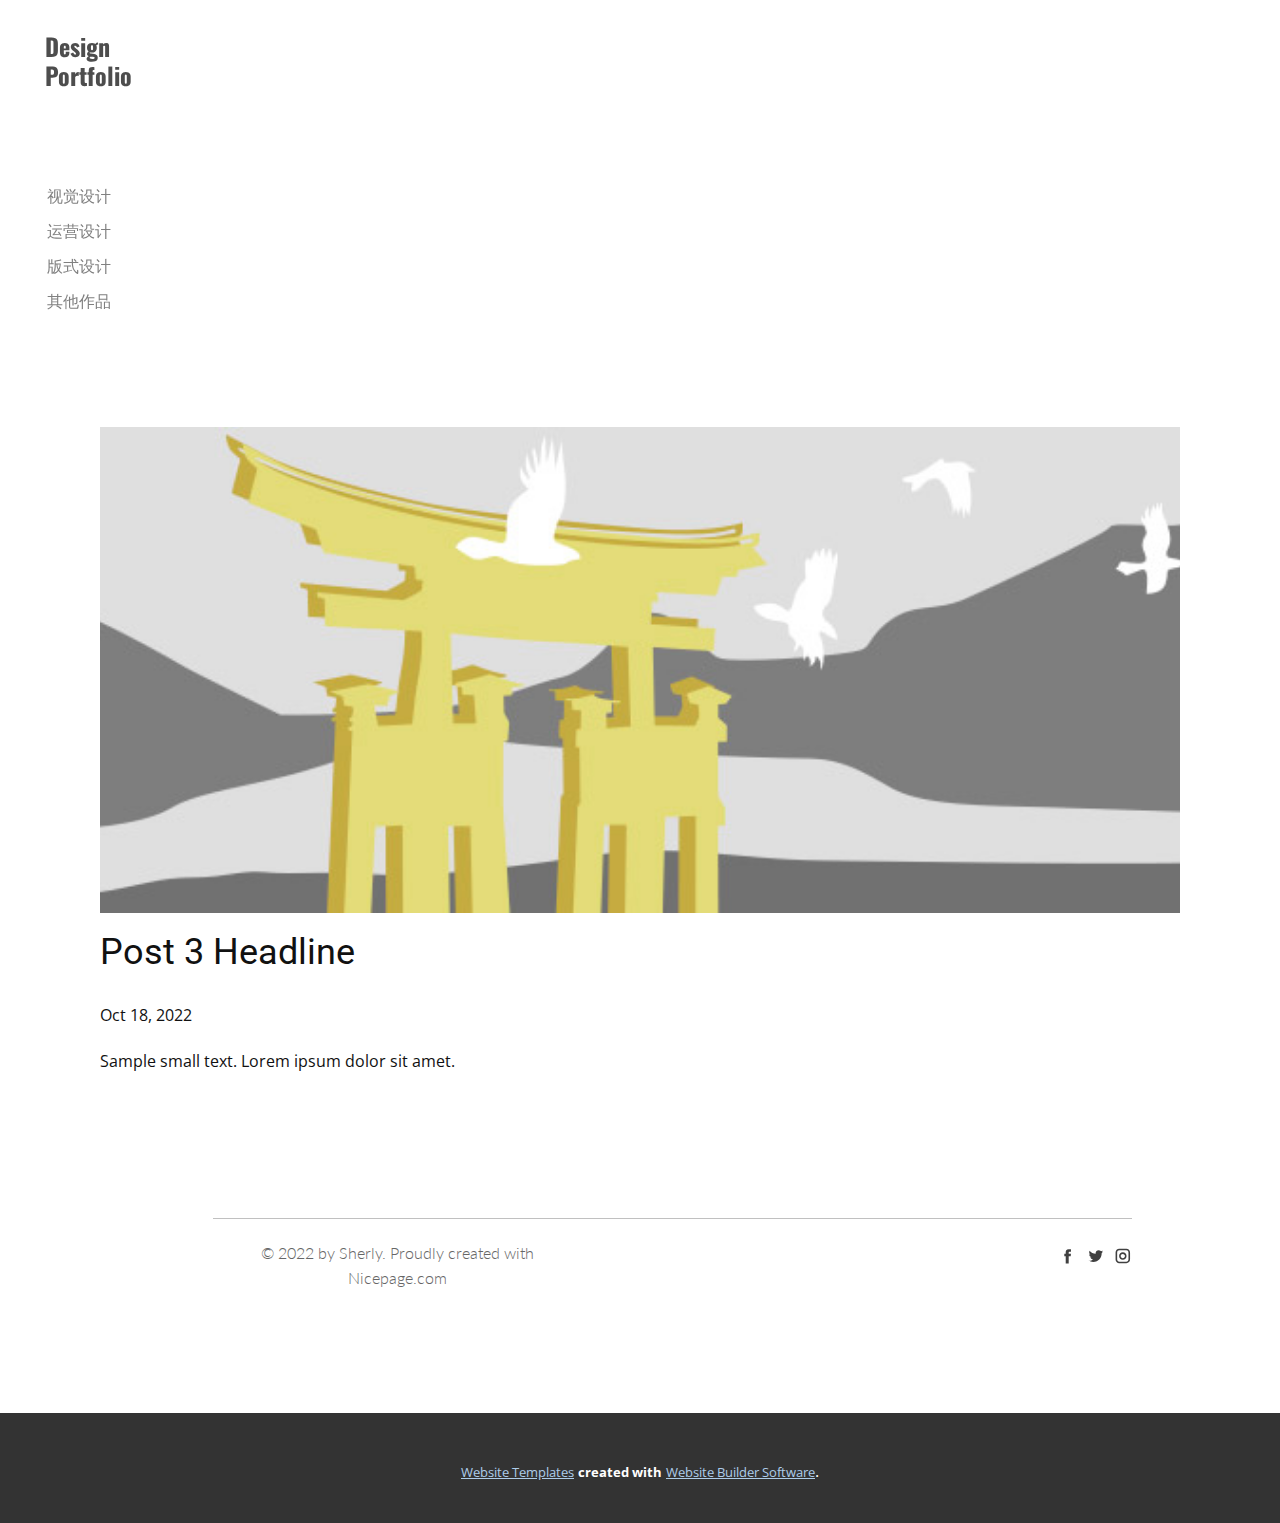
<file: blog/post-2.html>
<!doctype html>
<html style="font-size: 16px;" lang="en"><head>
    <meta name="viewport" content="width=device-width, initial-scale=1.0">
    <meta charset="utf-8">
    <meta name="keywords" content="Post 1 Headline">
    <meta name="description" content="">
    <title>Post 3 Headline</title>
    <link rel="stylesheet" href="../nicepage.css" media="screen">
<link rel="stylesheet" href="../Post-Template.css" media="screen">
    <script class="u-script" type="text/javascript" src="../jquery.js" defer=""></script>
    <script class="u-script" type="text/javascript" src="../nicepage.js" defer=""></script>
    <meta name="generator" content="Nicepage 4.19.3, nicepage.com">
    <link id="u-theme-google-font" rel="stylesheet" href="https://fonts.googleapis.com/css?family=Roboto:100,100i,300,300i,400,400i,500,500i,700,700i,900,900i|Open+Sans:300,300i,400,400i,500,500i,600,600i,700,700i,800,800i">
    <link id="u-page-google-font" rel="stylesheet" href="https://fonts.googleapis.com/css?family=Oswald:200,300,400,500,600,700|Lato:100,100i,300,300i,400,400i,700,700i,900,900i">
    
    
    <script type="application/ld+json">{
		"@context": "http://schema.org",
		"@type": "Organization",
		"name": "",
		"sameAs": [
				"Home.html",
				"Home.html",
				"Home.html"
		]
}</script>
    <meta name="theme-color" content="#478ac9">
  </head>
  <body class="u-body u-xl-mode" data-lang="en"><header class="u-clearfix u-header u-sticky u-sticky-f39f u-header" id="sec-c7d0" data-animation-name="" data-animation-duration="0" data-animation-delay="0" data-animation-direction=""><div class="u-clearfix u-sheet u-sheet-1">
        <p class="u-custom-font u-font-oswald u-text u-text-default u-text-grey-70 u-text-1">
          <a class="u-active-none u-border-none u-btn u-button-link u-button-style u-hover-none u-none u-text-grey-70 u-text-hover-palette-1-base u-btn-1" href="../Home.html">Design<br>Portfolio
          </a>
        </p>
        <nav class="u-menu u-menu-one-level u-offcanvas u-menu-1" data-responsive-from="MD">
          <div class="menu-collapse" style="font-size: 1rem; letter-spacing: 0px;">
            <a class="u-button-style u-custom-left-right-menu-spacing u-custom-padding-bottom u-custom-text-active-color u-custom-text-color u-custom-top-bottom-menu-spacing u-nav-link u-text-active-palette-1-base u-text-hover-palette-2-base" href="#">
              <svg class="u-svg-link" viewBox="0 0 24 24"><use xmlns:xlink="http://www.w3.org/1999/xlink" xlink:href="#svg-9399"></use></svg>
              <svg class="u-svg-content" version="1.1" id="svg-9399" viewBox="0 0 16 16" x="0px" y="0px" xmlns:xlink="http://www.w3.org/1999/xlink" xmlns="http://www.w3.org/2000/svg"><g><rect y="1" width="16" height="2"></rect><rect y="7" width="16" height="2"></rect><rect y="13" width="16" height="2"></rect>
</g></svg>
            </a>
          </div>
          <div class="u-custom-menu u-nav-container">
            <ul class="u-nav u-unstyled u-nav-1"><li class="u-nav-item"><a class="u-button-style u-nav-link u-text-active-palette-1-base u-text-grey-50 u-text-hover-palette-2-base" href="../视觉设计.html" style="padding: 10px 20px;">视觉设计</a>
</li></ul>
          </div>
          <div class="u-custom-menu u-nav-container-collapse">
            <div class="u-black u-container-style u-inner-container-layout u-opacity u-opacity-95 u-sidenav">
              <div class="u-inner-container-layout u-sidenav-overflow">
                <div class="u-menu-close"></div>
                <ul class="u-align-center u-nav u-popupmenu-items u-unstyled u-nav-2"><li class="u-nav-item"><a class="u-button-style u-nav-link" href="../视觉设计.html">视觉设计</a>
</li></ul>
              </div>
            </div>
            <div class="u-black u-menu-overlay u-opacity u-opacity-70"></div>
          </div>
        </nav>
        <nav class="u-menu u-menu-one-level u-offcanvas u-menu-2" data-responsive-from="MD">
          <div class="menu-collapse" style="font-size: 1rem; letter-spacing: 0px;">
            <a class="u-button-style u-custom-left-right-menu-spacing u-custom-padding-bottom u-custom-text-color u-custom-top-bottom-menu-spacing u-nav-link u-text-active-palette-1-base u-text-hover-palette-2-base" href="#">
              <svg class="u-svg-link" viewBox="0 0 24 24"><use xmlns:xlink="http://www.w3.org/1999/xlink" xlink:href="#svg-046b"></use></svg>
              <svg class="u-svg-content" version="1.1" id="svg-046b" viewBox="0 0 16 16" x="0px" y="0px" xmlns:xlink="http://www.w3.org/1999/xlink" xmlns="http://www.w3.org/2000/svg"><g><rect y="1" width="16" height="2"></rect><rect y="7" width="16" height="2"></rect><rect y="13" width="16" height="2"></rect>
</g></svg>
            </a>
          </div>
          <div class="u-custom-menu u-nav-container">
            <ul class="u-nav u-unstyled u-nav-3"><li class="u-nav-item"><a class="u-button-style u-nav-link u-text-active-palette-1-base u-text-grey-50 u-text-hover-palette-2-base" href="../运营设计.html" style="padding: 10px 20px;">运营设计</a>
</li></ul>
          </div>
          <div class="u-custom-menu u-nav-container-collapse">
            <div class="u-black u-container-style u-inner-container-layout u-opacity u-opacity-95 u-sidenav">
              <div class="u-inner-container-layout u-sidenav-overflow">
                <div class="u-menu-close"></div>
                <ul class="u-align-center u-nav u-popupmenu-items u-unstyled u-nav-4"><li class="u-nav-item"><a class="u-button-style u-nav-link" href="../运营设计.html">运营设计</a>
</li></ul>
              </div>
            </div>
            <div class="u-black u-menu-overlay u-opacity u-opacity-70"></div>
          </div>
        </nav>
        <nav class="u-menu u-menu-one-level u-offcanvas u-menu-3" data-responsive-from="MD">
          <div class="menu-collapse" style="font-size: 1rem; letter-spacing: 0px;">
            <a class="u-button-style u-custom-left-right-menu-spacing u-custom-padding-bottom u-custom-text-color u-custom-top-bottom-menu-spacing u-nav-link u-text-active-palette-1-base u-text-hover-palette-2-base" href="#">
              <svg class="u-svg-link" viewBox="0 0 24 24"><use xmlns:xlink="http://www.w3.org/1999/xlink" xlink:href="#svg-599a"></use></svg>
              <svg class="u-svg-content" version="1.1" id="svg-599a" viewBox="0 0 16 16" x="0px" y="0px" xmlns:xlink="http://www.w3.org/1999/xlink" xmlns="http://www.w3.org/2000/svg"><g><rect y="1" width="16" height="2"></rect><rect y="7" width="16" height="2"></rect><rect y="13" width="16" height="2"></rect>
</g></svg>
            </a>
          </div>
          <div class="u-custom-menu u-nav-container">
            <ul class="u-nav u-unstyled u-nav-5"><li class="u-nav-item"><a class="u-button-style u-nav-link u-text-active-palette-1-base u-text-grey-50 u-text-hover-palette-2-base" href="../版式设计.html" style="padding: 10px 20px;">版式设计</a>
</li></ul>
          </div>
          <div class="u-custom-menu u-nav-container-collapse">
            <div class="u-black u-container-style u-inner-container-layout u-opacity u-opacity-95 u-sidenav">
              <div class="u-inner-container-layout u-sidenav-overflow">
                <div class="u-menu-close"></div>
                <ul class="u-align-center u-nav u-popupmenu-items u-unstyled u-nav-6"><li class="u-nav-item"><a class="u-button-style u-nav-link" href="../版式设计.html">版式设计</a>
</li></ul>
              </div>
            </div>
            <div class="u-black u-menu-overlay u-opacity u-opacity-70"></div>
          </div>
        </nav>
        <nav class="u-menu u-menu-one-level u-offcanvas u-menu-4" data-responsive-from="MD">
          <div class="menu-collapse" style="font-size: 1rem; letter-spacing: 0px;">
            <a class="u-button-style u-custom-left-right-menu-spacing u-custom-padding-bottom u-custom-text-color u-custom-top-bottom-menu-spacing u-nav-link u-text-active-palette-1-base u-text-hover-palette-2-base" href="#">
              <svg class="u-svg-link" viewBox="0 0 24 24"><use xmlns:xlink="http://www.w3.org/1999/xlink" xlink:href="#svg-b179"></use></svg>
              <svg class="u-svg-content" version="1.1" id="svg-b179" viewBox="0 0 16 16" x="0px" y="0px" xmlns:xlink="http://www.w3.org/1999/xlink" xmlns="http://www.w3.org/2000/svg"><g><rect y="1" width="16" height="2"></rect><rect y="7" width="16" height="2"></rect><rect y="13" width="16" height="2"></rect>
</g></svg>
            </a>
          </div>
          <div class="u-custom-menu u-nav-container">
            <ul class="u-nav u-unstyled u-nav-7"><li class="u-nav-item"><a class="u-button-style u-nav-link u-text-active-palette-1-base u-text-grey-50 u-text-hover-palette-2-base" href="../其他作品.html" style="padding: 10px 20px;">其他作品</a>
</li></ul>
          </div>
          <div class="u-custom-menu u-nav-container-collapse">
            <div class="u-black u-container-style u-inner-container-layout u-opacity u-opacity-95 u-sidenav">
              <div class="u-inner-container-layout u-sidenav-overflow">
                <div class="u-menu-close"></div>
                <ul class="u-align-center u-nav u-popupmenu-items u-unstyled u-nav-8"><li class="u-nav-item"><a class="u-button-style u-nav-link" href="../其他作品.html">其他作品</a>
</li></ul>
              </div>
            </div>
            <div class="u-black u-menu-overlay u-opacity u-opacity-70"></div>
          </div>
        </nav>
      </div></header>
    <section class="u-align-center u-clearfix u-section-1" id="sec-ce9b">
      <div class="u-clearfix u-sheet u-valign-middle-md u-valign-middle-sm u-valign-middle-xs u-sheet-1"><!--post_details--><!--post_details_options_json--><!--{"source":""}--><!--/post_details_options_json--><!--blog_post-->
        <div class="u-container-style u-expanded-width u-post-details u-post-details-1">
          <div class="u-container-layout u-valign-middle u-container-layout-1"><!--blog_post_image-->
            <img alt="" class="u-blog-control u-expanded-width u-image u-image-default u-image-1" src="../images/8ad73f3c.jpeg"><!--/blog_post_image--><!--blog_post_header-->
            <h2 class="u-blog-control u-text u-text-1">Post 3 Headline</h2><!--/blog_post_header--><!--blog_post_metadata-->
            <div class="u-blog-control u-metadata u-metadata-1"><!--blog_post_metadata_date-->
              <span class="u-meta-date u-meta-icon">Oct 18, 2022</span><!--/blog_post_metadata_date--><!--blog_post_metadata_category-->
              <!--/blog_post_metadata_category--><!--blog_post_metadata_comments-->
              <!--/blog_post_metadata_comments-->
            </div><!--/blog_post_metadata--><!--blog_post_content-->
            <div class="u-align-justify u-blog-control u-post-content u-text u-text-2 fr-view">
  Sample small text. Lorem ipsum dolor sit amet.
  </div><!--/blog_post_content-->
          </div>
        </div><!--/blog_post--><!--/post_details-->
      </div>
    </section>
    
    
    <footer class="u-clearfix u-footer u-white" id="sec-3270"><div class="u-clearfix u-sheet u-sheet-1">
        <div class="u-border-1 u-border-grey-25 u-line u-line-horizontal u-line-1"></div>
        <div class="u-social-icons u-spacing-10 u-social-icons-1">
          <a class="u-social-url" title="facebook" href="../Home.html"><span class="u-icon u-social-facebook u-social-icon u-text-grey-75 u-icon-1"><svg class="u-svg-link" preserveAspectRatio="xMidYMin slice" viewBox="0 0 112 112" style=""><use xmlns:xlink="http://www.w3.org/1999/xlink" xlink:href="#svg-900e"></use></svg><svg class="u-svg-content" viewBox="0 0 112 112" x="0" y="0" id="svg-900e"><path fill="currentColor" d="M75.5,28.8H65.4c-1.5,0-4,0.9-4,4.3v9.4h13.9l-1.5,15.8H61.4v45.1H42.8V58.3h-8.8V42.4h8.8V32.2
c0-7.4,3.4-18.8,18.8-18.8h13.8v15.4H75.5z"></path></svg></span>
          </a>
          <a class="u-social-url" title="twitter" href="../Home.html"><span class="u-icon u-social-icon u-social-twitter u-text-grey-75 u-icon-2"><svg class="u-svg-link" preserveAspectRatio="xMidYMin slice" viewBox="0 0 112 112" style=""><use xmlns:xlink="http://www.w3.org/1999/xlink" xlink:href="#svg-476d"></use></svg><svg class="u-svg-content" viewBox="0 0 112 112" x="0" y="0" id="svg-476d"><path fill="currentColor" d="M92.2,38.2c0,0.8,0,1.6,0,2.3c0,24.3-18.6,52.4-52.6,52.4c-10.6,0.1-20.2-2.9-28.5-8.2
	c1.4,0.2,2.9,0.2,4.4,0.2c8.7,0,16.7-2.9,23-7.9c-8.1-0.2-14.9-5.5-17.3-12.8c1.1,0.2,2.4,0.2,3.4,0.2c1.6,0,3.3-0.2,4.8-0.7
	c-8.4-1.6-14.9-9.2-14.9-18c0-0.2,0-0.2,0-0.2c2.5,1.4,5.4,2.2,8.4,2.3c-5-3.3-8.3-8.9-8.3-15.4c0-3.4,1-6.5,2.5-9.2
	c9.1,11.1,22.7,18.5,38,19.2c-0.2-1.4-0.4-2.8-0.4-4.3c0.1-10,8.3-18.2,18.5-18.2c5.4,0,10.1,2.2,13.5,5.7c4.3-0.8,8.1-2.3,11.7-4.5
	c-1.4,4.3-4.3,7.9-8.1,10.1c3.7-0.4,7.3-1.4,10.6-2.9C98.9,32.3,95.7,35.5,92.2,38.2z"></path></svg></span>
          </a>
          <a class="u-social-url" title="instagram" href="../Home.html"><span class="u-icon u-social-icon u-social-instagram u-text-grey-75 u-icon-3"><svg class="u-svg-link" preserveAspectRatio="xMidYMin slice" viewBox="0 0 112 112" style=""><use xmlns:xlink="http://www.w3.org/1999/xlink" xlink:href="#svg-dfa7"></use></svg><svg class="u-svg-content" viewBox="0 0 112 112" x="0" y="0" id="svg-dfa7"><path fill="currentColor" d="M55.9,32.9c-12.8,0-23.2,10.4-23.2,23.2s10.4,23.2,23.2,23.2s23.2-10.4,23.2-23.2S68.7,32.9,55.9,32.9z
	 M55.9,69.4c-7.4,0-13.3-6-13.3-13.3c-0.1-7.4,6-13.3,13.3-13.3s13.3,6,13.3,13.3C69.3,63.5,63.3,69.4,55.9,69.4z"></path><path fill="#FFFFFF" d="M79.7,26.8c-3,0-5.4,2.5-5.4,5.4s2.5,5.4,5.4,5.4c3,0,5.4-2.5,5.4-5.4S82.7,26.8,79.7,26.8z"></path><path fill="currentColor" d="M78.2,11H33.5C21,11,10.8,21.3,10.8,33.7v44.7c0,12.6,10.2,22.8,22.7,22.8h44.7c12.6,0,22.7-10.2,22.7-22.7
	V33.7C100.8,21.1,90.6,11,78.2,11z M91,78.4c0,7.1-5.8,12.8-12.8,12.8H33.5c-7.1,0-12.8-5.8-12.8-12.8V33.7
	c0-7.1,5.8-12.8,12.8-12.8h44.7c7.1,0,12.8,5.8,12.8,12.8V78.4z"></path></svg></span>
          </a>
        </div>
        <p class="u-align-center u-custom-font u-font-lato u-text u-text-grey-60 u-text-1"> © 2022 by Sherly. Proudly created with Nicepage.com</p>
        <div class="u-border-1 u-border-white u-expanded-width u-line u-line-horizontal u-opacity u-opacity-50 u-line-2"></div>
      </div></footer>
    <section class="u-backlink u-clearfix u-grey-80">
      <a class="u-link" href="https://nicepage.com/website-templates" target="_blank">
        <span>Website Templates</span>
      </a>
      <p class="u-text">
        <span>created with</span>
      </p>
      <a class="u-link" href="" target="_blank">
        <span>Website Builder Software</span>
      </a>. 
    </section>
  
</body></html>
</file>
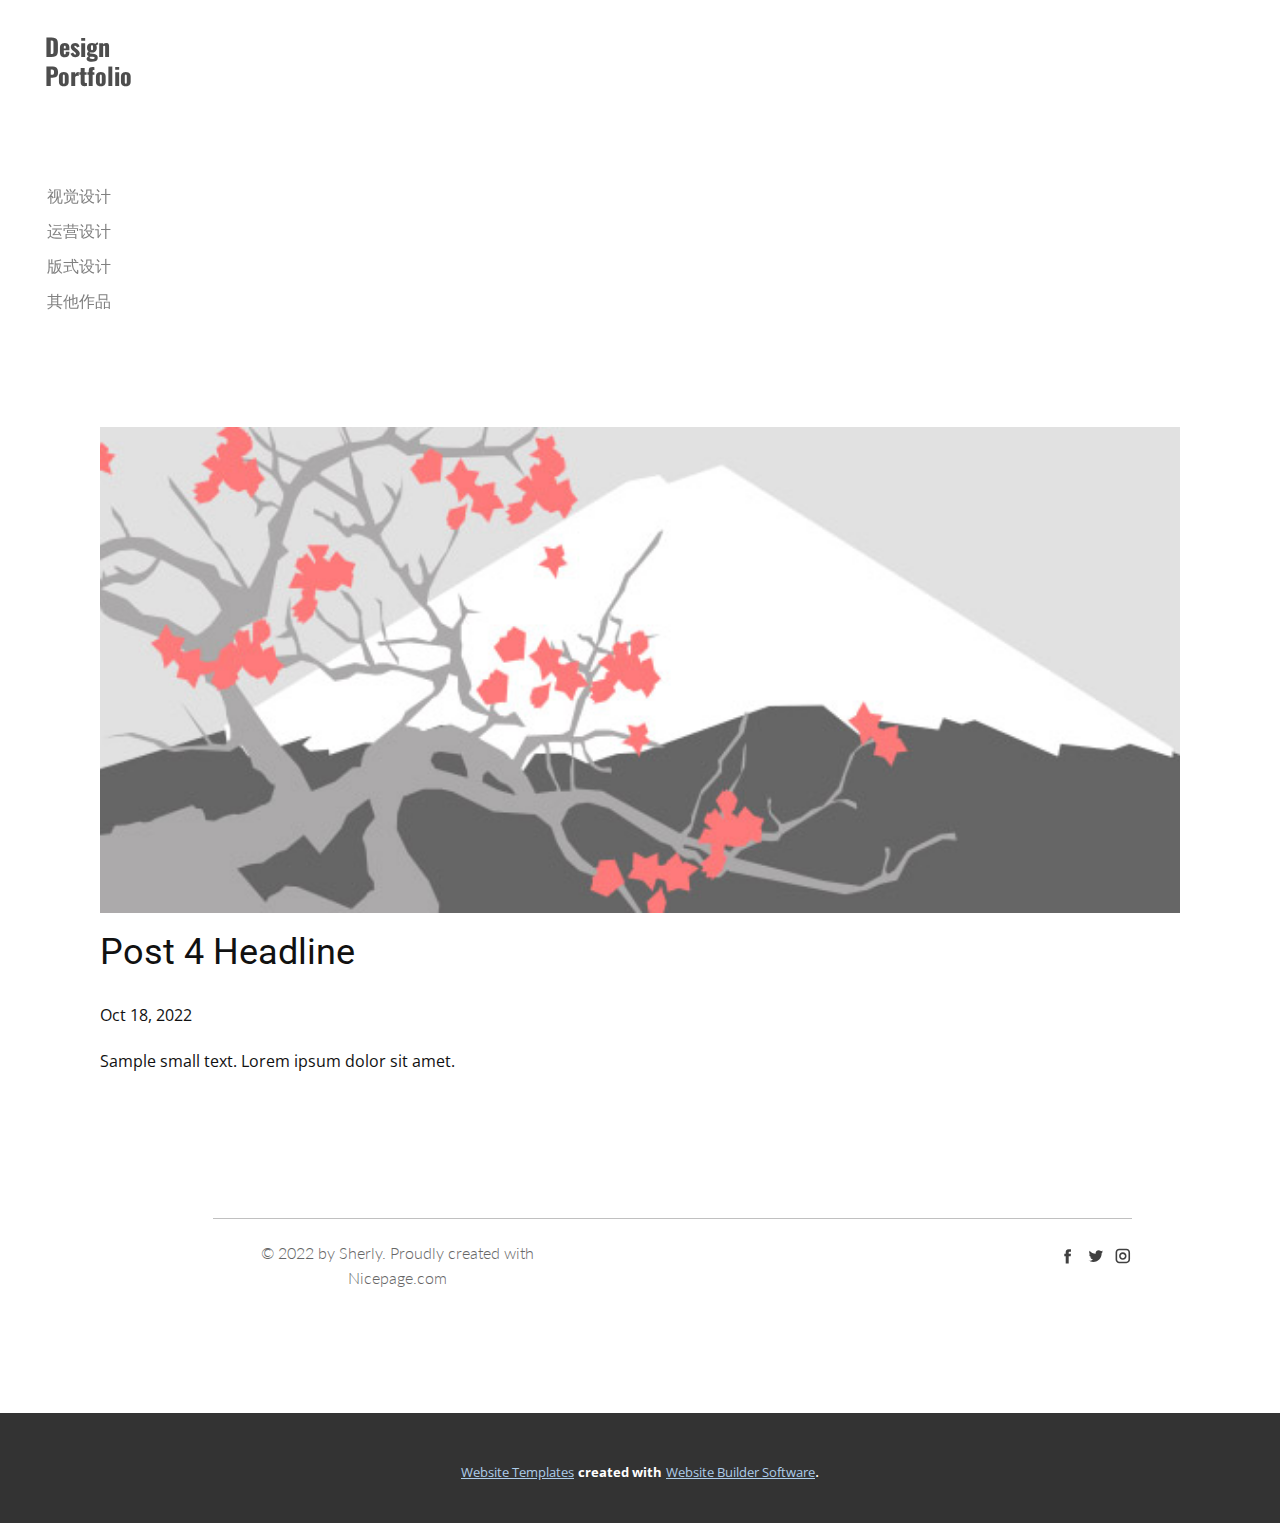
<file: blog/post-3.html>
<!doctype html>
<html style="font-size: 16px;" lang="en"><head>
    <meta name="viewport" content="width=device-width, initial-scale=1.0">
    <meta charset="utf-8">
    <meta name="keywords" content="Post 1 Headline">
    <meta name="description" content="">
    <title>Post 4 Headline</title>
    <link rel="stylesheet" href="../nicepage.css" media="screen">
<link rel="stylesheet" href="../Post-Template.css" media="screen">
    <script class="u-script" type="text/javascript" src="../jquery.js" defer=""></script>
    <script class="u-script" type="text/javascript" src="../nicepage.js" defer=""></script>
    <meta name="generator" content="Nicepage 4.19.3, nicepage.com">
    <link id="u-theme-google-font" rel="stylesheet" href="https://fonts.googleapis.com/css?family=Roboto:100,100i,300,300i,400,400i,500,500i,700,700i,900,900i|Open+Sans:300,300i,400,400i,500,500i,600,600i,700,700i,800,800i">
    <link id="u-page-google-font" rel="stylesheet" href="https://fonts.googleapis.com/css?family=Oswald:200,300,400,500,600,700|Lato:100,100i,300,300i,400,400i,700,700i,900,900i">
    
    
    <script type="application/ld+json">{
		"@context": "http://schema.org",
		"@type": "Organization",
		"name": "",
		"sameAs": [
				"Home.html",
				"Home.html",
				"Home.html"
		]
}</script>
    <meta name="theme-color" content="#478ac9">
  </head>
  <body class="u-body u-xl-mode" data-lang="en"><header class="u-clearfix u-header u-sticky u-sticky-f39f u-header" id="sec-c7d0" data-animation-name="" data-animation-duration="0" data-animation-delay="0" data-animation-direction=""><div class="u-clearfix u-sheet u-sheet-1">
        <p class="u-custom-font u-font-oswald u-text u-text-default u-text-grey-70 u-text-1">
          <a class="u-active-none u-border-none u-btn u-button-link u-button-style u-hover-none u-none u-text-grey-70 u-text-hover-palette-1-base u-btn-1" href="../Home.html">Design<br>Portfolio
          </a>
        </p>
        <nav class="u-menu u-menu-one-level u-offcanvas u-menu-1" data-responsive-from="MD">
          <div class="menu-collapse" style="font-size: 1rem; letter-spacing: 0px;">
            <a class="u-button-style u-custom-left-right-menu-spacing u-custom-padding-bottom u-custom-text-active-color u-custom-text-color u-custom-top-bottom-menu-spacing u-nav-link u-text-active-palette-1-base u-text-hover-palette-2-base" href="#">
              <svg class="u-svg-link" viewBox="0 0 24 24"><use xmlns:xlink="http://www.w3.org/1999/xlink" xlink:href="#svg-9399"></use></svg>
              <svg class="u-svg-content" version="1.1" id="svg-9399" viewBox="0 0 16 16" x="0px" y="0px" xmlns:xlink="http://www.w3.org/1999/xlink" xmlns="http://www.w3.org/2000/svg"><g><rect y="1" width="16" height="2"></rect><rect y="7" width="16" height="2"></rect><rect y="13" width="16" height="2"></rect>
</g></svg>
            </a>
          </div>
          <div class="u-custom-menu u-nav-container">
            <ul class="u-nav u-unstyled u-nav-1"><li class="u-nav-item"><a class="u-button-style u-nav-link u-text-active-palette-1-base u-text-grey-50 u-text-hover-palette-2-base" href="../视觉设计.html" style="padding: 10px 20px;">视觉设计</a>
</li></ul>
          </div>
          <div class="u-custom-menu u-nav-container-collapse">
            <div class="u-black u-container-style u-inner-container-layout u-opacity u-opacity-95 u-sidenav">
              <div class="u-inner-container-layout u-sidenav-overflow">
                <div class="u-menu-close"></div>
                <ul class="u-align-center u-nav u-popupmenu-items u-unstyled u-nav-2"><li class="u-nav-item"><a class="u-button-style u-nav-link" href="../视觉设计.html">视觉设计</a>
</li></ul>
              </div>
            </div>
            <div class="u-black u-menu-overlay u-opacity u-opacity-70"></div>
          </div>
        </nav>
        <nav class="u-menu u-menu-one-level u-offcanvas u-menu-2" data-responsive-from="MD">
          <div class="menu-collapse" style="font-size: 1rem; letter-spacing: 0px;">
            <a class="u-button-style u-custom-left-right-menu-spacing u-custom-padding-bottom u-custom-text-color u-custom-top-bottom-menu-spacing u-nav-link u-text-active-palette-1-base u-text-hover-palette-2-base" href="#">
              <svg class="u-svg-link" viewBox="0 0 24 24"><use xmlns:xlink="http://www.w3.org/1999/xlink" xlink:href="#svg-046b"></use></svg>
              <svg class="u-svg-content" version="1.1" id="svg-046b" viewBox="0 0 16 16" x="0px" y="0px" xmlns:xlink="http://www.w3.org/1999/xlink" xmlns="http://www.w3.org/2000/svg"><g><rect y="1" width="16" height="2"></rect><rect y="7" width="16" height="2"></rect><rect y="13" width="16" height="2"></rect>
</g></svg>
            </a>
          </div>
          <div class="u-custom-menu u-nav-container">
            <ul class="u-nav u-unstyled u-nav-3"><li class="u-nav-item"><a class="u-button-style u-nav-link u-text-active-palette-1-base u-text-grey-50 u-text-hover-palette-2-base" href="../运营设计.html" style="padding: 10px 20px;">运营设计</a>
</li></ul>
          </div>
          <div class="u-custom-menu u-nav-container-collapse">
            <div class="u-black u-container-style u-inner-container-layout u-opacity u-opacity-95 u-sidenav">
              <div class="u-inner-container-layout u-sidenav-overflow">
                <div class="u-menu-close"></div>
                <ul class="u-align-center u-nav u-popupmenu-items u-unstyled u-nav-4"><li class="u-nav-item"><a class="u-button-style u-nav-link" href="../运营设计.html">运营设计</a>
</li></ul>
              </div>
            </div>
            <div class="u-black u-menu-overlay u-opacity u-opacity-70"></div>
          </div>
        </nav>
        <nav class="u-menu u-menu-one-level u-offcanvas u-menu-3" data-responsive-from="MD">
          <div class="menu-collapse" style="font-size: 1rem; letter-spacing: 0px;">
            <a class="u-button-style u-custom-left-right-menu-spacing u-custom-padding-bottom u-custom-text-color u-custom-top-bottom-menu-spacing u-nav-link u-text-active-palette-1-base u-text-hover-palette-2-base" href="#">
              <svg class="u-svg-link" viewBox="0 0 24 24"><use xmlns:xlink="http://www.w3.org/1999/xlink" xlink:href="#svg-599a"></use></svg>
              <svg class="u-svg-content" version="1.1" id="svg-599a" viewBox="0 0 16 16" x="0px" y="0px" xmlns:xlink="http://www.w3.org/1999/xlink" xmlns="http://www.w3.org/2000/svg"><g><rect y="1" width="16" height="2"></rect><rect y="7" width="16" height="2"></rect><rect y="13" width="16" height="2"></rect>
</g></svg>
            </a>
          </div>
          <div class="u-custom-menu u-nav-container">
            <ul class="u-nav u-unstyled u-nav-5"><li class="u-nav-item"><a class="u-button-style u-nav-link u-text-active-palette-1-base u-text-grey-50 u-text-hover-palette-2-base" href="../版式设计.html" style="padding: 10px 20px;">版式设计</a>
</li></ul>
          </div>
          <div class="u-custom-menu u-nav-container-collapse">
            <div class="u-black u-container-style u-inner-container-layout u-opacity u-opacity-95 u-sidenav">
              <div class="u-inner-container-layout u-sidenav-overflow">
                <div class="u-menu-close"></div>
                <ul class="u-align-center u-nav u-popupmenu-items u-unstyled u-nav-6"><li class="u-nav-item"><a class="u-button-style u-nav-link" href="../版式设计.html">版式设计</a>
</li></ul>
              </div>
            </div>
            <div class="u-black u-menu-overlay u-opacity u-opacity-70"></div>
          </div>
        </nav>
        <nav class="u-menu u-menu-one-level u-offcanvas u-menu-4" data-responsive-from="MD">
          <div class="menu-collapse" style="font-size: 1rem; letter-spacing: 0px;">
            <a class="u-button-style u-custom-left-right-menu-spacing u-custom-padding-bottom u-custom-text-color u-custom-top-bottom-menu-spacing u-nav-link u-text-active-palette-1-base u-text-hover-palette-2-base" href="#">
              <svg class="u-svg-link" viewBox="0 0 24 24"><use xmlns:xlink="http://www.w3.org/1999/xlink" xlink:href="#svg-b179"></use></svg>
              <svg class="u-svg-content" version="1.1" id="svg-b179" viewBox="0 0 16 16" x="0px" y="0px" xmlns:xlink="http://www.w3.org/1999/xlink" xmlns="http://www.w3.org/2000/svg"><g><rect y="1" width="16" height="2"></rect><rect y="7" width="16" height="2"></rect><rect y="13" width="16" height="2"></rect>
</g></svg>
            </a>
          </div>
          <div class="u-custom-menu u-nav-container">
            <ul class="u-nav u-unstyled u-nav-7"><li class="u-nav-item"><a class="u-button-style u-nav-link u-text-active-palette-1-base u-text-grey-50 u-text-hover-palette-2-base" href="../其他作品.html" style="padding: 10px 20px;">其他作品</a>
</li></ul>
          </div>
          <div class="u-custom-menu u-nav-container-collapse">
            <div class="u-black u-container-style u-inner-container-layout u-opacity u-opacity-95 u-sidenav">
              <div class="u-inner-container-layout u-sidenav-overflow">
                <div class="u-menu-close"></div>
                <ul class="u-align-center u-nav u-popupmenu-items u-unstyled u-nav-8"><li class="u-nav-item"><a class="u-button-style u-nav-link" href="../其他作品.html">其他作品</a>
</li></ul>
              </div>
            </div>
            <div class="u-black u-menu-overlay u-opacity u-opacity-70"></div>
          </div>
        </nav>
      </div></header>
    <section class="u-align-center u-clearfix u-section-1" id="sec-ce9b">
      <div class="u-clearfix u-sheet u-valign-middle-md u-valign-middle-sm u-valign-middle-xs u-sheet-1"><!--post_details--><!--post_details_options_json--><!--{"source":""}--><!--/post_details_options_json--><!--blog_post-->
        <div class="u-container-style u-expanded-width u-post-details u-post-details-1">
          <div class="u-container-layout u-valign-middle u-container-layout-1"><!--blog_post_image-->
            <img alt="" class="u-blog-control u-expanded-width u-image u-image-default u-image-1" src="../images/0fd3416c.jpeg"><!--/blog_post_image--><!--blog_post_header-->
            <h2 class="u-blog-control u-text u-text-1">Post 4 Headline</h2><!--/blog_post_header--><!--blog_post_metadata-->
            <div class="u-blog-control u-metadata u-metadata-1"><!--blog_post_metadata_date-->
              <span class="u-meta-date u-meta-icon">Oct 18, 2022</span><!--/blog_post_metadata_date--><!--blog_post_metadata_category-->
              <!--/blog_post_metadata_category--><!--blog_post_metadata_comments-->
              <!--/blog_post_metadata_comments-->
            </div><!--/blog_post_metadata--><!--blog_post_content-->
            <div class="u-align-justify u-blog-control u-post-content u-text u-text-2 fr-view">
  Sample small text. Lorem ipsum dolor sit amet.
  </div><!--/blog_post_content-->
          </div>
        </div><!--/blog_post--><!--/post_details-->
      </div>
    </section>
    
    
    <footer class="u-clearfix u-footer u-white" id="sec-3270"><div class="u-clearfix u-sheet u-sheet-1">
        <div class="u-border-1 u-border-grey-25 u-line u-line-horizontal u-line-1"></div>
        <div class="u-social-icons u-spacing-10 u-social-icons-1">
          <a class="u-social-url" title="facebook" href="../Home.html"><span class="u-icon u-social-facebook u-social-icon u-text-grey-75 u-icon-1"><svg class="u-svg-link" preserveAspectRatio="xMidYMin slice" viewBox="0 0 112 112" style=""><use xmlns:xlink="http://www.w3.org/1999/xlink" xlink:href="#svg-900e"></use></svg><svg class="u-svg-content" viewBox="0 0 112 112" x="0" y="0" id="svg-900e"><path fill="currentColor" d="M75.5,28.8H65.4c-1.5,0-4,0.9-4,4.3v9.4h13.9l-1.5,15.8H61.4v45.1H42.8V58.3h-8.8V42.4h8.8V32.2
c0-7.4,3.4-18.8,18.8-18.8h13.8v15.4H75.5z"></path></svg></span>
          </a>
          <a class="u-social-url" title="twitter" href="../Home.html"><span class="u-icon u-social-icon u-social-twitter u-text-grey-75 u-icon-2"><svg class="u-svg-link" preserveAspectRatio="xMidYMin slice" viewBox="0 0 112 112" style=""><use xmlns:xlink="http://www.w3.org/1999/xlink" xlink:href="#svg-476d"></use></svg><svg class="u-svg-content" viewBox="0 0 112 112" x="0" y="0" id="svg-476d"><path fill="currentColor" d="M92.2,38.2c0,0.8,0,1.6,0,2.3c0,24.3-18.6,52.4-52.6,52.4c-10.6,0.1-20.2-2.9-28.5-8.2
	c1.4,0.2,2.9,0.2,4.4,0.2c8.7,0,16.7-2.9,23-7.9c-8.1-0.2-14.9-5.5-17.3-12.8c1.1,0.2,2.4,0.2,3.4,0.2c1.6,0,3.3-0.2,4.8-0.7
	c-8.4-1.6-14.9-9.2-14.9-18c0-0.2,0-0.2,0-0.2c2.5,1.4,5.4,2.2,8.4,2.3c-5-3.3-8.3-8.9-8.3-15.4c0-3.4,1-6.5,2.5-9.2
	c9.1,11.1,22.7,18.5,38,19.2c-0.2-1.4-0.4-2.8-0.4-4.3c0.1-10,8.3-18.2,18.5-18.2c5.4,0,10.1,2.2,13.5,5.7c4.3-0.8,8.1-2.3,11.7-4.5
	c-1.4,4.3-4.3,7.9-8.1,10.1c3.7-0.4,7.3-1.4,10.6-2.9C98.9,32.3,95.7,35.5,92.2,38.2z"></path></svg></span>
          </a>
          <a class="u-social-url" title="instagram" href="../Home.html"><span class="u-icon u-social-icon u-social-instagram u-text-grey-75 u-icon-3"><svg class="u-svg-link" preserveAspectRatio="xMidYMin slice" viewBox="0 0 112 112" style=""><use xmlns:xlink="http://www.w3.org/1999/xlink" xlink:href="#svg-dfa7"></use></svg><svg class="u-svg-content" viewBox="0 0 112 112" x="0" y="0" id="svg-dfa7"><path fill="currentColor" d="M55.9,32.9c-12.8,0-23.2,10.4-23.2,23.2s10.4,23.2,23.2,23.2s23.2-10.4,23.2-23.2S68.7,32.9,55.9,32.9z
	 M55.9,69.4c-7.4,0-13.3-6-13.3-13.3c-0.1-7.4,6-13.3,13.3-13.3s13.3,6,13.3,13.3C69.3,63.5,63.3,69.4,55.9,69.4z"></path><path fill="#FFFFFF" d="M79.7,26.8c-3,0-5.4,2.5-5.4,5.4s2.5,5.4,5.4,5.4c3,0,5.4-2.5,5.4-5.4S82.7,26.8,79.7,26.8z"></path><path fill="currentColor" d="M78.2,11H33.5C21,11,10.8,21.3,10.8,33.7v44.7c0,12.6,10.2,22.8,22.7,22.8h44.7c12.6,0,22.7-10.2,22.7-22.7
	V33.7C100.8,21.1,90.6,11,78.2,11z M91,78.4c0,7.1-5.8,12.8-12.8,12.8H33.5c-7.1,0-12.8-5.8-12.8-12.8V33.7
	c0-7.1,5.8-12.8,12.8-12.8h44.7c7.1,0,12.8,5.8,12.8,12.8V78.4z"></path></svg></span>
          </a>
        </div>
        <p class="u-align-center u-custom-font u-font-lato u-text u-text-grey-60 u-text-1"> © 2022 by Sherly. Proudly created with Nicepage.com</p>
        <div class="u-border-1 u-border-white u-expanded-width u-line u-line-horizontal u-opacity u-opacity-50 u-line-2"></div>
      </div></footer>
    <section class="u-backlink u-clearfix u-grey-80">
      <a class="u-link" href="https://nicepage.com/website-templates" target="_blank">
        <span>Website Templates</span>
      </a>
      <p class="u-text">
        <span>created with</span>
      </p>
      <a class="u-link" href="" target="_blank">
        <span>Website Builder Software</span>
      </a>. 
    </section>
  
</body></html>
</file>
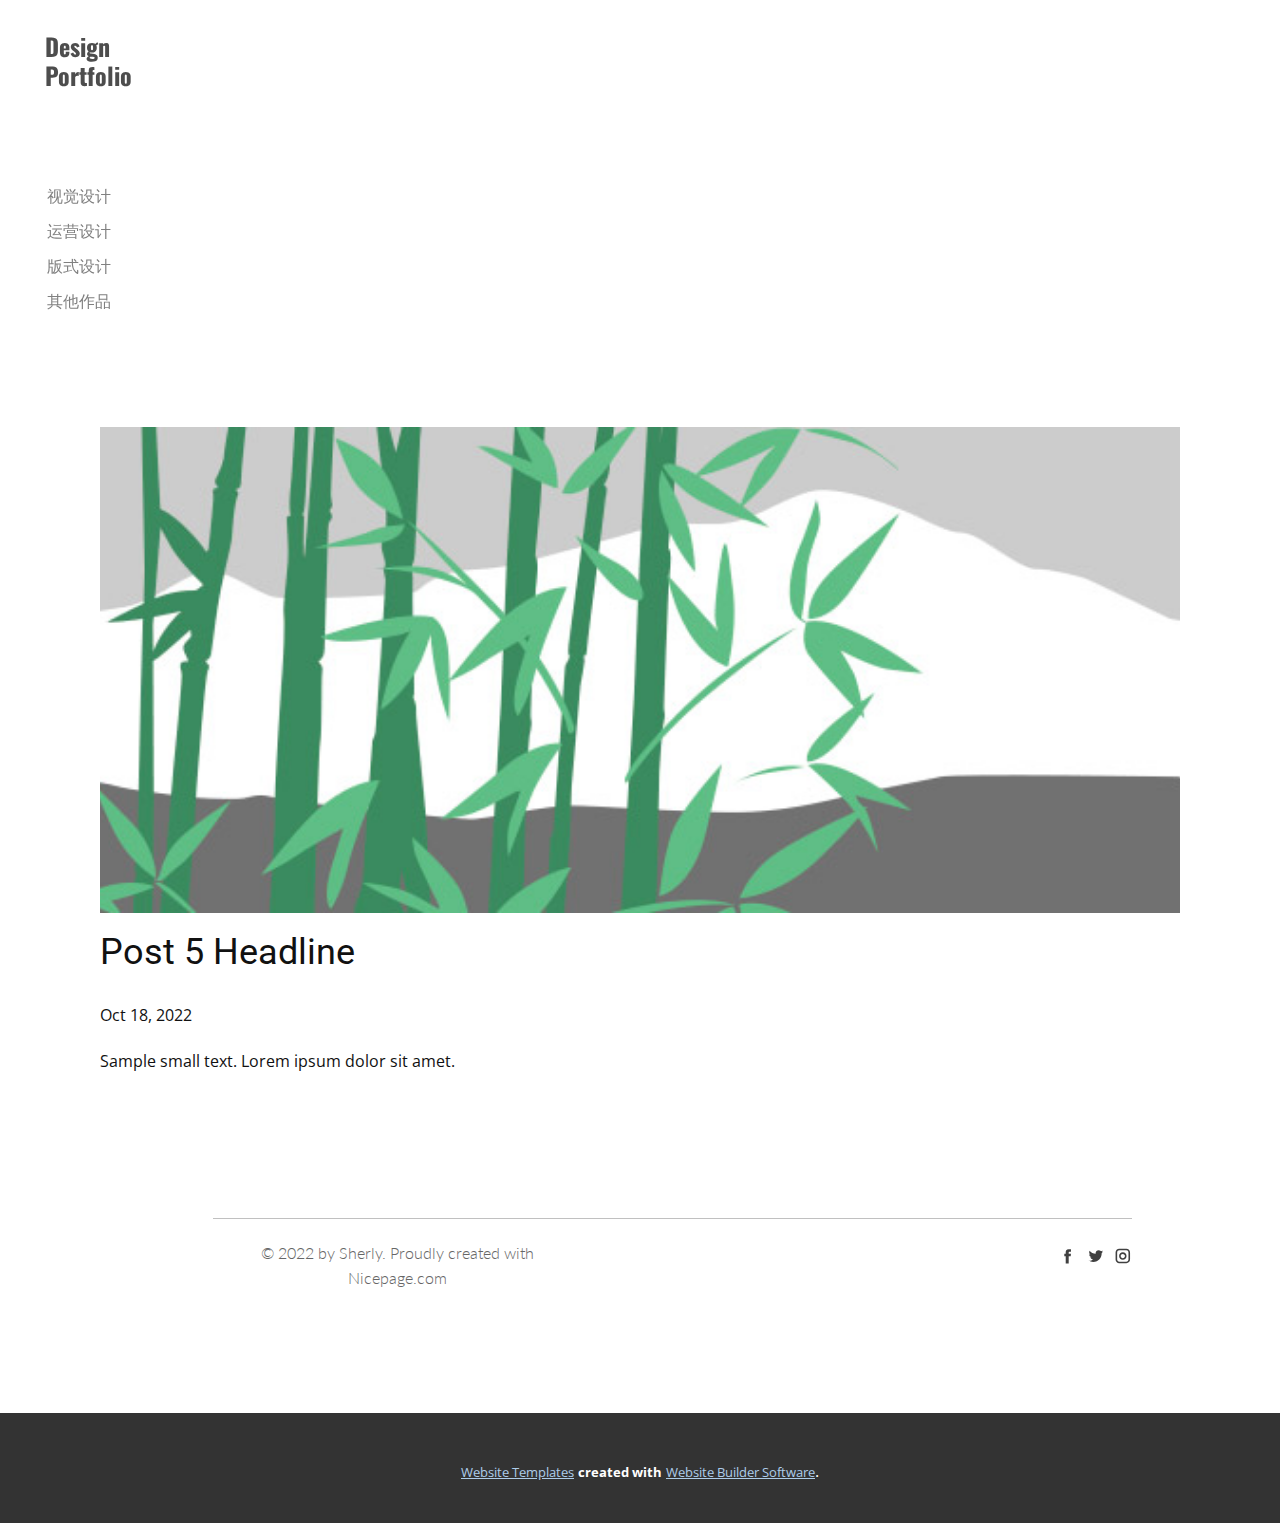
<file: blog/post-4.html>
<!doctype html>
<html style="font-size: 16px;" lang="en"><head>
    <meta name="viewport" content="width=device-width, initial-scale=1.0">
    <meta charset="utf-8">
    <meta name="keywords" content="Post 1 Headline">
    <meta name="description" content="">
    <title>Post 5 Headline</title>
    <link rel="stylesheet" href="../nicepage.css" media="screen">
<link rel="stylesheet" href="../Post-Template.css" media="screen">
    <script class="u-script" type="text/javascript" src="../jquery.js" defer=""></script>
    <script class="u-script" type="text/javascript" src="../nicepage.js" defer=""></script>
    <meta name="generator" content="Nicepage 4.19.3, nicepage.com">
    <link id="u-theme-google-font" rel="stylesheet" href="https://fonts.googleapis.com/css?family=Roboto:100,100i,300,300i,400,400i,500,500i,700,700i,900,900i|Open+Sans:300,300i,400,400i,500,500i,600,600i,700,700i,800,800i">
    <link id="u-page-google-font" rel="stylesheet" href="https://fonts.googleapis.com/css?family=Oswald:200,300,400,500,600,700|Lato:100,100i,300,300i,400,400i,700,700i,900,900i">
    
    
    <script type="application/ld+json">{
		"@context": "http://schema.org",
		"@type": "Organization",
		"name": "",
		"sameAs": [
				"Home.html",
				"Home.html",
				"Home.html"
		]
}</script>
    <meta name="theme-color" content="#478ac9">
  </head>
  <body class="u-body u-xl-mode" data-lang="en"><header class="u-clearfix u-header u-sticky u-sticky-f39f u-header" id="sec-c7d0" data-animation-name="" data-animation-duration="0" data-animation-delay="0" data-animation-direction=""><div class="u-clearfix u-sheet u-sheet-1">
        <p class="u-custom-font u-font-oswald u-text u-text-default u-text-grey-70 u-text-1">
          <a class="u-active-none u-border-none u-btn u-button-link u-button-style u-hover-none u-none u-text-grey-70 u-text-hover-palette-1-base u-btn-1" href="../Home.html">Design<br>Portfolio
          </a>
        </p>
        <nav class="u-menu u-menu-one-level u-offcanvas u-menu-1" data-responsive-from="MD">
          <div class="menu-collapse" style="font-size: 1rem; letter-spacing: 0px;">
            <a class="u-button-style u-custom-left-right-menu-spacing u-custom-padding-bottom u-custom-text-active-color u-custom-text-color u-custom-top-bottom-menu-spacing u-nav-link u-text-active-palette-1-base u-text-hover-palette-2-base" href="#">
              <svg class="u-svg-link" viewBox="0 0 24 24"><use xmlns:xlink="http://www.w3.org/1999/xlink" xlink:href="#svg-9399"></use></svg>
              <svg class="u-svg-content" version="1.1" id="svg-9399" viewBox="0 0 16 16" x="0px" y="0px" xmlns:xlink="http://www.w3.org/1999/xlink" xmlns="http://www.w3.org/2000/svg"><g><rect y="1" width="16" height="2"></rect><rect y="7" width="16" height="2"></rect><rect y="13" width="16" height="2"></rect>
</g></svg>
            </a>
          </div>
          <div class="u-custom-menu u-nav-container">
            <ul class="u-nav u-unstyled u-nav-1"><li class="u-nav-item"><a class="u-button-style u-nav-link u-text-active-palette-1-base u-text-grey-50 u-text-hover-palette-2-base" href="../视觉设计.html" style="padding: 10px 20px;">视觉设计</a>
</li></ul>
          </div>
          <div class="u-custom-menu u-nav-container-collapse">
            <div class="u-black u-container-style u-inner-container-layout u-opacity u-opacity-95 u-sidenav">
              <div class="u-inner-container-layout u-sidenav-overflow">
                <div class="u-menu-close"></div>
                <ul class="u-align-center u-nav u-popupmenu-items u-unstyled u-nav-2"><li class="u-nav-item"><a class="u-button-style u-nav-link" href="../视觉设计.html">视觉设计</a>
</li></ul>
              </div>
            </div>
            <div class="u-black u-menu-overlay u-opacity u-opacity-70"></div>
          </div>
        </nav>
        <nav class="u-menu u-menu-one-level u-offcanvas u-menu-2" data-responsive-from="MD">
          <div class="menu-collapse" style="font-size: 1rem; letter-spacing: 0px;">
            <a class="u-button-style u-custom-left-right-menu-spacing u-custom-padding-bottom u-custom-text-color u-custom-top-bottom-menu-spacing u-nav-link u-text-active-palette-1-base u-text-hover-palette-2-base" href="#">
              <svg class="u-svg-link" viewBox="0 0 24 24"><use xmlns:xlink="http://www.w3.org/1999/xlink" xlink:href="#svg-046b"></use></svg>
              <svg class="u-svg-content" version="1.1" id="svg-046b" viewBox="0 0 16 16" x="0px" y="0px" xmlns:xlink="http://www.w3.org/1999/xlink" xmlns="http://www.w3.org/2000/svg"><g><rect y="1" width="16" height="2"></rect><rect y="7" width="16" height="2"></rect><rect y="13" width="16" height="2"></rect>
</g></svg>
            </a>
          </div>
          <div class="u-custom-menu u-nav-container">
            <ul class="u-nav u-unstyled u-nav-3"><li class="u-nav-item"><a class="u-button-style u-nav-link u-text-active-palette-1-base u-text-grey-50 u-text-hover-palette-2-base" href="../运营设计.html" style="padding: 10px 20px;">运营设计</a>
</li></ul>
          </div>
          <div class="u-custom-menu u-nav-container-collapse">
            <div class="u-black u-container-style u-inner-container-layout u-opacity u-opacity-95 u-sidenav">
              <div class="u-inner-container-layout u-sidenav-overflow">
                <div class="u-menu-close"></div>
                <ul class="u-align-center u-nav u-popupmenu-items u-unstyled u-nav-4"><li class="u-nav-item"><a class="u-button-style u-nav-link" href="../运营设计.html">运营设计</a>
</li></ul>
              </div>
            </div>
            <div class="u-black u-menu-overlay u-opacity u-opacity-70"></div>
          </div>
        </nav>
        <nav class="u-menu u-menu-one-level u-offcanvas u-menu-3" data-responsive-from="MD">
          <div class="menu-collapse" style="font-size: 1rem; letter-spacing: 0px;">
            <a class="u-button-style u-custom-left-right-menu-spacing u-custom-padding-bottom u-custom-text-color u-custom-top-bottom-menu-spacing u-nav-link u-text-active-palette-1-base u-text-hover-palette-2-base" href="#">
              <svg class="u-svg-link" viewBox="0 0 24 24"><use xmlns:xlink="http://www.w3.org/1999/xlink" xlink:href="#svg-599a"></use></svg>
              <svg class="u-svg-content" version="1.1" id="svg-599a" viewBox="0 0 16 16" x="0px" y="0px" xmlns:xlink="http://www.w3.org/1999/xlink" xmlns="http://www.w3.org/2000/svg"><g><rect y="1" width="16" height="2"></rect><rect y="7" width="16" height="2"></rect><rect y="13" width="16" height="2"></rect>
</g></svg>
            </a>
          </div>
          <div class="u-custom-menu u-nav-container">
            <ul class="u-nav u-unstyled u-nav-5"><li class="u-nav-item"><a class="u-button-style u-nav-link u-text-active-palette-1-base u-text-grey-50 u-text-hover-palette-2-base" href="../版式设计.html" style="padding: 10px 20px;">版式设计</a>
</li></ul>
          </div>
          <div class="u-custom-menu u-nav-container-collapse">
            <div class="u-black u-container-style u-inner-container-layout u-opacity u-opacity-95 u-sidenav">
              <div class="u-inner-container-layout u-sidenav-overflow">
                <div class="u-menu-close"></div>
                <ul class="u-align-center u-nav u-popupmenu-items u-unstyled u-nav-6"><li class="u-nav-item"><a class="u-button-style u-nav-link" href="../版式设计.html">版式设计</a>
</li></ul>
              </div>
            </div>
            <div class="u-black u-menu-overlay u-opacity u-opacity-70"></div>
          </div>
        </nav>
        <nav class="u-menu u-menu-one-level u-offcanvas u-menu-4" data-responsive-from="MD">
          <div class="menu-collapse" style="font-size: 1rem; letter-spacing: 0px;">
            <a class="u-button-style u-custom-left-right-menu-spacing u-custom-padding-bottom u-custom-text-color u-custom-top-bottom-menu-spacing u-nav-link u-text-active-palette-1-base u-text-hover-palette-2-base" href="#">
              <svg class="u-svg-link" viewBox="0 0 24 24"><use xmlns:xlink="http://www.w3.org/1999/xlink" xlink:href="#svg-b179"></use></svg>
              <svg class="u-svg-content" version="1.1" id="svg-b179" viewBox="0 0 16 16" x="0px" y="0px" xmlns:xlink="http://www.w3.org/1999/xlink" xmlns="http://www.w3.org/2000/svg"><g><rect y="1" width="16" height="2"></rect><rect y="7" width="16" height="2"></rect><rect y="13" width="16" height="2"></rect>
</g></svg>
            </a>
          </div>
          <div class="u-custom-menu u-nav-container">
            <ul class="u-nav u-unstyled u-nav-7"><li class="u-nav-item"><a class="u-button-style u-nav-link u-text-active-palette-1-base u-text-grey-50 u-text-hover-palette-2-base" href="../其他作品.html" style="padding: 10px 20px;">其他作品</a>
</li></ul>
          </div>
          <div class="u-custom-menu u-nav-container-collapse">
            <div class="u-black u-container-style u-inner-container-layout u-opacity u-opacity-95 u-sidenav">
              <div class="u-inner-container-layout u-sidenav-overflow">
                <div class="u-menu-close"></div>
                <ul class="u-align-center u-nav u-popupmenu-items u-unstyled u-nav-8"><li class="u-nav-item"><a class="u-button-style u-nav-link" href="../其他作品.html">其他作品</a>
</li></ul>
              </div>
            </div>
            <div class="u-black u-menu-overlay u-opacity u-opacity-70"></div>
          </div>
        </nav>
      </div></header>
    <section class="u-align-center u-clearfix u-section-1" id="sec-ce9b">
      <div class="u-clearfix u-sheet u-valign-middle-md u-valign-middle-sm u-valign-middle-xs u-sheet-1"><!--post_details--><!--post_details_options_json--><!--{"source":""}--><!--/post_details_options_json--><!--blog_post-->
        <div class="u-container-style u-expanded-width u-post-details u-post-details-1">
          <div class="u-container-layout u-valign-middle u-container-layout-1"><!--blog_post_image-->
            <img alt="" class="u-blog-control u-expanded-width u-image u-image-default u-image-1" src="../images/68f64b9d.jpeg"><!--/blog_post_image--><!--blog_post_header-->
            <h2 class="u-blog-control u-text u-text-1">Post 5 Headline</h2><!--/blog_post_header--><!--blog_post_metadata-->
            <div class="u-blog-control u-metadata u-metadata-1"><!--blog_post_metadata_date-->
              <span class="u-meta-date u-meta-icon">Oct 18, 2022</span><!--/blog_post_metadata_date--><!--blog_post_metadata_category-->
              <!--/blog_post_metadata_category--><!--blog_post_metadata_comments-->
              <!--/blog_post_metadata_comments-->
            </div><!--/blog_post_metadata--><!--blog_post_content-->
            <div class="u-align-justify u-blog-control u-post-content u-text u-text-2 fr-view">
  Sample small text. Lorem ipsum dolor sit amet.
  </div><!--/blog_post_content-->
          </div>
        </div><!--/blog_post--><!--/post_details-->
      </div>
    </section>
    
    
    <footer class="u-clearfix u-footer u-white" id="sec-3270"><div class="u-clearfix u-sheet u-sheet-1">
        <div class="u-border-1 u-border-grey-25 u-line u-line-horizontal u-line-1"></div>
        <div class="u-social-icons u-spacing-10 u-social-icons-1">
          <a class="u-social-url" title="facebook" href="../Home.html"><span class="u-icon u-social-facebook u-social-icon u-text-grey-75 u-icon-1"><svg class="u-svg-link" preserveAspectRatio="xMidYMin slice" viewBox="0 0 112 112" style=""><use xmlns:xlink="http://www.w3.org/1999/xlink" xlink:href="#svg-900e"></use></svg><svg class="u-svg-content" viewBox="0 0 112 112" x="0" y="0" id="svg-900e"><path fill="currentColor" d="M75.5,28.8H65.4c-1.5,0-4,0.9-4,4.3v9.4h13.9l-1.5,15.8H61.4v45.1H42.8V58.3h-8.8V42.4h8.8V32.2
c0-7.4,3.4-18.8,18.8-18.8h13.8v15.4H75.5z"></path></svg></span>
          </a>
          <a class="u-social-url" title="twitter" href="../Home.html"><span class="u-icon u-social-icon u-social-twitter u-text-grey-75 u-icon-2"><svg class="u-svg-link" preserveAspectRatio="xMidYMin slice" viewBox="0 0 112 112" style=""><use xmlns:xlink="http://www.w3.org/1999/xlink" xlink:href="#svg-476d"></use></svg><svg class="u-svg-content" viewBox="0 0 112 112" x="0" y="0" id="svg-476d"><path fill="currentColor" d="M92.2,38.2c0,0.8,0,1.6,0,2.3c0,24.3-18.6,52.4-52.6,52.4c-10.6,0.1-20.2-2.9-28.5-8.2
	c1.4,0.2,2.9,0.2,4.4,0.2c8.7,0,16.7-2.9,23-7.9c-8.1-0.2-14.9-5.5-17.3-12.8c1.1,0.2,2.4,0.2,3.4,0.2c1.6,0,3.3-0.2,4.8-0.7
	c-8.4-1.6-14.9-9.2-14.9-18c0-0.2,0-0.2,0-0.2c2.5,1.4,5.4,2.2,8.4,2.3c-5-3.3-8.3-8.9-8.3-15.4c0-3.4,1-6.5,2.5-9.2
	c9.1,11.1,22.7,18.5,38,19.2c-0.2-1.4-0.4-2.8-0.4-4.3c0.1-10,8.3-18.2,18.5-18.2c5.4,0,10.1,2.2,13.5,5.7c4.3-0.8,8.1-2.3,11.7-4.5
	c-1.4,4.3-4.3,7.9-8.1,10.1c3.7-0.4,7.3-1.4,10.6-2.9C98.9,32.3,95.7,35.5,92.2,38.2z"></path></svg></span>
          </a>
          <a class="u-social-url" title="instagram" href="../Home.html"><span class="u-icon u-social-icon u-social-instagram u-text-grey-75 u-icon-3"><svg class="u-svg-link" preserveAspectRatio="xMidYMin slice" viewBox="0 0 112 112" style=""><use xmlns:xlink="http://www.w3.org/1999/xlink" xlink:href="#svg-dfa7"></use></svg><svg class="u-svg-content" viewBox="0 0 112 112" x="0" y="0" id="svg-dfa7"><path fill="currentColor" d="M55.9,32.9c-12.8,0-23.2,10.4-23.2,23.2s10.4,23.2,23.2,23.2s23.2-10.4,23.2-23.2S68.7,32.9,55.9,32.9z
	 M55.9,69.4c-7.4,0-13.3-6-13.3-13.3c-0.1-7.4,6-13.3,13.3-13.3s13.3,6,13.3,13.3C69.3,63.5,63.3,69.4,55.9,69.4z"></path><path fill="#FFFFFF" d="M79.7,26.8c-3,0-5.4,2.5-5.4,5.4s2.5,5.4,5.4,5.4c3,0,5.4-2.5,5.4-5.4S82.7,26.8,79.7,26.8z"></path><path fill="currentColor" d="M78.2,11H33.5C21,11,10.8,21.3,10.8,33.7v44.7c0,12.6,10.2,22.8,22.7,22.8h44.7c12.6,0,22.7-10.2,22.7-22.7
	V33.7C100.8,21.1,90.6,11,78.2,11z M91,78.4c0,7.1-5.8,12.8-12.8,12.8H33.5c-7.1,0-12.8-5.8-12.8-12.8V33.7
	c0-7.1,5.8-12.8,12.8-12.8h44.7c7.1,0,12.8,5.8,12.8,12.8V78.4z"></path></svg></span>
          </a>
        </div>
        <p class="u-align-center u-custom-font u-font-lato u-text u-text-grey-60 u-text-1"> © 2022 by Sherly. Proudly created with Nicepage.com</p>
        <div class="u-border-1 u-border-white u-expanded-width u-line u-line-horizontal u-opacity u-opacity-50 u-line-2"></div>
      </div></footer>
    <section class="u-backlink u-clearfix u-grey-80">
      <a class="u-link" href="https://nicepage.com/website-templates" target="_blank">
        <span>Website Templates</span>
      </a>
      <p class="u-text">
        <span>created with</span>
      </p>
      <a class="u-link" href="" target="_blank">
        <span>Website Builder Software</span>
      </a>. 
    </section>
  
</body></html>
</file>
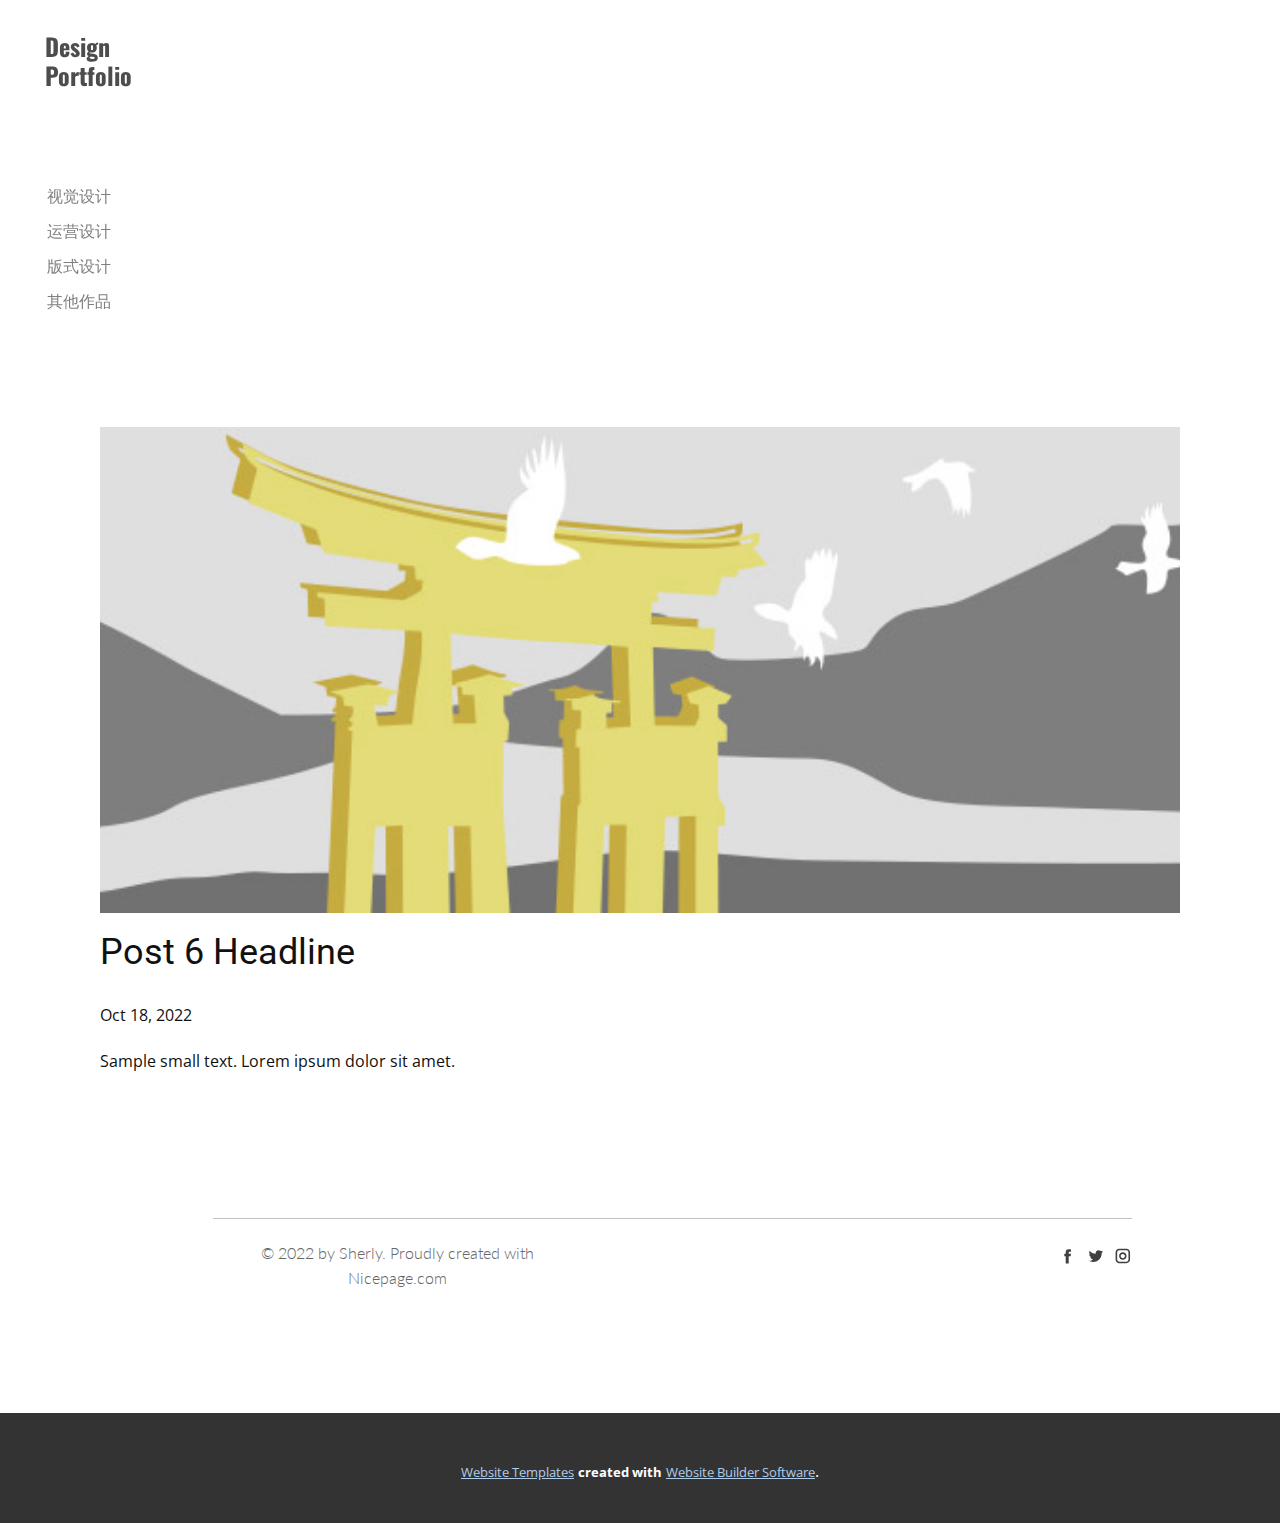
<file: blog/post-5.html>
<!doctype html>
<html style="font-size: 16px;" lang="en"><head>
    <meta name="viewport" content="width=device-width, initial-scale=1.0">
    <meta charset="utf-8">
    <meta name="keywords" content="Post 1 Headline">
    <meta name="description" content="">
    <title>Post 6 Headline</title>
    <link rel="stylesheet" href="../nicepage.css" media="screen">
<link rel="stylesheet" href="../Post-Template.css" media="screen">
    <script class="u-script" type="text/javascript" src="../jquery.js" defer=""></script>
    <script class="u-script" type="text/javascript" src="../nicepage.js" defer=""></script>
    <meta name="generator" content="Nicepage 4.19.3, nicepage.com">
    <link id="u-theme-google-font" rel="stylesheet" href="https://fonts.googleapis.com/css?family=Roboto:100,100i,300,300i,400,400i,500,500i,700,700i,900,900i|Open+Sans:300,300i,400,400i,500,500i,600,600i,700,700i,800,800i">
    <link id="u-page-google-font" rel="stylesheet" href="https://fonts.googleapis.com/css?family=Oswald:200,300,400,500,600,700|Lato:100,100i,300,300i,400,400i,700,700i,900,900i">
    
    
    <script type="application/ld+json">{
		"@context": "http://schema.org",
		"@type": "Organization",
		"name": "",
		"sameAs": [
				"Home.html",
				"Home.html",
				"Home.html"
		]
}</script>
    <meta name="theme-color" content="#478ac9">
  </head>
  <body class="u-body u-xl-mode" data-lang="en"><header class="u-clearfix u-header u-sticky u-sticky-f39f u-header" id="sec-c7d0" data-animation-name="" data-animation-duration="0" data-animation-delay="0" data-animation-direction=""><div class="u-clearfix u-sheet u-sheet-1">
        <p class="u-custom-font u-font-oswald u-text u-text-default u-text-grey-70 u-text-1">
          <a class="u-active-none u-border-none u-btn u-button-link u-button-style u-hover-none u-none u-text-grey-70 u-text-hover-palette-1-base u-btn-1" href="../Home.html">Design<br>Portfolio
          </a>
        </p>
        <nav class="u-menu u-menu-one-level u-offcanvas u-menu-1" data-responsive-from="MD">
          <div class="menu-collapse" style="font-size: 1rem; letter-spacing: 0px;">
            <a class="u-button-style u-custom-left-right-menu-spacing u-custom-padding-bottom u-custom-text-active-color u-custom-text-color u-custom-top-bottom-menu-spacing u-nav-link u-text-active-palette-1-base u-text-hover-palette-2-base" href="#">
              <svg class="u-svg-link" viewBox="0 0 24 24"><use xmlns:xlink="http://www.w3.org/1999/xlink" xlink:href="#svg-9399"></use></svg>
              <svg class="u-svg-content" version="1.1" id="svg-9399" viewBox="0 0 16 16" x="0px" y="0px" xmlns:xlink="http://www.w3.org/1999/xlink" xmlns="http://www.w3.org/2000/svg"><g><rect y="1" width="16" height="2"></rect><rect y="7" width="16" height="2"></rect><rect y="13" width="16" height="2"></rect>
</g></svg>
            </a>
          </div>
          <div class="u-custom-menu u-nav-container">
            <ul class="u-nav u-unstyled u-nav-1"><li class="u-nav-item"><a class="u-button-style u-nav-link u-text-active-palette-1-base u-text-grey-50 u-text-hover-palette-2-base" href="../视觉设计.html" style="padding: 10px 20px;">视觉设计</a>
</li></ul>
          </div>
          <div class="u-custom-menu u-nav-container-collapse">
            <div class="u-black u-container-style u-inner-container-layout u-opacity u-opacity-95 u-sidenav">
              <div class="u-inner-container-layout u-sidenav-overflow">
                <div class="u-menu-close"></div>
                <ul class="u-align-center u-nav u-popupmenu-items u-unstyled u-nav-2"><li class="u-nav-item"><a class="u-button-style u-nav-link" href="../视觉设计.html">视觉设计</a>
</li></ul>
              </div>
            </div>
            <div class="u-black u-menu-overlay u-opacity u-opacity-70"></div>
          </div>
        </nav>
        <nav class="u-menu u-menu-one-level u-offcanvas u-menu-2" data-responsive-from="MD">
          <div class="menu-collapse" style="font-size: 1rem; letter-spacing: 0px;">
            <a class="u-button-style u-custom-left-right-menu-spacing u-custom-padding-bottom u-custom-text-color u-custom-top-bottom-menu-spacing u-nav-link u-text-active-palette-1-base u-text-hover-palette-2-base" href="#">
              <svg class="u-svg-link" viewBox="0 0 24 24"><use xmlns:xlink="http://www.w3.org/1999/xlink" xlink:href="#svg-046b"></use></svg>
              <svg class="u-svg-content" version="1.1" id="svg-046b" viewBox="0 0 16 16" x="0px" y="0px" xmlns:xlink="http://www.w3.org/1999/xlink" xmlns="http://www.w3.org/2000/svg"><g><rect y="1" width="16" height="2"></rect><rect y="7" width="16" height="2"></rect><rect y="13" width="16" height="2"></rect>
</g></svg>
            </a>
          </div>
          <div class="u-custom-menu u-nav-container">
            <ul class="u-nav u-unstyled u-nav-3"><li class="u-nav-item"><a class="u-button-style u-nav-link u-text-active-palette-1-base u-text-grey-50 u-text-hover-palette-2-base" href="../运营设计.html" style="padding: 10px 20px;">运营设计</a>
</li></ul>
          </div>
          <div class="u-custom-menu u-nav-container-collapse">
            <div class="u-black u-container-style u-inner-container-layout u-opacity u-opacity-95 u-sidenav">
              <div class="u-inner-container-layout u-sidenav-overflow">
                <div class="u-menu-close"></div>
                <ul class="u-align-center u-nav u-popupmenu-items u-unstyled u-nav-4"><li class="u-nav-item"><a class="u-button-style u-nav-link" href="../运营设计.html">运营设计</a>
</li></ul>
              </div>
            </div>
            <div class="u-black u-menu-overlay u-opacity u-opacity-70"></div>
          </div>
        </nav>
        <nav class="u-menu u-menu-one-level u-offcanvas u-menu-3" data-responsive-from="MD">
          <div class="menu-collapse" style="font-size: 1rem; letter-spacing: 0px;">
            <a class="u-button-style u-custom-left-right-menu-spacing u-custom-padding-bottom u-custom-text-color u-custom-top-bottom-menu-spacing u-nav-link u-text-active-palette-1-base u-text-hover-palette-2-base" href="#">
              <svg class="u-svg-link" viewBox="0 0 24 24"><use xmlns:xlink="http://www.w3.org/1999/xlink" xlink:href="#svg-599a"></use></svg>
              <svg class="u-svg-content" version="1.1" id="svg-599a" viewBox="0 0 16 16" x="0px" y="0px" xmlns:xlink="http://www.w3.org/1999/xlink" xmlns="http://www.w3.org/2000/svg"><g><rect y="1" width="16" height="2"></rect><rect y="7" width="16" height="2"></rect><rect y="13" width="16" height="2"></rect>
</g></svg>
            </a>
          </div>
          <div class="u-custom-menu u-nav-container">
            <ul class="u-nav u-unstyled u-nav-5"><li class="u-nav-item"><a class="u-button-style u-nav-link u-text-active-palette-1-base u-text-grey-50 u-text-hover-palette-2-base" href="../版式设计.html" style="padding: 10px 20px;">版式设计</a>
</li></ul>
          </div>
          <div class="u-custom-menu u-nav-container-collapse">
            <div class="u-black u-container-style u-inner-container-layout u-opacity u-opacity-95 u-sidenav">
              <div class="u-inner-container-layout u-sidenav-overflow">
                <div class="u-menu-close"></div>
                <ul class="u-align-center u-nav u-popupmenu-items u-unstyled u-nav-6"><li class="u-nav-item"><a class="u-button-style u-nav-link" href="../版式设计.html">版式设计</a>
</li></ul>
              </div>
            </div>
            <div class="u-black u-menu-overlay u-opacity u-opacity-70"></div>
          </div>
        </nav>
        <nav class="u-menu u-menu-one-level u-offcanvas u-menu-4" data-responsive-from="MD">
          <div class="menu-collapse" style="font-size: 1rem; letter-spacing: 0px;">
            <a class="u-button-style u-custom-left-right-menu-spacing u-custom-padding-bottom u-custom-text-color u-custom-top-bottom-menu-spacing u-nav-link u-text-active-palette-1-base u-text-hover-palette-2-base" href="#">
              <svg class="u-svg-link" viewBox="0 0 24 24"><use xmlns:xlink="http://www.w3.org/1999/xlink" xlink:href="#svg-b179"></use></svg>
              <svg class="u-svg-content" version="1.1" id="svg-b179" viewBox="0 0 16 16" x="0px" y="0px" xmlns:xlink="http://www.w3.org/1999/xlink" xmlns="http://www.w3.org/2000/svg"><g><rect y="1" width="16" height="2"></rect><rect y="7" width="16" height="2"></rect><rect y="13" width="16" height="2"></rect>
</g></svg>
            </a>
          </div>
          <div class="u-custom-menu u-nav-container">
            <ul class="u-nav u-unstyled u-nav-7"><li class="u-nav-item"><a class="u-button-style u-nav-link u-text-active-palette-1-base u-text-grey-50 u-text-hover-palette-2-base" href="../其他作品.html" style="padding: 10px 20px;">其他作品</a>
</li></ul>
          </div>
          <div class="u-custom-menu u-nav-container-collapse">
            <div class="u-black u-container-style u-inner-container-layout u-opacity u-opacity-95 u-sidenav">
              <div class="u-inner-container-layout u-sidenav-overflow">
                <div class="u-menu-close"></div>
                <ul class="u-align-center u-nav u-popupmenu-items u-unstyled u-nav-8"><li class="u-nav-item"><a class="u-button-style u-nav-link" href="../其他作品.html">其他作品</a>
</li></ul>
              </div>
            </div>
            <div class="u-black u-menu-overlay u-opacity u-opacity-70"></div>
          </div>
        </nav>
      </div></header>
    <section class="u-align-center u-clearfix u-section-1" id="sec-ce9b">
      <div class="u-clearfix u-sheet u-valign-middle-md u-valign-middle-sm u-valign-middle-xs u-sheet-1"><!--post_details--><!--post_details_options_json--><!--{"source":""}--><!--/post_details_options_json--><!--blog_post-->
        <div class="u-container-style u-expanded-width u-post-details u-post-details-1">
          <div class="u-container-layout u-valign-middle u-container-layout-1"><!--blog_post_image-->
            <img alt="" class="u-blog-control u-expanded-width u-image u-image-default u-image-1" src="../images/8ad73f3c.jpeg"><!--/blog_post_image--><!--blog_post_header-->
            <h2 class="u-blog-control u-text u-text-1">Post 6 Headline</h2><!--/blog_post_header--><!--blog_post_metadata-->
            <div class="u-blog-control u-metadata u-metadata-1"><!--blog_post_metadata_date-->
              <span class="u-meta-date u-meta-icon">Oct 18, 2022</span><!--/blog_post_metadata_date--><!--blog_post_metadata_category-->
              <!--/blog_post_metadata_category--><!--blog_post_metadata_comments-->
              <!--/blog_post_metadata_comments-->
            </div><!--/blog_post_metadata--><!--blog_post_content-->
            <div class="u-align-justify u-blog-control u-post-content u-text u-text-2 fr-view">
  Sample small text. Lorem ipsum dolor sit amet.
  </div><!--/blog_post_content-->
          </div>
        </div><!--/blog_post--><!--/post_details-->
      </div>
    </section>
    
    
    <footer class="u-clearfix u-footer u-white" id="sec-3270"><div class="u-clearfix u-sheet u-sheet-1">
        <div class="u-border-1 u-border-grey-25 u-line u-line-horizontal u-line-1"></div>
        <div class="u-social-icons u-spacing-10 u-social-icons-1">
          <a class="u-social-url" title="facebook" href="../Home.html"><span class="u-icon u-social-facebook u-social-icon u-text-grey-75 u-icon-1"><svg class="u-svg-link" preserveAspectRatio="xMidYMin slice" viewBox="0 0 112 112" style=""><use xmlns:xlink="http://www.w3.org/1999/xlink" xlink:href="#svg-900e"></use></svg><svg class="u-svg-content" viewBox="0 0 112 112" x="0" y="0" id="svg-900e"><path fill="currentColor" d="M75.5,28.8H65.4c-1.5,0-4,0.9-4,4.3v9.4h13.9l-1.5,15.8H61.4v45.1H42.8V58.3h-8.8V42.4h8.8V32.2
c0-7.4,3.4-18.8,18.8-18.8h13.8v15.4H75.5z"></path></svg></span>
          </a>
          <a class="u-social-url" title="twitter" href="../Home.html"><span class="u-icon u-social-icon u-social-twitter u-text-grey-75 u-icon-2"><svg class="u-svg-link" preserveAspectRatio="xMidYMin slice" viewBox="0 0 112 112" style=""><use xmlns:xlink="http://www.w3.org/1999/xlink" xlink:href="#svg-476d"></use></svg><svg class="u-svg-content" viewBox="0 0 112 112" x="0" y="0" id="svg-476d"><path fill="currentColor" d="M92.2,38.2c0,0.8,0,1.6,0,2.3c0,24.3-18.6,52.4-52.6,52.4c-10.6,0.1-20.2-2.9-28.5-8.2
	c1.4,0.2,2.9,0.2,4.4,0.2c8.7,0,16.7-2.9,23-7.9c-8.1-0.2-14.9-5.5-17.3-12.8c1.1,0.2,2.4,0.2,3.4,0.2c1.6,0,3.3-0.2,4.8-0.7
	c-8.4-1.6-14.9-9.2-14.9-18c0-0.2,0-0.2,0-0.2c2.5,1.4,5.4,2.2,8.4,2.3c-5-3.3-8.3-8.9-8.3-15.4c0-3.4,1-6.5,2.5-9.2
	c9.1,11.1,22.7,18.5,38,19.2c-0.2-1.4-0.4-2.8-0.4-4.3c0.1-10,8.3-18.2,18.5-18.2c5.4,0,10.1,2.2,13.5,5.7c4.3-0.8,8.1-2.3,11.7-4.5
	c-1.4,4.3-4.3,7.9-8.1,10.1c3.7-0.4,7.3-1.4,10.6-2.9C98.9,32.3,95.7,35.5,92.2,38.2z"></path></svg></span>
          </a>
          <a class="u-social-url" title="instagram" href="../Home.html"><span class="u-icon u-social-icon u-social-instagram u-text-grey-75 u-icon-3"><svg class="u-svg-link" preserveAspectRatio="xMidYMin slice" viewBox="0 0 112 112" style=""><use xmlns:xlink="http://www.w3.org/1999/xlink" xlink:href="#svg-dfa7"></use></svg><svg class="u-svg-content" viewBox="0 0 112 112" x="0" y="0" id="svg-dfa7"><path fill="currentColor" d="M55.9,32.9c-12.8,0-23.2,10.4-23.2,23.2s10.4,23.2,23.2,23.2s23.2-10.4,23.2-23.2S68.7,32.9,55.9,32.9z
	 M55.9,69.4c-7.4,0-13.3-6-13.3-13.3c-0.1-7.4,6-13.3,13.3-13.3s13.3,6,13.3,13.3C69.3,63.5,63.3,69.4,55.9,69.4z"></path><path fill="#FFFFFF" d="M79.7,26.8c-3,0-5.4,2.5-5.4,5.4s2.5,5.4,5.4,5.4c3,0,5.4-2.5,5.4-5.4S82.7,26.8,79.7,26.8z"></path><path fill="currentColor" d="M78.2,11H33.5C21,11,10.8,21.3,10.8,33.7v44.7c0,12.6,10.2,22.8,22.7,22.8h44.7c12.6,0,22.7-10.2,22.7-22.7
	V33.7C100.8,21.1,90.6,11,78.2,11z M91,78.4c0,7.1-5.8,12.8-12.8,12.8H33.5c-7.1,0-12.8-5.8-12.8-12.8V33.7
	c0-7.1,5.8-12.8,12.8-12.8h44.7c7.1,0,12.8,5.8,12.8,12.8V78.4z"></path></svg></span>
          </a>
        </div>
        <p class="u-align-center u-custom-font u-font-lato u-text u-text-grey-60 u-text-1"> © 2022 by Sherly. Proudly created with Nicepage.com</p>
        <div class="u-border-1 u-border-white u-expanded-width u-line u-line-horizontal u-opacity u-opacity-50 u-line-2"></div>
      </div></footer>
    <section class="u-backlink u-clearfix u-grey-80">
      <a class="u-link" href="https://nicepage.com/website-templates" target="_blank">
        <span>Website Templates</span>
      </a>
      <p class="u-text">
        <span>created with</span>
      </p>
      <a class="u-link" href="" target="_blank">
        <span>Website Builder Software</span>
      </a>. 
    </section>
  
</body></html>
</file>
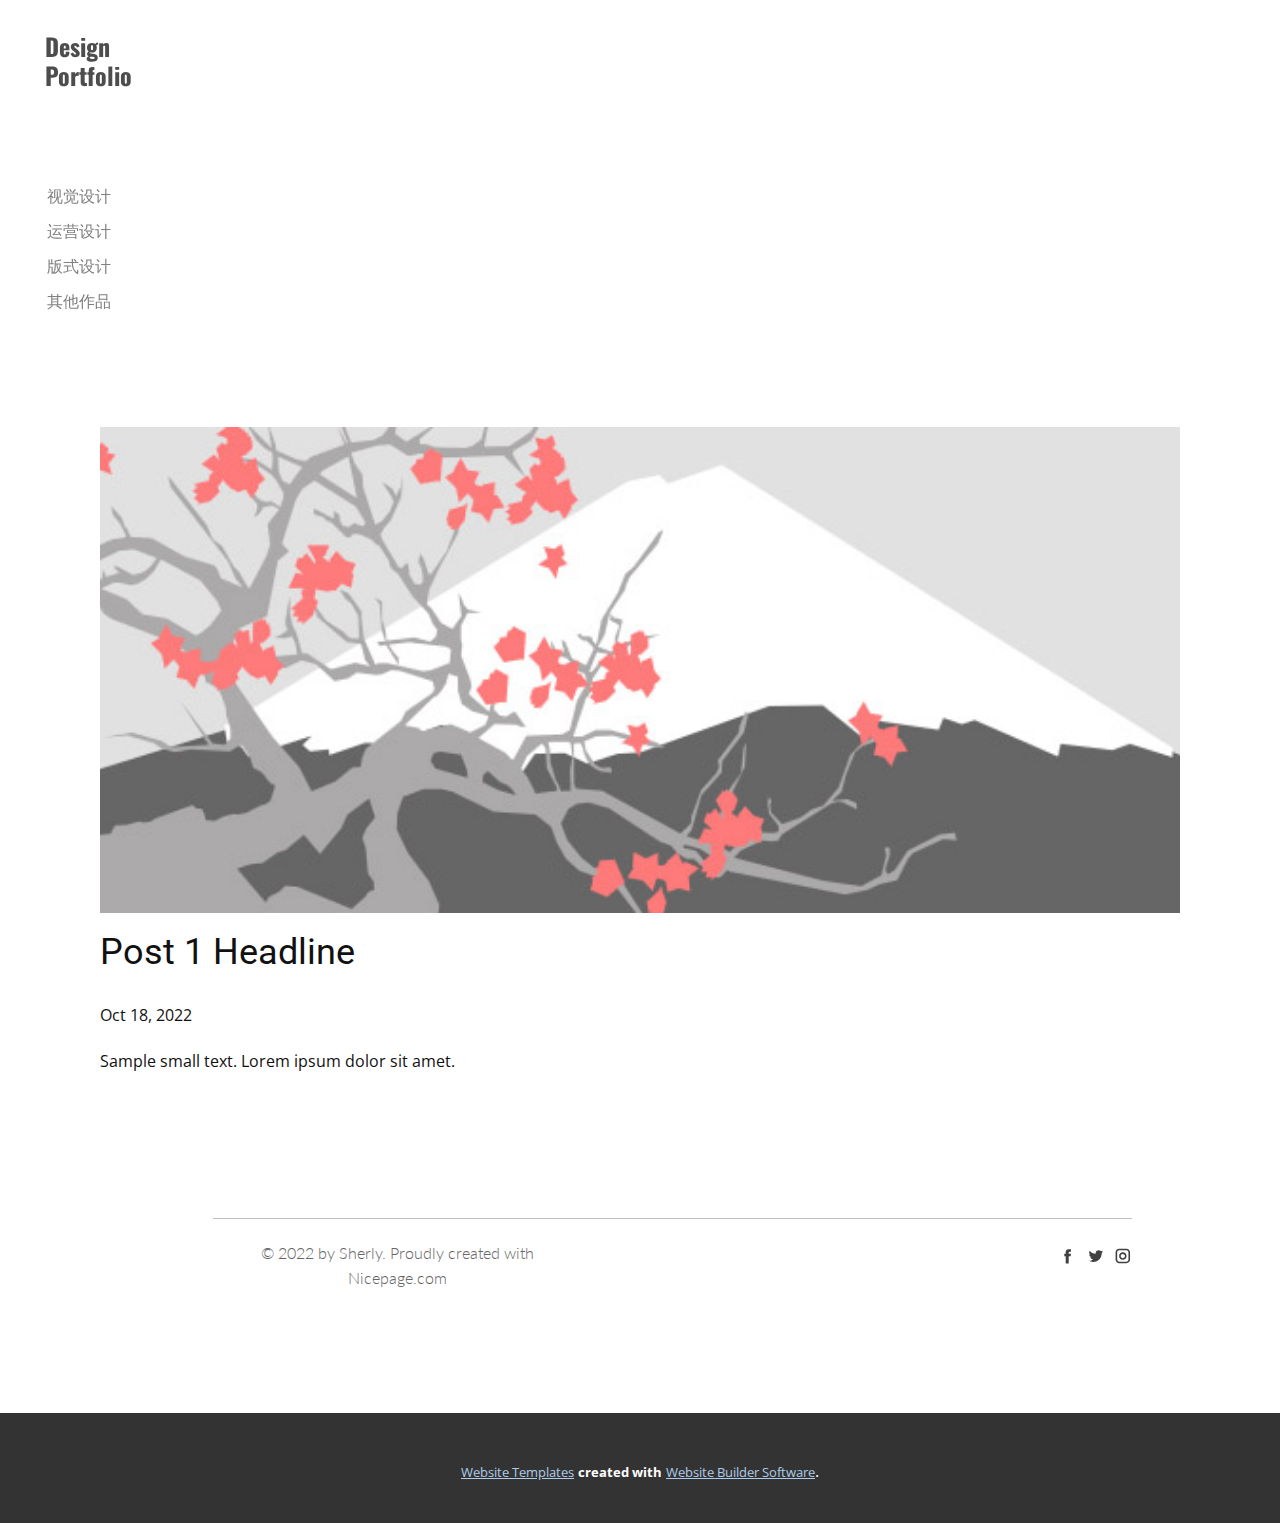
<file: blog/post.html>
<!doctype html>
<html style="font-size: 16px;" lang="en"><head>
    <meta name="viewport" content="width=device-width, initial-scale=1.0">
    <meta charset="utf-8">
    <meta name="keywords" content="Post 1 Headline">
    <meta name="description" content="">
    <title>Post 1 Headline</title>
    <link rel="stylesheet" href="../nicepage.css" media="screen">
<link rel="stylesheet" href="../Post-Template.css" media="screen">
    <script class="u-script" type="text/javascript" src="../jquery.js" defer=""></script>
    <script class="u-script" type="text/javascript" src="../nicepage.js" defer=""></script>
    <meta name="generator" content="Nicepage 4.19.3, nicepage.com">
    <link id="u-theme-google-font" rel="stylesheet" href="https://fonts.googleapis.com/css?family=Roboto:100,100i,300,300i,400,400i,500,500i,700,700i,900,900i|Open+Sans:300,300i,400,400i,500,500i,600,600i,700,700i,800,800i">
    <link id="u-page-google-font" rel="stylesheet" href="https://fonts.googleapis.com/css?family=Oswald:200,300,400,500,600,700|Lato:100,100i,300,300i,400,400i,700,700i,900,900i">
    
    
    <script type="application/ld+json">{
		"@context": "http://schema.org",
		"@type": "Organization",
		"name": "",
		"sameAs": [
				"Home.html",
				"Home.html",
				"Home.html"
		]
}</script>
    <meta name="theme-color" content="#478ac9">
  </head>
  <body class="u-body u-xl-mode" data-lang="en"><header class="u-clearfix u-header u-sticky u-sticky-f39f u-header" id="sec-c7d0" data-animation-name="" data-animation-duration="0" data-animation-delay="0" data-animation-direction=""><div class="u-clearfix u-sheet u-sheet-1">
        <p class="u-custom-font u-font-oswald u-text u-text-default u-text-grey-70 u-text-1">
          <a class="u-active-none u-border-none u-btn u-button-link u-button-style u-hover-none u-none u-text-grey-70 u-text-hover-palette-1-base u-btn-1" href="../Home.html">Design<br>Portfolio
          </a>
        </p>
        <nav class="u-menu u-menu-one-level u-offcanvas u-menu-1" data-responsive-from="MD">
          <div class="menu-collapse" style="font-size: 1rem; letter-spacing: 0px;">
            <a class="u-button-style u-custom-left-right-menu-spacing u-custom-padding-bottom u-custom-text-active-color u-custom-text-color u-custom-top-bottom-menu-spacing u-nav-link u-text-active-palette-1-base u-text-hover-palette-2-base" href="#">
              <svg class="u-svg-link" viewBox="0 0 24 24"><use xmlns:xlink="http://www.w3.org/1999/xlink" xlink:href="#svg-9399"></use></svg>
              <svg class="u-svg-content" version="1.1" id="svg-9399" viewBox="0 0 16 16" x="0px" y="0px" xmlns:xlink="http://www.w3.org/1999/xlink" xmlns="http://www.w3.org/2000/svg"><g><rect y="1" width="16" height="2"></rect><rect y="7" width="16" height="2"></rect><rect y="13" width="16" height="2"></rect>
</g></svg>
            </a>
          </div>
          <div class="u-custom-menu u-nav-container">
            <ul class="u-nav u-unstyled u-nav-1"><li class="u-nav-item"><a class="u-button-style u-nav-link u-text-active-palette-1-base u-text-grey-50 u-text-hover-palette-2-base" href="../视觉设计.html" style="padding: 10px 20px;">视觉设计</a>
</li></ul>
          </div>
          <div class="u-custom-menu u-nav-container-collapse">
            <div class="u-black u-container-style u-inner-container-layout u-opacity u-opacity-95 u-sidenav">
              <div class="u-inner-container-layout u-sidenav-overflow">
                <div class="u-menu-close"></div>
                <ul class="u-align-center u-nav u-popupmenu-items u-unstyled u-nav-2"><li class="u-nav-item"><a class="u-button-style u-nav-link" href="../视觉设计.html">视觉设计</a>
</li></ul>
              </div>
            </div>
            <div class="u-black u-menu-overlay u-opacity u-opacity-70"></div>
          </div>
        </nav>
        <nav class="u-menu u-menu-one-level u-offcanvas u-menu-2" data-responsive-from="MD">
          <div class="menu-collapse" style="font-size: 1rem; letter-spacing: 0px;">
            <a class="u-button-style u-custom-left-right-menu-spacing u-custom-padding-bottom u-custom-text-color u-custom-top-bottom-menu-spacing u-nav-link u-text-active-palette-1-base u-text-hover-palette-2-base" href="#">
              <svg class="u-svg-link" viewBox="0 0 24 24"><use xmlns:xlink="http://www.w3.org/1999/xlink" xlink:href="#svg-046b"></use></svg>
              <svg class="u-svg-content" version="1.1" id="svg-046b" viewBox="0 0 16 16" x="0px" y="0px" xmlns:xlink="http://www.w3.org/1999/xlink" xmlns="http://www.w3.org/2000/svg"><g><rect y="1" width="16" height="2"></rect><rect y="7" width="16" height="2"></rect><rect y="13" width="16" height="2"></rect>
</g></svg>
            </a>
          </div>
          <div class="u-custom-menu u-nav-container">
            <ul class="u-nav u-unstyled u-nav-3"><li class="u-nav-item"><a class="u-button-style u-nav-link u-text-active-palette-1-base u-text-grey-50 u-text-hover-palette-2-base" href="../运营设计.html" style="padding: 10px 20px;">运营设计</a>
</li></ul>
          </div>
          <div class="u-custom-menu u-nav-container-collapse">
            <div class="u-black u-container-style u-inner-container-layout u-opacity u-opacity-95 u-sidenav">
              <div class="u-inner-container-layout u-sidenav-overflow">
                <div class="u-menu-close"></div>
                <ul class="u-align-center u-nav u-popupmenu-items u-unstyled u-nav-4"><li class="u-nav-item"><a class="u-button-style u-nav-link" href="../运营设计.html">运营设计</a>
</li></ul>
              </div>
            </div>
            <div class="u-black u-menu-overlay u-opacity u-opacity-70"></div>
          </div>
        </nav>
        <nav class="u-menu u-menu-one-level u-offcanvas u-menu-3" data-responsive-from="MD">
          <div class="menu-collapse" style="font-size: 1rem; letter-spacing: 0px;">
            <a class="u-button-style u-custom-left-right-menu-spacing u-custom-padding-bottom u-custom-text-color u-custom-top-bottom-menu-spacing u-nav-link u-text-active-palette-1-base u-text-hover-palette-2-base" href="#">
              <svg class="u-svg-link" viewBox="0 0 24 24"><use xmlns:xlink="http://www.w3.org/1999/xlink" xlink:href="#svg-599a"></use></svg>
              <svg class="u-svg-content" version="1.1" id="svg-599a" viewBox="0 0 16 16" x="0px" y="0px" xmlns:xlink="http://www.w3.org/1999/xlink" xmlns="http://www.w3.org/2000/svg"><g><rect y="1" width="16" height="2"></rect><rect y="7" width="16" height="2"></rect><rect y="13" width="16" height="2"></rect>
</g></svg>
            </a>
          </div>
          <div class="u-custom-menu u-nav-container">
            <ul class="u-nav u-unstyled u-nav-5"><li class="u-nav-item"><a class="u-button-style u-nav-link u-text-active-palette-1-base u-text-grey-50 u-text-hover-palette-2-base" href="../版式设计.html" style="padding: 10px 20px;">版式设计</a>
</li></ul>
          </div>
          <div class="u-custom-menu u-nav-container-collapse">
            <div class="u-black u-container-style u-inner-container-layout u-opacity u-opacity-95 u-sidenav">
              <div class="u-inner-container-layout u-sidenav-overflow">
                <div class="u-menu-close"></div>
                <ul class="u-align-center u-nav u-popupmenu-items u-unstyled u-nav-6"><li class="u-nav-item"><a class="u-button-style u-nav-link" href="../版式设计.html">版式设计</a>
</li></ul>
              </div>
            </div>
            <div class="u-black u-menu-overlay u-opacity u-opacity-70"></div>
          </div>
        </nav>
        <nav class="u-menu u-menu-one-level u-offcanvas u-menu-4" data-responsive-from="MD">
          <div class="menu-collapse" style="font-size: 1rem; letter-spacing: 0px;">
            <a class="u-button-style u-custom-left-right-menu-spacing u-custom-padding-bottom u-custom-text-color u-custom-top-bottom-menu-spacing u-nav-link u-text-active-palette-1-base u-text-hover-palette-2-base" href="#">
              <svg class="u-svg-link" viewBox="0 0 24 24"><use xmlns:xlink="http://www.w3.org/1999/xlink" xlink:href="#svg-b179"></use></svg>
              <svg class="u-svg-content" version="1.1" id="svg-b179" viewBox="0 0 16 16" x="0px" y="0px" xmlns:xlink="http://www.w3.org/1999/xlink" xmlns="http://www.w3.org/2000/svg"><g><rect y="1" width="16" height="2"></rect><rect y="7" width="16" height="2"></rect><rect y="13" width="16" height="2"></rect>
</g></svg>
            </a>
          </div>
          <div class="u-custom-menu u-nav-container">
            <ul class="u-nav u-unstyled u-nav-7"><li class="u-nav-item"><a class="u-button-style u-nav-link u-text-active-palette-1-base u-text-grey-50 u-text-hover-palette-2-base" href="../其他作品.html" style="padding: 10px 20px;">其他作品</a>
</li></ul>
          </div>
          <div class="u-custom-menu u-nav-container-collapse">
            <div class="u-black u-container-style u-inner-container-layout u-opacity u-opacity-95 u-sidenav">
              <div class="u-inner-container-layout u-sidenav-overflow">
                <div class="u-menu-close"></div>
                <ul class="u-align-center u-nav u-popupmenu-items u-unstyled u-nav-8"><li class="u-nav-item"><a class="u-button-style u-nav-link" href="../其他作品.html">其他作品</a>
</li></ul>
              </div>
            </div>
            <div class="u-black u-menu-overlay u-opacity u-opacity-70"></div>
          </div>
        </nav>
      </div></header>
    <section class="u-align-center u-clearfix u-section-1" id="sec-ce9b">
      <div class="u-clearfix u-sheet u-valign-middle-md u-valign-middle-sm u-valign-middle-xs u-sheet-1"><!--post_details--><!--post_details_options_json--><!--{"source":""}--><!--/post_details_options_json--><!--blog_post-->
        <div class="u-container-style u-expanded-width u-post-details u-post-details-1">
          <div class="u-container-layout u-valign-middle u-container-layout-1"><!--blog_post_image-->
            <img alt="" class="u-blog-control u-expanded-width u-image u-image-default u-image-1" src="../images/0fd3416c.jpeg"><!--/blog_post_image--><!--blog_post_header-->
            <h2 class="u-blog-control u-text u-text-1">Post 1 Headline</h2><!--/blog_post_header--><!--blog_post_metadata-->
            <div class="u-blog-control u-metadata u-metadata-1"><!--blog_post_metadata_date-->
              <span class="u-meta-date u-meta-icon">Oct 18, 2022</span><!--/blog_post_metadata_date--><!--blog_post_metadata_category-->
              <!--/blog_post_metadata_category--><!--blog_post_metadata_comments-->
              <!--/blog_post_metadata_comments-->
            </div><!--/blog_post_metadata--><!--blog_post_content-->
            <div class="u-align-justify u-blog-control u-post-content u-text u-text-2 fr-view">
  Sample small text. Lorem ipsum dolor sit amet.
  </div><!--/blog_post_content-->
          </div>
        </div><!--/blog_post--><!--/post_details-->
      </div>
    </section>
    
    
    <footer class="u-clearfix u-footer u-white" id="sec-3270"><div class="u-clearfix u-sheet u-sheet-1">
        <div class="u-border-1 u-border-grey-25 u-line u-line-horizontal u-line-1"></div>
        <div class="u-social-icons u-spacing-10 u-social-icons-1">
          <a class="u-social-url" title="facebook" href="../Home.html"><span class="u-icon u-social-facebook u-social-icon u-text-grey-75 u-icon-1"><svg class="u-svg-link" preserveAspectRatio="xMidYMin slice" viewBox="0 0 112 112" style=""><use xmlns:xlink="http://www.w3.org/1999/xlink" xlink:href="#svg-900e"></use></svg><svg class="u-svg-content" viewBox="0 0 112 112" x="0" y="0" id="svg-900e"><path fill="currentColor" d="M75.5,28.8H65.4c-1.5,0-4,0.9-4,4.3v9.4h13.9l-1.5,15.8H61.4v45.1H42.8V58.3h-8.8V42.4h8.8V32.2
c0-7.4,3.4-18.8,18.8-18.8h13.8v15.4H75.5z"></path></svg></span>
          </a>
          <a class="u-social-url" title="twitter" href="../Home.html"><span class="u-icon u-social-icon u-social-twitter u-text-grey-75 u-icon-2"><svg class="u-svg-link" preserveAspectRatio="xMidYMin slice" viewBox="0 0 112 112" style=""><use xmlns:xlink="http://www.w3.org/1999/xlink" xlink:href="#svg-476d"></use></svg><svg class="u-svg-content" viewBox="0 0 112 112" x="0" y="0" id="svg-476d"><path fill="currentColor" d="M92.2,38.2c0,0.8,0,1.6,0,2.3c0,24.3-18.6,52.4-52.6,52.4c-10.6,0.1-20.2-2.9-28.5-8.2
	c1.4,0.2,2.9,0.2,4.4,0.2c8.7,0,16.7-2.9,23-7.9c-8.1-0.2-14.9-5.5-17.3-12.8c1.1,0.2,2.4,0.2,3.4,0.2c1.6,0,3.3-0.2,4.8-0.7
	c-8.4-1.6-14.9-9.2-14.9-18c0-0.2,0-0.2,0-0.2c2.5,1.4,5.4,2.2,8.4,2.3c-5-3.3-8.3-8.9-8.3-15.4c0-3.4,1-6.5,2.5-9.2
	c9.1,11.1,22.7,18.5,38,19.2c-0.2-1.4-0.4-2.8-0.4-4.3c0.1-10,8.3-18.2,18.5-18.2c5.4,0,10.1,2.2,13.5,5.7c4.3-0.8,8.1-2.3,11.7-4.5
	c-1.4,4.3-4.3,7.9-8.1,10.1c3.7-0.4,7.3-1.4,10.6-2.9C98.9,32.3,95.7,35.5,92.2,38.2z"></path></svg></span>
          </a>
          <a class="u-social-url" title="instagram" href="../Home.html"><span class="u-icon u-social-icon u-social-instagram u-text-grey-75 u-icon-3"><svg class="u-svg-link" preserveAspectRatio="xMidYMin slice" viewBox="0 0 112 112" style=""><use xmlns:xlink="http://www.w3.org/1999/xlink" xlink:href="#svg-dfa7"></use></svg><svg class="u-svg-content" viewBox="0 0 112 112" x="0" y="0" id="svg-dfa7"><path fill="currentColor" d="M55.9,32.9c-12.8,0-23.2,10.4-23.2,23.2s10.4,23.2,23.2,23.2s23.2-10.4,23.2-23.2S68.7,32.9,55.9,32.9z
	 M55.9,69.4c-7.4,0-13.3-6-13.3-13.3c-0.1-7.4,6-13.3,13.3-13.3s13.3,6,13.3,13.3C69.3,63.5,63.3,69.4,55.9,69.4z"></path><path fill="#FFFFFF" d="M79.7,26.8c-3,0-5.4,2.5-5.4,5.4s2.5,5.4,5.4,5.4c3,0,5.4-2.5,5.4-5.4S82.7,26.8,79.7,26.8z"></path><path fill="currentColor" d="M78.2,11H33.5C21,11,10.8,21.3,10.8,33.7v44.7c0,12.6,10.2,22.8,22.7,22.8h44.7c12.6,0,22.7-10.2,22.7-22.7
	V33.7C100.8,21.1,90.6,11,78.2,11z M91,78.4c0,7.1-5.8,12.8-12.8,12.8H33.5c-7.1,0-12.8-5.8-12.8-12.8V33.7
	c0-7.1,5.8-12.8,12.8-12.8h44.7c7.1,0,12.8,5.8,12.8,12.8V78.4z"></path></svg></span>
          </a>
        </div>
        <p class="u-align-center u-custom-font u-font-lato u-text u-text-grey-60 u-text-1"> © 2022 by Sherly. Proudly created with Nicepage.com</p>
        <div class="u-border-1 u-border-white u-expanded-width u-line u-line-horizontal u-opacity u-opacity-50 u-line-2"></div>
      </div></footer>
    <section class="u-backlink u-clearfix u-grey-80">
      <a class="u-link" href="https://nicepage.com/website-templates" target="_blank">
        <span>Website Templates</span>
      </a>
      <p class="u-text">
        <span>created with</span>
      </p>
      <a class="u-link" href="" target="_blank">
        <span>Website Builder Software</span>
      </a>. 
    </section>
  
</body></html>
</file>
